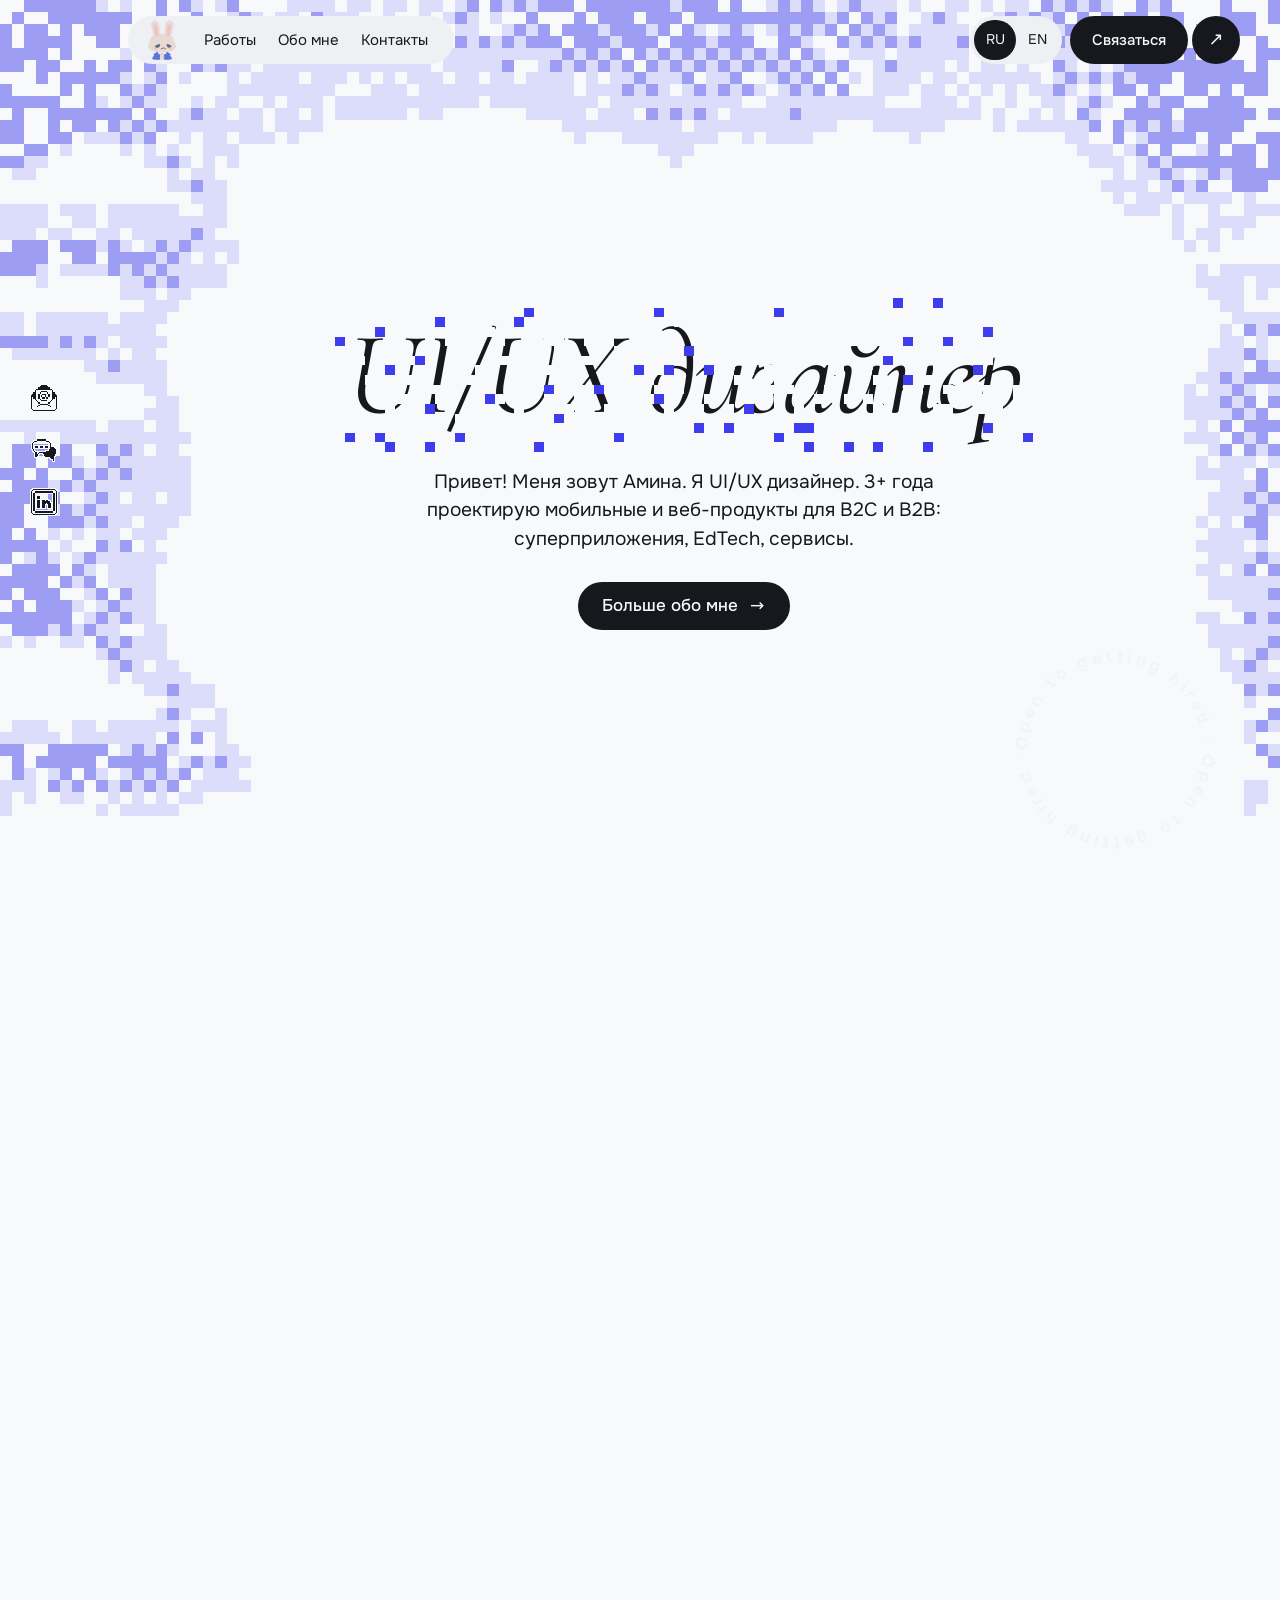
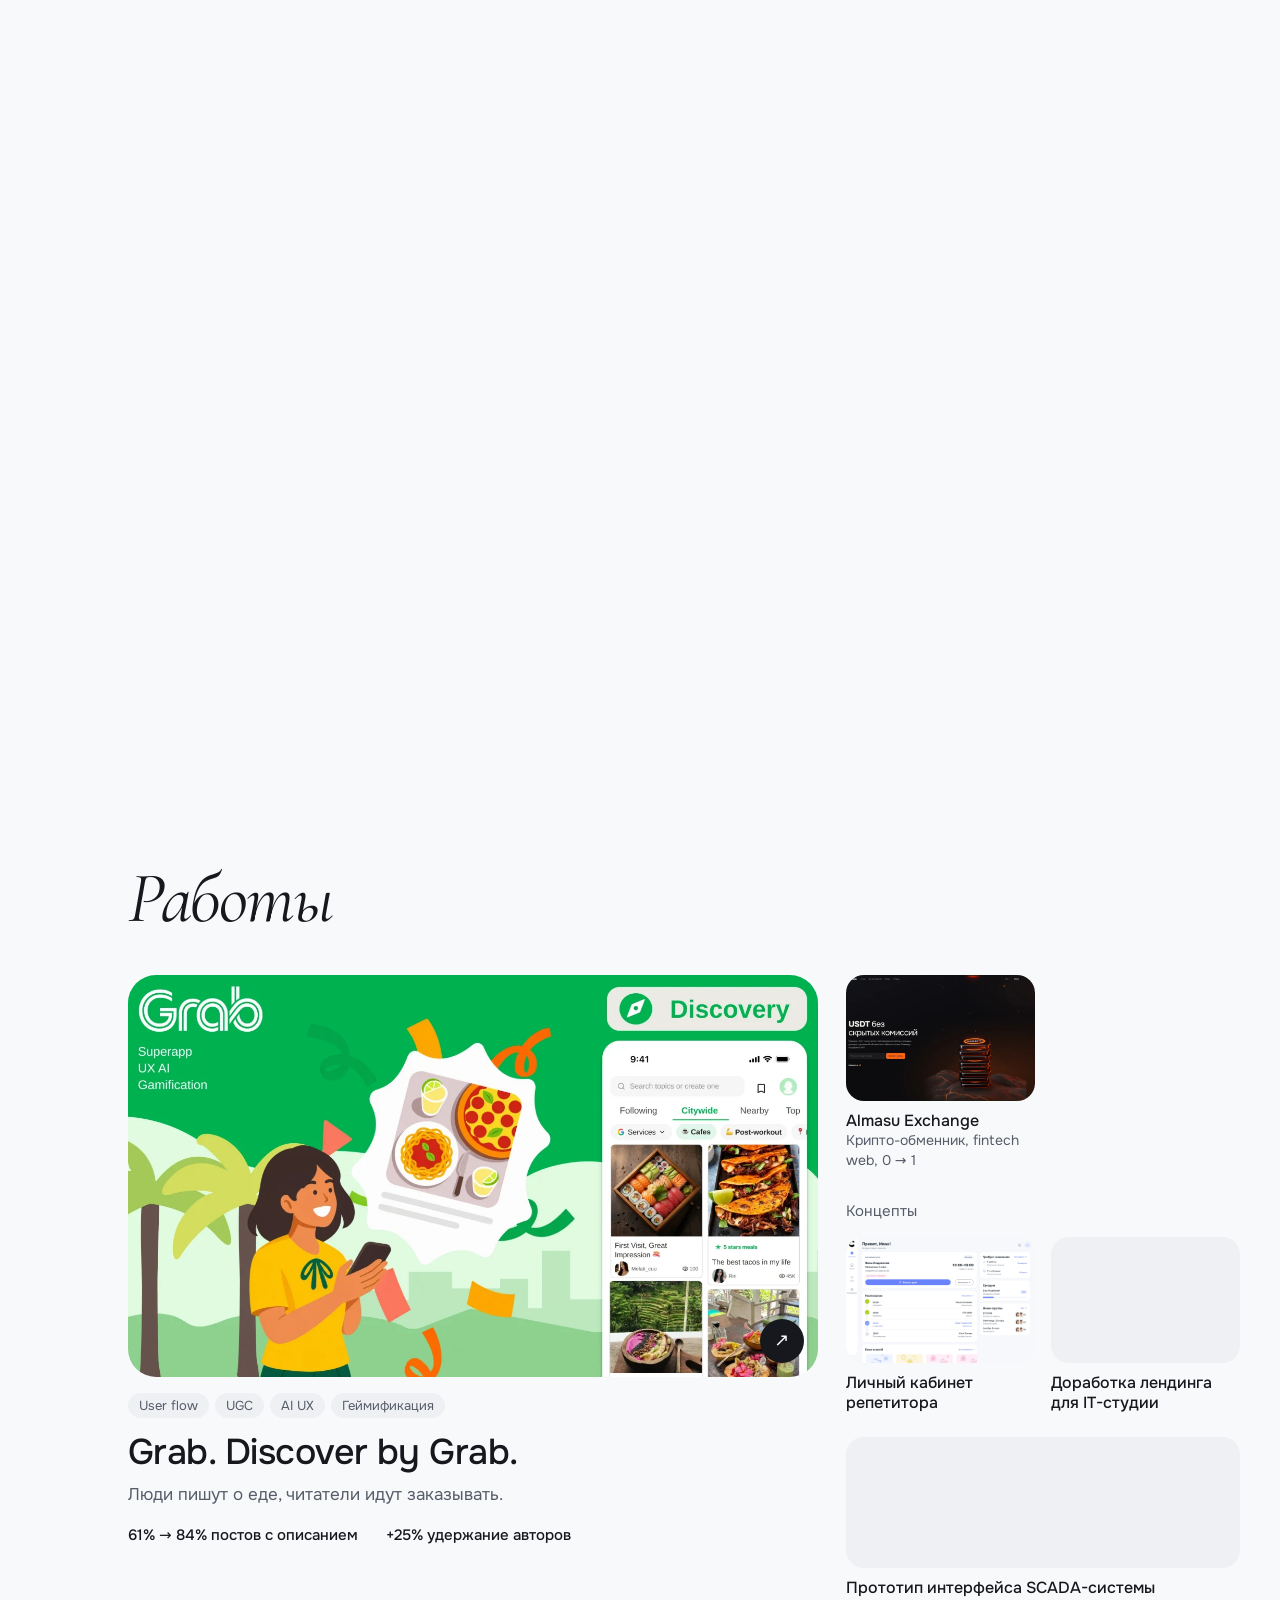
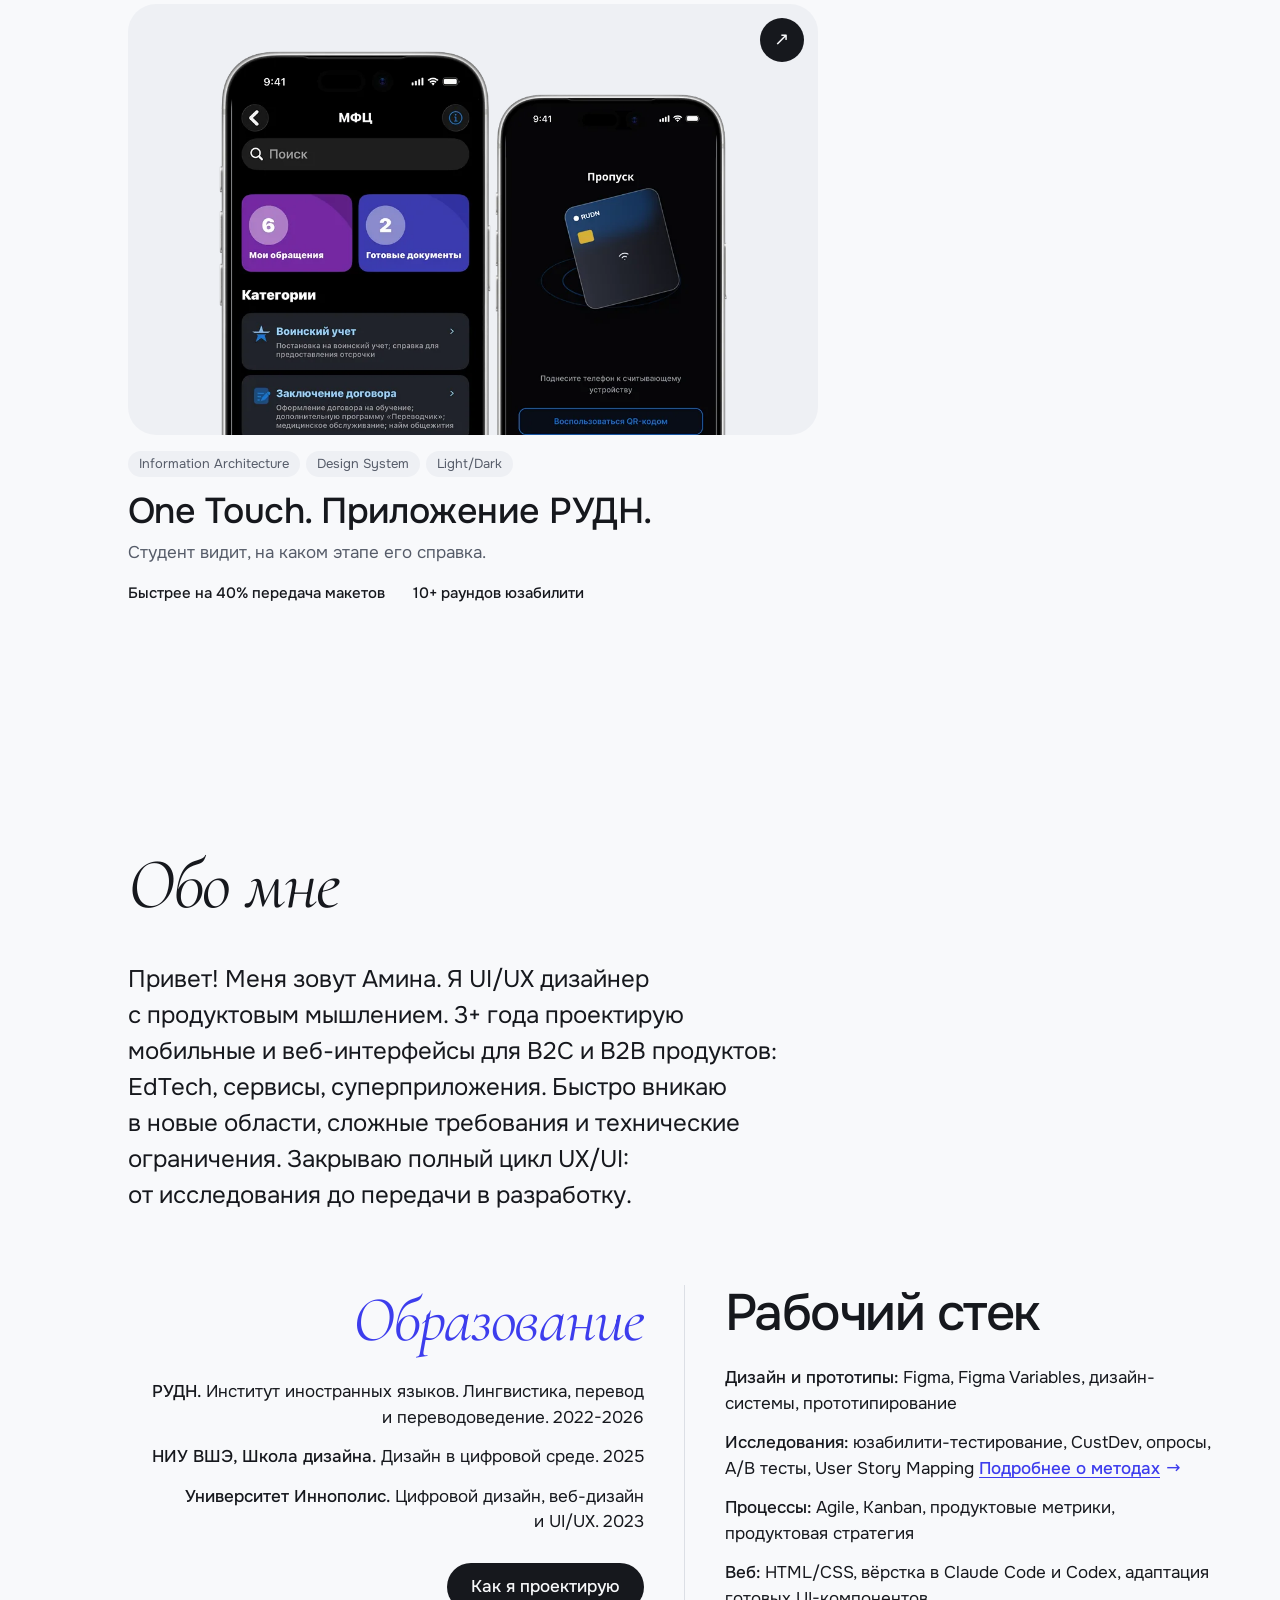
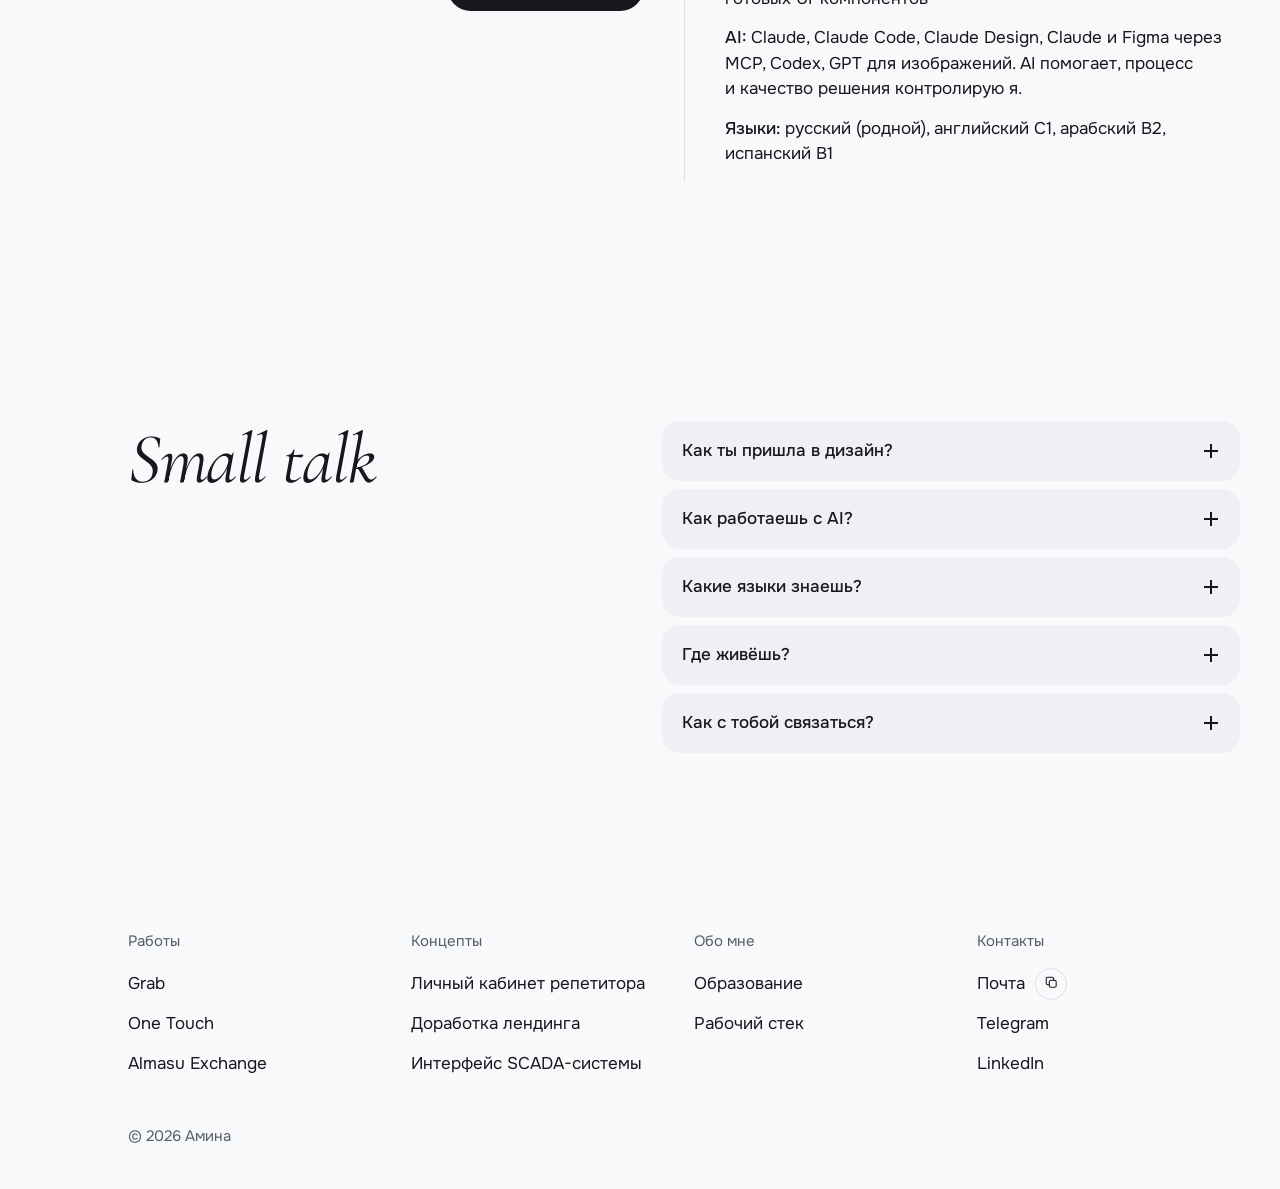
<file: index.html>
<!doctype html>
<html lang="ru">
<head>
<meta charset="utf-8">
<meta name="viewport" content="width=device-width, initial-scale=1">
<title data-i18n="titles.home">Амина. UI/UX дизайнер</title>
<meta name="description" content="UI/UX дизайнер. 3+ года проектирую мобильные и веб-продукты для B2C и B2B: суперприложения, EdTech, сервисы.">
<meta name="theme-color" content="#f8f9fb">
<link rel="icon" type="image/png" sizes="32x32" href="assets/icons/favicon-32.png">
<link rel="apple-touch-icon" href="assets/icons/apple-touch-icon.png">
<link rel="preload" href="assets/fonts/cormorant-cyrillic-wght-italic.woff2" as="font" type="font/woff2" crossorigin>
<link rel="preload" href="assets/fonts/onest-cyrillic-wght-normal.woff2" as="font" type="font/woff2" crossorigin>
<link rel="stylesheet" href="css/main.css">
<script type="module" src="js/main.js"></script>
</head>
<body id="top">
<a class="skip-link" href="#main" data-i18n="ui.skip">Перейти к содержанию</a>
<aside class="quick-links" aria-label="Быстрые ссылки" data-i18n-aria="ui.quickLabel">
  <ul><li><a href="mailto:amzzdd@mail.ru"><svg class="icon-pixel" viewBox="0 0 32 32" shape-rendering="crispEdges" aria-hidden="true"><path d="M30.48 12.19V10.67H28.95V9.14H27.43V6.1H25.91V18.29H27.43V16.76H28.95V15.24H30.48V28.95H32V12.19H30.48Z"/><path d="M30.48 28.95H28.95V30.48H30.48V28.95Z"/><path d="M28.95 30.48H3.05V32H28.95V30.48Z"/><path d="M25.91 18.29H24.38V19.81H25.91V18.29Z"/><path d="M24.38 25.91H22.86V27.43H24.38V25.91Z"/><path d="M24.38 19.81H22.86V21.33H24.38V19.81Z"/><path d="M22.86 24.38H21.33V25.91H22.86V24.38Z"/><path d="M22.86 21.33H21.33V22.86H22.86V21.33Z"/><path d="M22.86 10.67H21.33V15.24H22.86V10.67Z"/><path d="M21.33 9.14H19.81V10.67H21.33V9.14Z"/><path d="M21.33 22.86H10.67V24.38H21.33V22.86Z"/><path d="M21.33 15.24H18.29V16.76H21.33V15.24Z"/><path d="M18.29 10.67H13.72V12.19H16.76V15.24H18.29V10.67Z"/><path d="M16.76 15.24H13.72V16.76H16.76V15.24Z"/><path d="M19.81 7.62H12.19V9.14H19.81V7.62Z"/><path d="M19.81 18.29H12.19V19.81H19.81V18.29Z"/><path d="M13.72 12.19H12.19V15.24H13.72V12.19Z"/><path d="M12.19 16.76H10.67V18.29H12.19V16.76Z"/><path d="M12.19 9.14H10.67V10.67H12.19V9.14Z"/><path d="M10.67 24.38H9.14V25.91H10.67V24.38Z"/><path d="M10.67 21.33H9.14V22.86H10.67V21.33Z"/><path d="M10.67 10.67H9.14V16.76H10.67V10.67Z"/><path d="M9.14 25.91H7.62V27.43H9.14V25.91Z"/><path d="M9.14 19.81H7.62V21.33H9.14V19.81Z"/><path d="M25.91 6.1V4.57H22.86V3.05H21.33V1.52H19.81V0H12.19V1.52H10.67V3.05H9.14V4.57H6.1V6.1H25.91Z"/><path d="M7.62 18.29H6.1V19.81H7.62V18.29Z"/><path d="M3.05 28.95H1.52V30.48H3.05V28.95Z"/><path d="M1.52 15.24H3.05V16.76H4.57V18.29H6.1V6.1H4.57V9.14H3.05V10.67H1.52V12.19H0V28.95H1.52V15.24Z"/></svg><span class="quick-tip" data-i18n="ui.tips.email">Написать на почту</span></a></li><li><a href="https://t.me/yaazzdd" target="_blank" rel="noopener"><svg class="icon-pixel" viewBox="0 0 32 32" shape-rendering="crispEdges" aria-hidden="true"><path d="M22.1 15.24V16.76H19.05V18.29H9.91V19.81H14.48V21.33H16V22.86H17.53V24.38H23.62V25.9H25.15V27.43H26.67V28.95H28.19V22.86H29.72V21.33H31.24V15.24H29.72V13.71H28.19V12.19H25.15V7.62H23.62V15.24H22.1Z"/><path d="M23.62 6.09H22.1V7.62H23.62V6.09Z"/><path d="M20.57 10.67H17.53V13.71H20.57V10.67Z"/><path d="M22.1 4.57H19.05V6.09H22.1V4.57Z"/><path d="M14.48 10.67H11.43V13.71H14.48V10.67Z"/><path d="M9.91 19.81H8.38V21.33H9.91V19.81Z"/><path d="M19.05 3.05H6.86V4.57H19.05V3.05Z"/><path d="M6.86 18.29H5.34V24.38H6.86V22.86H8.38V21.33H6.86V18.29Z"/><path d="M8.38 10.67H5.34V13.71H8.38V10.67Z"/><path d="M6.86 4.57H3.81V6.09H6.86V4.57Z"/><path d="M5.34 16.76H3.81V18.29H5.34V16.76Z"/><path d="M3.81 15.24H2.29V16.76H3.81V15.24Z"/><path d="M3.81 6.09H2.29V7.62H3.81V6.09Z"/><path d="M2.29 7.62H0.76V15.24H2.29V7.62Z"/></svg><span class="quick-tip" data-i18n="ui.tips.telegram">Написать в Telegram</span></a></li><li><a href="https://www.linkedin.com/in/aminauxui" target="_blank" rel="noopener"><svg class="icon-pixel" viewBox="0 0 32 32" shape-rendering="crispEdges" aria-hidden="true"><path d="M32 3.05H30.47V28.95H32V3.05Z"/><path d="M30.47 28.95H28.95V30.48H30.47V28.95Z"/><path d="M30.47 1.52H28.95V3.05H30.47V1.52Z"/><path d="M28.95 4.57H27.42V27.43H28.95V4.57Z"/><path d="M28.95 30.48H3.04V32H28.95V30.48Z"/><path d="M27.42 27.43H4.57V28.95H27.42V27.43Z"/><path d="M22.85 15.24H21.33V13.71H18.28V15.24H16.76V13.71H13.71V22.86H16.76V18.29H18.28V16.76H19.81V18.29H21.33V22.86H24.38V16.76H22.85V15.24Z"/><path d="M10.66 13.71H7.61V22.86H10.66V13.71Z"/><path d="M10.66 9.14H7.61V12.19H10.66V9.14Z"/><path d="M27.42 3.05H4.57V4.57H27.42V3.05Z"/><path d="M28.95 0H3.04V1.52H28.95V0Z"/><path d="M4.57 4.57H3.04V27.43H4.57V4.57Z"/><path d="M3.04 28.95H1.52V30.48H3.04V28.95Z"/><path d="M3.04 1.52H1.52V3.05H3.04V1.52Z"/><path d="M1.52 3.05H0V28.95H1.52V3.05Z"/></svg><span class="quick-tip" data-i18n="ui.tips.linkedin">Открыть LinkedIn</span></a></li></ul>
</aside>
<div class="page">
<header class="site-header">
  <div class="nav-pill">
    <a class="brand" href="index.html"><img src="assets/images/bunny-nav.webp" alt="Портфолио" data-i18n-alt="ui.navBrand" width="111" height="160" decoding="async"></a>
    <nav aria-label="Основная навигация" data-i18n-aria="ui.navLabel">
      <ul><li><a href="#works" data-i18n="ui.nav.works">Работы</a></li><li><a href="#about" data-i18n="ui.nav.about">Обо мне</a></li><li><a href="#contacts" data-i18n="ui.nav.contacts">Контакты</a></li></ul>
    </nav>
  </div>
  
  <div class="header-actions">
    <div class="lang" role="group" aria-label="Язык сайта" data-i18n-aria="ui.langLabel">
      <button type="button" data-lang="ru" aria-pressed="true">RU</button>
      <button type="button" data-lang="en" aria-pressed="false">EN</button>
    </div>
    <a class="header-cta" href="https://t.me/yaazzdd" target="_blank" rel="noopener"><span class="header-cta-label" data-i18n="ui.cta">Связаться</span><span class="header-cta-arrow"><span class="arrow-roll arrow-roll--ne" data-arrow="↗" aria-hidden="true"></span></span></a>
  </div>
</header>
<p class="lang-notice" data-i18n="ui.translationPending" lang="en" hidden>English version: translation pending</p>
<main id="main" tabindex="-1">
<div class="hero-stage">
<div class="hero-pin">
<canvas class="hero-texture" aria-hidden="true"></canvas>
<section class="hero">
  <h1><canvas class="hero-erase" aria-hidden="true"></canvas><span data-i18n="home.hero.titleStart">UI/UX</span><span class="hero-slot" aria-hidden="true"><canvas class="hero-tile" width="16" height="12"></canvas></span> <span data-i18n="home.hero.titleEnd">дизайнер</span></h1>
  <p class="lead" data-i18n="home.hero.subtitle">Привет! Меня зовут Амина. Я UI/UX дизайнер. 3+ года проектирую мобильные и веб-продукты для B2C и B2B: суперприложения, EdTech, сервисы.</p>
  <div class="hero-actions">
    <p><a class="button" href="#about"><span data-i18n="home.hero.link">Больше обо мне</span> <span class="arrow-roll arrow-roll--e" data-arrow="→" aria-hidden="true"></span></a></p>
    <p class="visually-hidden" lang="en" data-i18n="home.hero.badge">Open to getting hired</p>
  </div>
</section>
<div class="hero-ring" aria-hidden="true" hidden>
  <svg viewBox="0 0 200 200">
    <defs><path id="ring-path" d="M100 100m-80 0a80 80 0 1 1 160 0a80 80 0 1 1-160 0"/></defs>
    <text><textPath href="#ring-path" textLength="498" lengthAdjust="spacing">Open to getting hired · Open to getting hired ·</textPath></text>
  </svg>
</div>
</div>
</div>

<section id="works" class="section">
  <h2 data-i18n="home.works.title">Работы</h2>
  <div class="works-layout">
    <div class="works-main">
      <article class="work-card work-card--large"><div class="card-media card-media--cover"><img src="assets/images/grab/cover-discovery.webp" alt="Обложка Grab Discovery: девушка со смартфоном, карточка с едой и экран ленты Discovery" data-i18n-alt="home.works.featured.0.alt" width="1324" height="772" decoding="async" loading="lazy"><span class="card-arrow" aria-hidden="true"><span class="card-arrow-label"><span data-i18n="ui.view">Смотреть</span></span><span class="arrow-roll arrow-roll--ne" data-arrow="↗" aria-hidden="true"></span></span></div><ul class="tags" aria-label="Теги" data-i18n-aria="ui.tagsLabel"><li data-i18n="home.works.featured.0.tags.0">User flow</li><li data-i18n="home.works.featured.0.tags.1">UGC</li><li data-i18n="home.works.featured.0.tags.2">AI UX</li><li data-i18n="home.works.featured.0.tags.3">Геймификация</li></ul><h3><a href="cases/grab.html" data-transition data-i18n="home.works.featured.0.title">Grab. Discover by Grab.</a></h3><p data-i18n="home.works.featured.0.desc">Люди пишут о еде, читатели идут заказывать.</p><ul class="card-stats"><li data-i18n="home.works.featured.0.stats.0">61% → 84% постов с описанием</li><li data-i18n="home.works.featured.0.stats.1">+25% удержание авторов</li></ul></article>
<article class="work-card work-card--large"><div class="card-media"><img src="assets/images/onetouch-card-mfc.webp" alt="Два экрана приложения РУДН: раздел МФЦ и пропуск в тёмной теме" data-i18n-alt="home.works.featured.1.alt" width="834" height="630" decoding="async" loading="lazy"><span class="card-arrow" aria-hidden="true"><span class="card-arrow-label"><span data-i18n="ui.view">Смотреть</span></span><span class="arrow-roll arrow-roll--ne" data-arrow="↗" aria-hidden="true"></span></span></div><ul class="tags" aria-label="Теги" data-i18n-aria="ui.tagsLabel"><li data-i18n="home.works.featured.1.tags.0">Information Architecture</li><li data-i18n="home.works.featured.1.tags.1">Design System</li><li data-i18n="home.works.featured.1.tags.2">Light/Dark</li></ul><h3><a href="cases/onetouch.html" data-transition data-i18n="home.works.featured.1.title">One Touch. Приложение РУДН.</a></h3><p data-i18n="home.works.featured.1.desc">Студент видит, на каком этапе его справка.</p><ul class="card-stats"><li data-i18n="home.works.featured.1.stats.0">Быстрее на 40% передача макетов</li><li data-i18n="home.works.featured.1.stats.1">10+ раундов юзабилити</li></ul></article>
    </div>
    <aside class="works-side" aria-label="Дополнительные работы" data-i18n-aria="ui.moreWorksLabel">
      <article class="work-card"><div class="card-media"><img src="assets/video/almasu/hero.webp" alt="Первый экран сайта Almasu Exchange: USDT без скрытых комиссий" data-i18n-alt="home.works.more.0.alt" width="1600" height="900" decoding="async" loading="lazy"></div><h3><a href="works/almasu.html" data-transition data-i18n="home.works.more.0.title">Almasu Exchange</a></h3><p data-i18n="home.works.more.0.desc">Крипто-обменник, fintech web, 0 → 1</p></article>
      <h3 class="side-title" data-i18n="home.works.conceptsTitle">Концепты</h3>
      <article class="work-card"><div class="card-media"><img src="assets/images/concepts/tutor/v2-desktop-wide.webp" alt="Главная страница личного кабинета репетитора: ближайший урок, расписание и «Требует внимания»" data-i18n-alt="home.works.concepts.0.alt" width="2000" height="1656" decoding="async" loading="lazy"></div><h3><a href="works/concept-tutor.html" data-transition data-i18n="home.works.concepts.0.title">Личный кабинет репетитора</a></h3></article>
<article class="work-card"><div class="card-media"><img src="assets/images/concepts/landing-it-studio.webp" alt="Блок проектов на лендинге IT-студии" data-i18n-alt="home.works.concepts.1.alt" width="1000" height="684" decoding="async" loading="lazy"></div><h3><a href="works/concept-landing.html" data-transition data-i18n="home.works.concepts.1.title">Доработка лендинга для IT-студии</a></h3></article>
<article class="work-card"><div class="card-media"><img src="assets/images/concepts/scada/flow-2-tree.webp" alt="Окно desktop-интерфейса SCADA" data-i18n-alt="home.works.concepts.2.alt" width="1800" height="1012" decoding="async" loading="lazy"></div><h3><a href="works/concept-scada.html" data-transition data-i18n="home.works.concepts.2.title">Прототип интерфейса SCADA-системы</a></h3></article>
    </aside>
  </div>
</section>

<section id="about" class="section">
  <h2 data-i18n="home.about.title">Обо мне</h2>
  <p class="about-intro" data-i18n="home.about.intro">Привет! Меня зовут Амина. Я UI/UX дизайнер с продуктовым мышлением. 3+ года проектирую мобильные и веб-интерфейсы для B2C и B2B продуктов: EdTech, сервисы, суперприложения. Быстро вникаю в новые области, сложные требования и технические ограничения. Закрываю полный цикл UX/UI: от исследования до передачи в разработку.</p>
  <div class="about-columns">
    <div id="education">
      <h3 data-i18n="home.about.educationTitle">Образование</h3>
      <ul><li data-word="Linguistics" data-i18n="home.about.education.0"><strong>РУДН.</strong> Институт иностранных языков. Лингвистика, перевод и переводоведение. 2022-2026</li><li data-word="Digital" data-i18n="home.about.education.1"><strong>НИУ ВШЭ, Школа дизайна.</strong> Дизайн в цифровой среде. 2025</li><li data-word="UI/UX" data-i18n="home.about.education.2"><strong>Университет Иннополис.</strong> Цифровой дизайн, веб-дизайн и UI/UX. 2023</li></ul>
      <button type="button" class="button how-open" data-i18n="home.about.howButton">Как я проектирую</button>
    </div>
    <div id="stack">
      <h3 data-i18n="home.about.stackTitle">Рабочий стек</h3>
      <ul><li data-word="Design" data-i18n="home.about.stack.0"><strong>Дизайн и прототипы:</strong> Figma, Figma Variables, дизайн-системы, прототипирование</li><li data-word="Research"><span data-i18n="home.about.stack.1"><strong>Исследования:</strong> юзабилити-тестирование, CustDev, опросы, A/B тесты, User Story Mapping</span> <button type="button" class="text-link how-open" data-how-target="how-methods"><span data-i18n="home.about.methodsLink">Подробнее о методах</span> <span class="arrow-roll arrow-roll--e" data-arrow="→" aria-hidden="true"></span></button></li><li data-word="Systems" data-i18n="home.about.stack.2"><strong>Процессы:</strong> Agile, Kanban, продуктовые метрики, продуктовая стратегия</li><li data-word="Code" data-i18n="home.about.stack.3"><strong>Веб:</strong> HTML/CSS, вёрстка в Claude Code и Codex, адаптация готовых UI-компонентов</li><li data-word="AI" data-i18n="home.about.stack.4"><strong>AI:</strong> Claude, Claude Code, Claude Design, Claude и Figma через MCP, Codex, GPT для изображений. AI помогает, процесс и качество решения контролирую я.</li><li data-word="Languages" data-i18n="home.about.stack.5"><strong>Языки:</strong> русский (родной), английский C1, арабский B2, испанский B1</li></ul>
    </div>
  </div>
</section>

<section id="small-talk" class="section small-talk">
  <h2 lang="en" data-i18n="home.about.smallTalk.title">Small talk</h2>
  <div class="talk-list">
    <details class="talk-item" name="small-talk">
      <summary data-i18n="home.about.smallTalk.items.0.q">Как ты пришла в дизайн?</summary>
      <p data-i18n="home.about.smallTalk.items.0.a">Я училась на лингвиста и параллельно училась дизайну: курс в Университете Иннополис в 2023 и школа дизайна ВШЭ в 2025. С января 2023 работаю в UI/UX дизайне.</p>
    </details>
    <details class="talk-item" name="small-talk">
      <summary data-i18n="home.about.smallTalk.items.1.q">Как работаешь с AI?</summary>
      <p data-i18n="home.about.smallTalk.items.1.a">Использую Claude, Claude Code, Codex и GPT для логики, прототипов и изображений. Макеты проверяю в Figma вместе с AI-агентами. Решения принимаю сама: AI ускоряет, но не заменяет процесс.</p>
    </details>
    <details class="talk-item" name="small-talk">
      <summary data-i18n="home.about.smallTalk.items.2.q">Какие языки знаешь?</summary>
      <p data-i18n="home.about.smallTalk.items.2.a">Русский родной, английский C1, арабский B2, испанский B1. Это помогает работать с локализацией и с международными командами.</p>
    </details>
    <details class="talk-item" name="small-talk">
      <summary data-i18n="home.about.smallTalk.items.3.q">Где живёшь?</summary>
      <p data-i18n="home.about.smallTalk.items.3.a">Москва. Готова к переезду. Формат работы: гибрид, удалёнка или офис работодателя. Мне всё подходит.</p>
    </details>
    <details class="talk-item" name="small-talk">
      <summary data-i18n="home.about.smallTalk.items.4.q">Как с тобой связаться?</summary>
      <p data-i18n="home.about.smallTalk.items.4.a">Пиши в Telegram или на почту.</p><ul class="contact-rows"><li class="contact-row">
        <span class="contact-label" data-i18n="home.about.smallTalk.items.4.contacts.0.label">Telegram</span>
        <span class="contact-value" data-i18n="home.about.smallTalk.items.4.contacts.0.value">@yaazzdd</span>
        <span class="contact-actions"><button type="button" class="copy-btn" data-copy="@yaazzdd" aria-label="Скопировать" data-i18n-aria="ui.copy" data-copied="Скопировано"><span class="copy-icon"><svg viewBox="0 0 24 24" aria-hidden="true"><rect x="8.5" y="8.5" width="11" height="11" rx="2.5"/><path d="M15.5 8.5V6a2.5 2.5 0 0 0-2.5-2.5H6A2.5 2.5 0 0 0 3.5 6v7A2.5 2.5 0 0 0 6 15.5h2.5"/></svg></span><span class="copy-done"><svg viewBox="0 0 24 24" aria-hidden="true"><path d="m5 12.5 4.5 4.5L19 7.5"/></svg></span></button><a class="button button--accent" href="https://t.me/yaazzdd" target="_blank" rel="noopener"><span data-i18n="ui.write">Написать</span> <span class="arrow-roll arrow-roll--ne" data-arrow="↗" aria-hidden="true"></span></a></span>
      </li><li class="contact-row">
        <span class="contact-label" data-i18n="home.about.smallTalk.items.4.contacts.1.label">Почта</span>
        <span class="contact-value" data-i18n="home.about.smallTalk.items.4.contacts.1.value">amzzdd@mail.ru</span>
        <span class="contact-actions"><button type="button" class="copy-btn" data-copy="amzzdd@mail.ru" aria-label="Скопировать" data-i18n-aria="ui.copy" data-copied="Скопировано"><span class="copy-icon"><svg viewBox="0 0 24 24" aria-hidden="true"><rect x="8.5" y="8.5" width="11" height="11" rx="2.5"/><path d="M15.5 8.5V6a2.5 2.5 0 0 0-2.5-2.5H6A2.5 2.5 0 0 0 3.5 6v7A2.5 2.5 0 0 0 6 15.5h2.5"/></svg></span><span class="copy-done"><svg viewBox="0 0 24 24" aria-hidden="true"><path d="m5 12.5 4.5 4.5L19 7.5"/></svg></span></button><a class="button button--accent" href="mailto:amzzdd@mail.ru"><span data-i18n="ui.write">Написать</span> <span class="arrow-roll arrow-roll--ne" data-arrow="↗" aria-hidden="true"></span></a></span>
      </li></ul>
    </details>
  </div>
</section>

<dialog class="how-dialog" aria-labelledby="how-title">
  <div class="how-body">
    <button type="button" class="how-close" aria-label="Закрыть" data-i18n-aria="ui.close"><span aria-hidden="true">×</span></button>
    <h2 id="how-title" lang="en" data-i18n="home.about.how.title">How I design</h2>
    <p class="eyebrow" data-i18n="home.about.how.eyebrow">Как я работаю</p>
    <h3 class="how-heading" data-i18n="home.about.how.heading">Исследования, гипотезы и итерации</h3>
    <p class="how-lead" data-i18n="home.about.how.lead">Прототип проходит через цикл «фидбек, улучшение, проверка» столько раз, сколько нужно, чтобы решение сработало.</p>
    <p class="how-loop" data-i18n="home.about.how.loop">фидбек → улучшение → проверка</p>
    <ol class="how-steps"><li><span class="how-step-num">01</span><h4 data-i18n="home.about.how.steps.0.title">Цели</h4><p data-i18n="home.about.how.steps.0.text">Уточняю бизнес-цели и собираю сценарии пользователей.</p></li><li><span class="how-step-num">02</span><h4 data-i18n="home.about.how.steps.1.title">Исследование</h4><p data-i18n="home.about.how.steps.1.text">Интервью, аналитика и карта пути пользователя.</p></li><li><span class="how-step-num">03</span><h4 data-i18n="home.about.how.steps.2.title">Прототип</h4><p data-i18n="home.about.how.steps.2.text">Формулирую гипотезы, делаю вайрфреймы и прототипы в Figma.</p></li><li><span class="how-step-num">04</span><h4 data-i18n="home.about.how.steps.3.title">Тест</h4><p data-i18n="home.about.how.steps.3.text">Проверяю решения на пользователях как можно раньше.</p></li><li><span class="how-step-num">05</span><h4 data-i18n="home.about.how.steps.4.title">Метрики</h4><p data-i18n="home.about.how.steps.4.text">После релиза смотрю на данные и ищу, что оптимизировать.</p></li></ol>
    <section id="how-methods" class="how-methods" tabindex="-1" aria-labelledby="how-methods-title">
      <h3 id="how-methods-title" class="how-heading" data-i18n="home.about.how.methods.title">Подбираю метод под вопрос</h3>
      <p class="how-lead" data-i18n="home.about.how.methods.lead">Работаю с качественными и количественными методами, а экспертными быстро нахожу слабые места.</p>
      <div class="method-group">
        <div class="method-head"><h4 data-i18n="home.about.how.methods.groups.0.title">Качественные</h4><p data-i18n="home.about.how.methods.groups.0.hint">почему так происходит</p></div>
        <ul class="method-chips"><li data-i18n="home.about.how.methods.groups.0.items.0">Глубинные интервью</li><li data-i18n="home.about.how.methods.groups.0.items.1">Фокус-группы</li><li data-i18n="home.about.how.methods.groups.0.items.2">Юзабилити-тестирование</li><li data-i18n="home.about.how.methods.groups.0.items.3">Коридорное тестирование</li><li data-i18n="home.about.how.methods.groups.0.items.4">Портреты пользователей</li><li data-i18n="home.about.how.methods.groups.0.items.5">CJM</li><li data-i18n="home.about.how.methods.groups.0.items.6">JTBD</li><li data-i18n="home.about.how.methods.groups.0.items.7">Карточное тестирование</li><li data-i18n="home.about.how.methods.groups.0.items.8">Итерационное тестирование</li></ul>
      </div>
      <div class="method-group">
        <div class="method-head"><h4 data-i18n="home.about.how.methods.groups.1.title">Количественные</h4><p data-i18n="home.about.how.methods.groups.1.hint">сколько и где</p></div>
        <ul class="method-chips"><li data-i18n="home.about.how.methods.groups.1.items.0">A/B-тестирование</li><li data-i18n="home.about.how.methods.groups.1.items.1">Анализ метрик</li><li data-i18n="home.about.how.methods.groups.1.items.2">Тепловые карты</li><li data-i18n="home.about.how.methods.groups.1.items.3">Онлайн-опросы</li><li data-i18n="home.about.how.methods.groups.1.items.4">Анализ веб-трафика</li><li data-i18n="home.about.how.methods.groups.1.items.5">Проверка статистических гипотез</li><li data-i18n="home.about.how.methods.groups.1.items.6">Анализ обращений в поддержку</li></ul>
      </div>
      <div class="method-group">
        <div class="method-head"><h4 data-i18n="home.about.how.methods.groups.2.title">Экспертные</h4><p data-i18n="home.about.how.methods.groups.2.hint">что улучшить</p></div>
        <ul class="method-chips"><li data-i18n="home.about.how.methods.groups.2.items.0">UX-аудит</li><li data-i18n="home.about.how.methods.groups.2.items.1">Бенчмаркинг</li><li data-i18n="home.about.how.methods.groups.2.items.2">Составление и проверка гипотез</li><li data-i18n="home.about.how.methods.groups.2.items.3">Конкурентный анализ</li><li data-i18n="home.about.how.methods.groups.2.items.4">Дизайн-ревью</li><li data-i18n="home.about.how.methods.groups.2.items.5">Discovery</li></ul>
      </div>
    </section>
  </div>
</dialog>
</main>
<footer class="site-footer">
  <nav class="footer-columns" aria-label="Навигация в футере" data-i18n-aria="ui.footerLabel">
    <div>
      <h2 data-i18n="ui.footer.works">Работы</h2>
      <ul><li><a href="cases/grab.html" data-i18n="ui.footer.grab">Grab</a></li><li><a href="cases/onetouch.html" data-i18n="ui.footer.onetouch">One Touch</a></li><li><a href="works/almasu.html" data-i18n="ui.footer.almasu">Almasu Exchange</a></li></ul>
    </div>
    <div>
      <h2 data-i18n="ui.footer.concepts">Концепты</h2>
      <ul><li><a href="works/concept-tutor.html" data-i18n="ui.footer.tutor">Личный кабинет репетитора</a></li><li><a href="works/concept-landing.html" data-i18n="ui.footer.landing">Доработка лендинга</a></li><li><a href="works/concept-scada.html" data-i18n="ui.footer.scada">Интерфейс SCADA-системы</a></li></ul>
    </div>
    <div>
      <h2 data-i18n="ui.footer.about">Обо мне</h2>
      <ul><li><a href="index.html#education" data-i18n="ui.footer.education">Образование</a></li><li><a href="index.html#stack" data-i18n="ui.footer.stack">Рабочий стек</a></li></ul>
    </div>
    <div id="contacts">
      <h2 data-i18n="ui.footer.contacts">Контакты</h2>
      <ul><li><a href="mailto:amzzdd@mail.ru" data-i18n="ui.links.email">Почта</a><button type="button" class="copy-btn" data-copy="amzzdd@mail.ru" aria-label="Скопировать" data-i18n-aria="ui.copy" data-copied="Скопировано"><span class="copy-icon"><svg viewBox="0 0 24 24" aria-hidden="true"><rect x="8.5" y="8.5" width="11" height="11" rx="2.5"/><path d="M15.5 8.5V6a2.5 2.5 0 0 0-2.5-2.5H6A2.5 2.5 0 0 0 3.5 6v7A2.5 2.5 0 0 0 6 15.5h2.5"/></svg></span><span class="copy-done"><svg viewBox="0 0 24 24" aria-hidden="true"><path d="m5 12.5 4.5 4.5L19 7.5"/></svg></span></button></li><li><a href="https://t.me/yaazzdd" target="_blank" rel="noopener" data-i18n="ui.links.telegram">Telegram</a></li><li><a href="https://www.linkedin.com/in/aminauxui" target="_blank" rel="noopener" data-i18n="ui.links.linkedin">LinkedIn</a></li></ul>
    </div>
  </nav>
  <p class="copyright" data-i18n="ui.copyright">© 2026 Амина</p>
</footer>
</div>
<a class="to-top" href="#top" aria-label="Наверх" data-i18n-aria="ui.toTop"><span class="arrow-roll arrow-roll--up" data-arrow="↑" aria-hidden="true"></span></a>
</body>
</html>
</file>
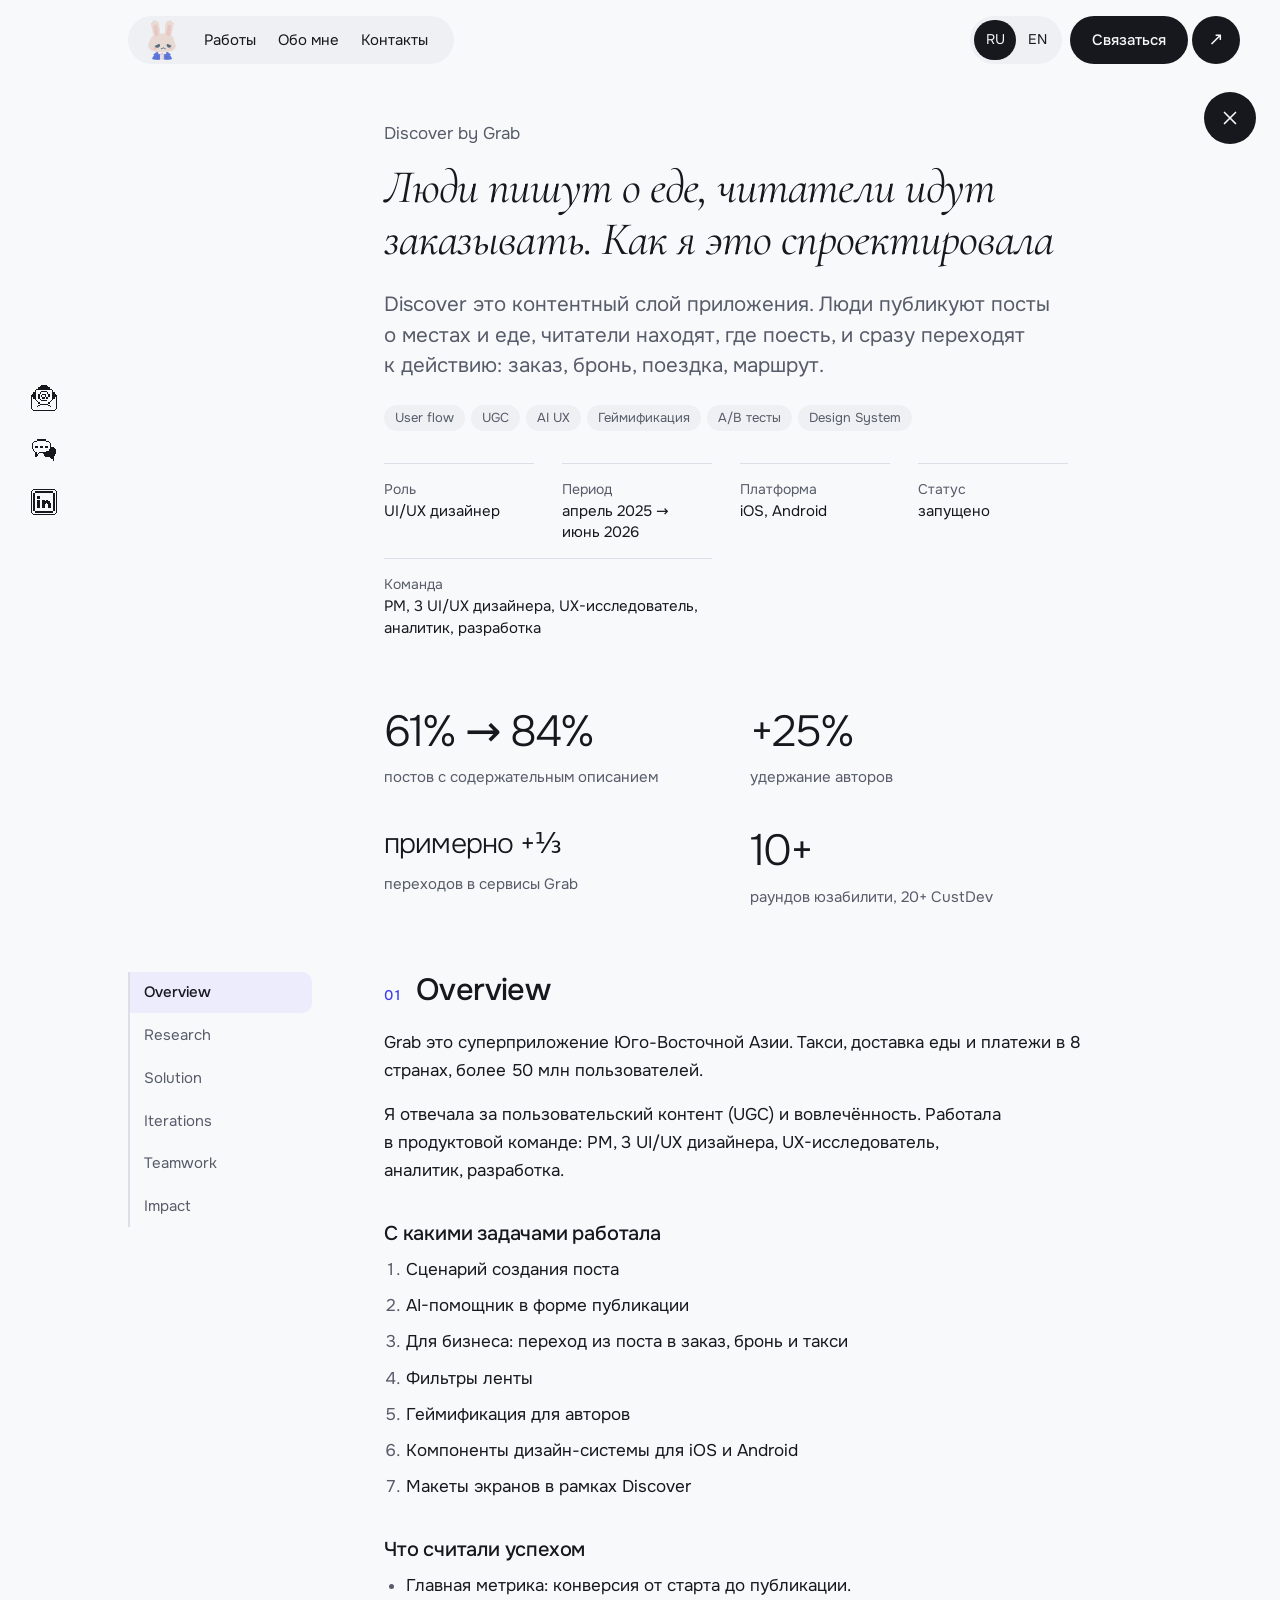
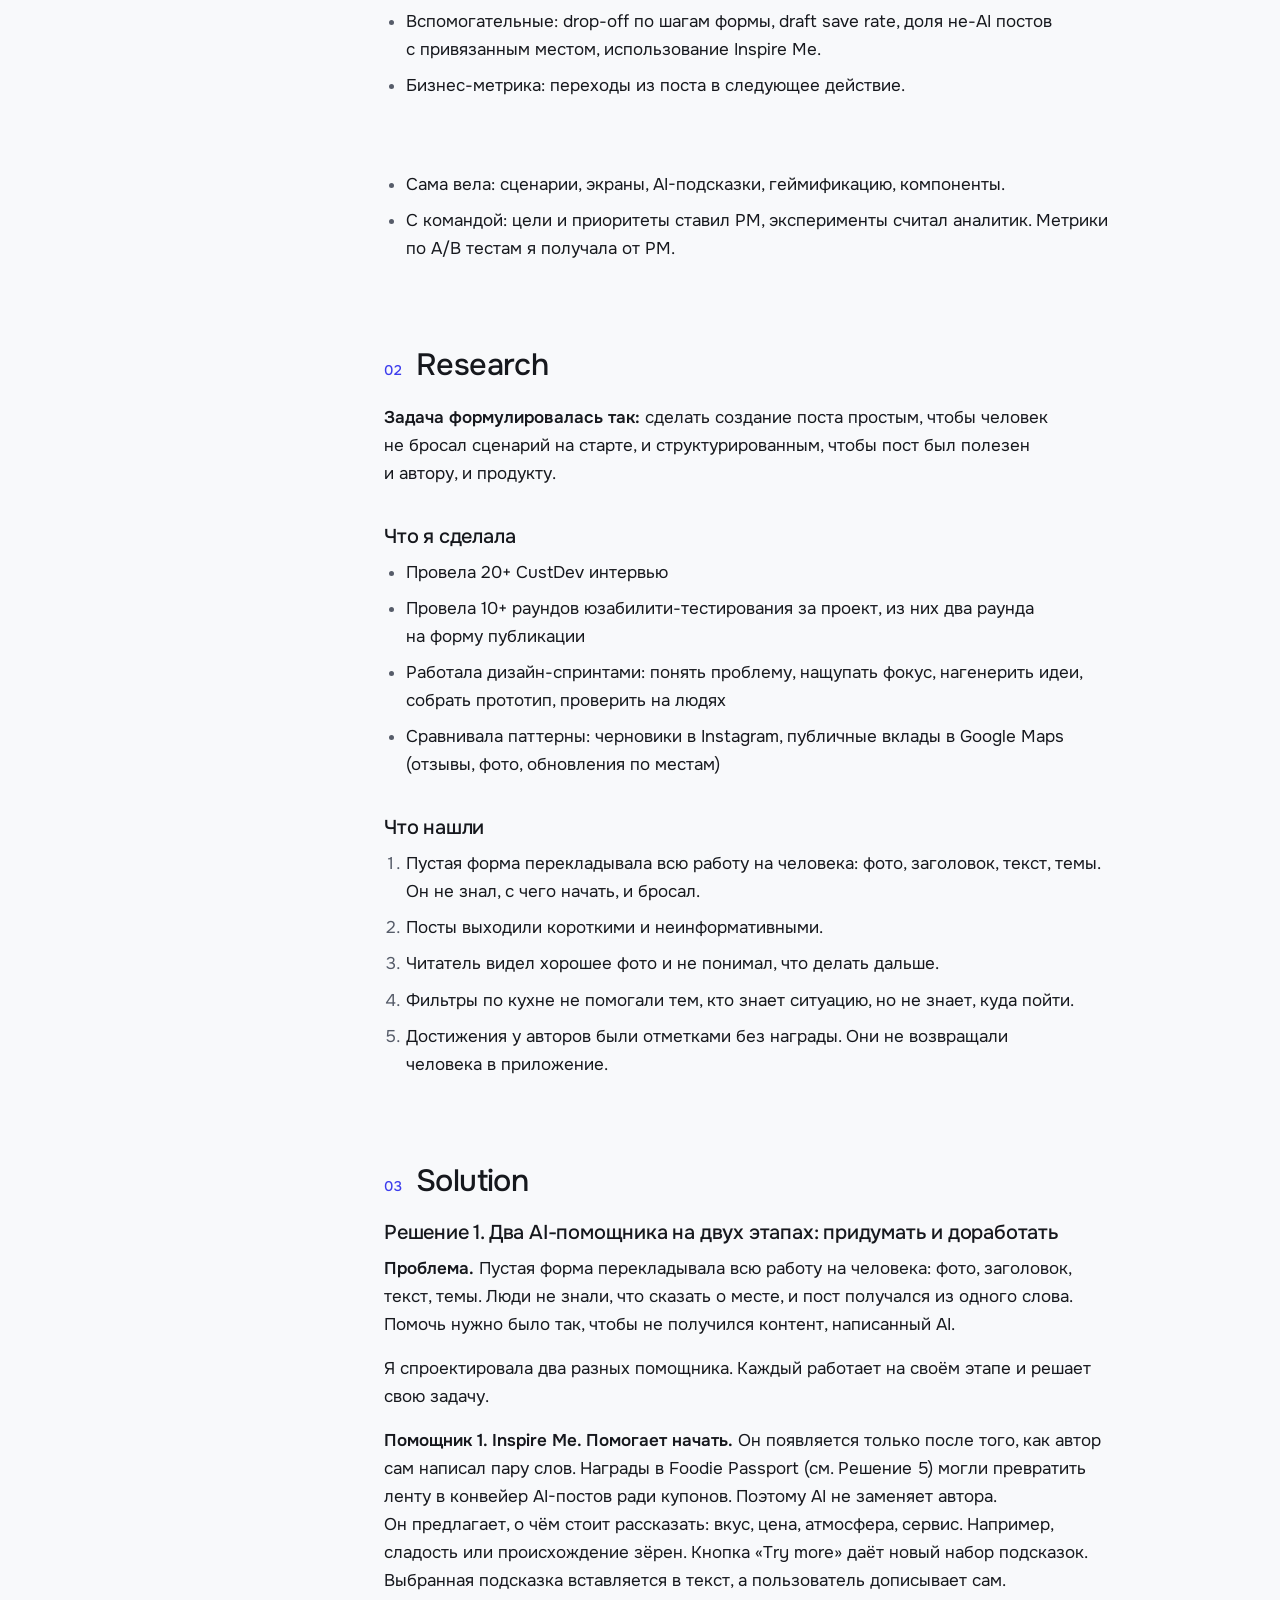
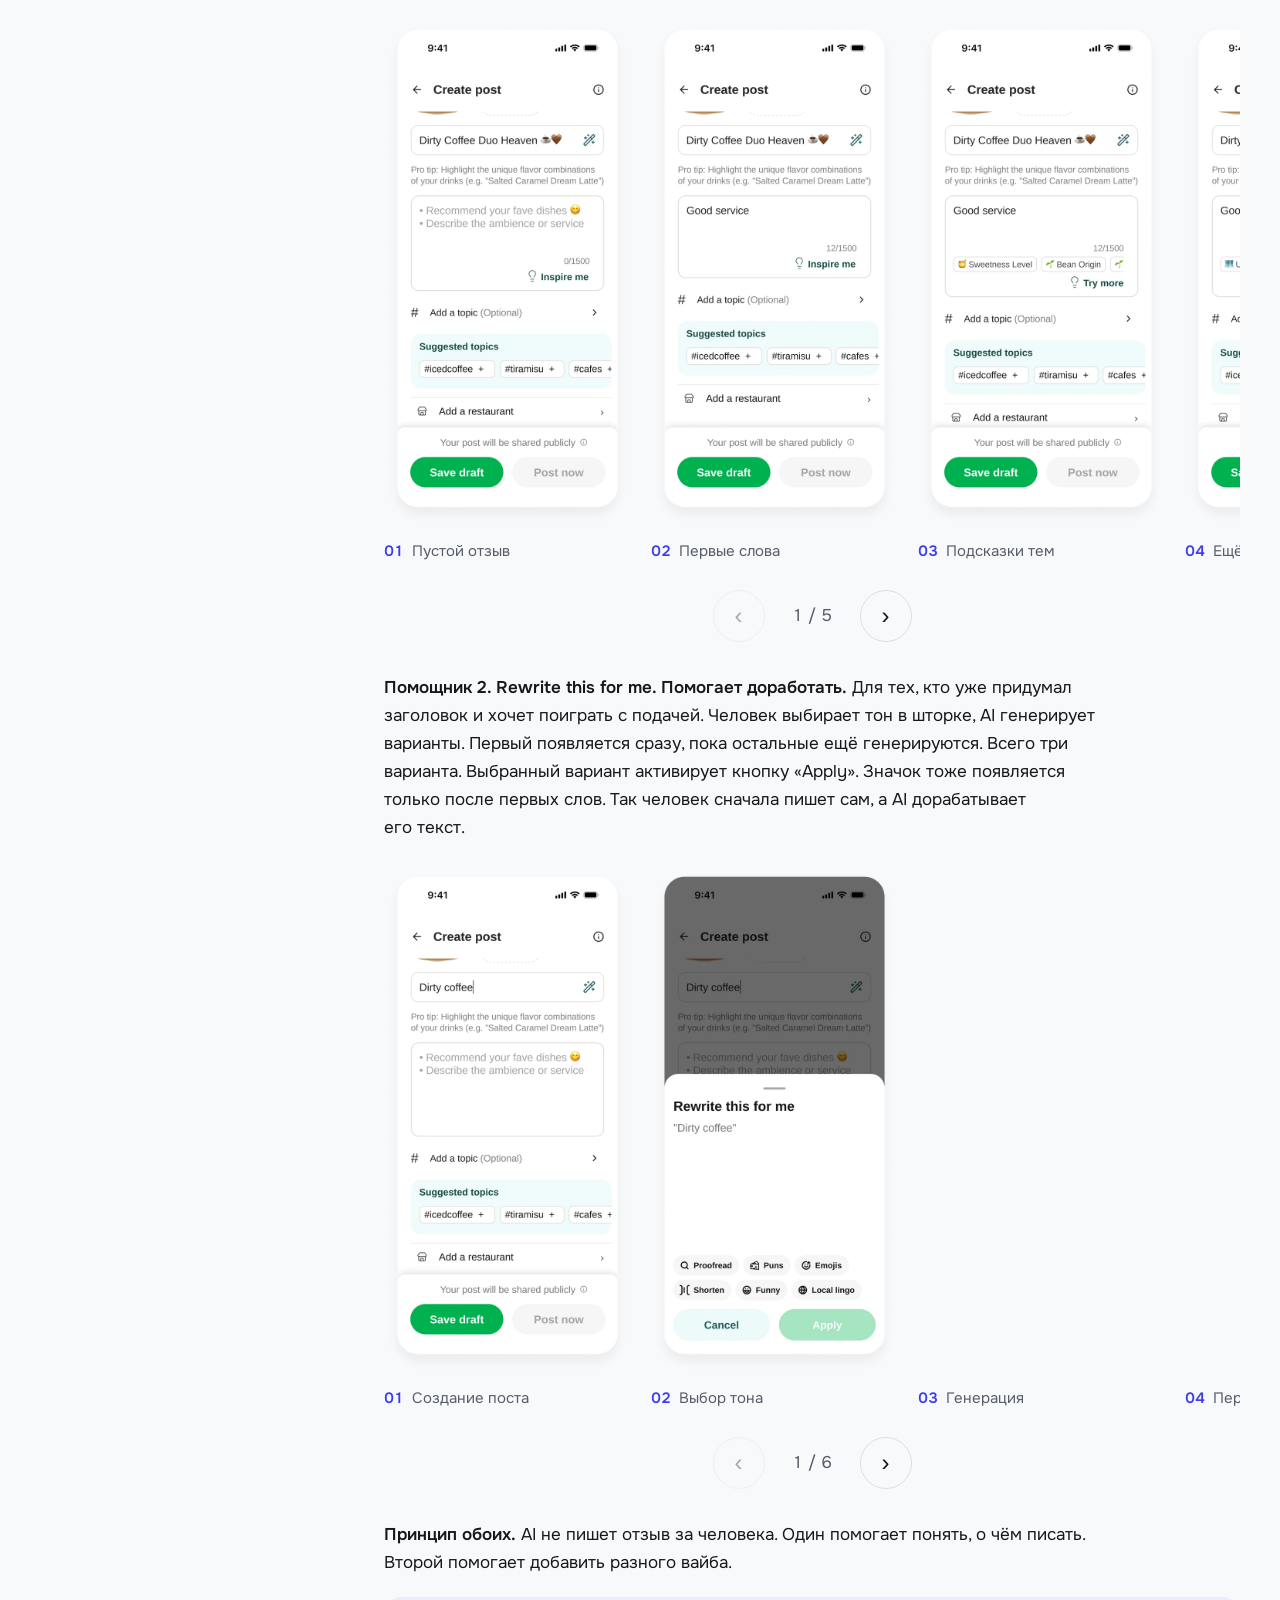
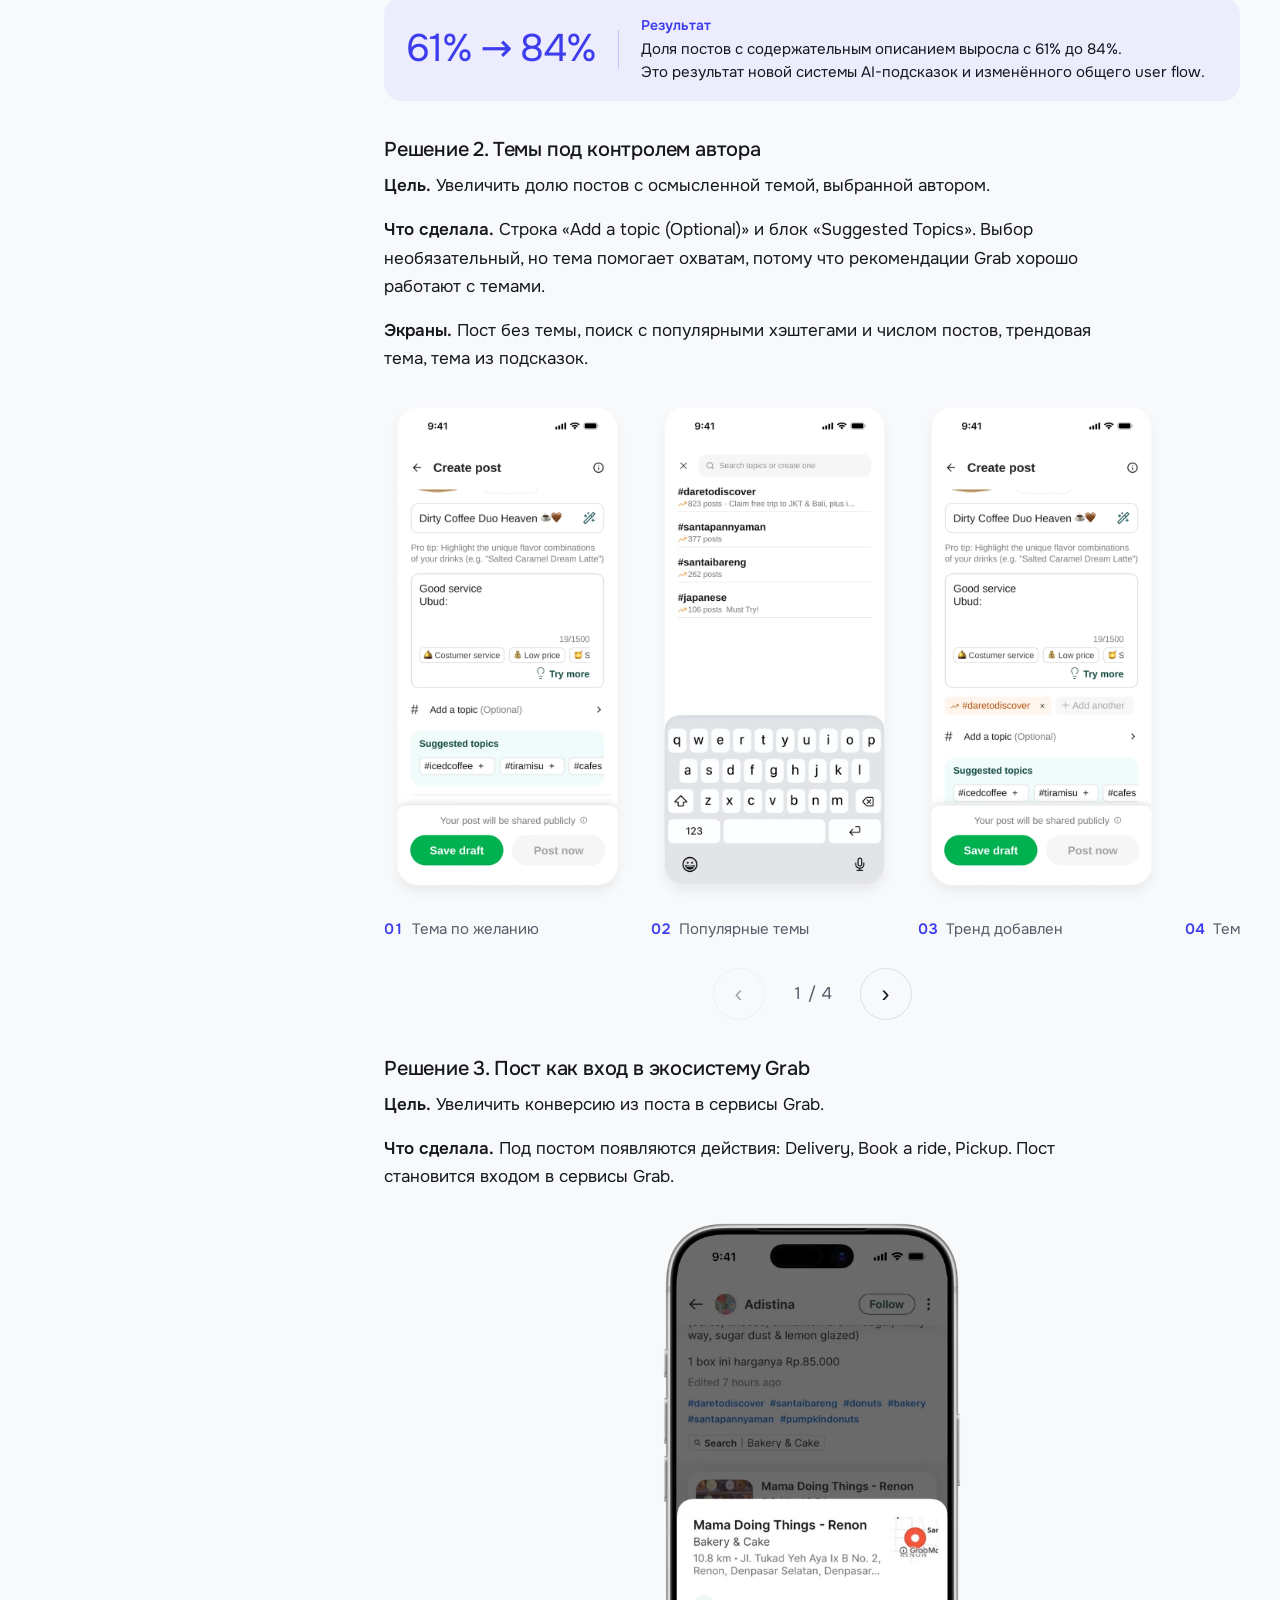
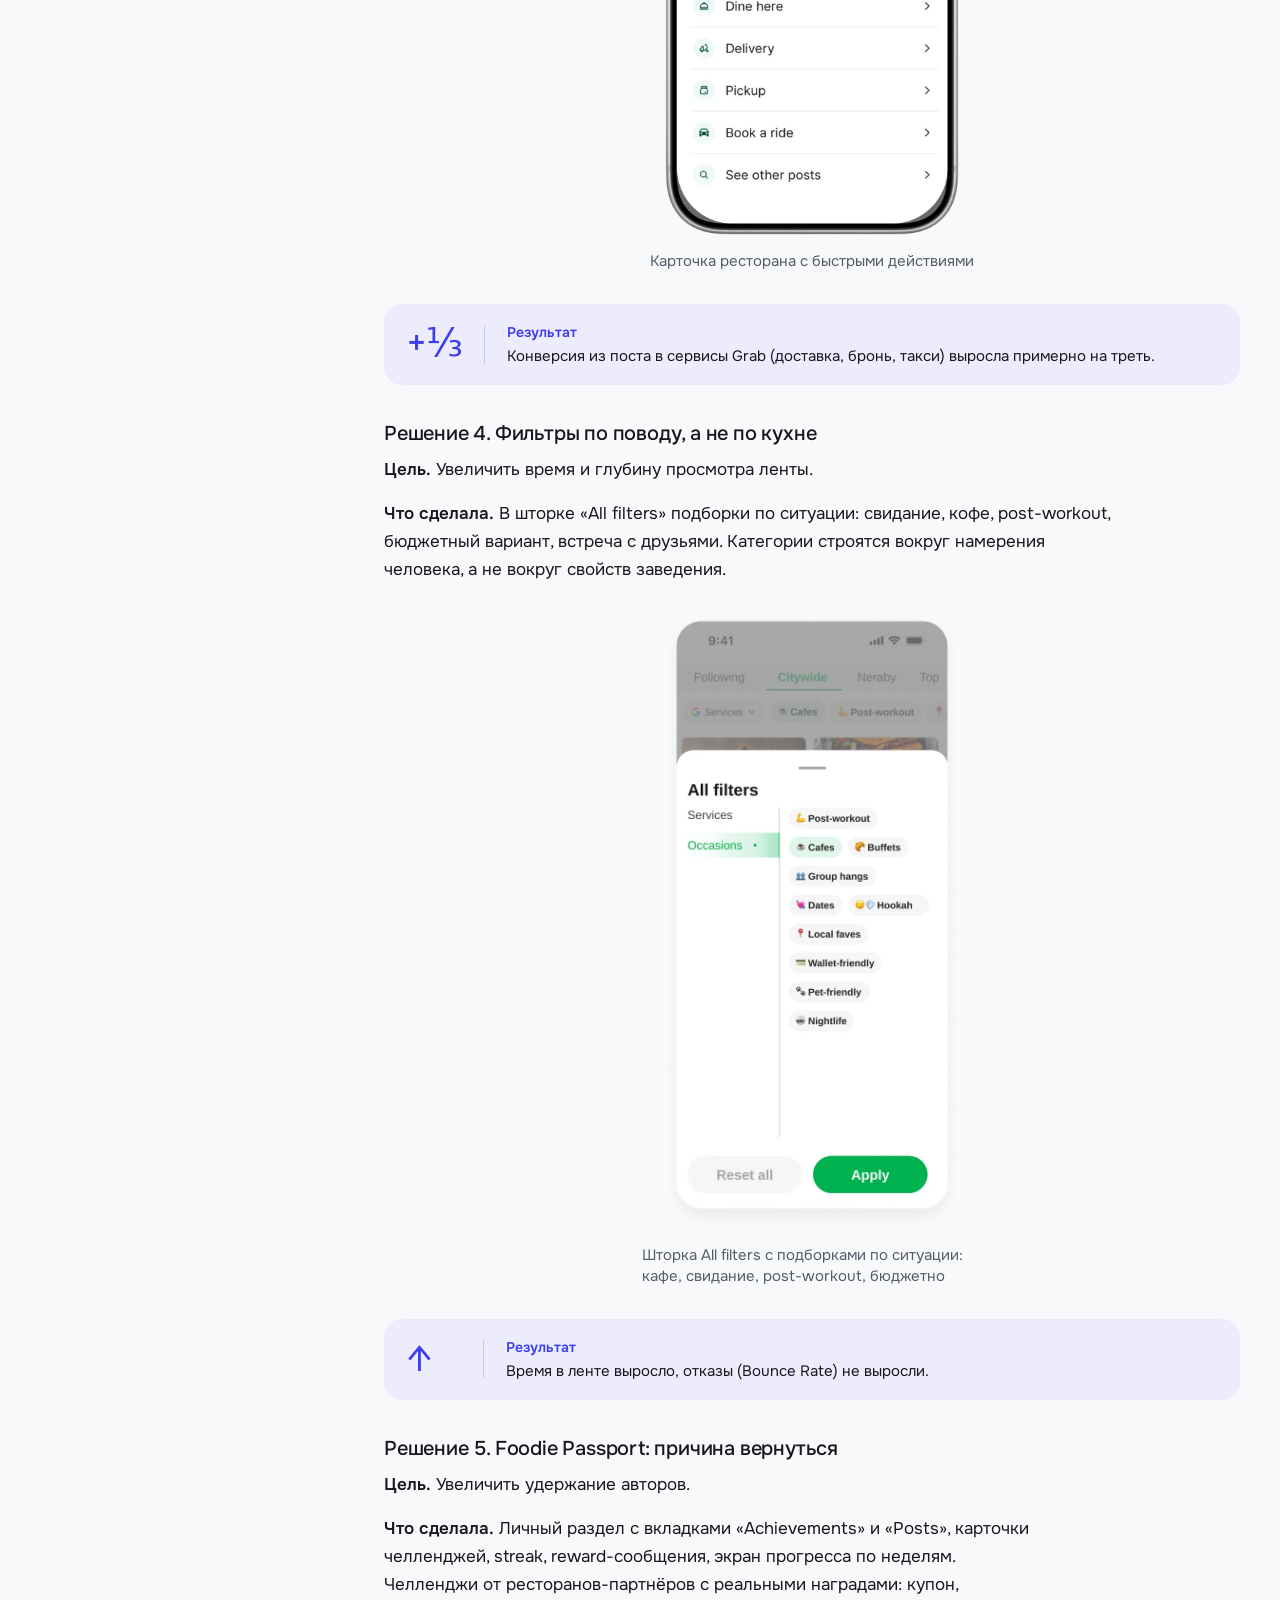
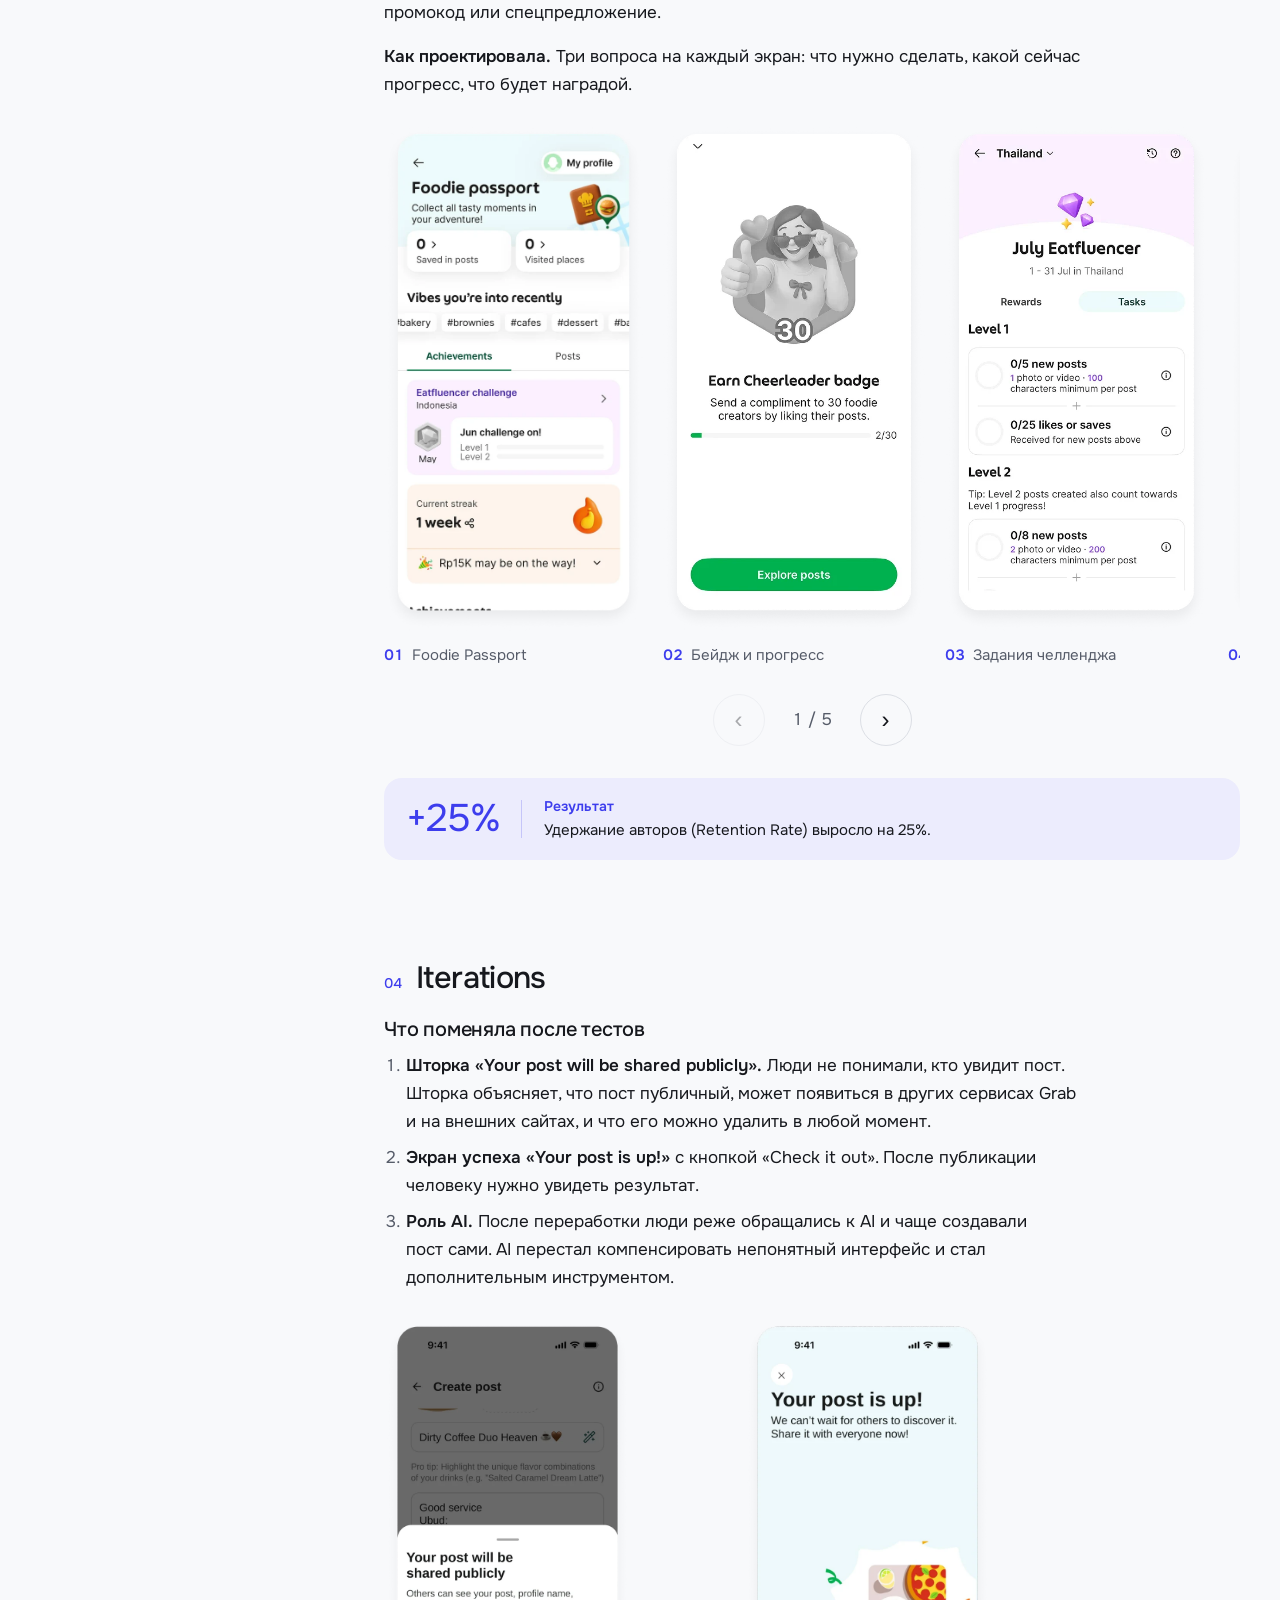
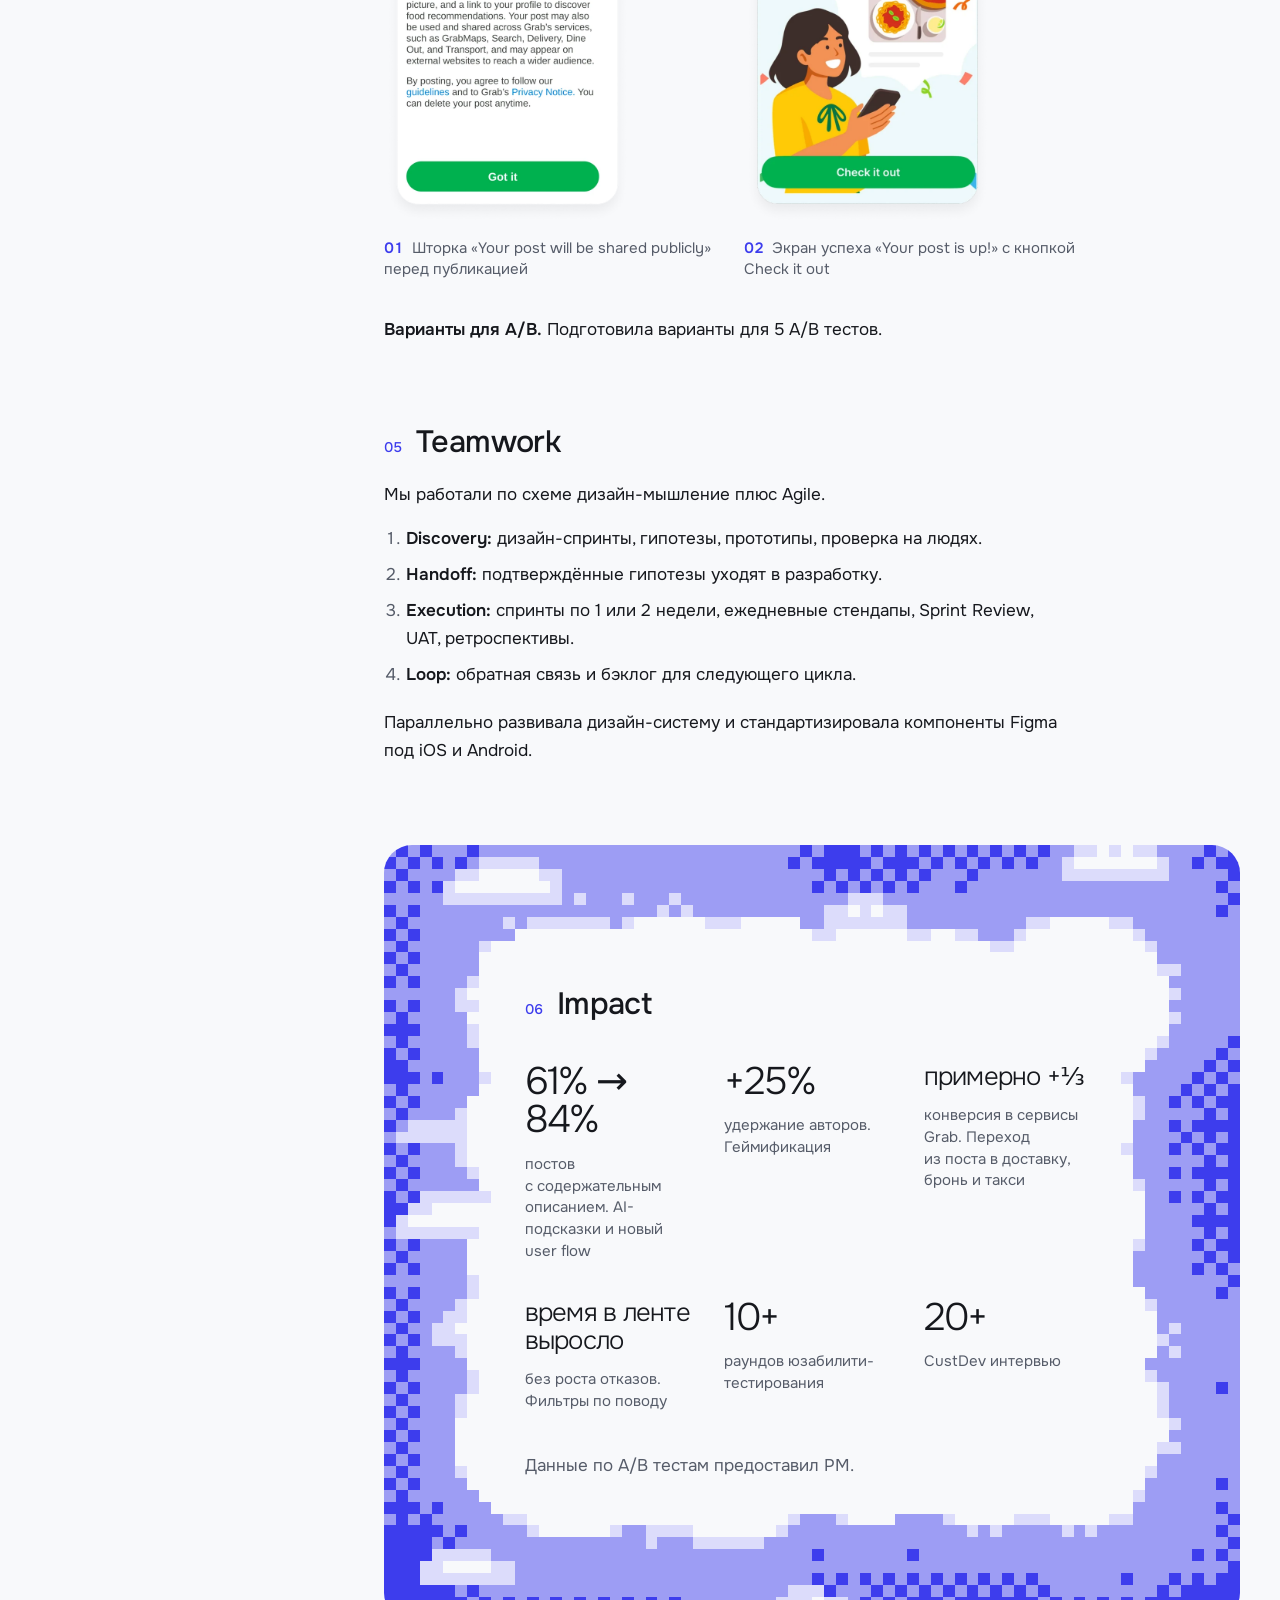
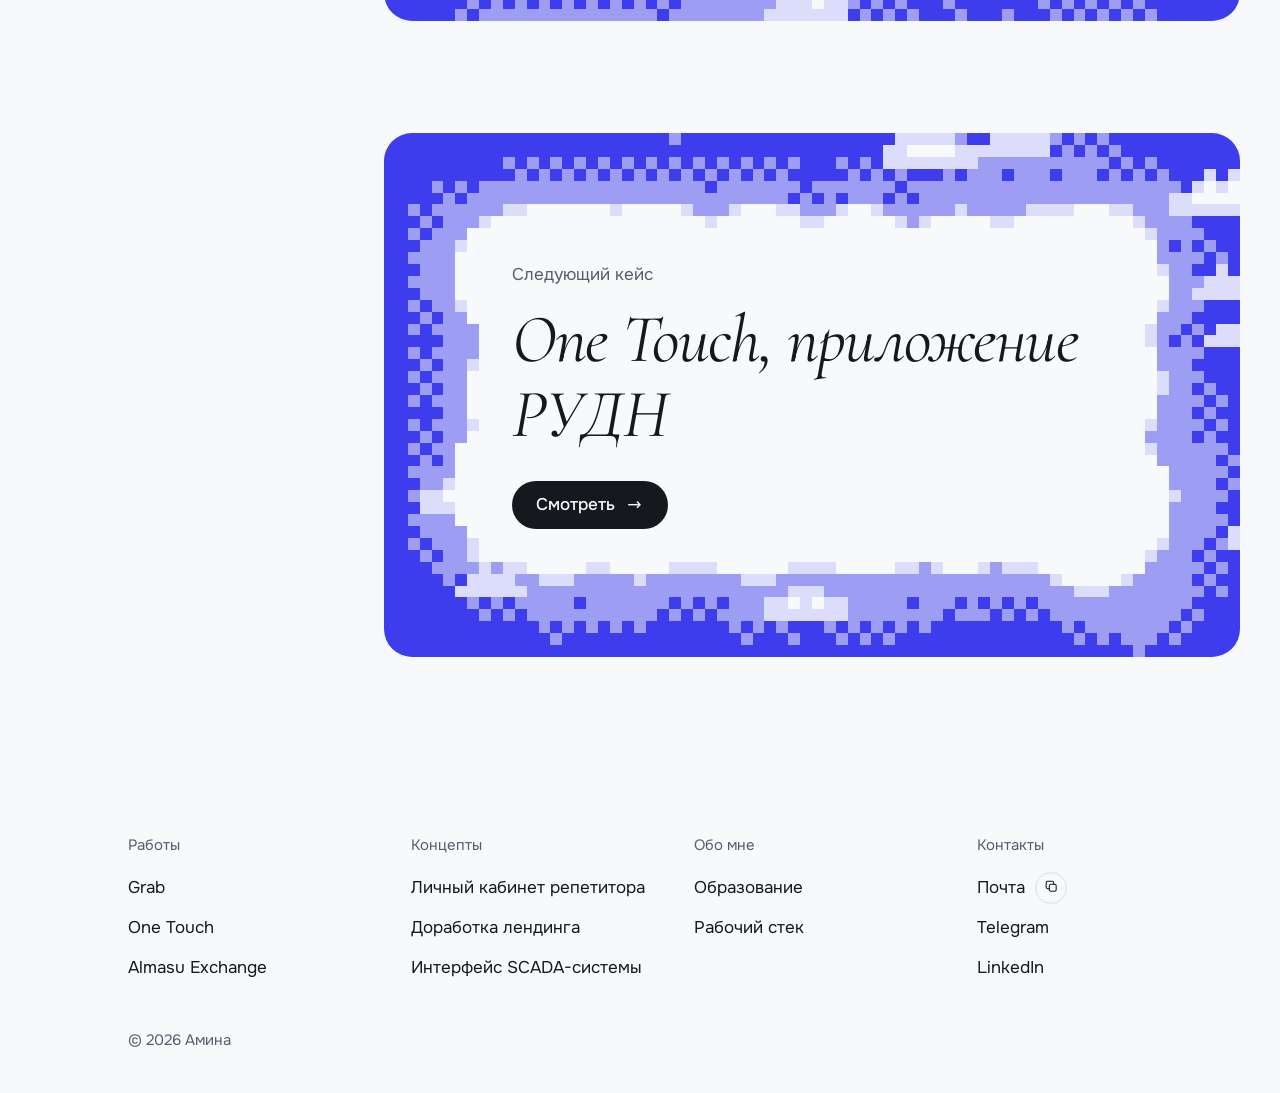
<file: cases/grab.html>
<!doctype html>
<html lang="ru">
<head>
<meta charset="utf-8">
<meta name="viewport" content="width=device-width, initial-scale=1">
<title data-i18n="titles.grab">Discover by Grab. Кейс</title>
<meta name="description" content="Discover это контентный слой приложения. Люди публикуют посты о местах и еде, читатели находят, где поесть, и сразу переходят к действию: заказ, бронь, поездка, маршрут.">
<meta name="theme-color" content="#f8f9fb">
<link rel="icon" type="image/png" sizes="32x32" href="../assets/icons/favicon-32.png">
<link rel="apple-touch-icon" href="../assets/icons/apple-touch-icon.png">
<link rel="preload" href="../assets/fonts/cormorant-cyrillic-wght-italic.woff2" as="font" type="font/woff2" crossorigin>
<link rel="preload" href="../assets/fonts/onest-cyrillic-wght-normal.woff2" as="font" type="font/woff2" crossorigin>
<link rel="stylesheet" href="../css/main.css">
<script type="module" src="../js/main.js"></script>
</head>
<body id="top" class="is-case">
<a class="skip-link" href="#main" data-i18n="ui.skip">Перейти к содержанию</a>
<aside class="quick-links" aria-label="Быстрые ссылки" data-i18n-aria="ui.quickLabel">
  <ul><li><a href="mailto:amzzdd@mail.ru"><svg class="icon-pixel" viewBox="0 0 32 32" shape-rendering="crispEdges" aria-hidden="true"><path d="M30.48 12.19V10.67H28.95V9.14H27.43V6.1H25.91V18.29H27.43V16.76H28.95V15.24H30.48V28.95H32V12.19H30.48Z"/><path d="M30.48 28.95H28.95V30.48H30.48V28.95Z"/><path d="M28.95 30.48H3.05V32H28.95V30.48Z"/><path d="M25.91 18.29H24.38V19.81H25.91V18.29Z"/><path d="M24.38 25.91H22.86V27.43H24.38V25.91Z"/><path d="M24.38 19.81H22.86V21.33H24.38V19.81Z"/><path d="M22.86 24.38H21.33V25.91H22.86V24.38Z"/><path d="M22.86 21.33H21.33V22.86H22.86V21.33Z"/><path d="M22.86 10.67H21.33V15.24H22.86V10.67Z"/><path d="M21.33 9.14H19.81V10.67H21.33V9.14Z"/><path d="M21.33 22.86H10.67V24.38H21.33V22.86Z"/><path d="M21.33 15.24H18.29V16.76H21.33V15.24Z"/><path d="M18.29 10.67H13.72V12.19H16.76V15.24H18.29V10.67Z"/><path d="M16.76 15.24H13.72V16.76H16.76V15.24Z"/><path d="M19.81 7.62H12.19V9.14H19.81V7.62Z"/><path d="M19.81 18.29H12.19V19.81H19.81V18.29Z"/><path d="M13.72 12.19H12.19V15.24H13.72V12.19Z"/><path d="M12.19 16.76H10.67V18.29H12.19V16.76Z"/><path d="M12.19 9.14H10.67V10.67H12.19V9.14Z"/><path d="M10.67 24.38H9.14V25.91H10.67V24.38Z"/><path d="M10.67 21.33H9.14V22.86H10.67V21.33Z"/><path d="M10.67 10.67H9.14V16.76H10.67V10.67Z"/><path d="M9.14 25.91H7.62V27.43H9.14V25.91Z"/><path d="M9.14 19.81H7.62V21.33H9.14V19.81Z"/><path d="M25.91 6.1V4.57H22.86V3.05H21.33V1.52H19.81V0H12.19V1.52H10.67V3.05H9.14V4.57H6.1V6.1H25.91Z"/><path d="M7.62 18.29H6.1V19.81H7.62V18.29Z"/><path d="M3.05 28.95H1.52V30.48H3.05V28.95Z"/><path d="M1.52 15.24H3.05V16.76H4.57V18.29H6.1V6.1H4.57V9.14H3.05V10.67H1.52V12.19H0V28.95H1.52V15.24Z"/></svg><span class="quick-tip" data-i18n="ui.tips.email">Написать на почту</span></a></li><li><a href="https://t.me/yaazzdd" target="_blank" rel="noopener"><svg class="icon-pixel" viewBox="0 0 32 32" shape-rendering="crispEdges" aria-hidden="true"><path d="M22.1 15.24V16.76H19.05V18.29H9.91V19.81H14.48V21.33H16V22.86H17.53V24.38H23.62V25.9H25.15V27.43H26.67V28.95H28.19V22.86H29.72V21.33H31.24V15.24H29.72V13.71H28.19V12.19H25.15V7.62H23.62V15.24H22.1Z"/><path d="M23.62 6.09H22.1V7.62H23.62V6.09Z"/><path d="M20.57 10.67H17.53V13.71H20.57V10.67Z"/><path d="M22.1 4.57H19.05V6.09H22.1V4.57Z"/><path d="M14.48 10.67H11.43V13.71H14.48V10.67Z"/><path d="M9.91 19.81H8.38V21.33H9.91V19.81Z"/><path d="M19.05 3.05H6.86V4.57H19.05V3.05Z"/><path d="M6.86 18.29H5.34V24.38H6.86V22.86H8.38V21.33H6.86V18.29Z"/><path d="M8.38 10.67H5.34V13.71H8.38V10.67Z"/><path d="M6.86 4.57H3.81V6.09H6.86V4.57Z"/><path d="M5.34 16.76H3.81V18.29H5.34V16.76Z"/><path d="M3.81 15.24H2.29V16.76H3.81V15.24Z"/><path d="M3.81 6.09H2.29V7.62H3.81V6.09Z"/><path d="M2.29 7.62H0.76V15.24H2.29V7.62Z"/></svg><span class="quick-tip" data-i18n="ui.tips.telegram">Написать в Telegram</span></a></li><li><a href="https://www.linkedin.com/in/aminauxui" target="_blank" rel="noopener"><svg class="icon-pixel" viewBox="0 0 32 32" shape-rendering="crispEdges" aria-hidden="true"><path d="M32 3.05H30.47V28.95H32V3.05Z"/><path d="M30.47 28.95H28.95V30.48H30.47V28.95Z"/><path d="M30.47 1.52H28.95V3.05H30.47V1.52Z"/><path d="M28.95 4.57H27.42V27.43H28.95V4.57Z"/><path d="M28.95 30.48H3.04V32H28.95V30.48Z"/><path d="M27.42 27.43H4.57V28.95H27.42V27.43Z"/><path d="M22.85 15.24H21.33V13.71H18.28V15.24H16.76V13.71H13.71V22.86H16.76V18.29H18.28V16.76H19.81V18.29H21.33V22.86H24.38V16.76H22.85V15.24Z"/><path d="M10.66 13.71H7.61V22.86H10.66V13.71Z"/><path d="M10.66 9.14H7.61V12.19H10.66V9.14Z"/><path d="M27.42 3.05H4.57V4.57H27.42V3.05Z"/><path d="M28.95 0H3.04V1.52H28.95V0Z"/><path d="M4.57 4.57H3.04V27.43H4.57V4.57Z"/><path d="M3.04 28.95H1.52V30.48H3.04V28.95Z"/><path d="M3.04 1.52H1.52V3.05H3.04V1.52Z"/><path d="M1.52 3.05H0V28.95H1.52V3.05Z"/></svg><span class="quick-tip" data-i18n="ui.tips.linkedin">Открыть LinkedIn</span></a></li></ul>
</aside>
<div class="page">
<header class="site-header">
  <div class="nav-pill">
    <a class="brand" href="../index.html"><img src="../assets/images/bunny-nav.webp" alt="Портфолио" data-i18n-alt="ui.navBrand" width="111" height="160" decoding="async"></a>
    <nav aria-label="Основная навигация" data-i18n-aria="ui.navLabel">
      <ul><li><a href="../index.html#works" data-i18n="ui.nav.works">Работы</a></li><li><a href="../index.html#about" data-i18n="ui.nav.about">Обо мне</a></li><li><a href="#contacts" data-i18n="ui.nav.contacts">Контакты</a></li></ul>
    </nav>
  </div>
  
  <div class="header-actions">
    <div class="lang" role="group" aria-label="Язык сайта" data-i18n-aria="ui.langLabel">
      <button type="button" data-lang="ru" aria-pressed="true">RU</button>
      <button type="button" data-lang="en" aria-pressed="false">EN</button>
    </div>
    <a class="header-cta" href="https://t.me/yaazzdd" target="_blank" rel="noopener"><span class="header-cta-label" data-i18n="ui.cta">Связаться</span><span class="header-cta-arrow"><span class="arrow-roll arrow-roll--ne" data-arrow="↗" aria-hidden="true"></span></span></a>
  </div>
</header>
<p class="lang-notice" data-i18n="ui.translationPending" lang="en" hidden>English version: translation pending</p>
<main id="main" tabindex="-1">
<a class="case-close" href="../index.html#works" data-transition aria-label="Закрыть и вернуться к работам" data-i18n-aria="ui.closeCase"><svg viewBox="0 0 24 24" aria-hidden="true"><path d="M6 6l12 12M18 6 6 18"/></svg></a>
<article class="case">
  <header class="case-header">
    <p class="eyebrow" data-i18n="cases.grab.eyebrow">Discover by Grab</p>
    <h1 data-i18n="cases.grab.title">Люди пишут о еде, читатели идут заказывать. Как я это спроектировала</h1>
    <p class="case-lead" data-i18n="cases.grab.lead">Discover это контентный слой приложения. Люди публикуют посты о местах и еде, читатели находят, где поесть, и сразу переходят к действию: заказ, бронь, поездка, маршрут.</p>
    <ul class="tags" aria-label="Теги" data-i18n-aria="ui.tagsLabel"><li data-i18n="cases.grab.tags.0">User flow</li><li data-i18n="cases.grab.tags.1">UGC</li><li data-i18n="cases.grab.tags.2">AI UX</li><li data-i18n="cases.grab.tags.3">Геймификация</li><li data-i18n="cases.grab.tags.4">A/B тесты</li><li data-i18n="cases.grab.tags.5">Design System</li></ul>
    <dl class="meta" aria-label="Детали проекта" data-i18n-aria="ui.metaLabel"><div><dt data-i18n="cases.grab.meta.0.label">Роль</dt><dd data-i18n="cases.grab.meta.0.value">UI/UX дизайнер</dd></div><div><dt data-i18n="cases.grab.meta.1.label">Период</dt><dd data-i18n="cases.grab.meta.1.value">апрель 2025 → июнь 2026</dd></div><div><dt data-i18n="cases.grab.meta.2.label">Платформа</dt><dd data-i18n="cases.grab.meta.2.value">iOS, Android</dd></div><div class="meta-wide"><dt data-i18n="cases.grab.meta.3.label">Команда</dt><dd data-i18n="cases.grab.meta.3.value">PM, 3 UI/UX дизайнера, UX-исследователь, аналитик, разработка</dd></div><div><dt data-i18n="cases.grab.meta.4.label">Статус</dt><dd data-i18n="cases.grab.meta.4.value">запущено</dd></div></dl>
    <ul class="numbers"><li><span class="number-value" data-i18n="cases.grab.stats.0.value">61% → 84%</span><span class="number-label" data-i18n="cases.grab.stats.0.label">постов с содержательным описанием</span></li><li><span class="number-value" data-i18n="cases.grab.stats.1.value">+25%</span><span class="number-label" data-i18n="cases.grab.stats.1.label">удержание авторов</span></li><li><span class="number-value number-value--text" data-i18n="cases.grab.stats.2.value">примерно +⅓</span><span class="number-label" data-i18n="cases.grab.stats.2.label">переходов в сервисы Grab</span></li><li><span class="number-value" data-i18n="cases.grab.stats.3.value">10+</span><span class="number-label" data-i18n="cases.grab.stats.3.label">раундов юзабилити, 20+ CustDev</span></li></ul>
  </header>
  <div class="case-layout">
    <nav class="case-nav" aria-label="Разделы кейса" data-i18n-aria="ui.caseNavLabel">
      <ul><li><a href="#overview" data-i18n="cases.grab.sections.0.title">Overview</a></li><li><a href="#research" data-i18n="cases.grab.sections.1.title">Research</a></li><li><a href="#solution" data-i18n="cases.grab.sections.2.title">Solution</a></li><li><a href="#iterations" data-i18n="cases.grab.sections.3.title">Iterations</a></li><li><a href="#teamwork" data-i18n="cases.grab.sections.4.title">Teamwork</a></li><li><a href="#impact" data-i18n="cases.grab.sections.5.title">Impact</a></li></ul>
    </nav>
    <div class="case-body">
      <section id="overview" class="case-section">
        <h2><span class="section-num">01</span> <span data-i18n="cases.grab.sections.0.title">Overview</span></h2>
        <p data-i18n="cases.grab.sections.0.blocks.0.text">Grab это суперприложение Юго-Восточной Азии. Такси, доставка еды и платежи в 8 странах, более 50 млн пользователей.</p>
<p data-i18n="cases.grab.sections.0.blocks.1.text">Я отвечала за пользовательский контент (UGC) и вовлечённость. Работала в продуктовой команде: PM, 3 UI/UX дизайнера, UX-исследователь, аналитик, разработка.</p>
<h3 data-i18n="cases.grab.sections.0.blocks.2.text">С какими задачами работала</h3>
<ol><li data-i18n="cases.grab.sections.0.blocks.3.items.0">Сценарий создания поста</li><li data-i18n="cases.grab.sections.0.blocks.3.items.1">AI-помощник в форме публикации</li><li data-i18n="cases.grab.sections.0.blocks.3.items.2">Для бизнеса: переход из поста в заказ, бронь и такси</li><li data-i18n="cases.grab.sections.0.blocks.3.items.3">Фильтры ленты</li><li data-i18n="cases.grab.sections.0.blocks.3.items.4">Геймификация для авторов</li><li data-i18n="cases.grab.sections.0.blocks.3.items.5">Компоненты дизайн-системы для iOS и Android</li><li data-i18n="cases.grab.sections.0.blocks.3.items.6">Макеты экранов в рамках Discover</li></ol>
<h3 data-i18n="cases.grab.sections.0.blocks.4.text">Что считали успехом</h3>
<ul><li data-i18n="cases.grab.sections.0.blocks.5.items.0">Главная метрика: конверсия от старта до публикации.</li><li data-i18n="cases.grab.sections.0.blocks.5.items.1">Вспомогательные: drop-off по шагам формы, draft save rate, доля не-AI постов с привязанным местом, использование Inspire Me.</li><li data-i18n="cases.grab.sections.0.blocks.5.items.2">Бизнес-метрика: переходы из поста в следующее действие.</li></ul>
<h3 data-i18n="cases.grab.sections.0.blocks.6.text">Моя зона</h3>
<ul><li data-i18n="cases.grab.sections.0.blocks.7.items.0">Сама вела: сценарии, экраны, AI-подсказки, геймификацию, компоненты.</li><li data-i18n="cases.grab.sections.0.blocks.7.items.1">С командой: цели и приоритеты ставил PM, эксперименты считал аналитик. Метрики по A/B тестам я получала от PM.</li></ul>
      </section>
<section id="research" class="case-section">
        <h2><span class="section-num">02</span> <span data-i18n="cases.grab.sections.1.title">Research</span></h2>
        <p data-i18n="cases.grab.sections.1.blocks.0.text"><strong>Задача формулировалась так:</strong> сделать создание поста простым, чтобы человек не бросал сценарий на старте, и структурированным, чтобы пост был полезен и автору, и продукту.</p>
<h3 data-i18n="cases.grab.sections.1.blocks.1.text">Что я сделала</h3>
<ul><li data-i18n="cases.grab.sections.1.blocks.2.items.0">Провела 20+ CustDev интервью</li><li data-i18n="cases.grab.sections.1.blocks.2.items.1">Провела 10+ раундов юзабилити-тестирования за проект, из них два раунда на форму публикации</li><li data-i18n="cases.grab.sections.1.blocks.2.items.2">Работала дизайн-спринтами: понять проблему, нащупать фокус, нагенерить идеи, собрать прототип, проверить на людях</li><li data-i18n="cases.grab.sections.1.blocks.2.items.3">Сравнивала паттерны: черновики в Instagram, публичные вклады в Google Maps (отзывы, фото, обновления по местам)</li></ul>
<h3 data-i18n="cases.grab.sections.1.blocks.3.text">Что нашли</h3>
<ol><li data-i18n="cases.grab.sections.1.blocks.4.items.0">Пустая форма перекладывала всю работу на человека: фото, заголовок, текст, темы. Он не знал, с чего начать, и бросал.</li><li data-i18n="cases.grab.sections.1.blocks.4.items.1">Посты выходили короткими и неинформативными.</li><li data-i18n="cases.grab.sections.1.blocks.4.items.2">Читатель видел хорошее фото и не понимал, что делать дальше.</li><li data-i18n="cases.grab.sections.1.blocks.4.items.3">Фильтры по кухне не помогали тем, кто знает ситуацию, но не знает, куда пойти.</li><li data-i18n="cases.grab.sections.1.blocks.4.items.4">Достижения у авторов были отметками без награды. Они не возвращали человека в приложение.</li></ol>
      </section>
<section id="solution" class="case-section">
        <h2><span class="section-num">03</span> <span data-i18n="cases.grab.sections.2.title">Solution</span></h2>
        <h3 data-i18n="cases.grab.sections.2.blocks.0.text">Решение 1. Два AI-помощника на двух этапах: придумать и доработать</h3>
<p data-i18n="cases.grab.sections.2.blocks.1.text"><strong>Проблема.</strong> Пустая форма перекладывала всю работу на человека: фото, заголовок, текст, темы. Люди не знали, что сказать о месте, и пост получался из одного слова. Помочь нужно было так, чтобы не получился контент, написанный AI.</p>
<p data-i18n="cases.grab.sections.2.blocks.2.text">Я спроектировала два разных помощника. Каждый работает на своём этапе и решает свою задачу.</p>
<p data-i18n="cases.grab.sections.2.blocks.3.text"><strong>Помощник 1. Inspire Me. Помогает начать.</strong> Он появляется только после того, как автор сам написал пару слов. Награды в Foodie Passport (см. Решение 5) могли превратить ленту в конвейер AI-постов ради купонов. Поэтому AI не заменяет автора. Он предлагает, о чём стоит рассказать: вкус, цена, атмосфера, сервис. Например, сладость или происхождение зёрен. Кнопка «Try more» даёт новый набор подсказок. Выбранная подсказка вставляется в текст, а пользователь дописывает сам.</p>
<div class="carousel media-panel" data-carousel>
  <div class="carousel-track" tabindex="0" role="region" aria-label="Экраны" data-i18n-aria="ui.screensLabel"><figure class="slide"><button type="button" class="slide-zoom" data-zoom aria-label="Открыть крупно" data-i18n-aria="ui.zoom"><img src="../assets/images/grab/inspire-1.webp" alt="Пустое поле отзыва с кнопкой Inspire me" data-i18n-alt="cases.grab.sections.2.blocks.4.items.0.alt" width="640" height="1306" decoding="async" loading="lazy"><span class="slide-zoom-icon"><svg viewBox="0 0 24 24" aria-hidden="true"><circle cx="11" cy="11" r="6.5"/><path d="m16 16 4.5 4.5M11 8v6M8 11h6"/></svg></span></button><figcaption><span class="slide-num">01</span> <span data-i18n="cases.grab.sections.2.blocks.4.items.0.caption">Пустой отзыв</span></figcaption></figure><figure class="slide"><button type="button" class="slide-zoom" data-zoom aria-label="Открыть крупно" data-i18n-aria="ui.zoom"><img src="../assets/images/grab/inspire-2.webp" alt="Пользователь начал писать отзыв" data-i18n-alt="cases.grab.sections.2.blocks.4.items.1.alt" width="640" height="1306" decoding="async" loading="lazy"><span class="slide-zoom-icon"><svg viewBox="0 0 24 24" aria-hidden="true"><circle cx="11" cy="11" r="6.5"/><path d="m16 16 4.5 4.5M11 8v6M8 11h6"/></svg></span></button><figcaption><span class="slide-num">02</span> <span data-i18n="cases.grab.sections.2.blocks.4.items.1.caption">Первые слова</span></figcaption></figure><figure class="slide"><button type="button" class="slide-zoom" data-zoom aria-label="Открыть крупно" data-i18n-aria="ui.zoom"><img src="../assets/images/grab/inspire-3.webp" alt="Подсказки о чём рассказать: сладость, происхождение зёрен" data-i18n-alt="cases.grab.sections.2.blocks.4.items.2.alt" width="640" height="1306" decoding="async" loading="lazy"><span class="slide-zoom-icon"><svg viewBox="0 0 24 24" aria-hidden="true"><circle cx="11" cy="11" r="6.5"/><path d="m16 16 4.5 4.5M11 8v6M8 11h6"/></svg></span></button><figcaption><span class="slide-num">03</span> <span data-i18n="cases.grab.sections.2.blocks.4.items.2.caption">Подсказки тем</span></figcaption></figure><figure class="slide"><button type="button" class="slide-zoom" data-zoom aria-label="Открыть крупно" data-i18n-aria="ui.zoom"><img src="../assets/images/grab/inspire-4.webp" alt="Новый набор подсказок после Try more" data-i18n-alt="cases.grab.sections.2.blocks.4.items.3.alt" width="640" height="1306" decoding="async" loading="lazy"><span class="slide-zoom-icon"><svg viewBox="0 0 24 24" aria-hidden="true"><circle cx="11" cy="11" r="6.5"/><path d="m16 16 4.5 4.5M11 8v6M8 11h6"/></svg></span></button><figcaption><span class="slide-num">04</span> <span data-i18n="cases.grab.sections.2.blocks.4.items.3.caption">Ещё подсказки</span></figcaption></figure><figure class="slide"><button type="button" class="slide-zoom" data-zoom aria-label="Открыть крупно" data-i18n-aria="ui.zoom"><img src="../assets/images/grab/inspire-5.webp" alt="Выбранная подсказка добавлена в текст, пользователь дописывает сам" data-i18n-alt="cases.grab.sections.2.blocks.4.items.4.alt" width="640" height="1306" decoding="async" loading="lazy"><span class="slide-zoom-icon"><svg viewBox="0 0 24 24" aria-hidden="true"><circle cx="11" cy="11" r="6.5"/><path d="m16 16 4.5 4.5M11 8v6M8 11h6"/></svg></span></button><figcaption><span class="slide-num">05</span> <span data-i18n="cases.grab.sections.2.blocks.4.items.4.caption">Подсказка в тексте</span></figcaption></figure></div>
  <div class="carousel-controls">
    <button type="button" class="carousel-btn" data-dir="-1" aria-label="Предыдущий экран" data-i18n-aria="ui.prev"><span aria-hidden="true">‹</span></button>
    <span class="carousel-counter" aria-live="polite">1 / 5</span>
    <button type="button" class="carousel-btn" data-dir="1" aria-label="Следующий экран" data-i18n-aria="ui.next"><span aria-hidden="true">›</span></button>
  </div>
</div>
<p data-i18n="cases.grab.sections.2.blocks.5.text"><strong>Помощник 2. Rewrite this for me. Помогает доработать.</strong> Для тех, кто уже придумал заголовок и хочет поиграть с подачей. Человек выбирает тон в шторке, AI генерирует варианты. Первый появляется сразу, пока остальные ещё генерируются. Всего три варианта. Выбранный вариант активирует кнопку «Apply». Значок тоже появляется только после первых слов. Так человек сначала пишет сам, а AI дорабатывает его текст.</p>
<div class="carousel media-panel" data-carousel>
  <div class="carousel-track" tabindex="0" role="region" aria-label="Экраны" data-i18n-aria="ui.screensLabel"><figure class="slide"><button type="button" class="slide-zoom" data-zoom aria-label="Открыть крупно" data-i18n-aria="ui.zoom"><img src="../assets/images/grab/rewrite-1.webp" alt="Форма создания поста с кнопкой генерации заголовка" data-i18n-alt="cases.grab.sections.2.blocks.6.items.0.alt" width="640" height="1306" decoding="async" loading="lazy"><span class="slide-zoom-icon"><svg viewBox="0 0 24 24" aria-hidden="true"><circle cx="11" cy="11" r="6.5"/><path d="m16 16 4.5 4.5M11 8v6M8 11h6"/></svg></span></button><figcaption><span class="slide-num">01</span> <span data-i18n="cases.grab.sections.2.blocks.6.items.0.caption">Создание поста</span></figcaption></figure><figure class="slide"><button type="button" class="slide-zoom" data-zoom aria-label="Открыть крупно" data-i18n-aria="ui.zoom"><img src="../assets/images/grab/rewrite-2.webp" alt="Шторка «Rewrite this for me» с вариантами тона" data-i18n-alt="cases.grab.sections.2.blocks.6.items.1.alt" width="640" height="1306" decoding="async" loading="lazy"><span class="slide-zoom-icon"><svg viewBox="0 0 24 24" aria-hidden="true"><circle cx="11" cy="11" r="6.5"/><path d="m16 16 4.5 4.5M11 8v6M8 11h6"/></svg></span></button><figcaption><span class="slide-num">02</span> <span data-i18n="cases.grab.sections.2.blocks.6.items.1.caption">Выбор тона</span></figcaption></figure><figure class="slide"><button type="button" class="slide-zoom" data-zoom aria-label="Открыть крупно" data-i18n-aria="ui.zoom"><img src="../assets/images/grab/rewrite-3.webp" alt="Генерация вариантов заголовка" data-i18n-alt="cases.grab.sections.2.blocks.6.items.2.alt" width="640" height="1306" decoding="async" loading="lazy"><span class="slide-zoom-icon"><svg viewBox="0 0 24 24" aria-hidden="true"><circle cx="11" cy="11" r="6.5"/><path d="m16 16 4.5 4.5M11 8v6M8 11h6"/></svg></span></button><figcaption><span class="slide-num">03</span> <span data-i18n="cases.grab.sections.2.blocks.6.items.2.caption">Генерация</span></figcaption></figure><figure class="slide"><button type="button" class="slide-zoom" data-zoom aria-label="Открыть крупно" data-i18n-aria="ui.zoom"><img src="../assets/images/grab/rewrite-4.webp" alt="Первый вариант появляется, пока генерируются остальные" data-i18n-alt="cases.grab.sections.2.blocks.6.items.3.alt" width="640" height="1306" decoding="async" loading="lazy"><span class="slide-zoom-icon"><svg viewBox="0 0 24 24" aria-hidden="true"><circle cx="11" cy="11" r="6.5"/><path d="m16 16 4.5 4.5M11 8v6M8 11h6"/></svg></span></button><figcaption><span class="slide-num">04</span> <span data-i18n="cases.grab.sections.2.blocks.6.items.3.caption">Первый вариант</span></figcaption></figure><figure class="slide"><button type="button" class="slide-zoom" data-zoom aria-label="Открыть крупно" data-i18n-aria="ui.zoom"><img src="../assets/images/grab/rewrite-5.webp" alt="Три варианта заголовка на выбор" data-i18n-alt="cases.grab.sections.2.blocks.6.items.4.alt" width="640" height="1306" decoding="async" loading="lazy"><span class="slide-zoom-icon"><svg viewBox="0 0 24 24" aria-hidden="true"><circle cx="11" cy="11" r="6.5"/><path d="m16 16 4.5 4.5M11 8v6M8 11h6"/></svg></span></button><figcaption><span class="slide-num">05</span> <span data-i18n="cases.grab.sections.2.blocks.6.items.4.caption">Три варианта</span></figcaption></figure><figure class="slide"><button type="button" class="slide-zoom" data-zoom aria-label="Открыть крупно" data-i18n-aria="ui.zoom"><img src="../assets/images/grab/rewrite-6.webp" alt="Выбранный вариант и активная кнопка Apply" data-i18n-alt="cases.grab.sections.2.blocks.6.items.5.alt" width="640" height="1306" decoding="async" loading="lazy"><span class="slide-zoom-icon"><svg viewBox="0 0 24 24" aria-hidden="true"><circle cx="11" cy="11" r="6.5"/><path d="m16 16 4.5 4.5M11 8v6M8 11h6"/></svg></span></button><figcaption><span class="slide-num">06</span> <span data-i18n="cases.grab.sections.2.blocks.6.items.5.caption">Вариант выбран</span></figcaption></figure></div>
  <div class="carousel-controls">
    <button type="button" class="carousel-btn" data-dir="-1" aria-label="Предыдущий экран" data-i18n-aria="ui.prev"><span aria-hidden="true">‹</span></button>
    <span class="carousel-counter" aria-live="polite">1 / 6</span>
    <button type="button" class="carousel-btn" data-dir="1" aria-label="Следующий экран" data-i18n-aria="ui.next"><span aria-hidden="true">›</span></button>
  </div>
</div>
<p data-i18n="cases.grab.sections.2.blocks.7.text"><strong>Принцип обоих.</strong> AI не пишет отзыв за человека. Один помогает понять, о чём писать. Второй помогает добавить разного вайба.</p>
<aside class="result">
  <p class="result-value" data-i18n="cases.grab.sections.2.blocks.8.value">61% → 84%</p>
  <div class="result-body"><p class="result-label" data-i18n="ui.result">Результат</p><p data-i18n="cases.grab.sections.2.blocks.8.text">Доля постов с содержательным описанием выросла с 61% до 84%. Это результат новой системы AI-подсказок и изменённого общего user flow.</p></div>
</aside>
<h3 data-i18n="cases.grab.sections.2.blocks.9.text">Решение 2. Темы под контролем автора</h3>
<p data-i18n="cases.grab.sections.2.blocks.10.text"><strong>Цель.</strong> Увеличить долю постов с осмысленной темой, выбранной автором.</p>
<p data-i18n="cases.grab.sections.2.blocks.11.text"><strong>Что сделала.</strong> Строка «Add a topic (Optional)» и блок «Suggested Topics». Выбор необязательный, но тема помогает охватам, потому что рекомендации Grab хорошо работают с темами.</p>
<p data-i18n="cases.grab.sections.2.blocks.12.text"><strong>Экраны.</strong> Пост без темы, поиск с популярными хэштегами и числом постов, трендовая тема, тема из подсказок.</p>
<div class="carousel media-panel" data-carousel>
  <div class="carousel-track" tabindex="0" role="region" aria-label="Экраны" data-i18n-aria="ui.screensLabel"><figure class="slide"><button type="button" class="slide-zoom" data-zoom aria-label="Открыть крупно" data-i18n-aria="ui.zoom"><img src="../assets/images/grab/topics-1.webp" alt="Пост без темы: строка Add a topic (Optional) и блок Suggested topics" data-i18n-alt="cases.grab.sections.2.blocks.13.items.0.alt" width="640" height="1306" decoding="async" loading="lazy"><span class="slide-zoom-icon"><svg viewBox="0 0 24 24" aria-hidden="true"><circle cx="11" cy="11" r="6.5"/><path d="m16 16 4.5 4.5M11 8v6M8 11h6"/></svg></span></button><figcaption><span class="slide-num">01</span> <span data-i18n="cases.grab.sections.2.blocks.13.items.0.caption">Тема по желанию</span></figcaption></figure><figure class="slide"><button type="button" class="slide-zoom" data-zoom aria-label="Открыть крупно" data-i18n-aria="ui.zoom"><img src="../assets/images/grab/topics-2.webp" alt="Поиск темы с популярными хэштегами и числом постов" data-i18n-alt="cases.grab.sections.2.blocks.13.items.1.alt" width="640" height="1306" decoding="async" loading="lazy"><span class="slide-zoom-icon"><svg viewBox="0 0 24 24" aria-hidden="true"><circle cx="11" cy="11" r="6.5"/><path d="m16 16 4.5 4.5M11 8v6M8 11h6"/></svg></span></button><figcaption><span class="slide-num">02</span> <span data-i18n="cases.grab.sections.2.blocks.13.items.1.caption">Популярные темы</span></figcaption></figure><figure class="slide"><button type="button" class="slide-zoom" data-zoom aria-label="Открыть крупно" data-i18n-aria="ui.zoom"><img src="../assets/images/grab/topics-3.webp" alt="К посту добавлена трендовая тема #daretodiscover" data-i18n-alt="cases.grab.sections.2.blocks.13.items.2.alt" width="640" height="1306" decoding="async" loading="lazy"><span class="slide-zoom-icon"><svg viewBox="0 0 24 24" aria-hidden="true"><circle cx="11" cy="11" r="6.5"/><path d="m16 16 4.5 4.5M11 8v6M8 11h6"/></svg></span></button><figcaption><span class="slide-num">03</span> <span data-i18n="cases.grab.sections.2.blocks.13.items.2.caption">Тренд добавлен</span></figcaption></figure><figure class="slide"><button type="button" class="slide-zoom" data-zoom aria-label="Открыть крупно" data-i18n-aria="ui.zoom"><img src="../assets/images/grab/topics-4.webp" alt="Вторая тема #icedcoffee добавлена из подсказок" data-i18n-alt="cases.grab.sections.2.blocks.13.items.3.alt" width="640" height="1306" decoding="async" loading="lazy"><span class="slide-zoom-icon"><svg viewBox="0 0 24 24" aria-hidden="true"><circle cx="11" cy="11" r="6.5"/><path d="m16 16 4.5 4.5M11 8v6M8 11h6"/></svg></span></button><figcaption><span class="slide-num">04</span> <span data-i18n="cases.grab.sections.2.blocks.13.items.3.caption">Тема из подсказок</span></figcaption></figure></div>
  <div class="carousel-controls">
    <button type="button" class="carousel-btn" data-dir="-1" aria-label="Предыдущий экран" data-i18n-aria="ui.prev"><span aria-hidden="true">‹</span></button>
    <span class="carousel-counter" aria-live="polite">1 / 4</span>
    <button type="button" class="carousel-btn" data-dir="1" aria-label="Следующий экран" data-i18n-aria="ui.next"><span aria-hidden="true">›</span></button>
  </div>
</div>
<h3 data-i18n="cases.grab.sections.2.blocks.14.text">Решение 3. Пост как вход в экосистему Grab</h3>
<p data-i18n="cases.grab.sections.2.blocks.15.text"><strong>Цель.</strong> Увеличить конверсию из поста в сервисы Grab.</p>
<p data-i18n="cases.grab.sections.2.blocks.16.text"><strong>Что сделала.</strong> Под постом появляются действия: Delivery, Book a ride, Pickup. Пост становится входом в сервисы Grab.</p>
<div class="media media-panel"><figure class="slide"><button type="button" class="slide-zoom" data-zoom aria-label="Открыть крупно" data-i18n-aria="ui.zoom"><img src="../assets/images/grab/insight-restaurant.webp" alt="Карточка ресторана с быстрыми действиями" data-i18n-alt="cases.grab.sections.2.blocks.17.items.0.alt" width="898" height="1840" decoding="async" loading="lazy"><span class="slide-zoom-icon"><svg viewBox="0 0 24 24" aria-hidden="true"><circle cx="11" cy="11" r="6.5"/><path d="m16 16 4.5 4.5M11 8v6M8 11h6"/></svg></span></button><figcaption><span data-i18n="cases.grab.sections.2.blocks.17.items.0.alt">Карточка ресторана с быстрыми действиями</span></figcaption></figure></div>
<aside class="result">
  <p class="result-value" data-i18n="cases.grab.sections.2.blocks.18.value">+⅓</p>
  <div class="result-body"><p class="result-label" data-i18n="ui.result">Результат</p><p data-i18n="cases.grab.sections.2.blocks.18.text">Конверсия из поста в сервисы Grab (доставка, бронь, такси) выросла примерно на треть.</p></div>
</aside>
<h3 data-i18n="cases.grab.sections.2.blocks.19.text">Решение 4. Фильтры по поводу, а не по кухне</h3>
<p data-i18n="cases.grab.sections.2.blocks.20.text"><strong>Цель.</strong> Увеличить время и глубину просмотра ленты.</p>
<p data-i18n="cases.grab.sections.2.blocks.21.text"><strong>Что сделала.</strong> В шторке «All filters» подборки по ситуации: свидание, кофе, post-workout, бюджетный вариант, встреча с друзьями. Категории строятся вокруг намерения человека, а не вокруг свойств заведения.</p>
<div class="media media-panel"><figure class="slide"><button type="button" class="slide-zoom" data-zoom aria-label="Открыть крупно" data-i18n-aria="ui.zoom"><img src="../assets/images/grab/filters-occasions.webp" alt="Шторка All filters с подборками по ситуации: кафе, свидание, post-workout, бюджетно" data-i18n-alt="cases.grab.sections.2.blocks.22.items.0.alt" width="640" height="1306" decoding="async" loading="lazy"><span class="slide-zoom-icon"><svg viewBox="0 0 24 24" aria-hidden="true"><circle cx="11" cy="11" r="6.5"/><path d="m16 16 4.5 4.5M11 8v6M8 11h6"/></svg></span></button><figcaption><span data-i18n="cases.grab.sections.2.blocks.22.items.0.alt">Шторка All filters с подборками по ситуации: кафе, свидание, post-workout, бюджетно</span></figcaption></figure></div>
<aside class="result">
  <p class="result-value" data-i18n="cases.grab.sections.2.blocks.23.value">↑</p>
  <div class="result-body"><p class="result-label" data-i18n="ui.result">Результат</p><p data-i18n="cases.grab.sections.2.blocks.23.text">Время в ленте выросло, отказы (Bounce Rate) не выросли.</p></div>
</aside>
<h3 data-i18n="cases.grab.sections.2.blocks.24.text">Решение 5. Foodie Passport: причина вернуться</h3>
<p data-i18n="cases.grab.sections.2.blocks.25.text"><strong>Цель.</strong> Увеличить удержание авторов.</p>
<p data-i18n="cases.grab.sections.2.blocks.26.text"><strong>Что сделала.</strong> Личный раздел с вкладками «Achievements» и «Posts», карточки челленджей, streak, reward-сообщения, экран прогресса по неделям. Челленджи от ресторанов-партнёров с реальными наградами: купон, промокод или спецпредложение.</p>
<p data-i18n="cases.grab.sections.2.blocks.27.text"><strong>Как проектировала.</strong> Три вопроса на каждый экран: что нужно сделать, какой сейчас прогресс, что будет наградой.</p>
<div class="carousel media-panel" data-carousel>
  <div class="carousel-track" tabindex="0" role="region" aria-label="Экраны" data-i18n-aria="ui.screensLabel"><figure class="slide"><button type="button" class="slide-zoom" data-zoom aria-label="Открыть крупно" data-i18n-aria="ui.zoom"><img src="../assets/images/grab/passport-1.webp" alt="Foodie Passport: профиль с вкладками Achievements и Posts, челлендж Eatfluencer и streak" data-i18n-alt="cases.grab.sections.2.blocks.28.items.0.alt" width="600" height="1169" decoding="async" loading="lazy"><span class="slide-zoom-icon"><svg viewBox="0 0 24 24" aria-hidden="true"><circle cx="11" cy="11" r="6.5"/><path d="m16 16 4.5 4.5M11 8v6M8 11h6"/></svg></span></button><figcaption><span class="slide-num">01</span> <span data-i18n="cases.grab.sections.2.blocks.28.items.0.caption">Foodie Passport</span></figcaption></figure><figure class="slide"><button type="button" class="slide-zoom" data-zoom aria-label="Открыть крупно" data-i18n-aria="ui.zoom"><img src="../assets/images/grab/passport-2.webp" alt="Бейдж Cheerleader: прогресс 2 из 30 и кнопка Explore posts" data-i18n-alt="cases.grab.sections.2.blocks.28.items.1.alt" width="457" height="878" decoding="async" loading="lazy"><span class="slide-zoom-icon"><svg viewBox="0 0 24 24" aria-hidden="true"><circle cx="11" cy="11" r="6.5"/><path d="m16 16 4.5 4.5M11 8v6M8 11h6"/></svg></span></button><figcaption><span class="slide-num">02</span> <span data-i18n="cases.grab.sections.2.blocks.28.items.1.caption">Бейдж и прогресс</span></figcaption></figure><figure class="slide"><button type="button" class="slide-zoom" data-zoom aria-label="Открыть крупно" data-i18n-aria="ui.zoom"><img src="../assets/images/grab/passport-3.webp" alt="Челлендж July Eatfluencer: задания по уровням с прогрессом" data-i18n-alt="cases.grab.sections.2.blocks.28.items.2.alt" width="458" height="878" decoding="async" loading="lazy"><span class="slide-zoom-icon"><svg viewBox="0 0 24 24" aria-hidden="true"><circle cx="11" cy="11" r="6.5"/><path d="m16 16 4.5 4.5M11 8v6M8 11h6"/></svg></span></button><figcaption><span class="slide-num">03</span> <span data-i18n="cases.grab.sections.2.blocks.28.items.2.caption">Задания челленджа</span></figcaption></figure><figure class="slide"><button type="button" class="slide-zoom" data-zoom aria-label="Открыть крупно" data-i18n-aria="ui.zoom"><img src="../assets/images/grab/passport-4.webp" alt="Экран о программе Eatfluencer: награды и как принять участие" data-i18n-alt="cases.grab.sections.2.blocks.28.items.3.alt" width="600" height="1070" decoding="async" loading="lazy"><span class="slide-zoom-icon"><svg viewBox="0 0 24 24" aria-hidden="true"><circle cx="11" cy="11" r="6.5"/><path d="m16 16 4.5 4.5M11 8v6M8 11h6"/></svg></span></button><figcaption><span class="slide-num">04</span> <span data-i18n="cases.grab.sections.2.blocks.28.items.3.caption">Награды</span></figcaption></figure><figure class="slide"><button type="button" class="slide-zoom" data-zoom aria-label="Открыть крупно" data-i18n-aria="ui.zoom"><img src="../assets/images/grab/passport-5.webp" alt="Экран прогресса: 1 неделя подряд и шкала по неделям" data-i18n-alt="cases.grab.sections.2.blocks.28.items.4.alt" width="800" height="1004" decoding="async" loading="lazy"><span class="slide-zoom-icon"><svg viewBox="0 0 24 24" aria-hidden="true"><circle cx="11" cy="11" r="6.5"/><path d="m16 16 4.5 4.5M11 8v6M8 11h6"/></svg></span></button><figcaption><span class="slide-num">05</span> <span data-i18n="cases.grab.sections.2.blocks.28.items.4.caption">Прогресс по неделям</span></figcaption></figure></div>
  <div class="carousel-controls">
    <button type="button" class="carousel-btn" data-dir="-1" aria-label="Предыдущий экран" data-i18n-aria="ui.prev"><span aria-hidden="true">‹</span></button>
    <span class="carousel-counter" aria-live="polite">1 / 5</span>
    <button type="button" class="carousel-btn" data-dir="1" aria-label="Следующий экран" data-i18n-aria="ui.next"><span aria-hidden="true">›</span></button>
  </div>
</div>
<aside class="result">
  <p class="result-value" data-i18n="cases.grab.sections.2.blocks.29.value">+25%</p>
  <div class="result-body"><p class="result-label" data-i18n="ui.result">Результат</p><p data-i18n="cases.grab.sections.2.blocks.29.text">Удержание авторов (Retention Rate) выросло на 25%.</p></div>
</aside>
      </section>
<section id="iterations" class="case-section">
        <h2><span class="section-num">04</span> <span data-i18n="cases.grab.sections.3.title">Iterations</span></h2>
        <h3 data-i18n="cases.grab.sections.3.blocks.0.text">Что поменяла после тестов</h3>
<ol><li data-i18n="cases.grab.sections.3.blocks.1.items.0"><strong>Шторка «Your post will be shared publicly».</strong> Люди не понимали, кто увидит пост. Шторка объясняет, что пост публичный, может появиться в других сервисах Grab и на внешних сайтах, и что его можно удалить в любой момент.</li><li data-i18n="cases.grab.sections.3.blocks.1.items.1"><strong>Экран успеха «Your post is up!»</strong> с кнопкой «Check it out». После публикации человеку нужно увидеть результат.</li><li data-i18n="cases.grab.sections.3.blocks.1.items.2"><strong>Роль AI.</strong> После переработки люди реже обращались к AI и чаще создавали пост сами. AI перестал компенсировать непонятный интерфейс и стал дополнительным инструментом.</li></ol>
<div class="carousel media-panel" data-carousel>
  <div class="carousel-track" tabindex="0" role="region" aria-label="Экраны" data-i18n-aria="ui.screensLabel"><figure class="slide"><button type="button" class="slide-zoom" data-zoom aria-label="Открыть крупно" data-i18n-aria="ui.zoom"><img src="../assets/images/grab/public-notice.webp" alt="Шторка «Your post will be shared publicly» перед публикацией" data-i18n-alt="cases.grab.sections.3.blocks.2.items.0.alt" width="640" height="1306" decoding="async" loading="lazy"><span class="slide-zoom-icon"><svg viewBox="0 0 24 24" aria-hidden="true"><circle cx="11" cy="11" r="6.5"/><path d="m16 16 4.5 4.5M11 8v6M8 11h6"/></svg></span></button><figcaption><span class="slide-num">01</span> <span data-i18n="cases.grab.sections.3.blocks.2.items.0.alt">Шторка «Your post will be shared publicly» перед публикацией</span></figcaption></figure><figure class="slide"><button type="button" class="slide-zoom" data-zoom aria-label="Открыть крупно" data-i18n-aria="ui.zoom"><img src="../assets/images/grab/post-success.webp" alt="Экран успеха «Your post is up!» с кнопкой Check it out" data-i18n-alt="cases.grab.sections.3.blocks.2.items.1.alt" width="640" height="1306" decoding="async" loading="lazy"><span class="slide-zoom-icon"><svg viewBox="0 0 24 24" aria-hidden="true"><circle cx="11" cy="11" r="6.5"/><path d="m16 16 4.5 4.5M11 8v6M8 11h6"/></svg></span></button><figcaption><span class="slide-num">02</span> <span data-i18n="cases.grab.sections.3.blocks.2.items.1.alt">Экран успеха «Your post is up!» с кнопкой Check it out</span></figcaption></figure></div>
  <div class="carousel-controls">
    <button type="button" class="carousel-btn" data-dir="-1" aria-label="Предыдущий экран" data-i18n-aria="ui.prev"><span aria-hidden="true">‹</span></button>
    <span class="carousel-counter" aria-live="polite">1 / 2</span>
    <button type="button" class="carousel-btn" data-dir="1" aria-label="Следующий экран" data-i18n-aria="ui.next"><span aria-hidden="true">›</span></button>
  </div>
</div>
<p data-i18n="cases.grab.sections.3.blocks.3.text"><strong>Варианты для A/B.</strong> Подготовила варианты для 5 A/B тестов.</p>
      </section>
<section id="teamwork" class="case-section">
        <h2><span class="section-num">05</span> <span data-i18n="cases.grab.sections.4.title">Teamwork</span></h2>
        <p data-i18n="cases.grab.sections.4.blocks.0.text">Мы работали по схеме дизайн-мышление плюс Agile.</p>
<ol><li data-i18n="cases.grab.sections.4.blocks.1.items.0"><strong>Discovery:</strong> дизайн-спринты, гипотезы, прототипы, проверка на людях.</li><li data-i18n="cases.grab.sections.4.blocks.1.items.1"><strong>Handoff:</strong> подтверждённые гипотезы уходят в разработку.</li><li data-i18n="cases.grab.sections.4.blocks.1.items.2"><strong>Execution:</strong> спринты по 1 или 2 недели, ежедневные стендапы, Sprint Review, UAT, ретроспективы.</li><li data-i18n="cases.grab.sections.4.blocks.1.items.3"><strong>Loop:</strong> обратная связь и бэклог для следующего цикла.</li></ol>
<p data-i18n="cases.grab.sections.4.blocks.2.text">Параллельно развивала дизайн-систему и стандартизировала компоненты Figma под iOS и Android.</p>
      </section>
<section id="impact" class="case-section case-section--impact" data-cloud-frame>
        <h2><span class="section-num">06</span> <span data-i18n="cases.grab.sections.5.title">Impact</span></h2>
        <ul class="numbers numbers--dark"><li><span class="number-value" data-i18n="cases.grab.sections.5.blocks.0.items.0.value">61% → 84%</span><span class="number-label" data-i18n="cases.grab.sections.5.blocks.0.items.0.label">постов с содержательным описанием. AI-подсказки и новый user flow</span></li><li><span class="number-value" data-i18n="cases.grab.sections.5.blocks.0.items.1.value">+25%</span><span class="number-label" data-i18n="cases.grab.sections.5.blocks.0.items.1.label">удержание авторов. Геймификация</span></li><li><span class="number-value number-value--text" data-i18n="cases.grab.sections.5.blocks.0.items.2.value">примерно +⅓</span><span class="number-label" data-i18n="cases.grab.sections.5.blocks.0.items.2.label">конверсия в сервисы Grab. Переход из поста в доставку, бронь и такси</span></li><li><span class="number-value number-value--text" data-i18n="cases.grab.sections.5.blocks.0.items.3.value">время в ленте выросло</span><span class="number-label" data-i18n="cases.grab.sections.5.blocks.0.items.3.label">без роста отказов. Фильтры по поводу</span></li><li><span class="number-value" data-i18n="cases.grab.sections.5.blocks.0.items.4.value">10+</span><span class="number-label" data-i18n="cases.grab.sections.5.blocks.0.items.4.label">раундов юзабилити-тестирования</span></li><li><span class="number-value" data-i18n="cases.grab.sections.5.blocks.0.items.5.value">20+</span><span class="number-label" data-i18n="cases.grab.sections.5.blocks.0.items.5.label">CustDev интервью</span></li></ul>
<p data-i18n="cases.grab.sections.5.blocks.1.text">Данные по A/B тестам предоставил PM.</p>
      </section>
    </div>
  </div>
  <nav class="next-case" aria-label="Следующий кейс" data-i18n-aria="ui.nextCase" data-cloud-frame>
    <p class="eyebrow" data-i18n="cases.grab.next.label">Следующий кейс</p>
    <p class="next-title" data-i18n="cases.grab.next.title">One Touch, приложение РУДН</p>
    <a class="button" href="../cases/onetouch.html" data-transition><span data-i18n="cases.grab.next.cta">Смотреть</span> <span class="arrow-roll arrow-roll--e" data-arrow="→" aria-hidden="true"></span></a>
  </nav>
</article>
<dialog class="lightbox" aria-label="Открыть крупно" data-i18n-aria="ui.zoom">
  <div class="lightbox-stage"></div>
  <p class="lightbox-caption"></p>
  <button type="button" class="lightbox-close" aria-label="Закрыть" data-i18n-aria="ui.close"><svg viewBox="0 0 24 24" aria-hidden="true"><path d="M6 6l12 12M18 6 6 18"/></svg></button>
  <div class="lightbox-bar">
    <button type="button" class="lightbox-zoom" data-step="-1" aria-label="Уменьшить" data-i18n-aria="ui.zoomOut"><svg viewBox="0 0 24 24" aria-hidden="true"><path d="M6 12h12"/></svg></button>
    <input type="range" class="lightbox-range" min="100" max="300" step="5" value="100" aria-label="Масштаб" data-i18n-aria="ui.zoomLevel">
    <button type="button" class="lightbox-zoom" data-step="1" aria-label="Увеличить" data-i18n-aria="ui.zoomIn"><svg viewBox="0 0 24 24" aria-hidden="true"><path d="M6 12h12M12 6v12"/></svg></button>
    <output class="lightbox-value">100%</output>
  </div>
</dialog>
</main>
<footer class="site-footer">
  <nav class="footer-columns" aria-label="Навигация в футере" data-i18n-aria="ui.footerLabel">
    <div>
      <h2 data-i18n="ui.footer.works">Работы</h2>
      <ul><li><a href="../cases/grab.html" data-i18n="ui.footer.grab">Grab</a></li><li><a href="../cases/onetouch.html" data-i18n="ui.footer.onetouch">One Touch</a></li><li><a href="../works/almasu.html" data-i18n="ui.footer.almasu">Almasu Exchange</a></li></ul>
    </div>
    <div>
      <h2 data-i18n="ui.footer.concepts">Концепты</h2>
      <ul><li><a href="../works/concept-tutor.html" data-i18n="ui.footer.tutor">Личный кабинет репетитора</a></li><li><a href="../works/concept-landing.html" data-i18n="ui.footer.landing">Доработка лендинга</a></li><li><a href="../works/concept-scada.html" data-i18n="ui.footer.scada">Интерфейс SCADA-системы</a></li></ul>
    </div>
    <div>
      <h2 data-i18n="ui.footer.about">Обо мне</h2>
      <ul><li><a href="../index.html#education" data-i18n="ui.footer.education">Образование</a></li><li><a href="../index.html#stack" data-i18n="ui.footer.stack">Рабочий стек</a></li></ul>
    </div>
    <div id="contacts">
      <h2 data-i18n="ui.footer.contacts">Контакты</h2>
      <ul><li><a href="mailto:amzzdd@mail.ru" data-i18n="ui.links.email">Почта</a><button type="button" class="copy-btn" data-copy="amzzdd@mail.ru" aria-label="Скопировать" data-i18n-aria="ui.copy" data-copied="Скопировано"><span class="copy-icon"><svg viewBox="0 0 24 24" aria-hidden="true"><rect x="8.5" y="8.5" width="11" height="11" rx="2.5"/><path d="M15.5 8.5V6a2.5 2.5 0 0 0-2.5-2.5H6A2.5 2.5 0 0 0 3.5 6v7A2.5 2.5 0 0 0 6 15.5h2.5"/></svg></span><span class="copy-done"><svg viewBox="0 0 24 24" aria-hidden="true"><path d="m5 12.5 4.5 4.5L19 7.5"/></svg></span></button></li><li><a href="https://t.me/yaazzdd" target="_blank" rel="noopener" data-i18n="ui.links.telegram">Telegram</a></li><li><a href="https://www.linkedin.com/in/aminauxui" target="_blank" rel="noopener" data-i18n="ui.links.linkedin">LinkedIn</a></li></ul>
    </div>
  </nav>
  <p class="copyright" data-i18n="ui.copyright">© 2026 Амина</p>
</footer>
</div>
<a class="to-top" href="#top" aria-label="Наверх" data-i18n-aria="ui.toTop"><span class="arrow-roll arrow-roll--up" data-arrow="↑" aria-hidden="true"></span></a>
</body>
</html>
</file>
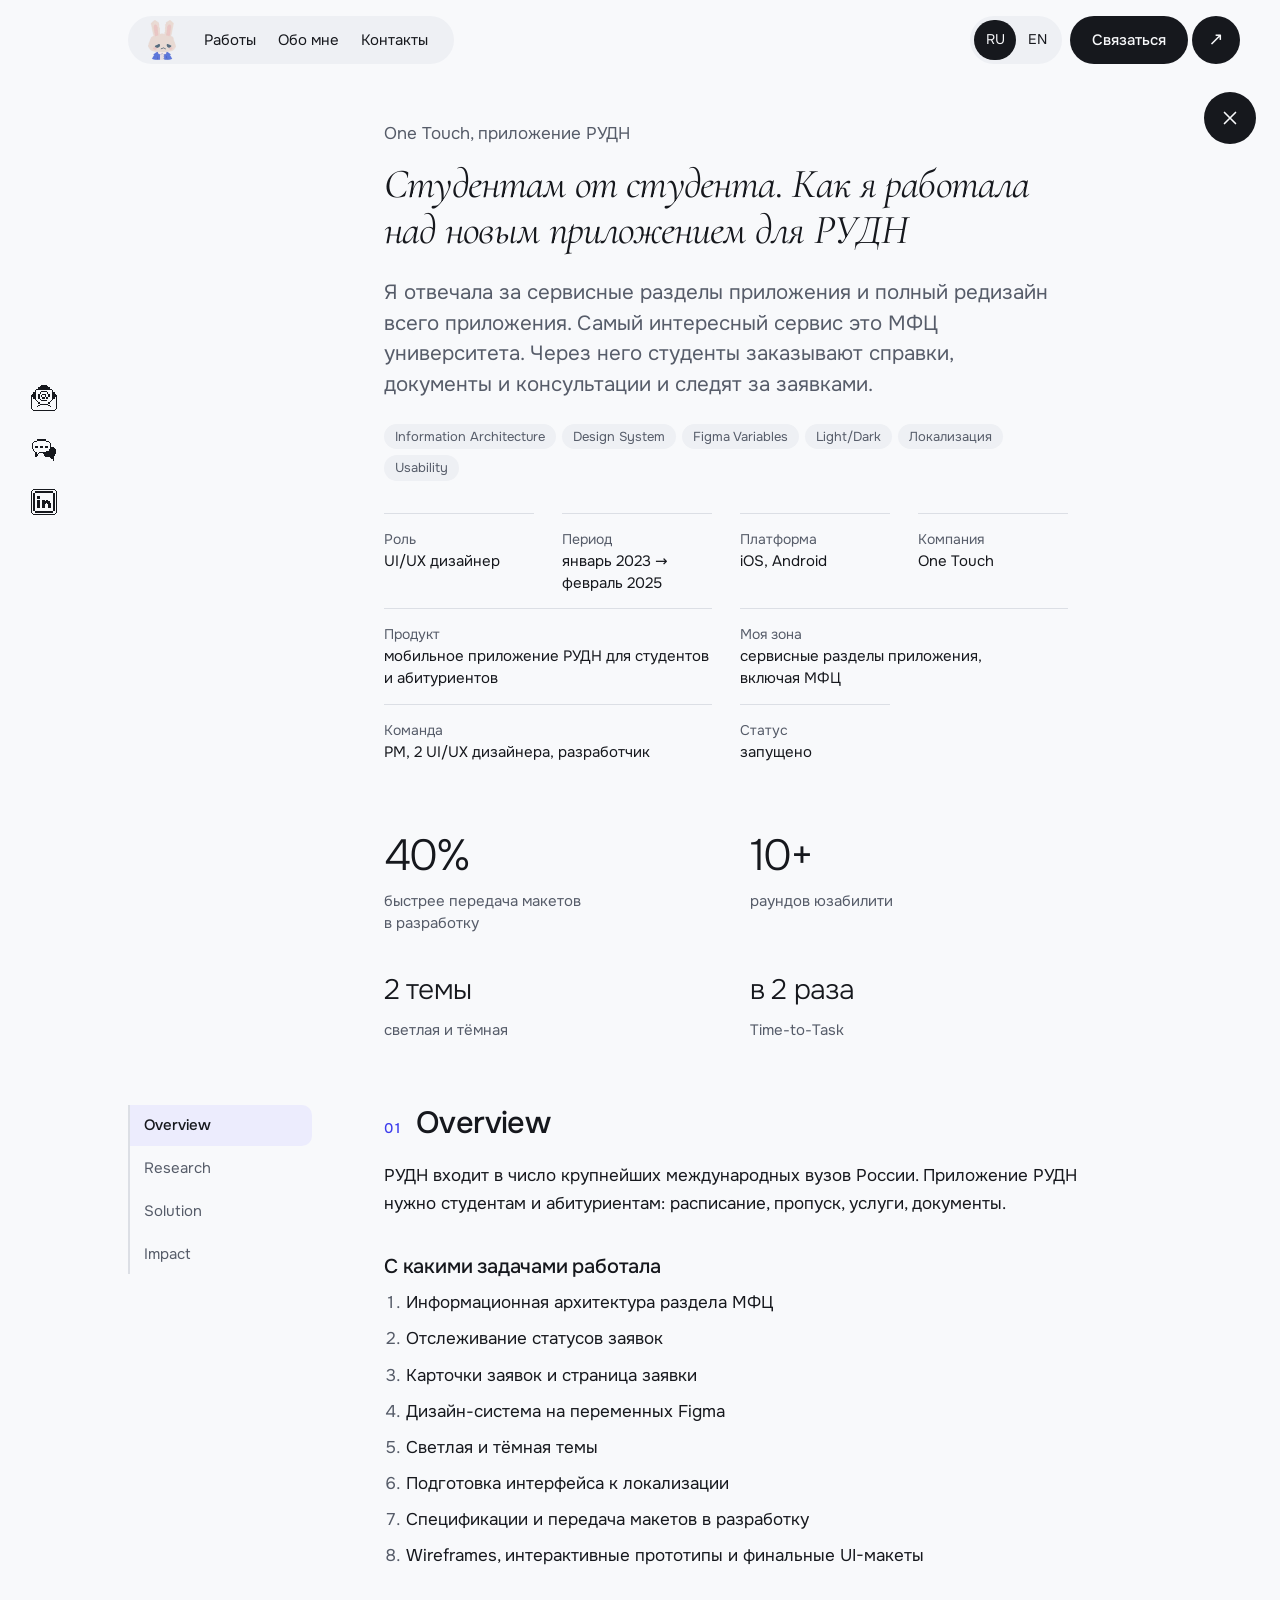
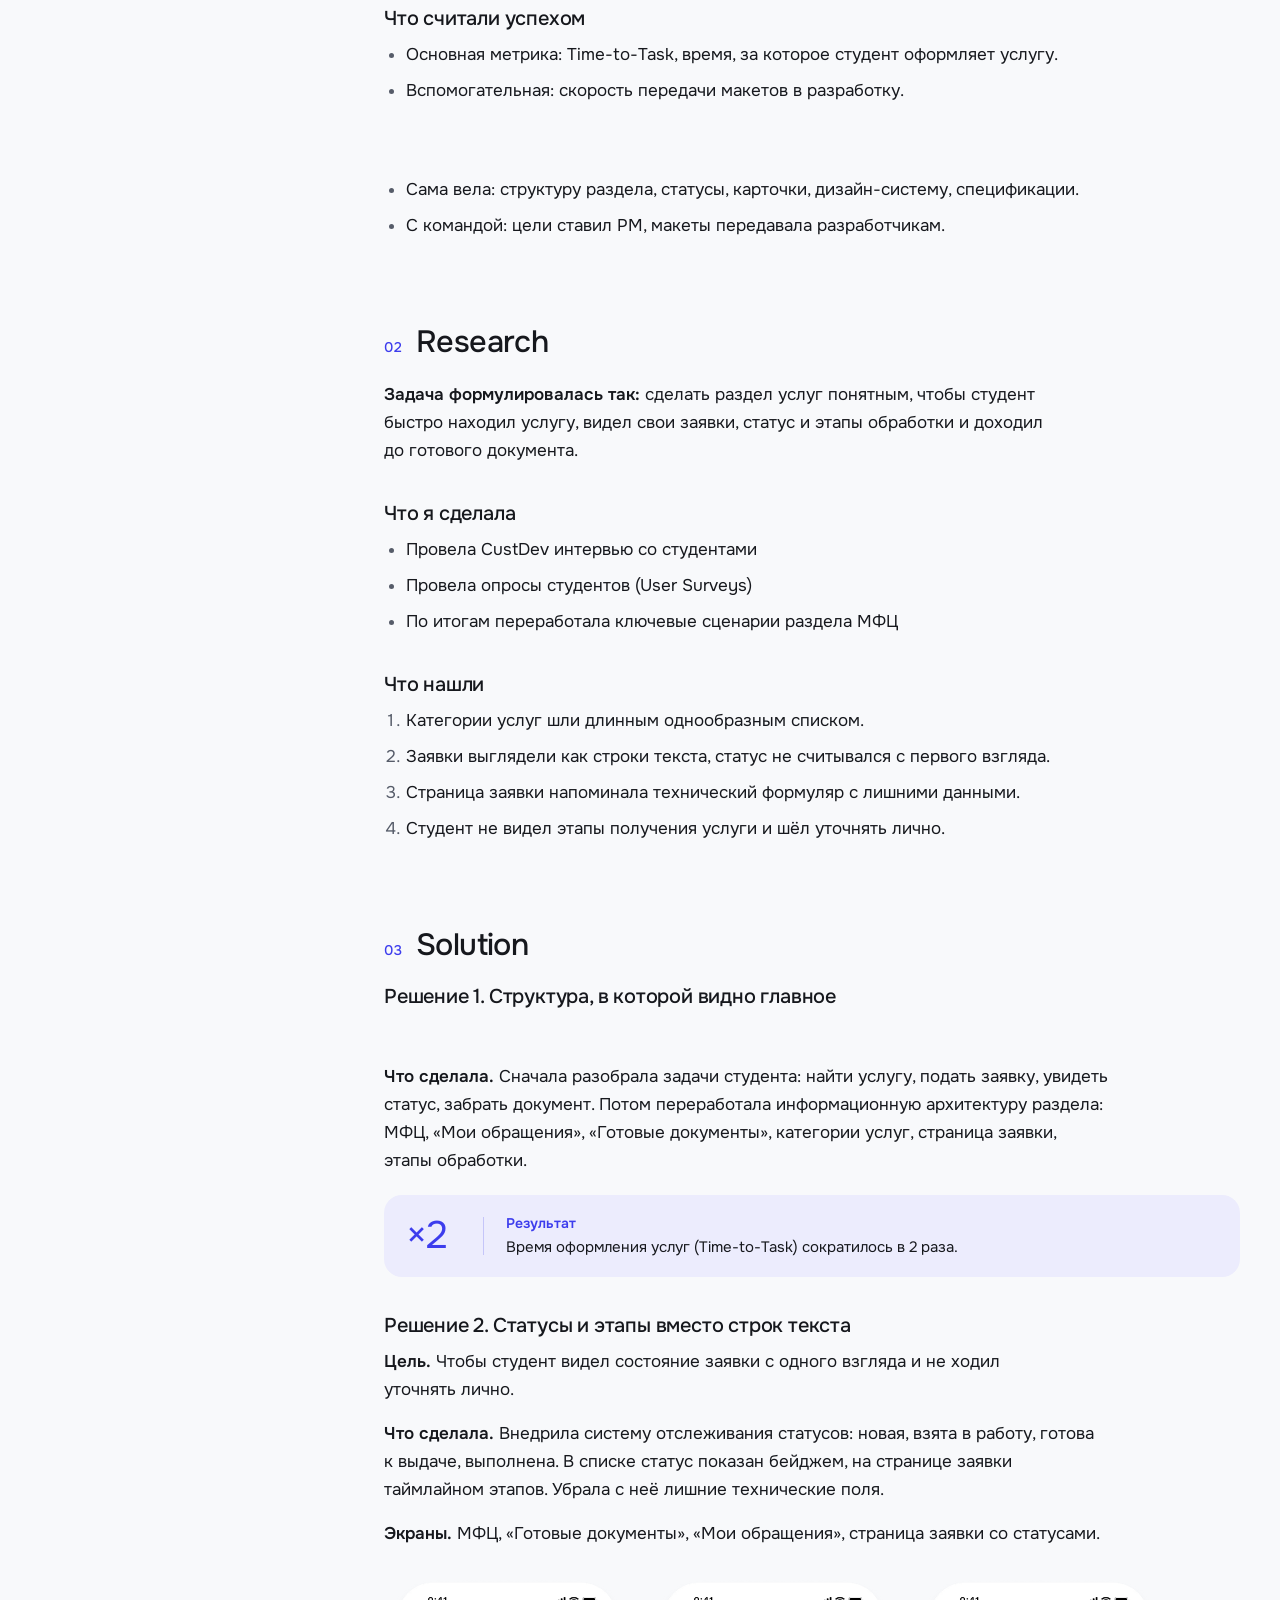
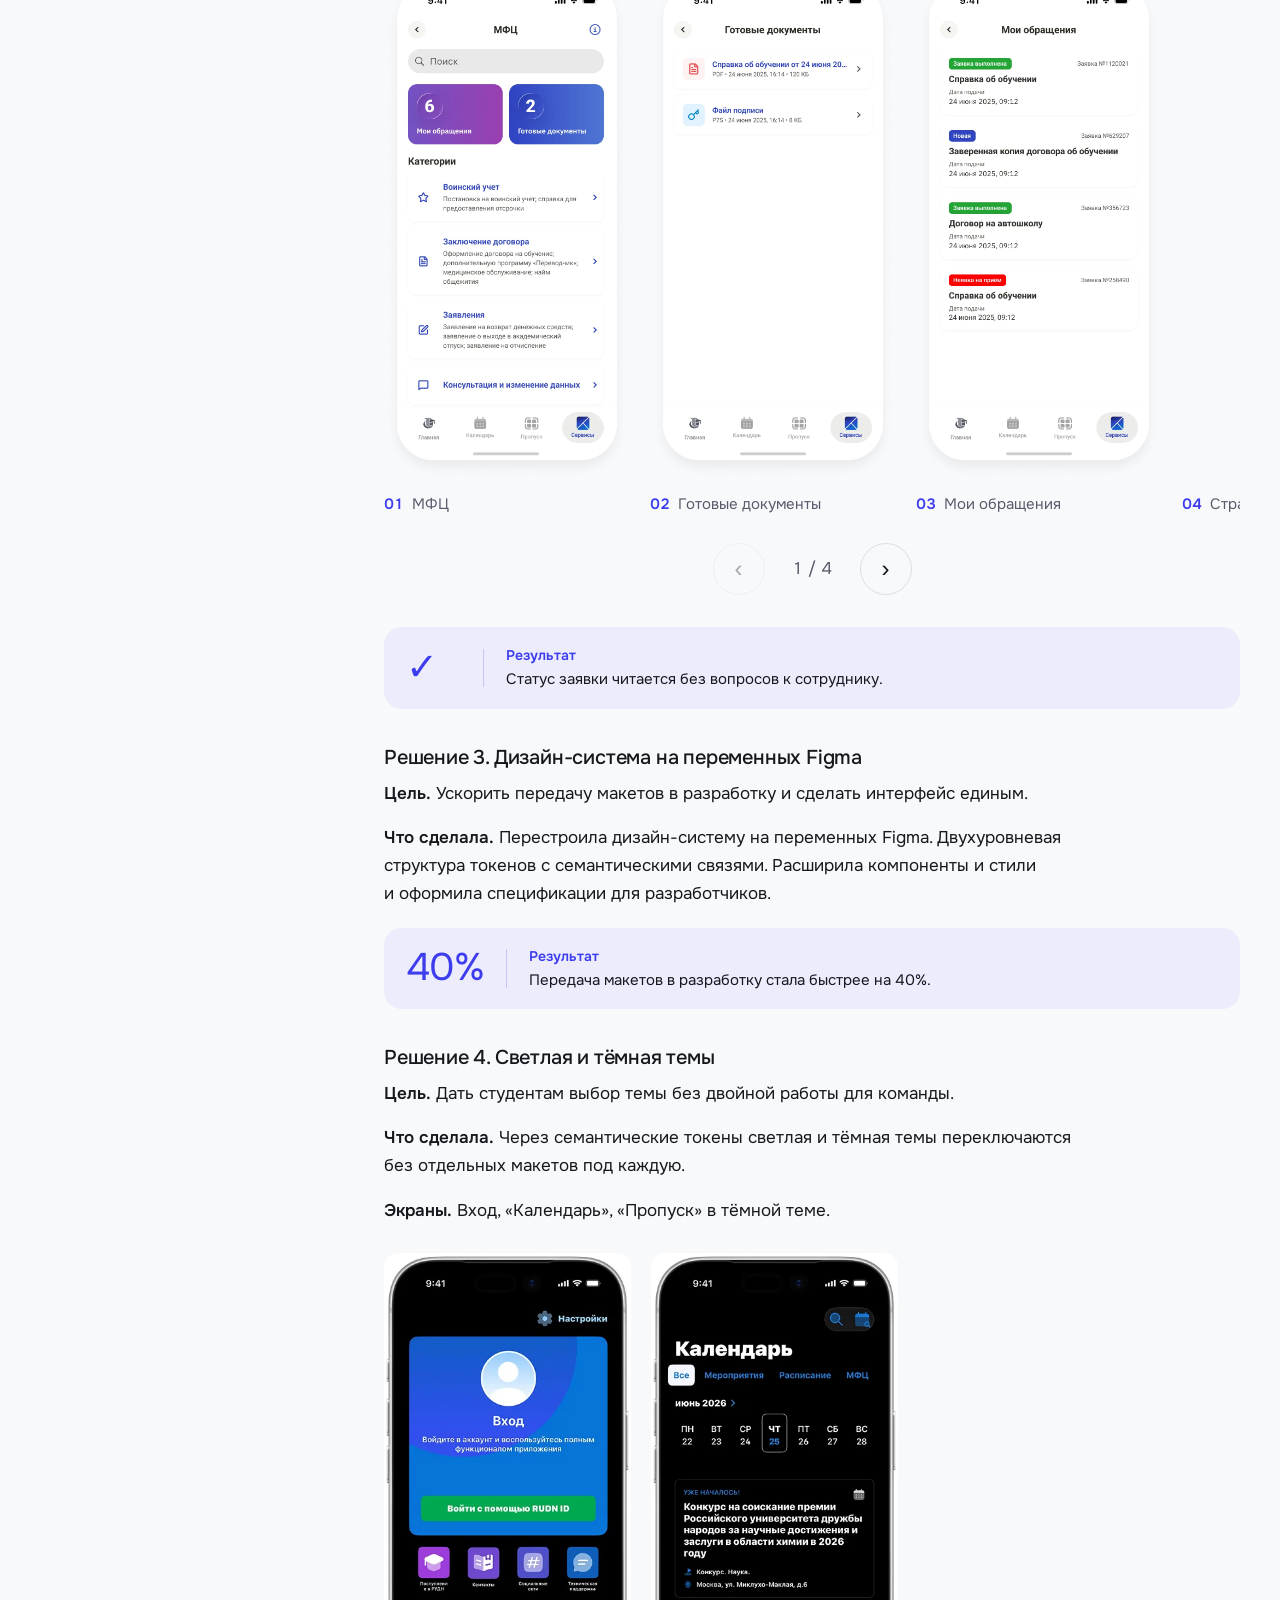
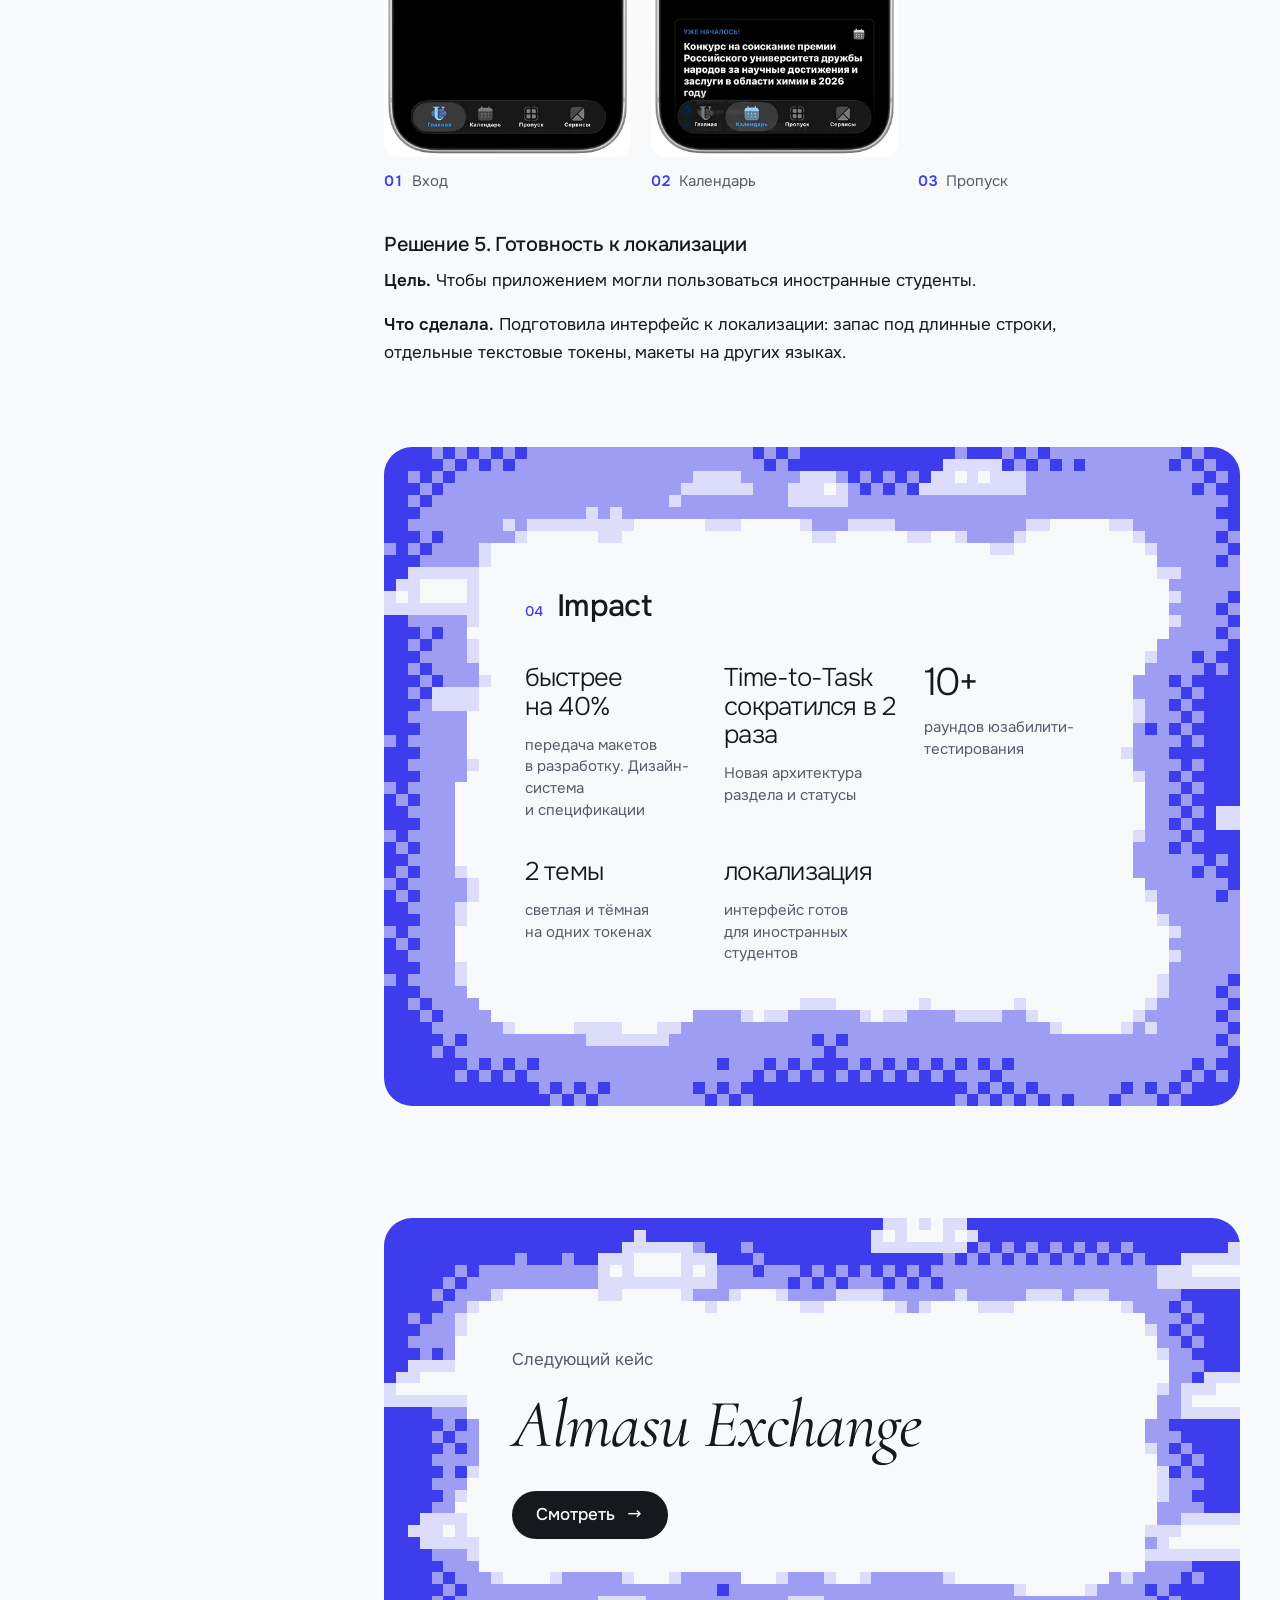
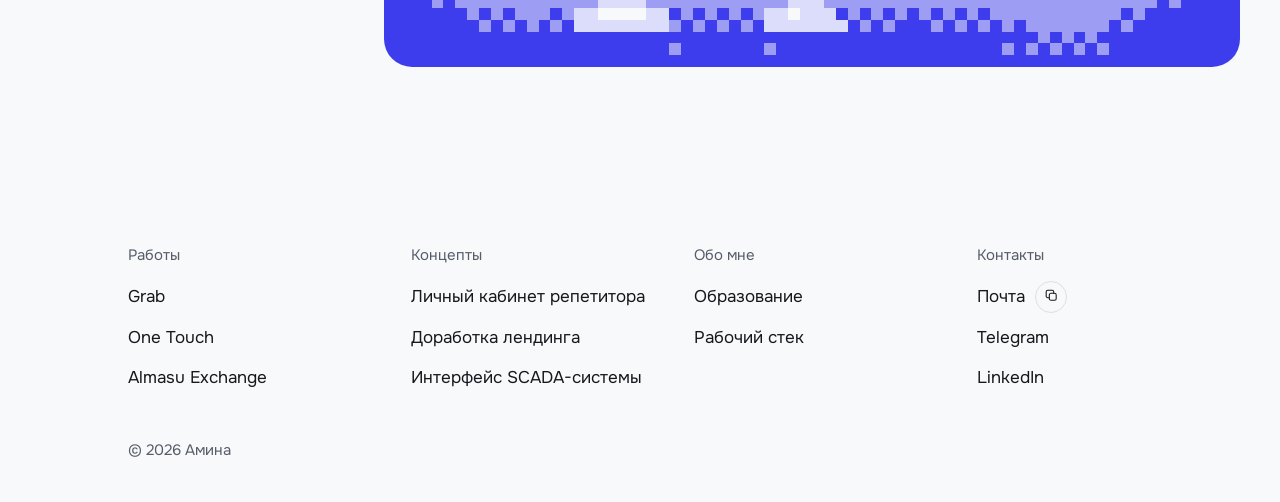
<file: cases/onetouch.html>
<!doctype html>
<html lang="ru">
<head>
<meta charset="utf-8">
<meta name="viewport" content="width=device-width, initial-scale=1">
<title data-i18n="titles.onetouch">One Touch, приложение РУДН. Кейс</title>
<meta name="description" content="Я отвечала за сервисные разделы приложения и полный редизайн всего приложения. Самый интересный сервис это МФЦ университета. Через него студенты заказывают справки, документы и консультации и следят за заявками.">
<meta name="theme-color" content="#f8f9fb">
<link rel="icon" type="image/png" sizes="32x32" href="../assets/icons/favicon-32.png">
<link rel="apple-touch-icon" href="../assets/icons/apple-touch-icon.png">
<link rel="preload" href="../assets/fonts/cormorant-cyrillic-wght-italic.woff2" as="font" type="font/woff2" crossorigin>
<link rel="preload" href="../assets/fonts/onest-cyrillic-wght-normal.woff2" as="font" type="font/woff2" crossorigin>
<link rel="stylesheet" href="../css/main.css">
<script type="module" src="../js/main.js"></script>
</head>
<body id="top" class="is-case">
<a class="skip-link" href="#main" data-i18n="ui.skip">Перейти к содержанию</a>
<aside class="quick-links" aria-label="Быстрые ссылки" data-i18n-aria="ui.quickLabel">
  <ul><li><a href="mailto:amzzdd@mail.ru"><svg class="icon-pixel" viewBox="0 0 32 32" shape-rendering="crispEdges" aria-hidden="true"><path d="M30.48 12.19V10.67H28.95V9.14H27.43V6.1H25.91V18.29H27.43V16.76H28.95V15.24H30.48V28.95H32V12.19H30.48Z"/><path d="M30.48 28.95H28.95V30.48H30.48V28.95Z"/><path d="M28.95 30.48H3.05V32H28.95V30.48Z"/><path d="M25.91 18.29H24.38V19.81H25.91V18.29Z"/><path d="M24.38 25.91H22.86V27.43H24.38V25.91Z"/><path d="M24.38 19.81H22.86V21.33H24.38V19.81Z"/><path d="M22.86 24.38H21.33V25.91H22.86V24.38Z"/><path d="M22.86 21.33H21.33V22.86H22.86V21.33Z"/><path d="M22.86 10.67H21.33V15.24H22.86V10.67Z"/><path d="M21.33 9.14H19.81V10.67H21.33V9.14Z"/><path d="M21.33 22.86H10.67V24.38H21.33V22.86Z"/><path d="M21.33 15.24H18.29V16.76H21.33V15.24Z"/><path d="M18.29 10.67H13.72V12.19H16.76V15.24H18.29V10.67Z"/><path d="M16.76 15.24H13.72V16.76H16.76V15.24Z"/><path d="M19.81 7.62H12.19V9.14H19.81V7.62Z"/><path d="M19.81 18.29H12.19V19.81H19.81V18.29Z"/><path d="M13.72 12.19H12.19V15.24H13.72V12.19Z"/><path d="M12.19 16.76H10.67V18.29H12.19V16.76Z"/><path d="M12.19 9.14H10.67V10.67H12.19V9.14Z"/><path d="M10.67 24.38H9.14V25.91H10.67V24.38Z"/><path d="M10.67 21.33H9.14V22.86H10.67V21.33Z"/><path d="M10.67 10.67H9.14V16.76H10.67V10.67Z"/><path d="M9.14 25.91H7.62V27.43H9.14V25.91Z"/><path d="M9.14 19.81H7.62V21.33H9.14V19.81Z"/><path d="M25.91 6.1V4.57H22.86V3.05H21.33V1.52H19.81V0H12.19V1.52H10.67V3.05H9.14V4.57H6.1V6.1H25.91Z"/><path d="M7.62 18.29H6.1V19.81H7.62V18.29Z"/><path d="M3.05 28.95H1.52V30.48H3.05V28.95Z"/><path d="M1.52 15.24H3.05V16.76H4.57V18.29H6.1V6.1H4.57V9.14H3.05V10.67H1.52V12.19H0V28.95H1.52V15.24Z"/></svg><span class="quick-tip" data-i18n="ui.tips.email">Написать на почту</span></a></li><li><a href="https://t.me/yaazzdd" target="_blank" rel="noopener"><svg class="icon-pixel" viewBox="0 0 32 32" shape-rendering="crispEdges" aria-hidden="true"><path d="M22.1 15.24V16.76H19.05V18.29H9.91V19.81H14.48V21.33H16V22.86H17.53V24.38H23.62V25.9H25.15V27.43H26.67V28.95H28.19V22.86H29.72V21.33H31.24V15.24H29.72V13.71H28.19V12.19H25.15V7.62H23.62V15.24H22.1Z"/><path d="M23.62 6.09H22.1V7.62H23.62V6.09Z"/><path d="M20.57 10.67H17.53V13.71H20.57V10.67Z"/><path d="M22.1 4.57H19.05V6.09H22.1V4.57Z"/><path d="M14.48 10.67H11.43V13.71H14.48V10.67Z"/><path d="M9.91 19.81H8.38V21.33H9.91V19.81Z"/><path d="M19.05 3.05H6.86V4.57H19.05V3.05Z"/><path d="M6.86 18.29H5.34V24.38H6.86V22.86H8.38V21.33H6.86V18.29Z"/><path d="M8.38 10.67H5.34V13.71H8.38V10.67Z"/><path d="M6.86 4.57H3.81V6.09H6.86V4.57Z"/><path d="M5.34 16.76H3.81V18.29H5.34V16.76Z"/><path d="M3.81 15.24H2.29V16.76H3.81V15.24Z"/><path d="M3.81 6.09H2.29V7.62H3.81V6.09Z"/><path d="M2.29 7.62H0.76V15.24H2.29V7.62Z"/></svg><span class="quick-tip" data-i18n="ui.tips.telegram">Написать в Telegram</span></a></li><li><a href="https://www.linkedin.com/in/aminauxui" target="_blank" rel="noopener"><svg class="icon-pixel" viewBox="0 0 32 32" shape-rendering="crispEdges" aria-hidden="true"><path d="M32 3.05H30.47V28.95H32V3.05Z"/><path d="M30.47 28.95H28.95V30.48H30.47V28.95Z"/><path d="M30.47 1.52H28.95V3.05H30.47V1.52Z"/><path d="M28.95 4.57H27.42V27.43H28.95V4.57Z"/><path d="M28.95 30.48H3.04V32H28.95V30.48Z"/><path d="M27.42 27.43H4.57V28.95H27.42V27.43Z"/><path d="M22.85 15.24H21.33V13.71H18.28V15.24H16.76V13.71H13.71V22.86H16.76V18.29H18.28V16.76H19.81V18.29H21.33V22.86H24.38V16.76H22.85V15.24Z"/><path d="M10.66 13.71H7.61V22.86H10.66V13.71Z"/><path d="M10.66 9.14H7.61V12.19H10.66V9.14Z"/><path d="M27.42 3.05H4.57V4.57H27.42V3.05Z"/><path d="M28.95 0H3.04V1.52H28.95V0Z"/><path d="M4.57 4.57H3.04V27.43H4.57V4.57Z"/><path d="M3.04 28.95H1.52V30.48H3.04V28.95Z"/><path d="M3.04 1.52H1.52V3.05H3.04V1.52Z"/><path d="M1.52 3.05H0V28.95H1.52V3.05Z"/></svg><span class="quick-tip" data-i18n="ui.tips.linkedin">Открыть LinkedIn</span></a></li></ul>
</aside>
<div class="page">
<header class="site-header">
  <div class="nav-pill">
    <a class="brand" href="../index.html"><img src="../assets/images/bunny-nav.webp" alt="Портфолио" data-i18n-alt="ui.navBrand" width="111" height="160" decoding="async"></a>
    <nav aria-label="Основная навигация" data-i18n-aria="ui.navLabel">
      <ul><li><a href="../index.html#works" data-i18n="ui.nav.works">Работы</a></li><li><a href="../index.html#about" data-i18n="ui.nav.about">Обо мне</a></li><li><a href="#contacts" data-i18n="ui.nav.contacts">Контакты</a></li></ul>
    </nav>
  </div>
  
  <div class="header-actions">
    <div class="lang" role="group" aria-label="Язык сайта" data-i18n-aria="ui.langLabel">
      <button type="button" data-lang="ru" aria-pressed="true">RU</button>
      <button type="button" data-lang="en" aria-pressed="false">EN</button>
    </div>
    <a class="header-cta" href="https://t.me/yaazzdd" target="_blank" rel="noopener"><span class="header-cta-label" data-i18n="ui.cta">Связаться</span><span class="header-cta-arrow"><span class="arrow-roll arrow-roll--ne" data-arrow="↗" aria-hidden="true"></span></span></a>
  </div>
</header>
<p class="lang-notice" data-i18n="ui.translationPending" lang="en" hidden>English version: translation pending</p>
<main id="main" tabindex="-1">
<a class="case-close" href="../index.html#works" data-transition aria-label="Закрыть и вернуться к работам" data-i18n-aria="ui.closeCase"><svg viewBox="0 0 24 24" aria-hidden="true"><path d="M6 6l12 12M18 6 6 18"/></svg></a>
<article class="case">
  <header class="case-header">
    <p class="eyebrow" data-i18n="cases.onetouch.eyebrow">One Touch, приложение РУДН</p>
    <h1 data-i18n="cases.onetouch.title">Студентам от студента. Как я работала над новым приложением для РУДН</h1>
    <p class="case-lead" data-i18n="cases.onetouch.lead">Я отвечала за сервисные разделы приложения и полный редизайн всего приложения. Самый интересный сервис это МФЦ университета. Через него студенты заказывают справки, документы и консультации и следят за заявками.</p>
    <ul class="tags" aria-label="Теги" data-i18n-aria="ui.tagsLabel"><li data-i18n="cases.onetouch.tags.0">Information Architecture</li><li data-i18n="cases.onetouch.tags.1">Design System</li><li data-i18n="cases.onetouch.tags.2">Figma Variables</li><li data-i18n="cases.onetouch.tags.3">Light/Dark</li><li data-i18n="cases.onetouch.tags.4">Локализация</li><li data-i18n="cases.onetouch.tags.5">Usability</li></ul>
    <dl class="meta" aria-label="Детали проекта" data-i18n-aria="ui.metaLabel"><div><dt data-i18n="cases.onetouch.meta.0.label">Роль</dt><dd data-i18n="cases.onetouch.meta.0.value">UI/UX дизайнер</dd></div><div><dt data-i18n="cases.onetouch.meta.1.label">Период</dt><dd data-i18n="cases.onetouch.meta.1.value">январь 2023 → февраль 2025</dd></div><div><dt data-i18n="cases.onetouch.meta.2.label">Платформа</dt><dd data-i18n="cases.onetouch.meta.2.value">iOS, Android</dd></div><div><dt data-i18n="cases.onetouch.meta.3.label">Компания</dt><dd data-i18n="cases.onetouch.meta.3.value">One Touch</dd></div><div class="meta-wide"><dt data-i18n="cases.onetouch.meta.4.label">Продукт</dt><dd data-i18n="cases.onetouch.meta.4.value">мобильное приложение РУДН для студентов и абитуриентов</dd></div><div class="meta-wide"><dt data-i18n="cases.onetouch.meta.5.label">Моя зона</dt><dd data-i18n="cases.onetouch.meta.5.value">сервисные разделы приложения, включая МФЦ</dd></div><div class="meta-wide"><dt data-i18n="cases.onetouch.meta.6.label">Команда</dt><dd data-i18n="cases.onetouch.meta.6.value">PM, 2 UI/UX дизайнера, разработчик</dd></div><div><dt data-i18n="cases.onetouch.meta.7.label">Статус</dt><dd data-i18n="cases.onetouch.meta.7.value">запущено</dd></div></dl>
    <ul class="numbers"><li><span class="number-value" data-i18n="cases.onetouch.stats.0.value">40%</span><span class="number-label" data-i18n="cases.onetouch.stats.0.label">быстрее передача макетов в разработку</span></li><li><span class="number-value" data-i18n="cases.onetouch.stats.1.value">10+</span><span class="number-label" data-i18n="cases.onetouch.stats.1.label">раундов юзабилити</span></li><li><span class="number-value number-value--text" data-i18n="cases.onetouch.stats.2.value">2 темы</span><span class="number-label" data-i18n="cases.onetouch.stats.2.label">светлая и тёмная</span></li><li><span class="number-value number-value--text" data-i18n="cases.onetouch.stats.3.value">в 2 раза</span><span class="number-label" data-i18n="cases.onetouch.stats.3.label">Time-to-Task</span></li></ul>
  </header>
  <div class="case-layout">
    <nav class="case-nav" aria-label="Разделы кейса" data-i18n-aria="ui.caseNavLabel">
      <ul><li><a href="#overview" data-i18n="cases.onetouch.sections.0.title">Overview</a></li><li><a href="#research" data-i18n="cases.onetouch.sections.1.title">Research</a></li><li><a href="#solution" data-i18n="cases.onetouch.sections.2.title">Solution</a></li><li><a href="#impact" data-i18n="cases.onetouch.sections.3.title">Impact</a></li></ul>
    </nav>
    <div class="case-body">
      <section id="overview" class="case-section">
        <h2><span class="section-num">01</span> <span data-i18n="cases.onetouch.sections.0.title">Overview</span></h2>
        <p data-i18n="cases.onetouch.sections.0.blocks.0.text">РУДН входит в число крупнейших международных вузов России. Приложение РУДН нужно студентам и абитуриентам: расписание, пропуск, услуги, документы.</p>
<h3 data-i18n="cases.onetouch.sections.0.blocks.1.text">С какими задачами работала</h3>
<ol><li data-i18n="cases.onetouch.sections.0.blocks.2.items.0">Информационная архитектура раздела МФЦ</li><li data-i18n="cases.onetouch.sections.0.blocks.2.items.1">Отслеживание статусов заявок</li><li data-i18n="cases.onetouch.sections.0.blocks.2.items.2">Карточки заявок и страница заявки</li><li data-i18n="cases.onetouch.sections.0.blocks.2.items.3">Дизайн-система на переменных Figma</li><li data-i18n="cases.onetouch.sections.0.blocks.2.items.4">Светлая и тёмная темы</li><li data-i18n="cases.onetouch.sections.0.blocks.2.items.5">Подготовка интерфейса к локализации</li><li data-i18n="cases.onetouch.sections.0.blocks.2.items.6">Спецификации и передача макетов в разработку</li><li data-i18n="cases.onetouch.sections.0.blocks.2.items.7">Wireframes, интерактивные прототипы и финальные UI-макеты</li></ol>
<h3 data-i18n="cases.onetouch.sections.0.blocks.3.text">Что считали успехом</h3>
<ul><li data-i18n="cases.onetouch.sections.0.blocks.4.items.0">Основная метрика: Time-to-Task, время, за которое студент оформляет услугу.</li><li data-i18n="cases.onetouch.sections.0.blocks.4.items.1">Вспомогательная: скорость передачи макетов в разработку.</li></ul>
<h3 data-i18n="cases.onetouch.sections.0.blocks.5.text">Моя зона</h3>
<ul><li data-i18n="cases.onetouch.sections.0.blocks.6.items.0">Сама вела: структуру раздела, статусы, карточки, дизайн-систему, спецификации.</li><li data-i18n="cases.onetouch.sections.0.blocks.6.items.1">С командой: цели ставил PM, макеты передавала разработчикам.</li></ul>
      </section>
<section id="research" class="case-section">
        <h2><span class="section-num">02</span> <span data-i18n="cases.onetouch.sections.1.title">Research</span></h2>
        <p data-i18n="cases.onetouch.sections.1.blocks.0.text"><strong>Задача формулировалась так:</strong> сделать раздел услуг понятным, чтобы студент быстро находил услугу, видел свои заявки, статус и этапы обработки и доходил до готового документа.</p>
<h3 data-i18n="cases.onetouch.sections.1.blocks.1.text">Что я сделала</h3>
<ul><li data-i18n="cases.onetouch.sections.1.blocks.2.items.0">Провела CustDev интервью со студентами</li><li data-i18n="cases.onetouch.sections.1.blocks.2.items.1">Провела опросы студентов (User Surveys)</li><li data-i18n="cases.onetouch.sections.1.blocks.2.items.2">По итогам переработала ключевые сценарии раздела МФЦ</li></ul>
<h3 data-i18n="cases.onetouch.sections.1.blocks.3.text">Что нашли</h3>
<ol><li data-i18n="cases.onetouch.sections.1.blocks.4.items.0">Категории услуг шли длинным однообразным списком.</li><li data-i18n="cases.onetouch.sections.1.blocks.4.items.1">Заявки выглядели как строки текста, статус не считывался с первого взгляда.</li><li data-i18n="cases.onetouch.sections.1.blocks.4.items.2">Страница заявки напоминала технический формуляр с лишними данными.</li><li data-i18n="cases.onetouch.sections.1.blocks.4.items.3">Студент не видел этапы получения услуги и шёл уточнять лично.</li></ol>
      </section>
<section id="solution" class="case-section">
        <h2><span class="section-num">03</span> <span data-i18n="cases.onetouch.sections.2.title">Solution</span></h2>
        <h3 data-i18n="cases.onetouch.sections.2.blocks.0.text">Решение 1. Структура, в которой видно главное</h3>
<p data-i18n="cases.onetouch.sections.2.blocks.1.text"><strong>Цель.</strong> Сократить время, за которое студент находит услугу и оформляет заявку.</p>
<p data-i18n="cases.onetouch.sections.2.blocks.2.text"><strong>Что сделала.</strong> Сначала разобрала задачи студента: найти услугу, подать заявку, увидеть статус, забрать документ. Потом переработала информационную архитектуру раздела: МФЦ, «Мои обращения», «Готовые документы», категории услуг, страница заявки, этапы обработки.</p>
<aside class="result">
  <p class="result-value" data-i18n="cases.onetouch.sections.2.blocks.3.value">×2</p>
  <div class="result-body"><p class="result-label" data-i18n="ui.result">Результат</p><p data-i18n="cases.onetouch.sections.2.blocks.3.text">Время оформления услуг (Time-to-Task) сократилось в 2 раза.</p></div>
</aside>
<h3 data-i18n="cases.onetouch.sections.2.blocks.4.text">Решение 2. Статусы и этапы вместо строк текста</h3>
<p data-i18n="cases.onetouch.sections.2.blocks.5.text"><strong>Цель.</strong> Чтобы студент видел состояние заявки с одного взгляда и не ходил уточнять лично.</p>
<p data-i18n="cases.onetouch.sections.2.blocks.6.text"><strong>Что сделала.</strong> Внедрила систему отслеживания статусов: новая, взята в работу, готова к выдаче, выполнена. В списке статус показан бейджем, на странице заявки таймлайном этапов. Убрала с неё лишние технические поля.</p>
<p data-i18n="cases.onetouch.sections.2.blocks.7.text"><strong>Экраны.</strong> МФЦ, «Готовые документы», «Мои обращения», страница заявки со статусами.</p>
<div class="carousel media-panel" data-carousel>
  <div class="carousel-track" tabindex="0" role="region" aria-label="Экраны" data-i18n-aria="ui.screensLabel"><figure class="slide"><button type="button" class="slide-zoom" data-zoom aria-label="Открыть крупно" data-i18n-aria="ui.zoom"><img src="../assets/images/onetouch/process-1-mfc.webp" alt="Экран МФЦ с категориями услуг" data-i18n-alt="cases.onetouch.sections.2.blocks.8.items.0.alt" width="900" height="1844" decoding="async" loading="lazy"><span class="slide-zoom-icon"><svg viewBox="0 0 24 24" aria-hidden="true"><circle cx="11" cy="11" r="6.5"/><path d="m16 16 4.5 4.5M11 8v6M8 11h6"/></svg></span></button><figcaption><span class="slide-num">01</span> <span data-i18n="cases.onetouch.sections.2.blocks.8.items.0.caption">МФЦ</span></figcaption></figure><figure class="slide"><button type="button" class="slide-zoom" data-zoom aria-label="Открыть крупно" data-i18n-aria="ui.zoom"><img src="../assets/images/onetouch/process-2-documents.webp" alt="Экран Готовые документы" data-i18n-alt="cases.onetouch.sections.2.blocks.8.items.1.alt" width="900" height="1844" decoding="async" loading="lazy"><span class="slide-zoom-icon"><svg viewBox="0 0 24 24" aria-hidden="true"><circle cx="11" cy="11" r="6.5"/><path d="m16 16 4.5 4.5M11 8v6M8 11h6"/></svg></span></button><figcaption><span class="slide-num">02</span> <span data-i18n="cases.onetouch.sections.2.blocks.8.items.1.caption">Готовые документы</span></figcaption></figure><figure class="slide"><button type="button" class="slide-zoom" data-zoom aria-label="Открыть крупно" data-i18n-aria="ui.zoom"><img src="../assets/images/onetouch/process-3-requests.webp" alt="Экран Мои обращения со статусами заявок" data-i18n-alt="cases.onetouch.sections.2.blocks.8.items.2.alt" width="900" height="1844" decoding="async" loading="lazy"><span class="slide-zoom-icon"><svg viewBox="0 0 24 24" aria-hidden="true"><circle cx="11" cy="11" r="6.5"/><path d="m16 16 4.5 4.5M11 8v6M8 11h6"/></svg></span></button><figcaption><span class="slide-num">03</span> <span data-i18n="cases.onetouch.sections.2.blocks.8.items.2.caption">Мои обращения</span></figcaption></figure><figure class="slide"><button type="button" class="slide-zoom" data-zoom aria-label="Открыть крупно" data-i18n-aria="ui.zoom"><img src="../assets/images/onetouch/process-4-detail.webp" alt="Страница заявки с таймлайном этапов" data-i18n-alt="cases.onetouch.sections.2.blocks.8.items.3.alt" width="900" height="1844" decoding="async" loading="lazy"><span class="slide-zoom-icon"><svg viewBox="0 0 24 24" aria-hidden="true"><circle cx="11" cy="11" r="6.5"/><path d="m16 16 4.5 4.5M11 8v6M8 11h6"/></svg></span></button><figcaption><span class="slide-num">04</span> <span data-i18n="cases.onetouch.sections.2.blocks.8.items.3.caption">Страница заявки</span></figcaption></figure></div>
  <div class="carousel-controls">
    <button type="button" class="carousel-btn" data-dir="-1" aria-label="Предыдущий экран" data-i18n-aria="ui.prev"><span aria-hidden="true">‹</span></button>
    <span class="carousel-counter" aria-live="polite">1 / 4</span>
    <button type="button" class="carousel-btn" data-dir="1" aria-label="Следующий экран" data-i18n-aria="ui.next"><span aria-hidden="true">›</span></button>
  </div>
</div>
<aside class="result">
  <p class="result-value" data-i18n="cases.onetouch.sections.2.blocks.9.value">✓</p>
  <div class="result-body"><p class="result-label" data-i18n="ui.result">Результат</p><p data-i18n="cases.onetouch.sections.2.blocks.9.text">Статус заявки читается без вопросов к сотруднику.</p></div>
</aside>
<h3 data-i18n="cases.onetouch.sections.2.blocks.10.text">Решение 3. Дизайн-система на переменных Figma</h3>
<p data-i18n="cases.onetouch.sections.2.blocks.11.text"><strong>Цель.</strong> Ускорить передачу макетов в разработку и сделать интерфейс единым.</p>
<p data-i18n="cases.onetouch.sections.2.blocks.12.text"><strong>Что сделала.</strong> Перестроила дизайн-систему на переменных Figma. Двухуровневая структура токенов с семантическими связями. Расширила компоненты и стили и оформила спецификации для разработчиков.</p>
<aside class="result">
  <p class="result-value" data-i18n="cases.onetouch.sections.2.blocks.13.value">40%</p>
  <div class="result-body"><p class="result-label" data-i18n="ui.result">Результат</p><p data-i18n="cases.onetouch.sections.2.blocks.13.text">Передача макетов в разработку стала быстрее на 40%.</p></div>
</aside>
<h3 data-i18n="cases.onetouch.sections.2.blocks.14.text">Решение 4. Светлая и тёмная темы</h3>
<p data-i18n="cases.onetouch.sections.2.blocks.15.text"><strong>Цель.</strong> Дать студентам выбор темы без двойной работы для команды.</p>
<p data-i18n="cases.onetouch.sections.2.blocks.16.text"><strong>Что сделала.</strong> Через семантические токены светлая и тёмная темы переключаются без отдельных макетов под каждую.</p>
<p data-i18n="cases.onetouch.sections.2.blocks.17.text"><strong>Экраны.</strong> Вход, «Календарь», «Пропуск» в тёмной теме.</p>
<div class="carousel media-panel" data-carousel>
  <div class="carousel-track" tabindex="0" role="region" aria-label="Экраны" data-i18n-aria="ui.screensLabel"><figure class="slide"><button type="button" class="slide-zoom" data-zoom aria-label="Открыть крупно" data-i18n-aria="ui.zoom"><img src="../assets/images/onetouch/theme-61-login.webp" alt="Экран входа в тёмной теме" data-i18n-alt="cases.onetouch.sections.2.blocks.18.items.0.alt" width="378" height="772" decoding="async" loading="lazy"><span class="slide-zoom-icon"><svg viewBox="0 0 24 24" aria-hidden="true"><circle cx="11" cy="11" r="6.5"/><path d="m16 16 4.5 4.5M11 8v6M8 11h6"/></svg></span></button><figcaption><span class="slide-num">01</span> <span data-i18n="cases.onetouch.sections.2.blocks.18.items.0.caption">Вход</span></figcaption></figure><figure class="slide"><button type="button" class="slide-zoom" data-zoom aria-label="Открыть крупно" data-i18n-aria="ui.zoom"><img src="../assets/images/onetouch/theme-66-calendar.webp" alt="Экран Календарь в тёмной теме" data-i18n-alt="cases.onetouch.sections.2.blocks.18.items.1.alt" width="378" height="772" decoding="async" loading="lazy"><span class="slide-zoom-icon"><svg viewBox="0 0 24 24" aria-hidden="true"><circle cx="11" cy="11" r="6.5"/><path d="m16 16 4.5 4.5M11 8v6M8 11h6"/></svg></span></button><figcaption><span class="slide-num">02</span> <span data-i18n="cases.onetouch.sections.2.blocks.18.items.1.caption">Календарь</span></figcaption></figure><figure class="slide"><button type="button" class="slide-zoom" data-zoom aria-label="Открыть крупно" data-i18n-aria="ui.zoom"><img src="../assets/images/onetouch/theme-65-pass.webp" alt="Экран Пропуск в тёмной теме" data-i18n-alt="cases.onetouch.sections.2.blocks.18.items.2.alt" width="378" height="772" decoding="async" loading="lazy"><span class="slide-zoom-icon"><svg viewBox="0 0 24 24" aria-hidden="true"><circle cx="11" cy="11" r="6.5"/><path d="m16 16 4.5 4.5M11 8v6M8 11h6"/></svg></span></button><figcaption><span class="slide-num">03</span> <span data-i18n="cases.onetouch.sections.2.blocks.18.items.2.caption">Пропуск</span></figcaption></figure></div>
  <div class="carousel-controls">
    <button type="button" class="carousel-btn" data-dir="-1" aria-label="Предыдущий экран" data-i18n-aria="ui.prev"><span aria-hidden="true">‹</span></button>
    <span class="carousel-counter" aria-live="polite">1 / 3</span>
    <button type="button" class="carousel-btn" data-dir="1" aria-label="Следующий экран" data-i18n-aria="ui.next"><span aria-hidden="true">›</span></button>
  </div>
</div>
<h3 data-i18n="cases.onetouch.sections.2.blocks.19.text">Решение 5. Готовность к локализации</h3>
<p data-i18n="cases.onetouch.sections.2.blocks.20.text"><strong>Цель.</strong> Чтобы приложением могли пользоваться иностранные студенты.</p>
<p data-i18n="cases.onetouch.sections.2.blocks.21.text"><strong>Что сделала.</strong> Подготовила интерфейс к локализации: запас под длинные строки, отдельные текстовые токены, макеты на других языках.</p>
      </section>
<section id="impact" class="case-section case-section--impact" data-cloud-frame>
        <h2><span class="section-num">04</span> <span data-i18n="cases.onetouch.sections.3.title">Impact</span></h2>
        <ul class="numbers numbers--dark"><li><span class="number-value number-value--text" data-i18n="cases.onetouch.sections.3.blocks.0.items.0.value">быстрее на 40%</span><span class="number-label" data-i18n="cases.onetouch.sections.3.blocks.0.items.0.label">передача макетов в разработку. Дизайн-система и спецификации</span></li><li><span class="number-value number-value--text" data-i18n="cases.onetouch.sections.3.blocks.0.items.1.value">Time-to-Task сократился в 2 раза</span><span class="number-label" data-i18n="cases.onetouch.sections.3.blocks.0.items.1.label">Новая архитектура раздела и статусы</span></li><li><span class="number-value" data-i18n="cases.onetouch.sections.3.blocks.0.items.2.value">10+</span><span class="number-label" data-i18n="cases.onetouch.sections.3.blocks.0.items.2.label">раундов юзабилити-тестирования</span></li><li><span class="number-value number-value--text" data-i18n="cases.onetouch.sections.3.blocks.0.items.3.value">2 темы</span><span class="number-label" data-i18n="cases.onetouch.sections.3.blocks.0.items.3.label">светлая и тёмная на одних токенах</span></li><li><span class="number-value number-value--text" data-i18n="cases.onetouch.sections.3.blocks.0.items.4.value">локализация</span><span class="number-label" data-i18n="cases.onetouch.sections.3.blocks.0.items.4.label">интерфейс готов для иностранных студентов</span></li></ul>
      </section>
    </div>
  </div>
  <nav class="next-case" aria-label="Следующий кейс" data-i18n-aria="ui.nextCase" data-cloud-frame>
    <p class="eyebrow" data-i18n="cases.onetouch.next.label">Следующий кейс</p>
    <p class="next-title" data-i18n="cases.onetouch.next.title">Almasu Exchange</p>
    <a class="button" href="../works/almasu.html" data-transition><span data-i18n="cases.onetouch.next.cta">Смотреть</span> <span class="arrow-roll arrow-roll--e" data-arrow="→" aria-hidden="true"></span></a>
  </nav>
</article>
<dialog class="lightbox" aria-label="Открыть крупно" data-i18n-aria="ui.zoom">
  <div class="lightbox-stage"></div>
  <p class="lightbox-caption"></p>
  <button type="button" class="lightbox-close" aria-label="Закрыть" data-i18n-aria="ui.close"><svg viewBox="0 0 24 24" aria-hidden="true"><path d="M6 6l12 12M18 6 6 18"/></svg></button>
  <div class="lightbox-bar">
    <button type="button" class="lightbox-zoom" data-step="-1" aria-label="Уменьшить" data-i18n-aria="ui.zoomOut"><svg viewBox="0 0 24 24" aria-hidden="true"><path d="M6 12h12"/></svg></button>
    <input type="range" class="lightbox-range" min="100" max="300" step="5" value="100" aria-label="Масштаб" data-i18n-aria="ui.zoomLevel">
    <button type="button" class="lightbox-zoom" data-step="1" aria-label="Увеличить" data-i18n-aria="ui.zoomIn"><svg viewBox="0 0 24 24" aria-hidden="true"><path d="M6 12h12M12 6v12"/></svg></button>
    <output class="lightbox-value">100%</output>
  </div>
</dialog>
</main>
<footer class="site-footer">
  <nav class="footer-columns" aria-label="Навигация в футере" data-i18n-aria="ui.footerLabel">
    <div>
      <h2 data-i18n="ui.footer.works">Работы</h2>
      <ul><li><a href="../cases/grab.html" data-i18n="ui.footer.grab">Grab</a></li><li><a href="../cases/onetouch.html" data-i18n="ui.footer.onetouch">One Touch</a></li><li><a href="../works/almasu.html" data-i18n="ui.footer.almasu">Almasu Exchange</a></li></ul>
    </div>
    <div>
      <h2 data-i18n="ui.footer.concepts">Концепты</h2>
      <ul><li><a href="../works/concept-tutor.html" data-i18n="ui.footer.tutor">Личный кабинет репетитора</a></li><li><a href="../works/concept-landing.html" data-i18n="ui.footer.landing">Доработка лендинга</a></li><li><a href="../works/concept-scada.html" data-i18n="ui.footer.scada">Интерфейс SCADA-системы</a></li></ul>
    </div>
    <div>
      <h2 data-i18n="ui.footer.about">Обо мне</h2>
      <ul><li><a href="../index.html#education" data-i18n="ui.footer.education">Образование</a></li><li><a href="../index.html#stack" data-i18n="ui.footer.stack">Рабочий стек</a></li></ul>
    </div>
    <div id="contacts">
      <h2 data-i18n="ui.footer.contacts">Контакты</h2>
      <ul><li><a href="mailto:amzzdd@mail.ru" data-i18n="ui.links.email">Почта</a><button type="button" class="copy-btn" data-copy="amzzdd@mail.ru" aria-label="Скопировать" data-i18n-aria="ui.copy" data-copied="Скопировано"><span class="copy-icon"><svg viewBox="0 0 24 24" aria-hidden="true"><rect x="8.5" y="8.5" width="11" height="11" rx="2.5"/><path d="M15.5 8.5V6a2.5 2.5 0 0 0-2.5-2.5H6A2.5 2.5 0 0 0 3.5 6v7A2.5 2.5 0 0 0 6 15.5h2.5"/></svg></span><span class="copy-done"><svg viewBox="0 0 24 24" aria-hidden="true"><path d="m5 12.5 4.5 4.5L19 7.5"/></svg></span></button></li><li><a href="https://t.me/yaazzdd" target="_blank" rel="noopener" data-i18n="ui.links.telegram">Telegram</a></li><li><a href="https://www.linkedin.com/in/aminauxui" target="_blank" rel="noopener" data-i18n="ui.links.linkedin">LinkedIn</a></li></ul>
    </div>
  </nav>
  <p class="copyright" data-i18n="ui.copyright">© 2026 Амина</p>
</footer>
</div>
<a class="to-top" href="#top" aria-label="Наверх" data-i18n-aria="ui.toTop"><span class="arrow-roll arrow-roll--up" data-arrow="↑" aria-hidden="true"></span></a>
</body>
</html>
</file>
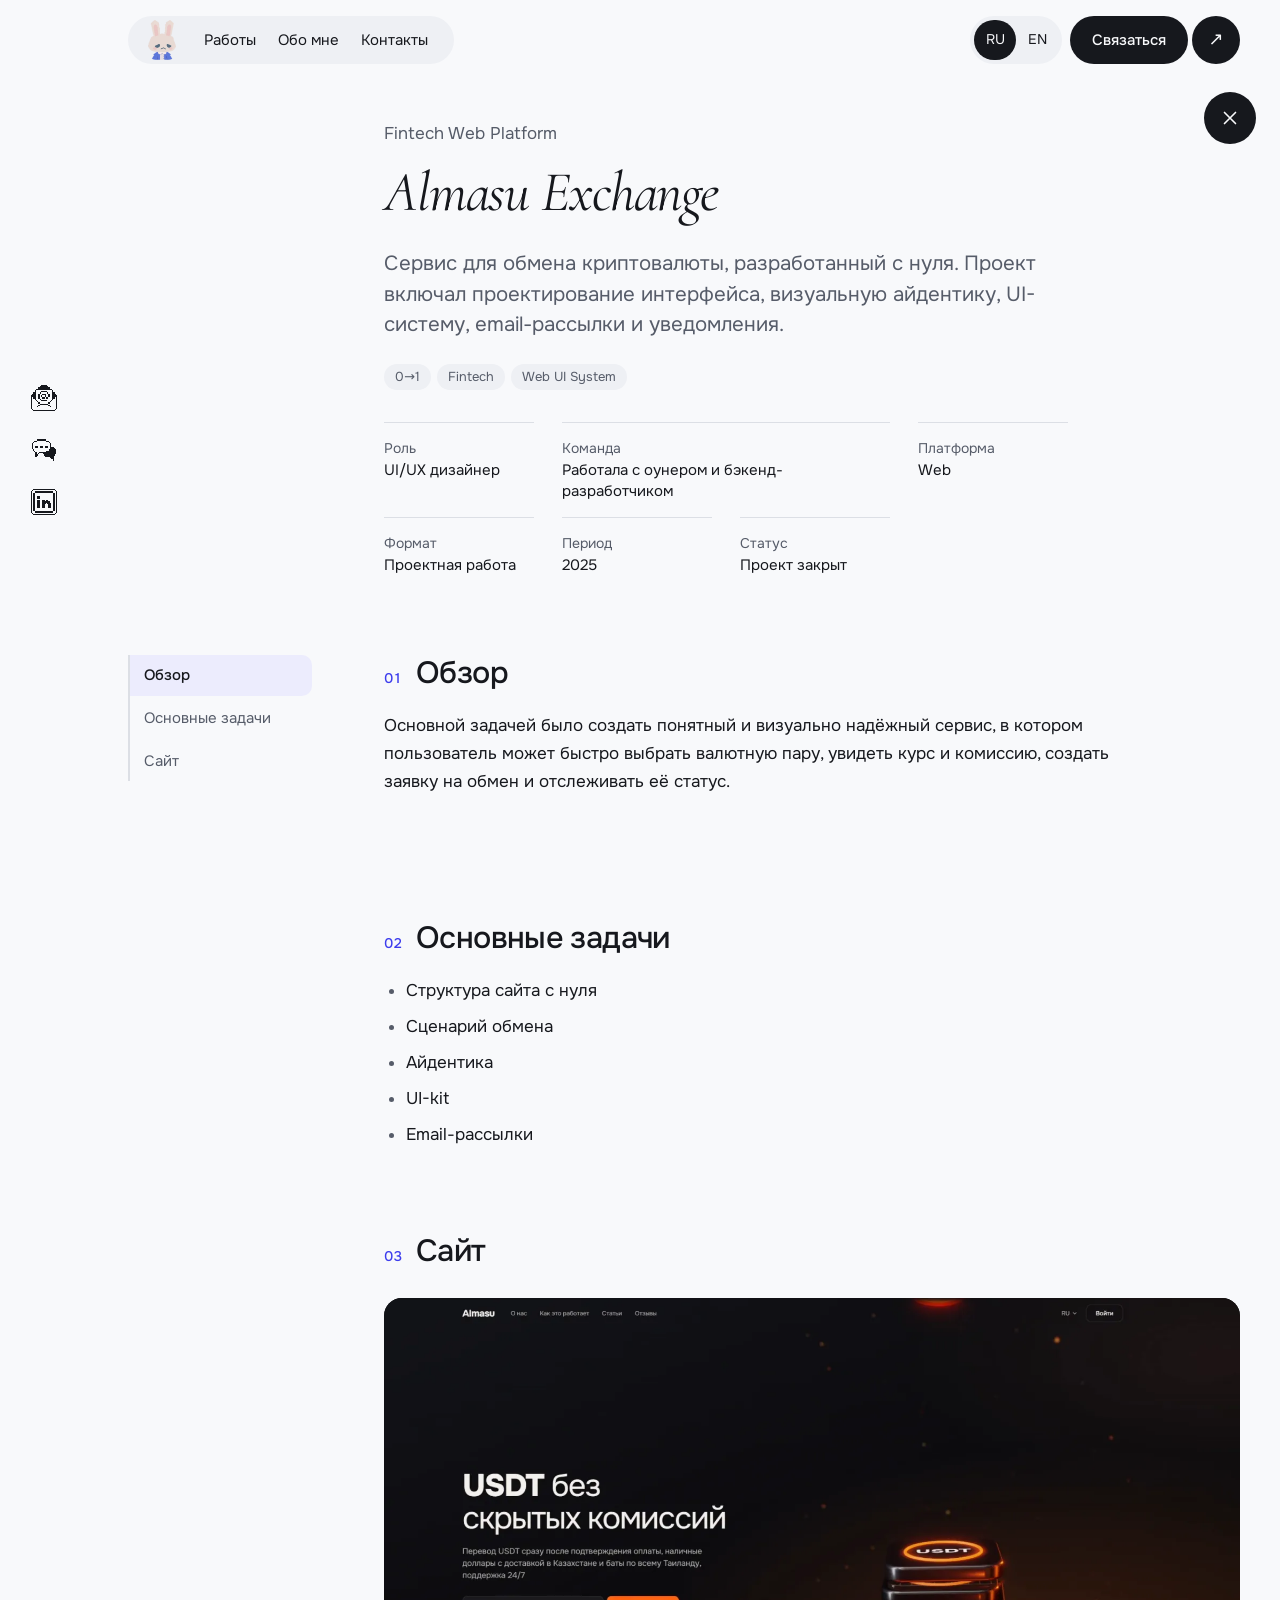
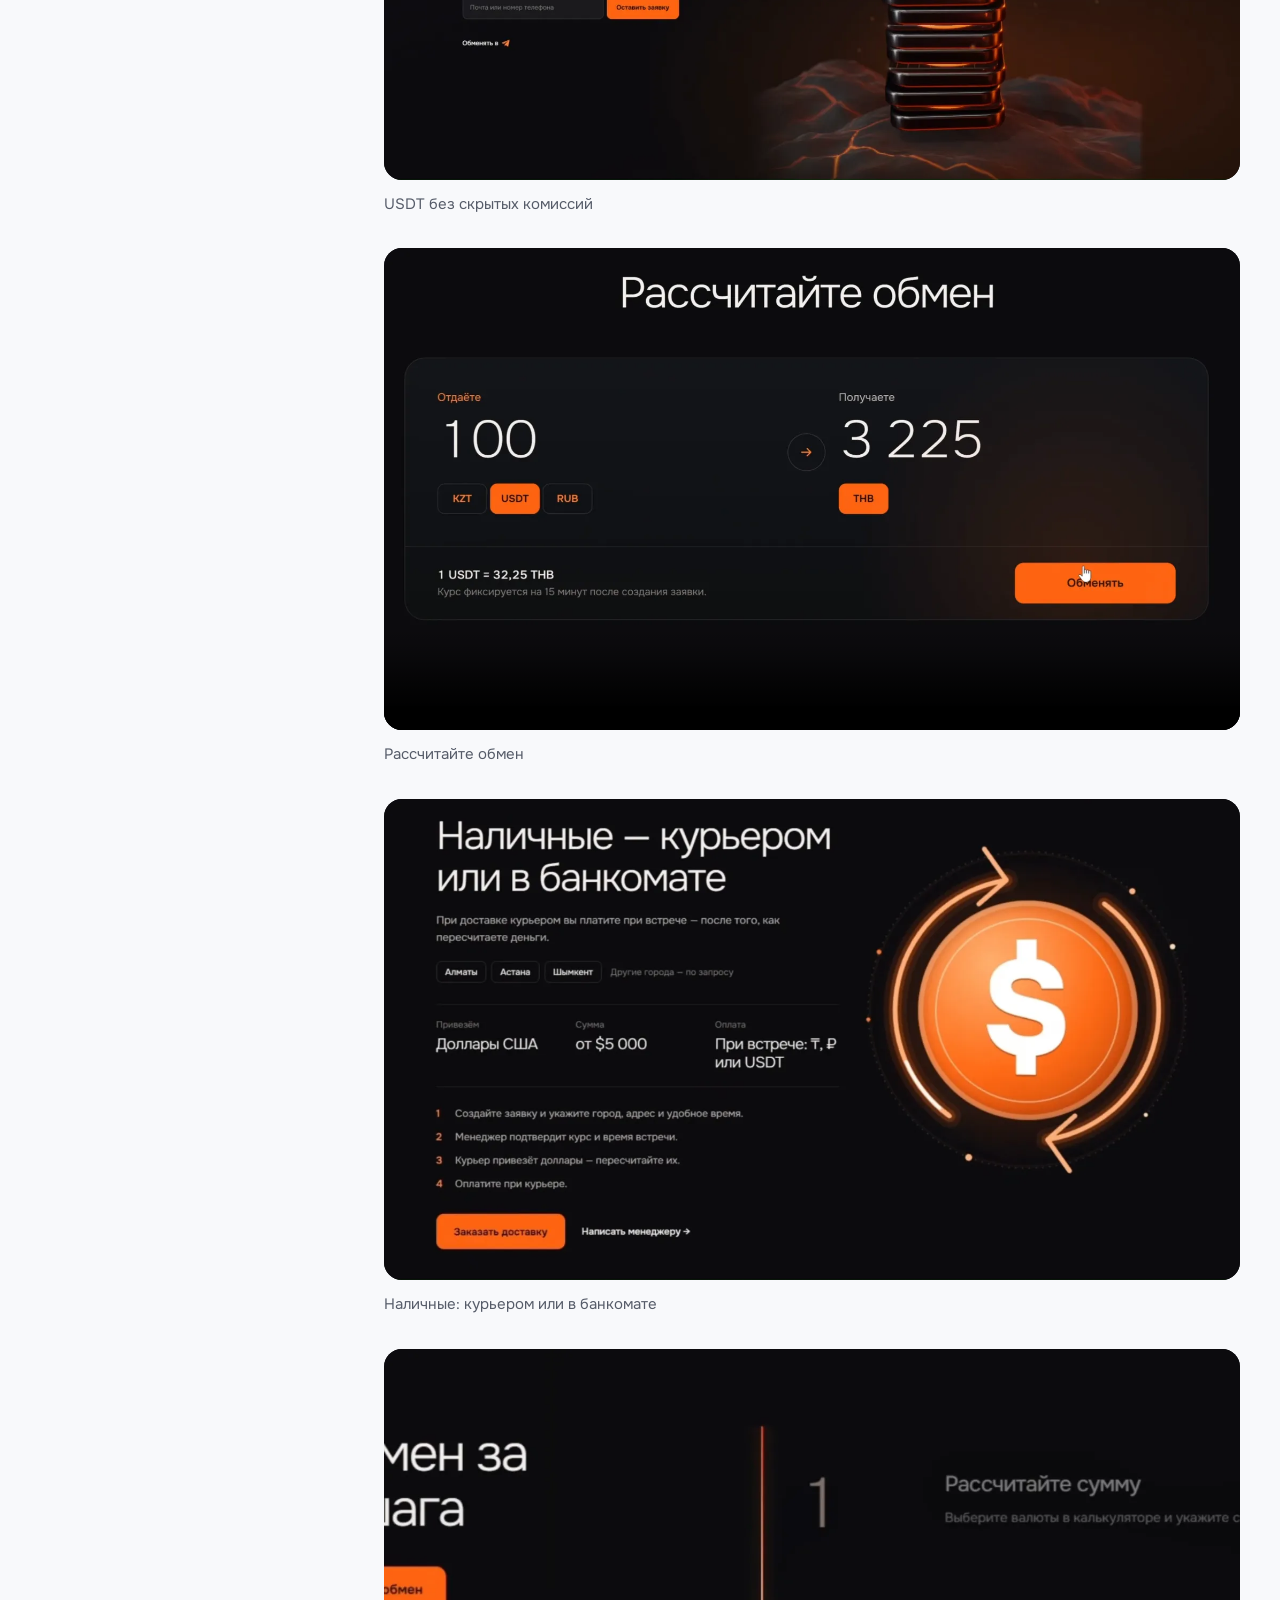
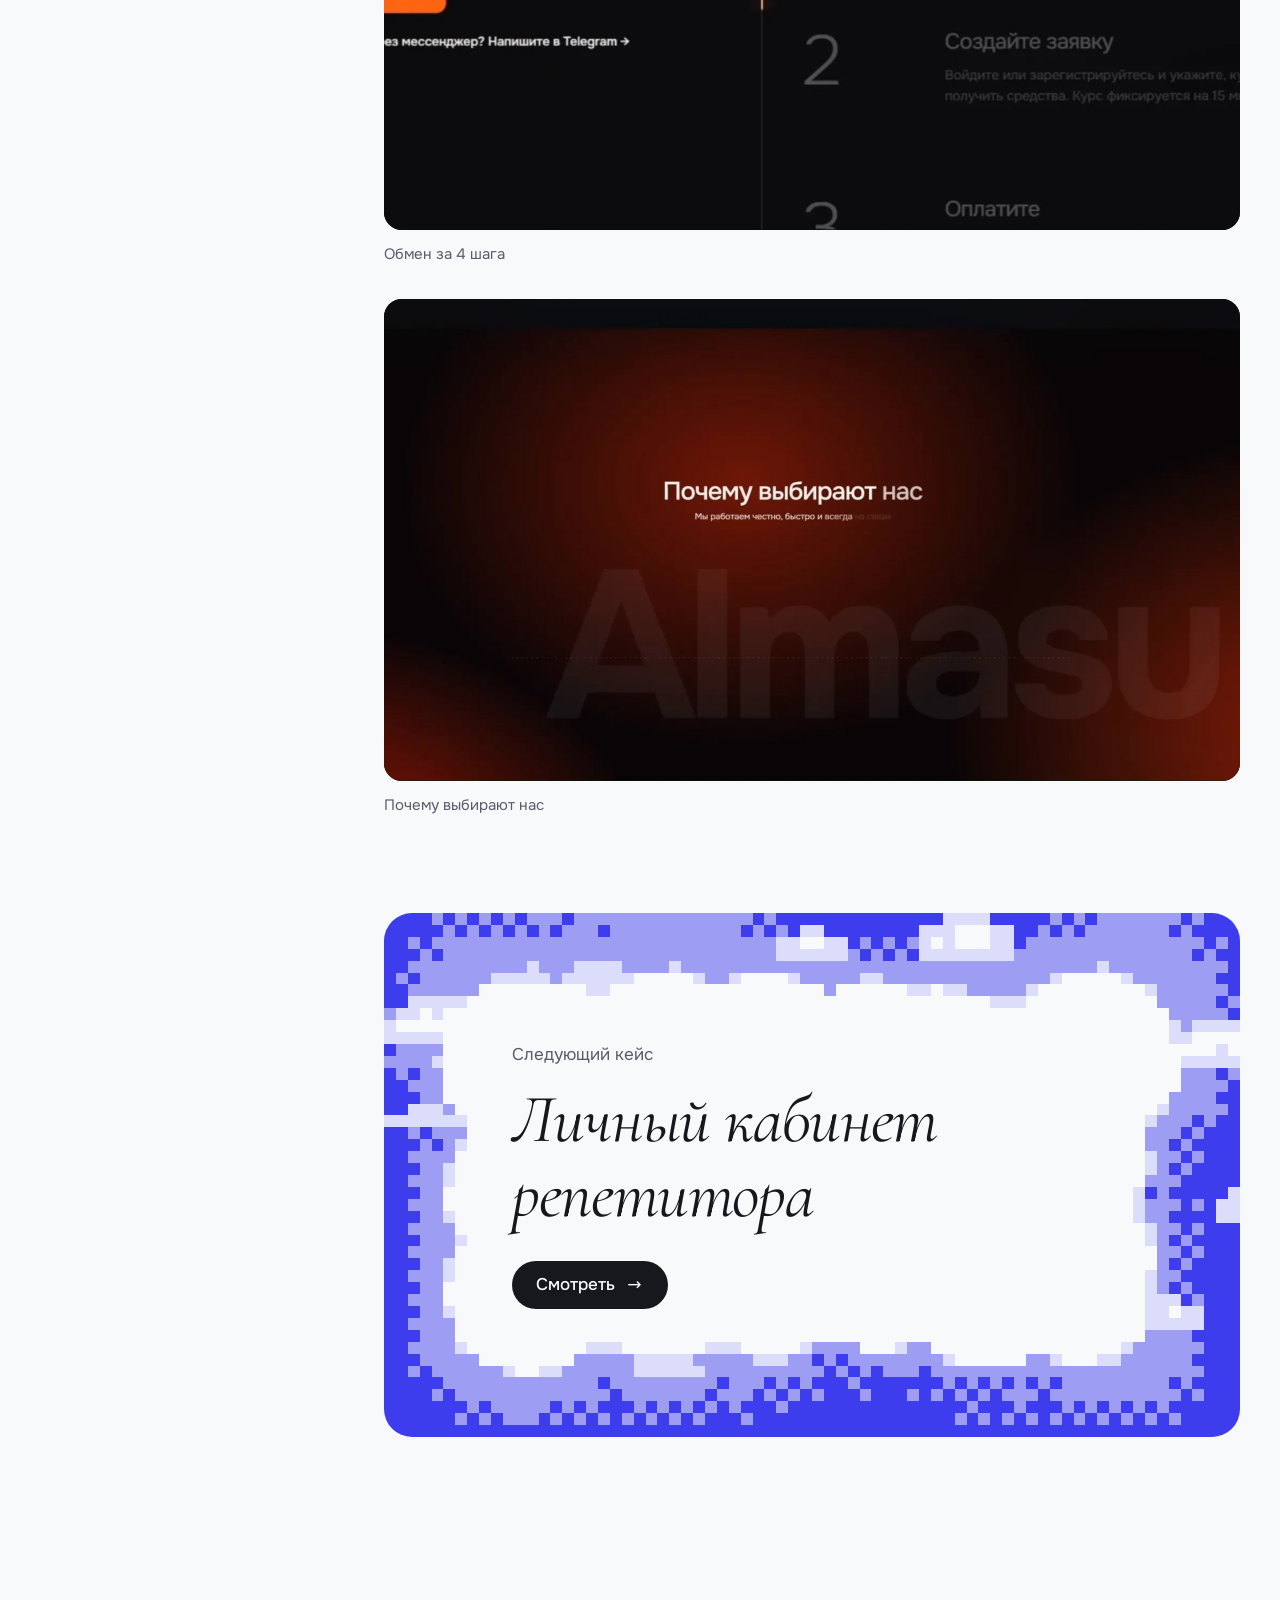
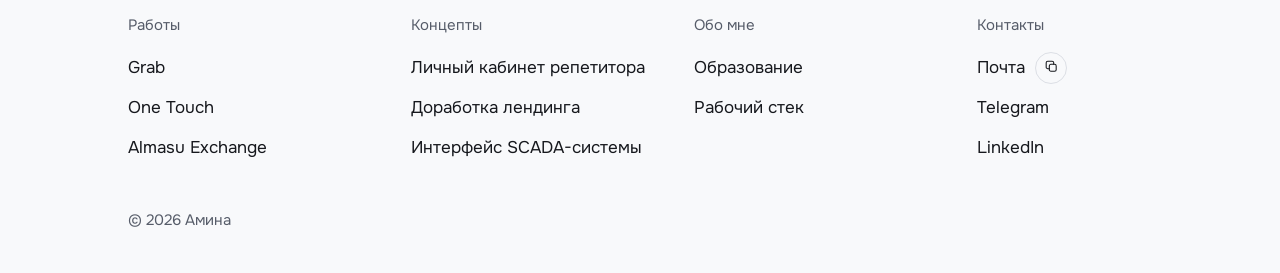
<file: works/almasu.html>
<!doctype html>
<html lang="ru">
<head>
<meta charset="utf-8">
<meta name="viewport" content="width=device-width, initial-scale=1">
<title data-i18n="titles.almasu">Almasu Exchange</title>
<meta name="description" content="Сервис для обмена криптовалюты, разработанный с нуля. Проект включал проектирование интерфейса, визуальную айдентику, UI-систему, email-рассылки и уведомления.">
<meta name="theme-color" content="#f8f9fb">
<link rel="icon" type="image/png" sizes="32x32" href="../assets/icons/favicon-32.png">
<link rel="apple-touch-icon" href="../assets/icons/apple-touch-icon.png">
<link rel="preload" href="../assets/fonts/cormorant-cyrillic-wght-italic.woff2" as="font" type="font/woff2" crossorigin>
<link rel="preload" href="../assets/fonts/onest-cyrillic-wght-normal.woff2" as="font" type="font/woff2" crossorigin>
<link rel="stylesheet" href="../css/main.css">
<script type="module" src="../js/main.js"></script>
</head>
<body id="top" class="is-case">
<a class="skip-link" href="#main" data-i18n="ui.skip">Перейти к содержанию</a>
<aside class="quick-links" aria-label="Быстрые ссылки" data-i18n-aria="ui.quickLabel">
  <ul><li><a href="mailto:amzzdd@mail.ru"><svg class="icon-pixel" viewBox="0 0 32 32" shape-rendering="crispEdges" aria-hidden="true"><path d="M30.48 12.19V10.67H28.95V9.14H27.43V6.1H25.91V18.29H27.43V16.76H28.95V15.24H30.48V28.95H32V12.19H30.48Z"/><path d="M30.48 28.95H28.95V30.48H30.48V28.95Z"/><path d="M28.95 30.48H3.05V32H28.95V30.48Z"/><path d="M25.91 18.29H24.38V19.81H25.91V18.29Z"/><path d="M24.38 25.91H22.86V27.43H24.38V25.91Z"/><path d="M24.38 19.81H22.86V21.33H24.38V19.81Z"/><path d="M22.86 24.38H21.33V25.91H22.86V24.38Z"/><path d="M22.86 21.33H21.33V22.86H22.86V21.33Z"/><path d="M22.86 10.67H21.33V15.24H22.86V10.67Z"/><path d="M21.33 9.14H19.81V10.67H21.33V9.14Z"/><path d="M21.33 22.86H10.67V24.38H21.33V22.86Z"/><path d="M21.33 15.24H18.29V16.76H21.33V15.24Z"/><path d="M18.29 10.67H13.72V12.19H16.76V15.24H18.29V10.67Z"/><path d="M16.76 15.24H13.72V16.76H16.76V15.24Z"/><path d="M19.81 7.62H12.19V9.14H19.81V7.62Z"/><path d="M19.81 18.29H12.19V19.81H19.81V18.29Z"/><path d="M13.72 12.19H12.19V15.24H13.72V12.19Z"/><path d="M12.19 16.76H10.67V18.29H12.19V16.76Z"/><path d="M12.19 9.14H10.67V10.67H12.19V9.14Z"/><path d="M10.67 24.38H9.14V25.91H10.67V24.38Z"/><path d="M10.67 21.33H9.14V22.86H10.67V21.33Z"/><path d="M10.67 10.67H9.14V16.76H10.67V10.67Z"/><path d="M9.14 25.91H7.62V27.43H9.14V25.91Z"/><path d="M9.14 19.81H7.62V21.33H9.14V19.81Z"/><path d="M25.91 6.1V4.57H22.86V3.05H21.33V1.52H19.81V0H12.19V1.52H10.67V3.05H9.14V4.57H6.1V6.1H25.91Z"/><path d="M7.62 18.29H6.1V19.81H7.62V18.29Z"/><path d="M3.05 28.95H1.52V30.48H3.05V28.95Z"/><path d="M1.52 15.24H3.05V16.76H4.57V18.29H6.1V6.1H4.57V9.14H3.05V10.67H1.52V12.19H0V28.95H1.52V15.24Z"/></svg><span class="quick-tip" data-i18n="ui.tips.email">Написать на почту</span></a></li><li><a href="https://t.me/yaazzdd" target="_blank" rel="noopener"><svg class="icon-pixel" viewBox="0 0 32 32" shape-rendering="crispEdges" aria-hidden="true"><path d="M22.1 15.24V16.76H19.05V18.29H9.91V19.81H14.48V21.33H16V22.86H17.53V24.38H23.62V25.9H25.15V27.43H26.67V28.95H28.19V22.86H29.72V21.33H31.24V15.24H29.72V13.71H28.19V12.19H25.15V7.62H23.62V15.24H22.1Z"/><path d="M23.62 6.09H22.1V7.62H23.62V6.09Z"/><path d="M20.57 10.67H17.53V13.71H20.57V10.67Z"/><path d="M22.1 4.57H19.05V6.09H22.1V4.57Z"/><path d="M14.48 10.67H11.43V13.71H14.48V10.67Z"/><path d="M9.91 19.81H8.38V21.33H9.91V19.81Z"/><path d="M19.05 3.05H6.86V4.57H19.05V3.05Z"/><path d="M6.86 18.29H5.34V24.38H6.86V22.86H8.38V21.33H6.86V18.29Z"/><path d="M8.38 10.67H5.34V13.71H8.38V10.67Z"/><path d="M6.86 4.57H3.81V6.09H6.86V4.57Z"/><path d="M5.34 16.76H3.81V18.29H5.34V16.76Z"/><path d="M3.81 15.24H2.29V16.76H3.81V15.24Z"/><path d="M3.81 6.09H2.29V7.62H3.81V6.09Z"/><path d="M2.29 7.62H0.76V15.24H2.29V7.62Z"/></svg><span class="quick-tip" data-i18n="ui.tips.telegram">Написать в Telegram</span></a></li><li><a href="https://www.linkedin.com/in/aminauxui" target="_blank" rel="noopener"><svg class="icon-pixel" viewBox="0 0 32 32" shape-rendering="crispEdges" aria-hidden="true"><path d="M32 3.05H30.47V28.95H32V3.05Z"/><path d="M30.47 28.95H28.95V30.48H30.47V28.95Z"/><path d="M30.47 1.52H28.95V3.05H30.47V1.52Z"/><path d="M28.95 4.57H27.42V27.43H28.95V4.57Z"/><path d="M28.95 30.48H3.04V32H28.95V30.48Z"/><path d="M27.42 27.43H4.57V28.95H27.42V27.43Z"/><path d="M22.85 15.24H21.33V13.71H18.28V15.24H16.76V13.71H13.71V22.86H16.76V18.29H18.28V16.76H19.81V18.29H21.33V22.86H24.38V16.76H22.85V15.24Z"/><path d="M10.66 13.71H7.61V22.86H10.66V13.71Z"/><path d="M10.66 9.14H7.61V12.19H10.66V9.14Z"/><path d="M27.42 3.05H4.57V4.57H27.42V3.05Z"/><path d="M28.95 0H3.04V1.52H28.95V0Z"/><path d="M4.57 4.57H3.04V27.43H4.57V4.57Z"/><path d="M3.04 28.95H1.52V30.48H3.04V28.95Z"/><path d="M3.04 1.52H1.52V3.05H3.04V1.52Z"/><path d="M1.52 3.05H0V28.95H1.52V3.05Z"/></svg><span class="quick-tip" data-i18n="ui.tips.linkedin">Открыть LinkedIn</span></a></li></ul>
</aside>
<div class="page">
<header class="site-header">
  <div class="nav-pill">
    <a class="brand" href="../index.html"><img src="../assets/images/bunny-nav.webp" alt="Портфолио" data-i18n-alt="ui.navBrand" width="111" height="160" decoding="async"></a>
    <nav aria-label="Основная навигация" data-i18n-aria="ui.navLabel">
      <ul><li><a href="../index.html#works" data-i18n="ui.nav.works">Работы</a></li><li><a href="../index.html#about" data-i18n="ui.nav.about">Обо мне</a></li><li><a href="#contacts" data-i18n="ui.nav.contacts">Контакты</a></li></ul>
    </nav>
  </div>
  
  <div class="header-actions">
    <div class="lang" role="group" aria-label="Язык сайта" data-i18n-aria="ui.langLabel">
      <button type="button" data-lang="ru" aria-pressed="true">RU</button>
      <button type="button" data-lang="en" aria-pressed="false">EN</button>
    </div>
    <a class="header-cta" href="https://t.me/yaazzdd" target="_blank" rel="noopener"><span class="header-cta-label" data-i18n="ui.cta">Связаться</span><span class="header-cta-arrow"><span class="arrow-roll arrow-roll--ne" data-arrow="↗" aria-hidden="true"></span></span></a>
  </div>
</header>
<p class="lang-notice" data-i18n="ui.translationPending" lang="en" hidden>English version: translation pending</p>
<main id="main" tabindex="-1">
<a class="case-close" href="../index.html#works" data-transition aria-label="Закрыть и вернуться к работам" data-i18n-aria="ui.closeCase"><svg viewBox="0 0 24 24" aria-hidden="true"><path d="M6 6l12 12M18 6 6 18"/></svg></a>
<article class="case">
  <header class="case-header">
    <p class="eyebrow" data-i18n="cases.almasu.eyebrow">Fintech Web Platform</p>
    <h1 data-i18n="cases.almasu.title">Almasu Exchange</h1>
    <p class="case-lead" data-i18n="cases.almasu.lead">Сервис для обмена криптовалюты, разработанный с нуля. Проект включал проектирование интерфейса, визуальную айдентику, UI-систему, email-рассылки и уведомления.</p>
    <ul class="tags" aria-label="Теги" data-i18n-aria="ui.tagsLabel"><li data-i18n="cases.almasu.tags.0">0→1</li><li data-i18n="cases.almasu.tags.1">Fintech</li><li data-i18n="cases.almasu.tags.2">Web UI System</li></ul>
    <dl class="meta" aria-label="Детали проекта" data-i18n-aria="ui.metaLabel"><div><dt data-i18n="cases.almasu.meta.0.label">Роль</dt><dd data-i18n="cases.almasu.meta.0.value">UI/UX дизайнер</dd></div><div class="meta-wide"><dt data-i18n="cases.almasu.meta.1.label">Команда</dt><dd data-i18n="cases.almasu.meta.1.value">Работала с оунером и бэкенд-разработчиком</dd></div><div><dt data-i18n="cases.almasu.meta.2.label">Платформа</dt><dd data-i18n="cases.almasu.meta.2.value">Web</dd></div><div><dt data-i18n="cases.almasu.meta.3.label">Формат</dt><dd data-i18n="cases.almasu.meta.3.value">Проектная работа</dd></div><div><dt data-i18n="cases.almasu.meta.4.label">Период</dt><dd data-i18n="cases.almasu.meta.4.value">2025</dd></div><div><dt data-i18n="cases.almasu.meta.5.label">Статус</dt><dd data-i18n="cases.almasu.meta.5.value">Проект закрыт</dd></div></dl>
    
  </header>
  <div class="case-layout">
    <nav class="case-nav" aria-label="Разделы кейса" data-i18n-aria="ui.caseNavLabel">
      <ul><li><a href="#overview" data-i18n="cases.almasu.sections.0.title">Обзор</a></li><li><a href="#tasks" data-i18n="cases.almasu.sections.1.title">Основные задачи</a></li><li><a href="#site" data-i18n="cases.almasu.sections.2.title">Сайт</a></li></ul>
    </nav>
    <div class="case-body">
      <section id="overview" class="case-section">
        <h2><span class="section-num">01</span> <span data-i18n="cases.almasu.sections.0.title">Обзор</span></h2>
        <p data-i18n="cases.almasu.sections.0.blocks.0.text">Основной задачей было создать понятный и визуально надёжный сервис, в котором пользователь может быстро выбрать валютную пару, увидеть курс и комиссию, создать заявку на обмен и отслеживать её статус.</p>
<p data-i18n="cases.almasu.sections.0.blocks.1.text">Работа велась с нуля.</p>
      </section>
<section id="tasks" class="case-section">
        <h2><span class="section-num">02</span> <span data-i18n="cases.almasu.sections.1.title">Основные задачи</span></h2>
        <ul><li data-i18n="cases.almasu.sections.1.blocks.0.items.0">Структура сайта с нуля</li><li data-i18n="cases.almasu.sections.1.blocks.0.items.1">Сценарий обмена</li><li data-i18n="cases.almasu.sections.1.blocks.0.items.2">Айдентика</li><li data-i18n="cases.almasu.sections.1.blocks.0.items.3">UI-kit</li><li data-i18n="cases.almasu.sections.1.blocks.0.items.4">Email-рассылки</li></ul>
      </section>
<section id="site" class="case-section">
        <h2><span class="section-num">03</span> <span data-i18n="cases.almasu.sections.2.title">Сайт</span></h2>
        <figure class="media-video">
  <video src="../assets/video/almasu/hero.mp4" poster="../assets/video/almasu/hero.webp" width="1920" height="1080" muted loop playsinline preload="none" data-autoplay aria-label="USDT без скрытых комиссий" data-i18n-aria="cases.almasu.sections.2.blocks.0.label"></video>
  <figcaption data-i18n="cases.almasu.sections.2.blocks.0.label">USDT без скрытых комиссий</figcaption>
</figure>
<figure class="media-video">
  <video src="../assets/video/almasu/exchange.mp4" poster="../assets/video/almasu/exchange.webp" width="1920" height="1080" controls preload="none" aria-label="Рассчитайте обмен" data-i18n-aria="cases.almasu.sections.2.blocks.1.label"></video>
  <figcaption data-i18n="cases.almasu.sections.2.blocks.1.label">Рассчитайте обмен</figcaption>
</figure>
<figure class="media-video">
  <video src="../assets/video/almasu/cash.mp4" poster="../assets/video/almasu/cash.webp" width="1920" height="1080" muted loop playsinline preload="none" data-autoplay aria-label="Наличные: курьером или в банкомате" data-i18n-aria="cases.almasu.sections.2.blocks.2.label"></video>
  <figcaption data-i18n="cases.almasu.sections.2.blocks.2.label">Наличные: курьером или в банкомате</figcaption>
</figure>
<figure class="media-video">
  <video src="../assets/video/almasu/steps.mp4" poster="../assets/video/almasu/steps.webp" width="1920" height="1080" muted loop playsinline preload="none" data-autoplay aria-label="Обмен за 4 шага" data-i18n-aria="cases.almasu.sections.2.blocks.3.label"></video>
  <figcaption data-i18n="cases.almasu.sections.2.blocks.3.label">Обмен за 4 шага</figcaption>
</figure>
<figure class="media-video">
  <video src="../assets/video/almasu/why.mp4" poster="../assets/video/almasu/why.webp" width="1920" height="1080" muted loop playsinline preload="none" data-autoplay aria-label="Почему выбирают нас" data-i18n-aria="cases.almasu.sections.2.blocks.4.label"></video>
  <figcaption data-i18n="cases.almasu.sections.2.blocks.4.label">Почему выбирают нас</figcaption>
</figure>
      </section>
    </div>
  </div>
  <nav class="next-case" aria-label="Следующий кейс" data-i18n-aria="ui.nextCase" data-cloud-frame>
    <p class="eyebrow" data-i18n="cases.almasu.next.label">Следующий кейс</p>
    <p class="next-title" data-i18n="cases.almasu.next.title">Личный кабинет репетитора</p>
    <a class="button" href="../works/concept-tutor.html" data-transition><span data-i18n="cases.almasu.next.cta">Смотреть</span> <span class="arrow-roll arrow-roll--e" data-arrow="→" aria-hidden="true"></span></a>
  </nav>
</article>
<dialog class="lightbox" aria-label="Открыть крупно" data-i18n-aria="ui.zoom">
  <div class="lightbox-stage"></div>
  <p class="lightbox-caption"></p>
  <button type="button" class="lightbox-close" aria-label="Закрыть" data-i18n-aria="ui.close"><svg viewBox="0 0 24 24" aria-hidden="true"><path d="M6 6l12 12M18 6 6 18"/></svg></button>
  <div class="lightbox-bar">
    <button type="button" class="lightbox-zoom" data-step="-1" aria-label="Уменьшить" data-i18n-aria="ui.zoomOut"><svg viewBox="0 0 24 24" aria-hidden="true"><path d="M6 12h12"/></svg></button>
    <input type="range" class="lightbox-range" min="100" max="300" step="5" value="100" aria-label="Масштаб" data-i18n-aria="ui.zoomLevel">
    <button type="button" class="lightbox-zoom" data-step="1" aria-label="Увеличить" data-i18n-aria="ui.zoomIn"><svg viewBox="0 0 24 24" aria-hidden="true"><path d="M6 12h12M12 6v12"/></svg></button>
    <output class="lightbox-value">100%</output>
  </div>
</dialog>
</main>
<footer class="site-footer">
  <nav class="footer-columns" aria-label="Навигация в футере" data-i18n-aria="ui.footerLabel">
    <div>
      <h2 data-i18n="ui.footer.works">Работы</h2>
      <ul><li><a href="../cases/grab.html" data-i18n="ui.footer.grab">Grab</a></li><li><a href="../cases/onetouch.html" data-i18n="ui.footer.onetouch">One Touch</a></li><li><a href="../works/almasu.html" data-i18n="ui.footer.almasu">Almasu Exchange</a></li></ul>
    </div>
    <div>
      <h2 data-i18n="ui.footer.concepts">Концепты</h2>
      <ul><li><a href="../works/concept-tutor.html" data-i18n="ui.footer.tutor">Личный кабинет репетитора</a></li><li><a href="../works/concept-landing.html" data-i18n="ui.footer.landing">Доработка лендинга</a></li><li><a href="../works/concept-scada.html" data-i18n="ui.footer.scada">Интерфейс SCADA-системы</a></li></ul>
    </div>
    <div>
      <h2 data-i18n="ui.footer.about">Обо мне</h2>
      <ul><li><a href="../index.html#education" data-i18n="ui.footer.education">Образование</a></li><li><a href="../index.html#stack" data-i18n="ui.footer.stack">Рабочий стек</a></li></ul>
    </div>
    <div id="contacts">
      <h2 data-i18n="ui.footer.contacts">Контакты</h2>
      <ul><li><a href="mailto:amzzdd@mail.ru" data-i18n="ui.links.email">Почта</a><button type="button" class="copy-btn" data-copy="amzzdd@mail.ru" aria-label="Скопировать" data-i18n-aria="ui.copy" data-copied="Скопировано"><span class="copy-icon"><svg viewBox="0 0 24 24" aria-hidden="true"><rect x="8.5" y="8.5" width="11" height="11" rx="2.5"/><path d="M15.5 8.5V6a2.5 2.5 0 0 0-2.5-2.5H6A2.5 2.5 0 0 0 3.5 6v7A2.5 2.5 0 0 0 6 15.5h2.5"/></svg></span><span class="copy-done"><svg viewBox="0 0 24 24" aria-hidden="true"><path d="m5 12.5 4.5 4.5L19 7.5"/></svg></span></button></li><li><a href="https://t.me/yaazzdd" target="_blank" rel="noopener" data-i18n="ui.links.telegram">Telegram</a></li><li><a href="https://www.linkedin.com/in/aminauxui" target="_blank" rel="noopener" data-i18n="ui.links.linkedin">LinkedIn</a></li></ul>
    </div>
  </nav>
  <p class="copyright" data-i18n="ui.copyright">© 2026 Амина</p>
</footer>
</div>
<a class="to-top" href="#top" aria-label="Наверх" data-i18n-aria="ui.toTop"><span class="arrow-roll arrow-roll--up" data-arrow="↑" aria-hidden="true"></span></a>
</body>
</html>
</file>
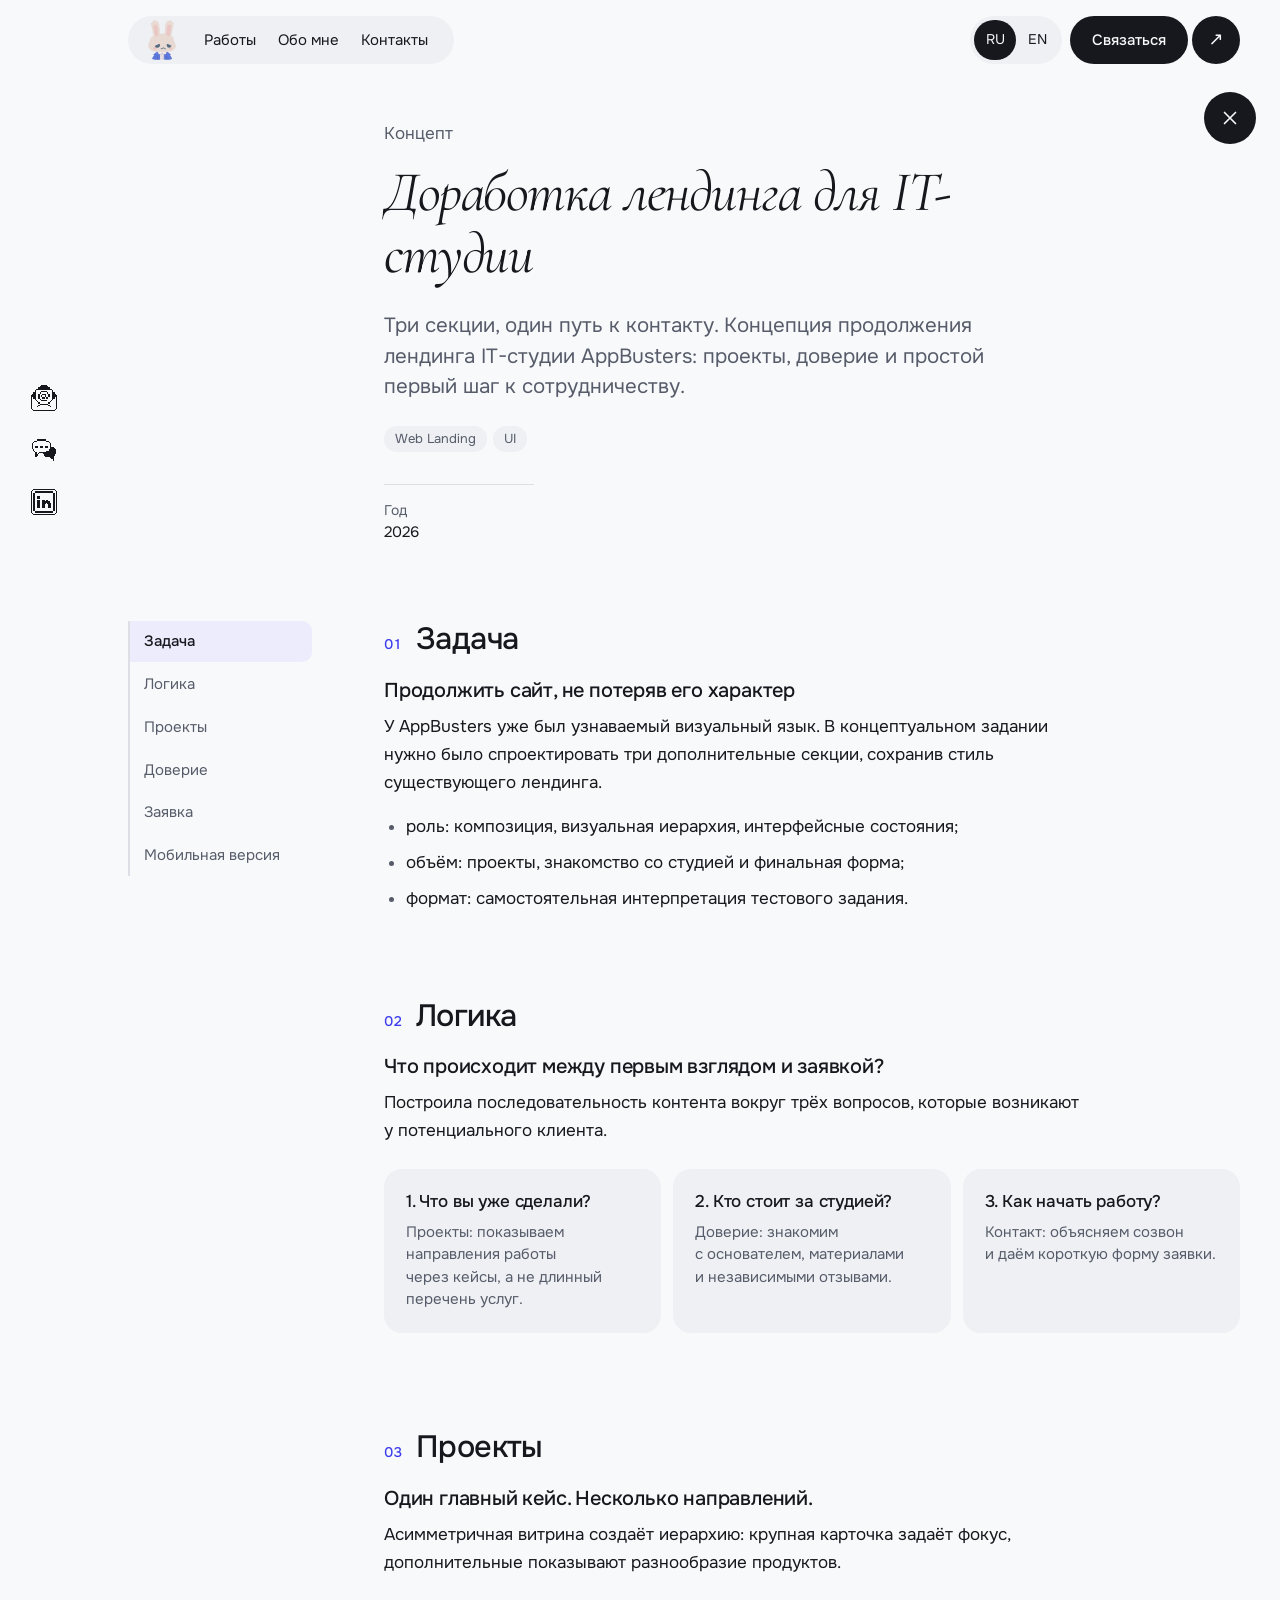
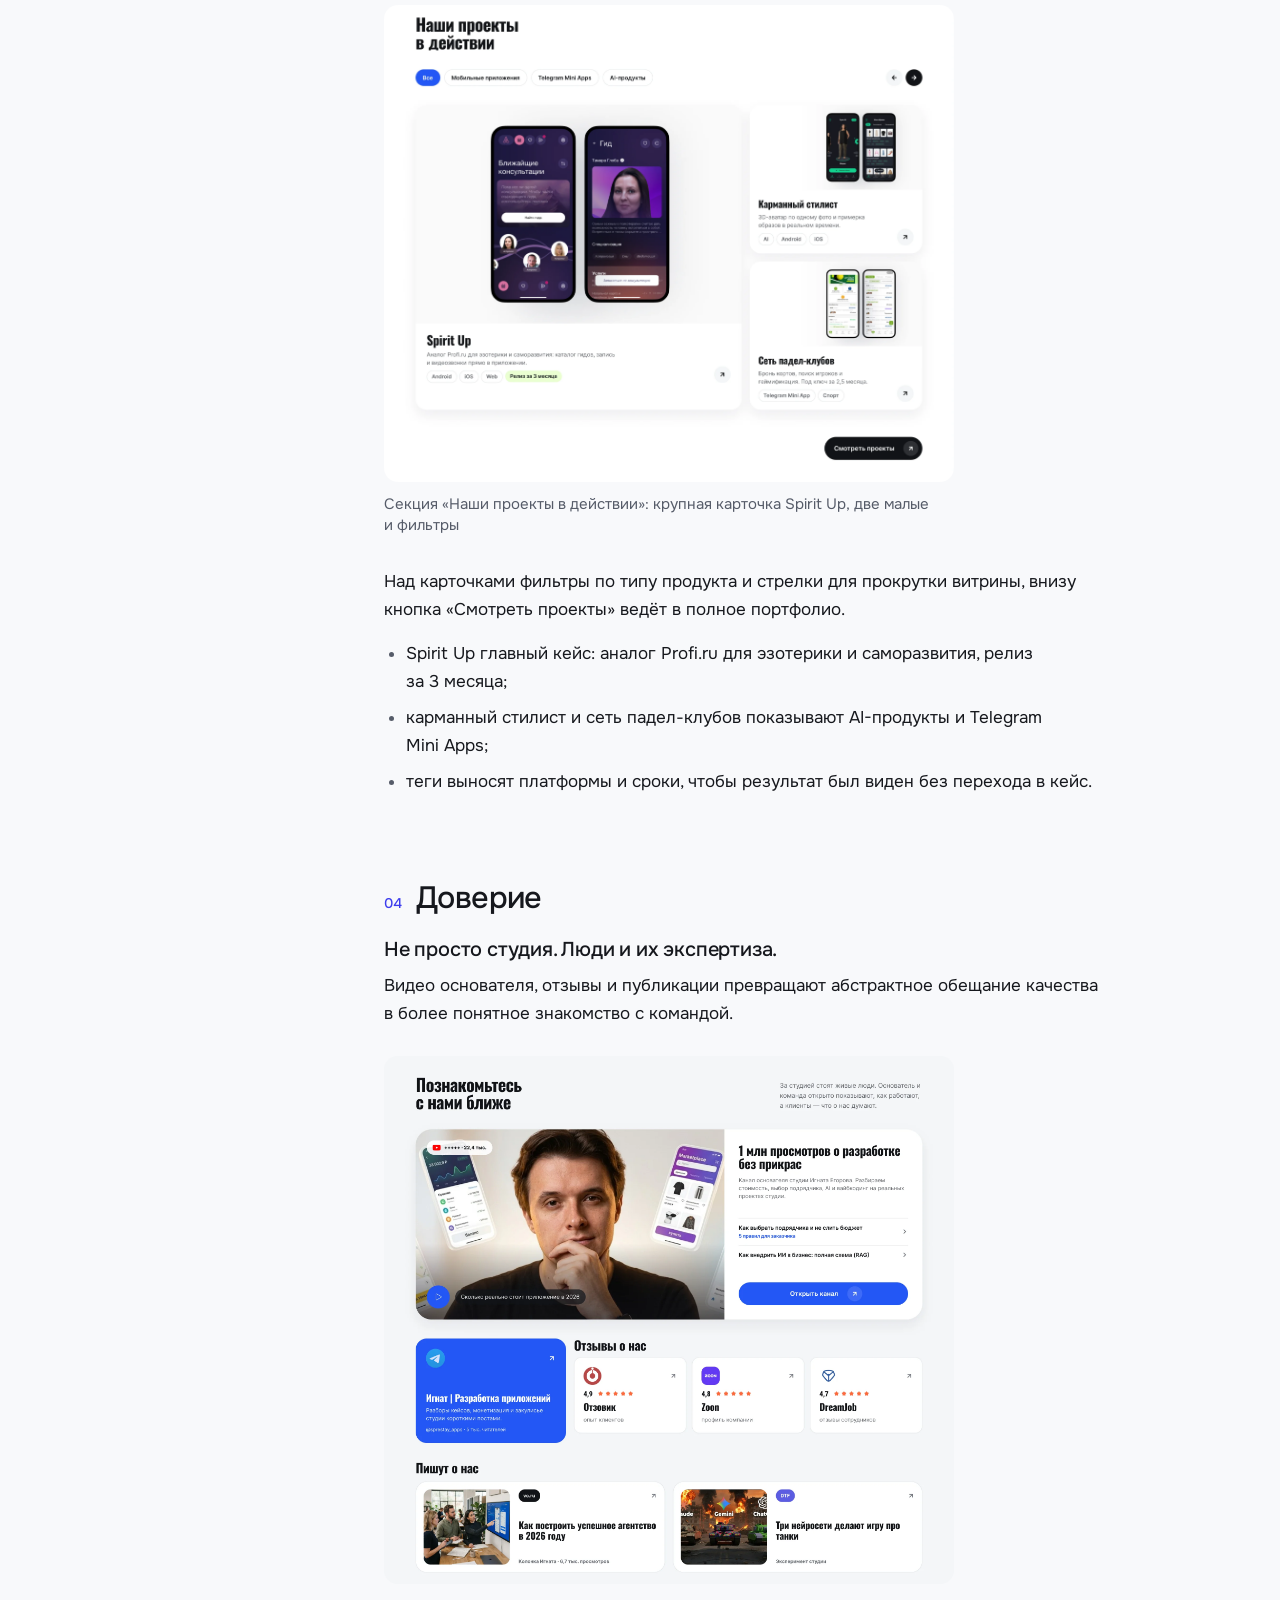
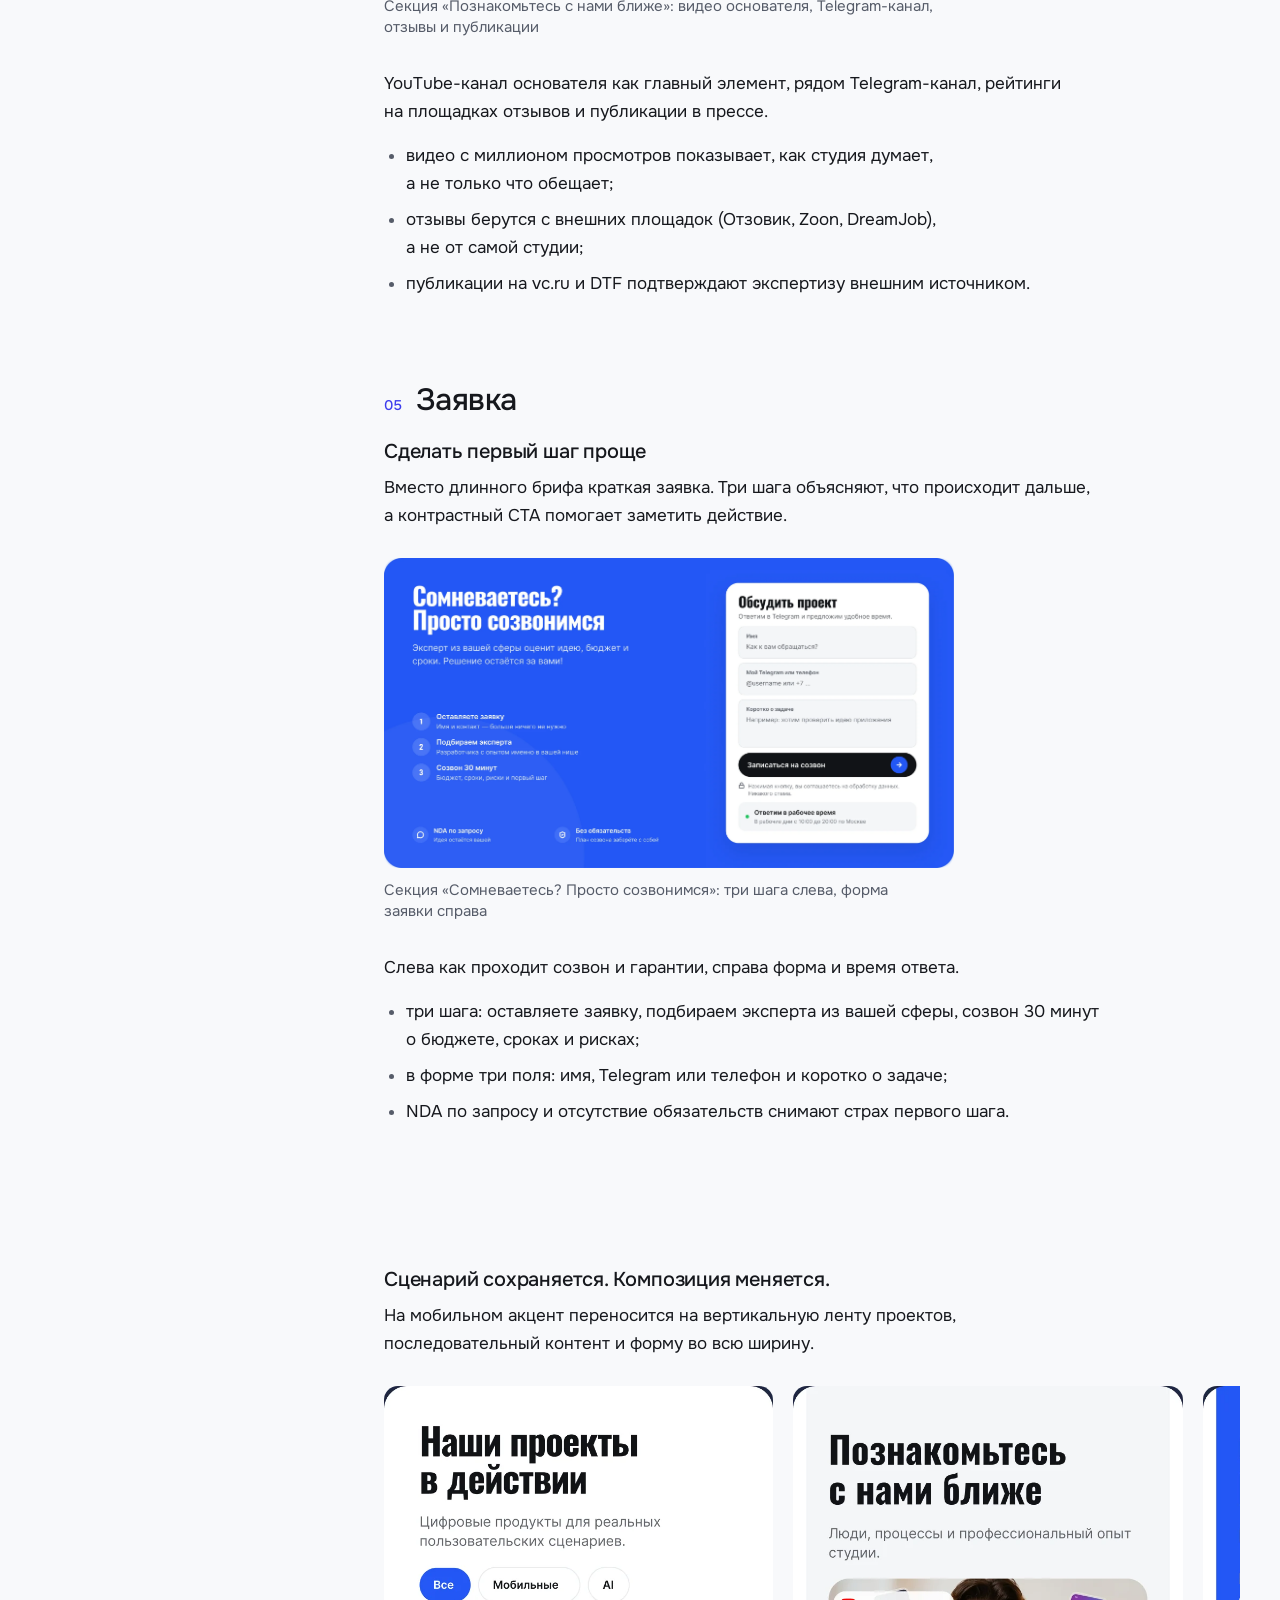
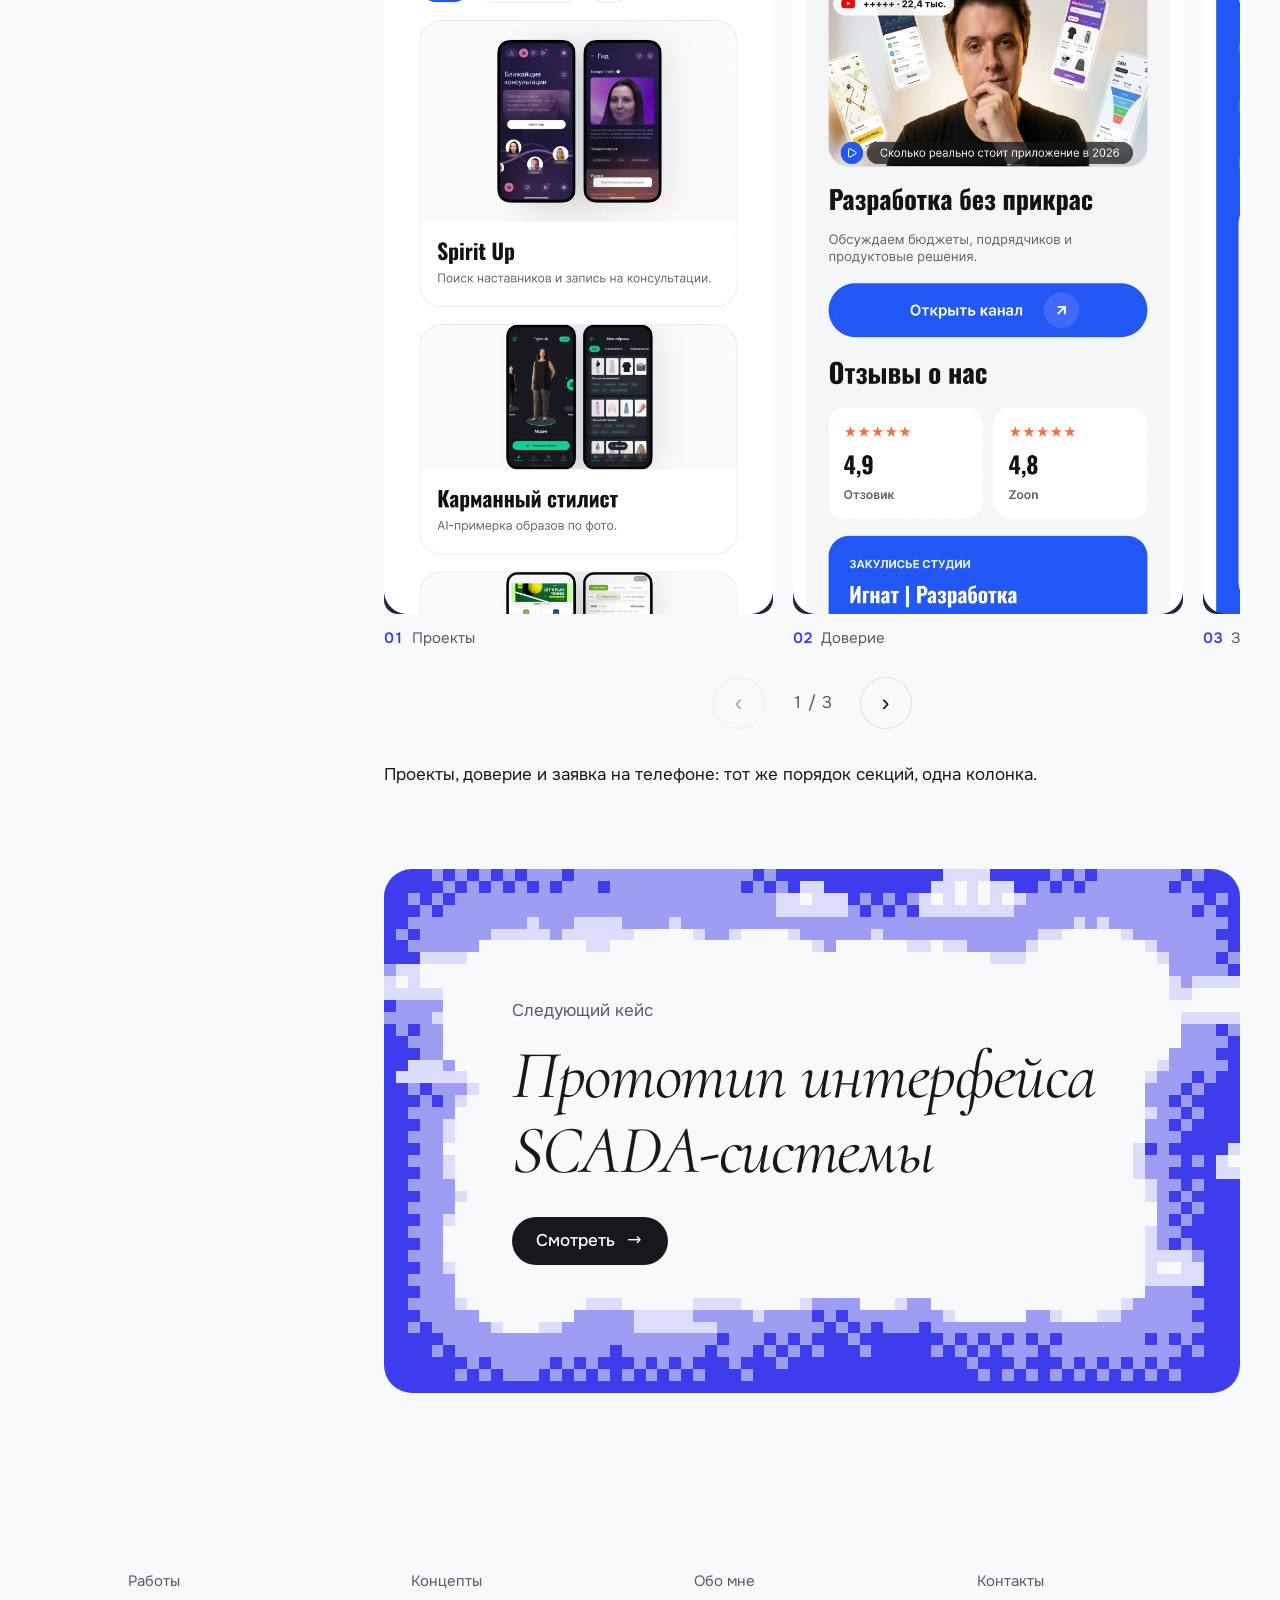
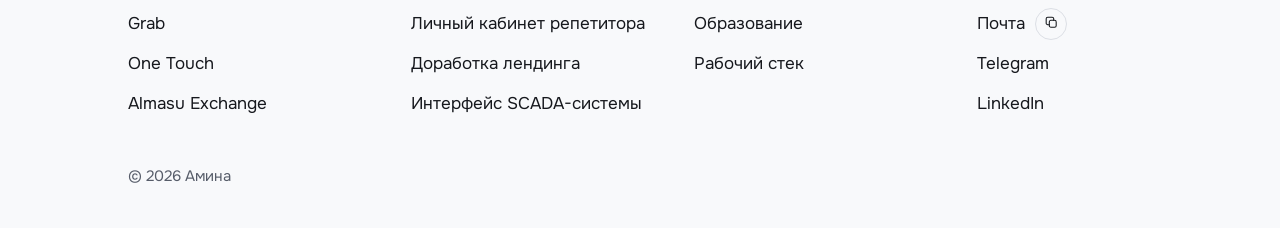
<file: works/concept-landing.html>
<!doctype html>
<html lang="ru">
<head>
<meta charset="utf-8">
<meta name="viewport" content="width=device-width, initial-scale=1">
<title data-i18n="titles.landing">Концепт. Доработка лендинга для IT-студии</title>
<meta name="description" content="Три секции, один путь к контакту. Концепция продолжения лендинга IT-студии AppBusters: проекты, доверие и простой первый шаг к сотрудничеству.">
<meta name="theme-color" content="#f8f9fb">
<link rel="icon" type="image/png" sizes="32x32" href="../assets/icons/favicon-32.png">
<link rel="apple-touch-icon" href="../assets/icons/apple-touch-icon.png">
<link rel="preload" href="../assets/fonts/cormorant-cyrillic-wght-italic.woff2" as="font" type="font/woff2" crossorigin>
<link rel="preload" href="../assets/fonts/onest-cyrillic-wght-normal.woff2" as="font" type="font/woff2" crossorigin>
<link rel="stylesheet" href="../css/main.css">
<script type="module" src="../js/main.js"></script>
</head>
<body id="top" class="is-case">
<a class="skip-link" href="#main" data-i18n="ui.skip">Перейти к содержанию</a>
<aside class="quick-links" aria-label="Быстрые ссылки" data-i18n-aria="ui.quickLabel">
  <ul><li><a href="mailto:amzzdd@mail.ru"><svg class="icon-pixel" viewBox="0 0 32 32" shape-rendering="crispEdges" aria-hidden="true"><path d="M30.48 12.19V10.67H28.95V9.14H27.43V6.1H25.91V18.29H27.43V16.76H28.95V15.24H30.48V28.95H32V12.19H30.48Z"/><path d="M30.48 28.95H28.95V30.48H30.48V28.95Z"/><path d="M28.95 30.48H3.05V32H28.95V30.48Z"/><path d="M25.91 18.29H24.38V19.81H25.91V18.29Z"/><path d="M24.38 25.91H22.86V27.43H24.38V25.91Z"/><path d="M24.38 19.81H22.86V21.33H24.38V19.81Z"/><path d="M22.86 24.38H21.33V25.91H22.86V24.38Z"/><path d="M22.86 21.33H21.33V22.86H22.86V21.33Z"/><path d="M22.86 10.67H21.33V15.24H22.86V10.67Z"/><path d="M21.33 9.14H19.81V10.67H21.33V9.14Z"/><path d="M21.33 22.86H10.67V24.38H21.33V22.86Z"/><path d="M21.33 15.24H18.29V16.76H21.33V15.24Z"/><path d="M18.29 10.67H13.72V12.19H16.76V15.24H18.29V10.67Z"/><path d="M16.76 15.24H13.72V16.76H16.76V15.24Z"/><path d="M19.81 7.62H12.19V9.14H19.81V7.62Z"/><path d="M19.81 18.29H12.19V19.81H19.81V18.29Z"/><path d="M13.72 12.19H12.19V15.24H13.72V12.19Z"/><path d="M12.19 16.76H10.67V18.29H12.19V16.76Z"/><path d="M12.19 9.14H10.67V10.67H12.19V9.14Z"/><path d="M10.67 24.38H9.14V25.91H10.67V24.38Z"/><path d="M10.67 21.33H9.14V22.86H10.67V21.33Z"/><path d="M10.67 10.67H9.14V16.76H10.67V10.67Z"/><path d="M9.14 25.91H7.62V27.43H9.14V25.91Z"/><path d="M9.14 19.81H7.62V21.33H9.14V19.81Z"/><path d="M25.91 6.1V4.57H22.86V3.05H21.33V1.52H19.81V0H12.19V1.52H10.67V3.05H9.14V4.57H6.1V6.1H25.91Z"/><path d="M7.62 18.29H6.1V19.81H7.62V18.29Z"/><path d="M3.05 28.95H1.52V30.48H3.05V28.95Z"/><path d="M1.52 15.24H3.05V16.76H4.57V18.29H6.1V6.1H4.57V9.14H3.05V10.67H1.52V12.19H0V28.95H1.52V15.24Z"/></svg><span class="quick-tip" data-i18n="ui.tips.email">Написать на почту</span></a></li><li><a href="https://t.me/yaazzdd" target="_blank" rel="noopener"><svg class="icon-pixel" viewBox="0 0 32 32" shape-rendering="crispEdges" aria-hidden="true"><path d="M22.1 15.24V16.76H19.05V18.29H9.91V19.81H14.48V21.33H16V22.86H17.53V24.38H23.62V25.9H25.15V27.43H26.67V28.95H28.19V22.86H29.72V21.33H31.24V15.24H29.72V13.71H28.19V12.19H25.15V7.62H23.62V15.24H22.1Z"/><path d="M23.62 6.09H22.1V7.62H23.62V6.09Z"/><path d="M20.57 10.67H17.53V13.71H20.57V10.67Z"/><path d="M22.1 4.57H19.05V6.09H22.1V4.57Z"/><path d="M14.48 10.67H11.43V13.71H14.48V10.67Z"/><path d="M9.91 19.81H8.38V21.33H9.91V19.81Z"/><path d="M19.05 3.05H6.86V4.57H19.05V3.05Z"/><path d="M6.86 18.29H5.34V24.38H6.86V22.86H8.38V21.33H6.86V18.29Z"/><path d="M8.38 10.67H5.34V13.71H8.38V10.67Z"/><path d="M6.86 4.57H3.81V6.09H6.86V4.57Z"/><path d="M5.34 16.76H3.81V18.29H5.34V16.76Z"/><path d="M3.81 15.24H2.29V16.76H3.81V15.24Z"/><path d="M3.81 6.09H2.29V7.62H3.81V6.09Z"/><path d="M2.29 7.62H0.76V15.24H2.29V7.62Z"/></svg><span class="quick-tip" data-i18n="ui.tips.telegram">Написать в Telegram</span></a></li><li><a href="https://www.linkedin.com/in/aminauxui" target="_blank" rel="noopener"><svg class="icon-pixel" viewBox="0 0 32 32" shape-rendering="crispEdges" aria-hidden="true"><path d="M32 3.05H30.47V28.95H32V3.05Z"/><path d="M30.47 28.95H28.95V30.48H30.47V28.95Z"/><path d="M30.47 1.52H28.95V3.05H30.47V1.52Z"/><path d="M28.95 4.57H27.42V27.43H28.95V4.57Z"/><path d="M28.95 30.48H3.04V32H28.95V30.48Z"/><path d="M27.42 27.43H4.57V28.95H27.42V27.43Z"/><path d="M22.85 15.24H21.33V13.71H18.28V15.24H16.76V13.71H13.71V22.86H16.76V18.29H18.28V16.76H19.81V18.29H21.33V22.86H24.38V16.76H22.85V15.24Z"/><path d="M10.66 13.71H7.61V22.86H10.66V13.71Z"/><path d="M10.66 9.14H7.61V12.19H10.66V9.14Z"/><path d="M27.42 3.05H4.57V4.57H27.42V3.05Z"/><path d="M28.95 0H3.04V1.52H28.95V0Z"/><path d="M4.57 4.57H3.04V27.43H4.57V4.57Z"/><path d="M3.04 28.95H1.52V30.48H3.04V28.95Z"/><path d="M3.04 1.52H1.52V3.05H3.04V1.52Z"/><path d="M1.52 3.05H0V28.95H1.52V3.05Z"/></svg><span class="quick-tip" data-i18n="ui.tips.linkedin">Открыть LinkedIn</span></a></li></ul>
</aside>
<div class="page">
<header class="site-header">
  <div class="nav-pill">
    <a class="brand" href="../index.html"><img src="../assets/images/bunny-nav.webp" alt="Портфолио" data-i18n-alt="ui.navBrand" width="111" height="160" decoding="async"></a>
    <nav aria-label="Основная навигация" data-i18n-aria="ui.navLabel">
      <ul><li><a href="../index.html#works" data-i18n="ui.nav.works">Работы</a></li><li><a href="../index.html#about" data-i18n="ui.nav.about">Обо мне</a></li><li><a href="#contacts" data-i18n="ui.nav.contacts">Контакты</a></li></ul>
    </nav>
  </div>
  
  <div class="header-actions">
    <div class="lang" role="group" aria-label="Язык сайта" data-i18n-aria="ui.langLabel">
      <button type="button" data-lang="ru" aria-pressed="true">RU</button>
      <button type="button" data-lang="en" aria-pressed="false">EN</button>
    </div>
    <a class="header-cta" href="https://t.me/yaazzdd" target="_blank" rel="noopener"><span class="header-cta-label" data-i18n="ui.cta">Связаться</span><span class="header-cta-arrow"><span class="arrow-roll arrow-roll--ne" data-arrow="↗" aria-hidden="true"></span></span></a>
  </div>
</header>
<p class="lang-notice" data-i18n="ui.translationPending" lang="en" hidden>English version: translation pending</p>
<main id="main" tabindex="-1">
<a class="case-close" href="../index.html#works" data-transition aria-label="Закрыть и вернуться к работам" data-i18n-aria="ui.closeCase"><svg viewBox="0 0 24 24" aria-hidden="true"><path d="M6 6l12 12M18 6 6 18"/></svg></a>
<article class="case">
  <header class="case-header">
    <p class="eyebrow" data-i18n="cases.landing.eyebrow">Концепт</p>
    <h1 data-i18n="cases.landing.title">Доработка лендинга для IT-студии</h1>
    <p class="case-lead" data-i18n="cases.landing.lead">Три секции, один путь к контакту. Концепция продолжения лендинга IT-студии AppBusters: проекты, доверие и простой первый шаг к сотрудничеству.</p>
    <ul class="tags" aria-label="Теги" data-i18n-aria="ui.tagsLabel"><li data-i18n="cases.landing.tags.0">Web Landing</li><li data-i18n="cases.landing.tags.1">UI</li></ul>
    <dl class="meta" aria-label="Детали проекта" data-i18n-aria="ui.metaLabel"><div><dt data-i18n="cases.landing.meta.0.label">Год</dt><dd data-i18n="cases.landing.meta.0.value">2026</dd></div></dl>
    
  </header>
  <div class="case-layout">
    <nav class="case-nav" aria-label="Разделы кейса" data-i18n-aria="ui.caseNavLabel">
      <ul><li><a href="#task" data-i18n="cases.landing.sections.0.title">Задача</a></li><li><a href="#logic" data-i18n="cases.landing.sections.1.title">Логика</a></li><li><a href="#projects" data-i18n="cases.landing.sections.2.title">Проекты</a></li><li><a href="#trust" data-i18n="cases.landing.sections.3.title">Доверие</a></li><li><a href="#request" data-i18n="cases.landing.sections.4.title">Заявка</a></li><li><a href="#mobile" data-i18n="cases.landing.sections.5.title">Мобильная версия</a></li></ul>
    </nav>
    <div class="case-body">
      <section id="task" class="case-section">
        <h2><span class="section-num">01</span> <span data-i18n="cases.landing.sections.0.title">Задача</span></h2>
        <h3 data-i18n="cases.landing.sections.0.blocks.0.text">Продолжить сайт, не потеряв его характер</h3>
<p data-i18n="cases.landing.sections.0.blocks.1.text">У AppBusters уже был узнаваемый визуальный язык. В концептуальном задании нужно было спроектировать три дополнительные секции, сохранив стиль существующего лендинга.</p>
<ul><li data-i18n="cases.landing.sections.0.blocks.2.items.0">роль: композиция, визуальная иерархия, интерфейсные состояния;</li><li data-i18n="cases.landing.sections.0.blocks.2.items.1">объём: проекты, знакомство со студией и финальная форма;</li><li data-i18n="cases.landing.sections.0.blocks.2.items.2">формат: самостоятельная интерпретация тестового задания.</li></ul>
      </section>
<section id="logic" class="case-section">
        <h2><span class="section-num">02</span> <span data-i18n="cases.landing.sections.1.title">Логика</span></h2>
        <h3 data-i18n="cases.landing.sections.1.blocks.0.text">Что происходит между первым взглядом и заявкой?</h3>
<p data-i18n="cases.landing.sections.1.blocks.1.text">Построила последовательность контента вокруг трёх вопросов, которые возникают у потенциального клиента.</p>
<ul class="cards"><li class="card"><h3 data-i18n="cases.landing.sections.1.blocks.2.items.0.title">1. Что вы уже сделали?</h3><p data-i18n="cases.landing.sections.1.blocks.2.items.0.text">Проекты: показываем направления работы через кейсы, а не длинный перечень услуг.</p></li><li class="card"><h3 data-i18n="cases.landing.sections.1.blocks.2.items.1.title">2. Кто стоит за студией?</h3><p data-i18n="cases.landing.sections.1.blocks.2.items.1.text">Доверие: знакомим с основателем, материалами и независимыми отзывами.</p></li><li class="card"><h3 data-i18n="cases.landing.sections.1.blocks.2.items.2.title">3. Как начать работу?</h3><p data-i18n="cases.landing.sections.1.blocks.2.items.2.text">Контакт: объясняем созвон и даём короткую форму заявки.</p></li></ul>
      </section>
<section id="projects" class="case-section">
        <h2><span class="section-num">03</span> <span data-i18n="cases.landing.sections.2.title">Проекты</span></h2>
        <h3 data-i18n="cases.landing.sections.2.blocks.0.text">Один главный кейс. Несколько направлений.</h3>
<p data-i18n="cases.landing.sections.2.blocks.1.text">Асимметричная витрина создаёт иерархию: крупная карточка задаёт фокус, дополнительные показывают разнообразие продуктов.</p>
<div class="media media-panel media--m"><figure class="slide slide--wide"><button type="button" class="slide-zoom" data-zoom aria-label="Открыть крупно" data-i18n-aria="ui.zoom"><img src="../assets/images/concepts/landing/v2-projects.webp" alt="Секция «Наши проекты в действии»: крупная карточка Spirit Up, две малые и фильтры" data-i18n-alt="cases.landing.sections.2.blocks.2.items.0.alt" width="2391" height="2000" decoding="async" loading="lazy"><span class="slide-zoom-icon"><svg viewBox="0 0 24 24" aria-hidden="true"><circle cx="11" cy="11" r="6.5"/><path d="m16 16 4.5 4.5M11 8v6M8 11h6"/></svg></span></button><figcaption><span data-i18n="cases.landing.sections.2.blocks.2.items.0.alt">Секция «Наши проекты в действии»: крупная карточка Spirit Up, две малые и фильтры</span></figcaption></figure></div>
<p data-i18n="cases.landing.sections.2.blocks.3.text">Над карточками фильтры по типу продукта и стрелки для прокрутки витрины, внизу кнопка «Смотреть проекты» ведёт в полное портфолио.</p>
<ul><li data-i18n="cases.landing.sections.2.blocks.4.items.0">Spirit Up главный кейс: аналог Profi.ru для эзотерики и саморазвития, релиз за 3 месяца;</li><li data-i18n="cases.landing.sections.2.blocks.4.items.1">карманный стилист и сеть падел-клубов показывают AI-продукты и Telegram Mini Apps;</li><li data-i18n="cases.landing.sections.2.blocks.4.items.2">теги выносят платформы и сроки, чтобы результат был виден без перехода в кейс.</li></ul>
      </section>
<section id="trust" class="case-section">
        <h2><span class="section-num">04</span> <span data-i18n="cases.landing.sections.3.title">Доверие</span></h2>
        <h3 data-i18n="cases.landing.sections.3.blocks.0.text">Не просто студия. Люди и их экспертиза.</h3>
<p data-i18n="cases.landing.sections.3.blocks.1.text">Видео основателя, отзывы и публикации превращают абстрактное обещание качества в более понятное знакомство с командой.</p>
<div class="media media-panel media--m"><figure class="slide slide--wide"><button type="button" class="slide-zoom" data-zoom aria-label="Открыть крупно" data-i18n-aria="ui.zoom"><img src="../assets/images/concepts/landing/v2-trust.webp" alt="Секция «Познакомьтесь с нами ближе»: видео основателя, Telegram-канал, отзывы и публикации" data-i18n-alt="cases.landing.sections.3.blocks.2.items.0.alt" width="2160" height="2000" decoding="async" loading="lazy"><span class="slide-zoom-icon"><svg viewBox="0 0 24 24" aria-hidden="true"><circle cx="11" cy="11" r="6.5"/><path d="m16 16 4.5 4.5M11 8v6M8 11h6"/></svg></span></button><figcaption><span data-i18n="cases.landing.sections.3.blocks.2.items.0.alt">Секция «Познакомьтесь с нами ближе»: видео основателя, Telegram-канал, отзывы и публикации</span></figcaption></figure></div>
<p data-i18n="cases.landing.sections.3.blocks.3.text">YouTube-канал основателя как главный элемент, рядом Telegram-канал, рейтинги на площадках отзывов и публикации в прессе.</p>
<ul><li data-i18n="cases.landing.sections.3.blocks.4.items.0">видео с миллионом просмотров показывает, как студия думает, а не только что обещает;</li><li data-i18n="cases.landing.sections.3.blocks.4.items.1">отзывы берутся с внешних площадок (Отзовик, Zoon, DreamJob), а не от самой студии;</li><li data-i18n="cases.landing.sections.3.blocks.4.items.2">публикации на vc.ru и DTF подтверждают экспертизу внешним источником.</li></ul>
      </section>
<section id="request" class="case-section">
        <h2><span class="section-num">05</span> <span data-i18n="cases.landing.sections.4.title">Заявка</span></h2>
        <h3 data-i18n="cases.landing.sections.4.blocks.0.text">Сделать первый шаг проще</h3>
<p data-i18n="cases.landing.sections.4.blocks.1.text">Вместо длинного брифа краткая заявка. Три шага объясняют, что происходит дальше, а контрастный CTA помогает заметить действие.</p>
<div class="media media-panel media--m"><figure class="slide slide--wide"><button type="button" class="slide-zoom" data-zoom aria-label="Открыть крупно" data-i18n-aria="ui.zoom"><img src="../assets/images/concepts/landing/v2-request.webp" alt="Секция «Сомневаетесь? Просто созвонимся»: три шага слева, форма заявки справа" data-i18n-alt="cases.landing.sections.4.blocks.2.items.0.alt" width="2351" height="1278" decoding="async" loading="lazy"><span class="slide-zoom-icon"><svg viewBox="0 0 24 24" aria-hidden="true"><circle cx="11" cy="11" r="6.5"/><path d="m16 16 4.5 4.5M11 8v6M8 11h6"/></svg></span></button><figcaption><span data-i18n="cases.landing.sections.4.blocks.2.items.0.alt">Секция «Сомневаетесь? Просто созвонимся»: три шага слева, форма заявки справа</span></figcaption></figure></div>
<p data-i18n="cases.landing.sections.4.blocks.3.text">Слева как проходит созвон и гарантии, справа форма и время ответа.</p>
<ul><li data-i18n="cases.landing.sections.4.blocks.4.items.0">три шага: оставляете заявку, подбираем эксперта из вашей сферы, созвон 30 минут о бюджете, сроках и рисках;</li><li data-i18n="cases.landing.sections.4.blocks.4.items.1">в форме три поля: имя, Telegram или телефон и коротко о задаче;</li><li data-i18n="cases.landing.sections.4.blocks.4.items.2">NDA по запросу и отсутствие обязательств снимают страх первого шага.</li></ul>
      </section>
<section id="mobile" class="case-section">
        <h2><span class="section-num">06</span> <span data-i18n="cases.landing.sections.5.title">Мобильная версия</span></h2>
        <h3 data-i18n="cases.landing.sections.5.blocks.0.text">Сценарий сохраняется. Композиция меняется.</h3>
<p data-i18n="cases.landing.sections.5.blocks.1.text">На мобильном акцент переносится на вертикальную ленту проектов, последовательный контент и форму во всю ширину.</p>
<div class="carousel media-panel carousel--tall" data-carousel>
  <div class="carousel-track" tabindex="0" role="region" aria-label="Экраны" data-i18n-aria="ui.screensLabel"><figure class="slide"><button type="button" class="slide-zoom" data-zoom aria-label="Открыть крупно" data-i18n-aria="ui.zoom"><img src="../assets/images/concepts/landing/v2-mobile-projects.webp" alt="Мобильная версия секции проектов" data-i18n-alt="cases.landing.sections.5.blocks.2.items.0.alt" width="728" height="1548" decoding="async" loading="lazy"><span class="slide-zoom-icon"><svg viewBox="0 0 24 24" aria-hidden="true"><circle cx="11" cy="11" r="6.5"/><path d="m16 16 4.5 4.5M11 8v6M8 11h6"/></svg></span></button><figcaption><span class="slide-num">01</span> <span data-i18n="cases.landing.sections.5.blocks.2.items.0.caption">Проекты</span></figcaption></figure><figure class="slide"><button type="button" class="slide-zoom" data-zoom aria-label="Открыть крупно" data-i18n-aria="ui.zoom"><img src="../assets/images/concepts/landing/v2-mobile-trust.webp" alt="Мобильная версия секции доверия" data-i18n-alt="cases.landing.sections.5.blocks.2.items.1.alt" width="728" height="1548" decoding="async" loading="lazy"><span class="slide-zoom-icon"><svg viewBox="0 0 24 24" aria-hidden="true"><circle cx="11" cy="11" r="6.5"/><path d="m16 16 4.5 4.5M11 8v6M8 11h6"/></svg></span></button><figcaption><span class="slide-num">02</span> <span data-i18n="cases.landing.sections.5.blocks.2.items.1.caption">Доверие</span></figcaption></figure><figure class="slide"><button type="button" class="slide-zoom" data-zoom aria-label="Открыть крупно" data-i18n-aria="ui.zoom"><img src="../assets/images/concepts/landing/v2-mobile-request.webp" alt="Мобильная версия секции заявки" data-i18n-alt="cases.landing.sections.5.blocks.2.items.2.alt" width="728" height="1548" decoding="async" loading="lazy"><span class="slide-zoom-icon"><svg viewBox="0 0 24 24" aria-hidden="true"><circle cx="11" cy="11" r="6.5"/><path d="m16 16 4.5 4.5M11 8v6M8 11h6"/></svg></span></button><figcaption><span class="slide-num">03</span> <span data-i18n="cases.landing.sections.5.blocks.2.items.2.caption">Заявка</span></figcaption></figure></div>
  <div class="carousel-controls">
    <button type="button" class="carousel-btn" data-dir="-1" aria-label="Предыдущий экран" data-i18n-aria="ui.prev"><span aria-hidden="true">‹</span></button>
    <span class="carousel-counter" aria-live="polite">1 / 3</span>
    <button type="button" class="carousel-btn" data-dir="1" aria-label="Следующий экран" data-i18n-aria="ui.next"><span aria-hidden="true">›</span></button>
  </div>
</div>
<p data-i18n="cases.landing.sections.5.blocks.3.text">Проекты, доверие и заявка на телефоне: тот же порядок секций, одна колонка.</p>
      </section>
    </div>
  </div>
  <nav class="next-case" aria-label="Следующий кейс" data-i18n-aria="ui.nextCase" data-cloud-frame>
    <p class="eyebrow" data-i18n="cases.landing.next.label">Следующий кейс</p>
    <p class="next-title" data-i18n="cases.landing.next.title">Прототип интерфейса SCADA-системы</p>
    <a class="button" href="../works/concept-scada.html" data-transition><span data-i18n="cases.landing.next.cta">Смотреть</span> <span class="arrow-roll arrow-roll--e" data-arrow="→" aria-hidden="true"></span></a>
  </nav>
</article>
<dialog class="lightbox" aria-label="Открыть крупно" data-i18n-aria="ui.zoom">
  <div class="lightbox-stage"></div>
  <p class="lightbox-caption"></p>
  <button type="button" class="lightbox-close" aria-label="Закрыть" data-i18n-aria="ui.close"><svg viewBox="0 0 24 24" aria-hidden="true"><path d="M6 6l12 12M18 6 6 18"/></svg></button>
  <div class="lightbox-bar">
    <button type="button" class="lightbox-zoom" data-step="-1" aria-label="Уменьшить" data-i18n-aria="ui.zoomOut"><svg viewBox="0 0 24 24" aria-hidden="true"><path d="M6 12h12"/></svg></button>
    <input type="range" class="lightbox-range" min="100" max="300" step="5" value="100" aria-label="Масштаб" data-i18n-aria="ui.zoomLevel">
    <button type="button" class="lightbox-zoom" data-step="1" aria-label="Увеличить" data-i18n-aria="ui.zoomIn"><svg viewBox="0 0 24 24" aria-hidden="true"><path d="M6 12h12M12 6v12"/></svg></button>
    <output class="lightbox-value">100%</output>
  </div>
</dialog>
</main>
<footer class="site-footer">
  <nav class="footer-columns" aria-label="Навигация в футере" data-i18n-aria="ui.footerLabel">
    <div>
      <h2 data-i18n="ui.footer.works">Работы</h2>
      <ul><li><a href="../cases/grab.html" data-i18n="ui.footer.grab">Grab</a></li><li><a href="../cases/onetouch.html" data-i18n="ui.footer.onetouch">One Touch</a></li><li><a href="../works/almasu.html" data-i18n="ui.footer.almasu">Almasu Exchange</a></li></ul>
    </div>
    <div>
      <h2 data-i18n="ui.footer.concepts">Концепты</h2>
      <ul><li><a href="../works/concept-tutor.html" data-i18n="ui.footer.tutor">Личный кабинет репетитора</a></li><li><a href="../works/concept-landing.html" data-i18n="ui.footer.landing">Доработка лендинга</a></li><li><a href="../works/concept-scada.html" data-i18n="ui.footer.scada">Интерфейс SCADA-системы</a></li></ul>
    </div>
    <div>
      <h2 data-i18n="ui.footer.about">Обо мне</h2>
      <ul><li><a href="../index.html#education" data-i18n="ui.footer.education">Образование</a></li><li><a href="../index.html#stack" data-i18n="ui.footer.stack">Рабочий стек</a></li></ul>
    </div>
    <div id="contacts">
      <h2 data-i18n="ui.footer.contacts">Контакты</h2>
      <ul><li><a href="mailto:amzzdd@mail.ru" data-i18n="ui.links.email">Почта</a><button type="button" class="copy-btn" data-copy="amzzdd@mail.ru" aria-label="Скопировать" data-i18n-aria="ui.copy" data-copied="Скопировано"><span class="copy-icon"><svg viewBox="0 0 24 24" aria-hidden="true"><rect x="8.5" y="8.5" width="11" height="11" rx="2.5"/><path d="M15.5 8.5V6a2.5 2.5 0 0 0-2.5-2.5H6A2.5 2.5 0 0 0 3.5 6v7A2.5 2.5 0 0 0 6 15.5h2.5"/></svg></span><span class="copy-done"><svg viewBox="0 0 24 24" aria-hidden="true"><path d="m5 12.5 4.5 4.5L19 7.5"/></svg></span></button></li><li><a href="https://t.me/yaazzdd" target="_blank" rel="noopener" data-i18n="ui.links.telegram">Telegram</a></li><li><a href="https://www.linkedin.com/in/aminauxui" target="_blank" rel="noopener" data-i18n="ui.links.linkedin">LinkedIn</a></li></ul>
    </div>
  </nav>
  <p class="copyright" data-i18n="ui.copyright">© 2026 Амина</p>
</footer>
</div>
<a class="to-top" href="#top" aria-label="Наверх" data-i18n-aria="ui.toTop"><span class="arrow-roll arrow-roll--up" data-arrow="↑" aria-hidden="true"></span></a>
</body>
</html>
</file>
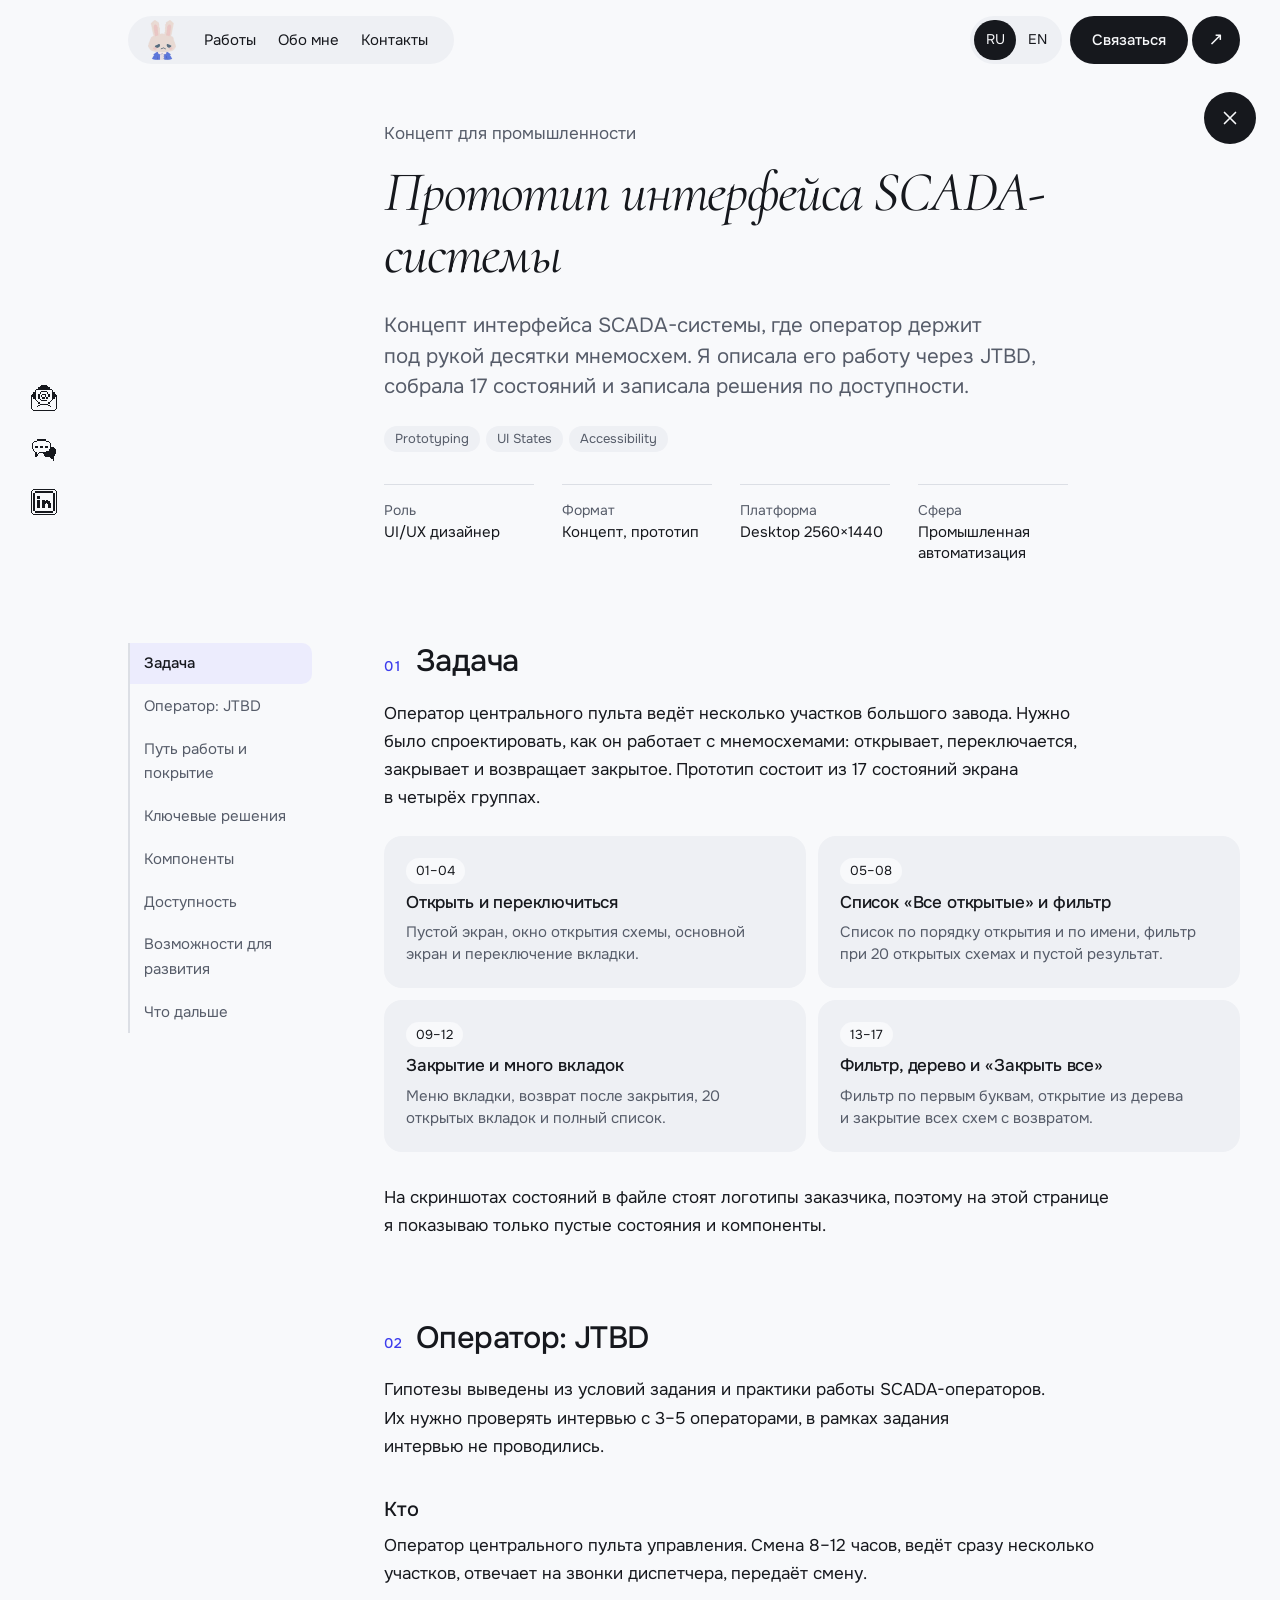
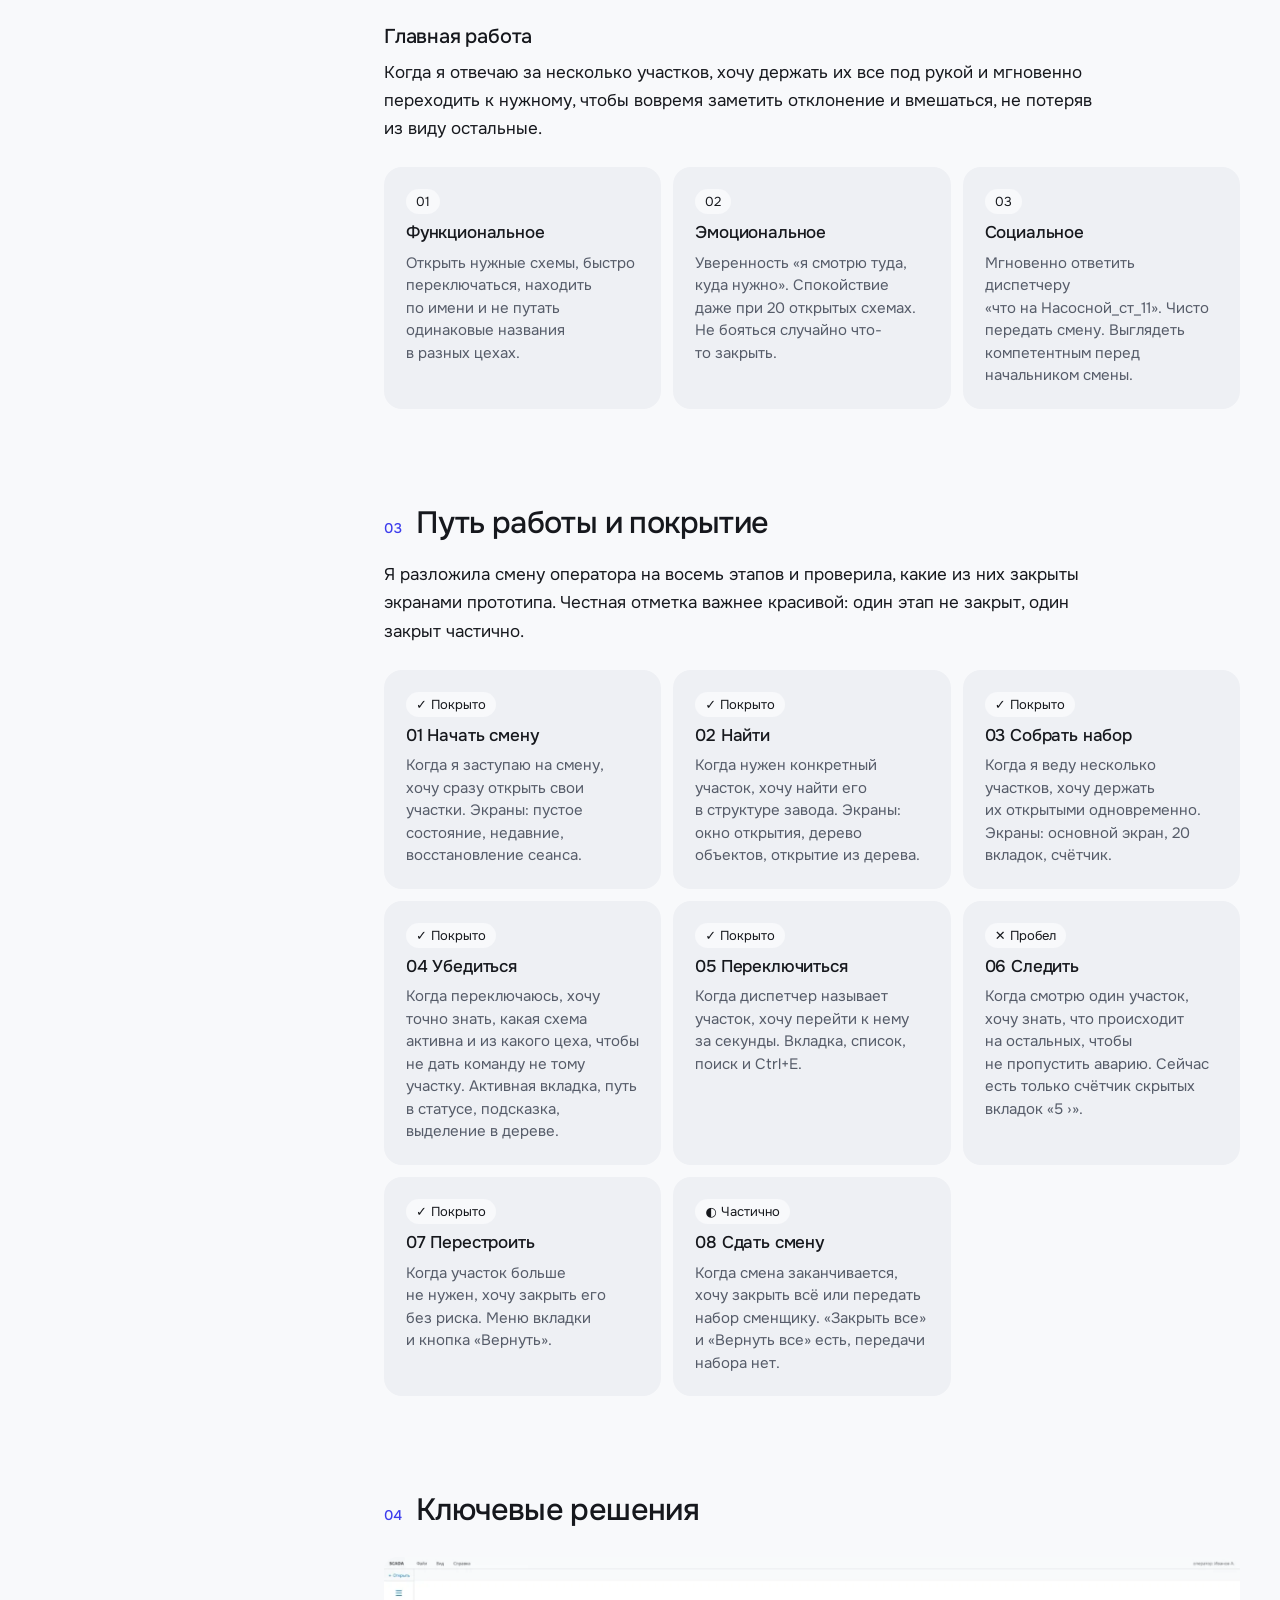
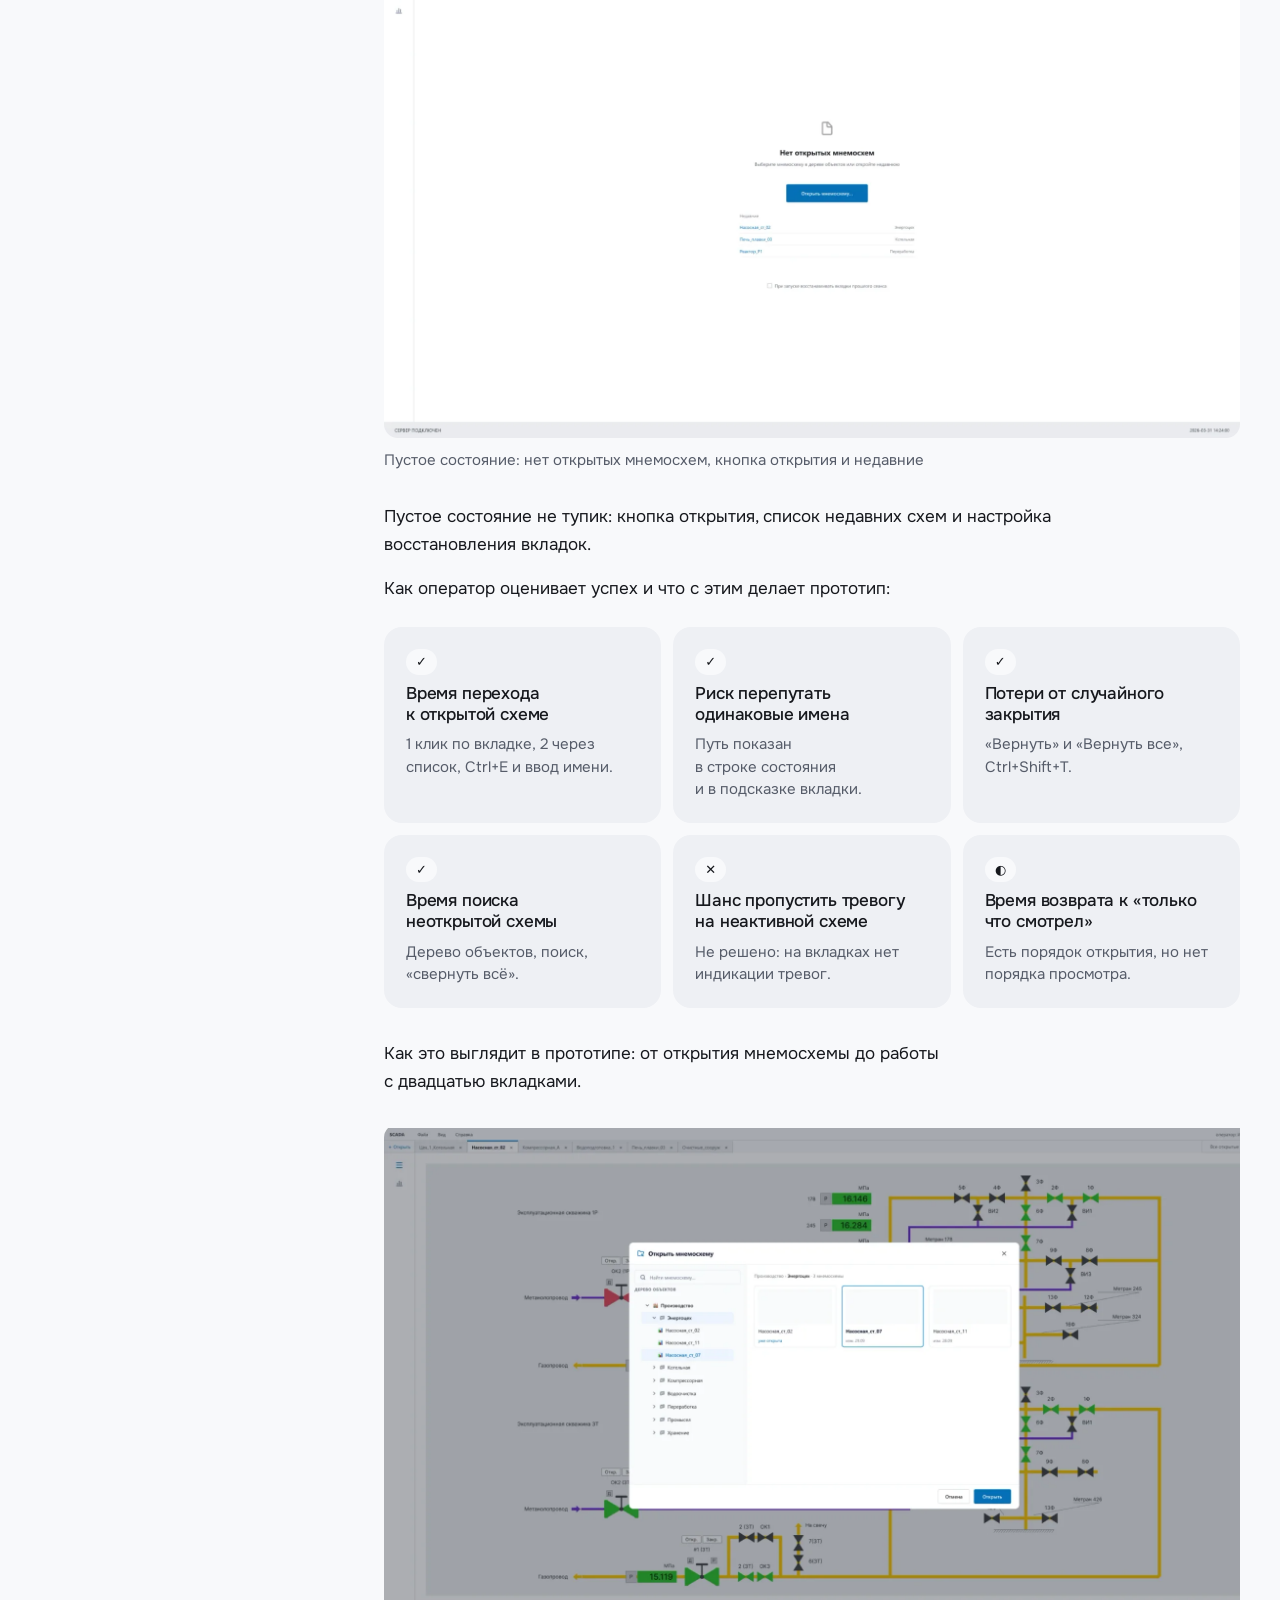
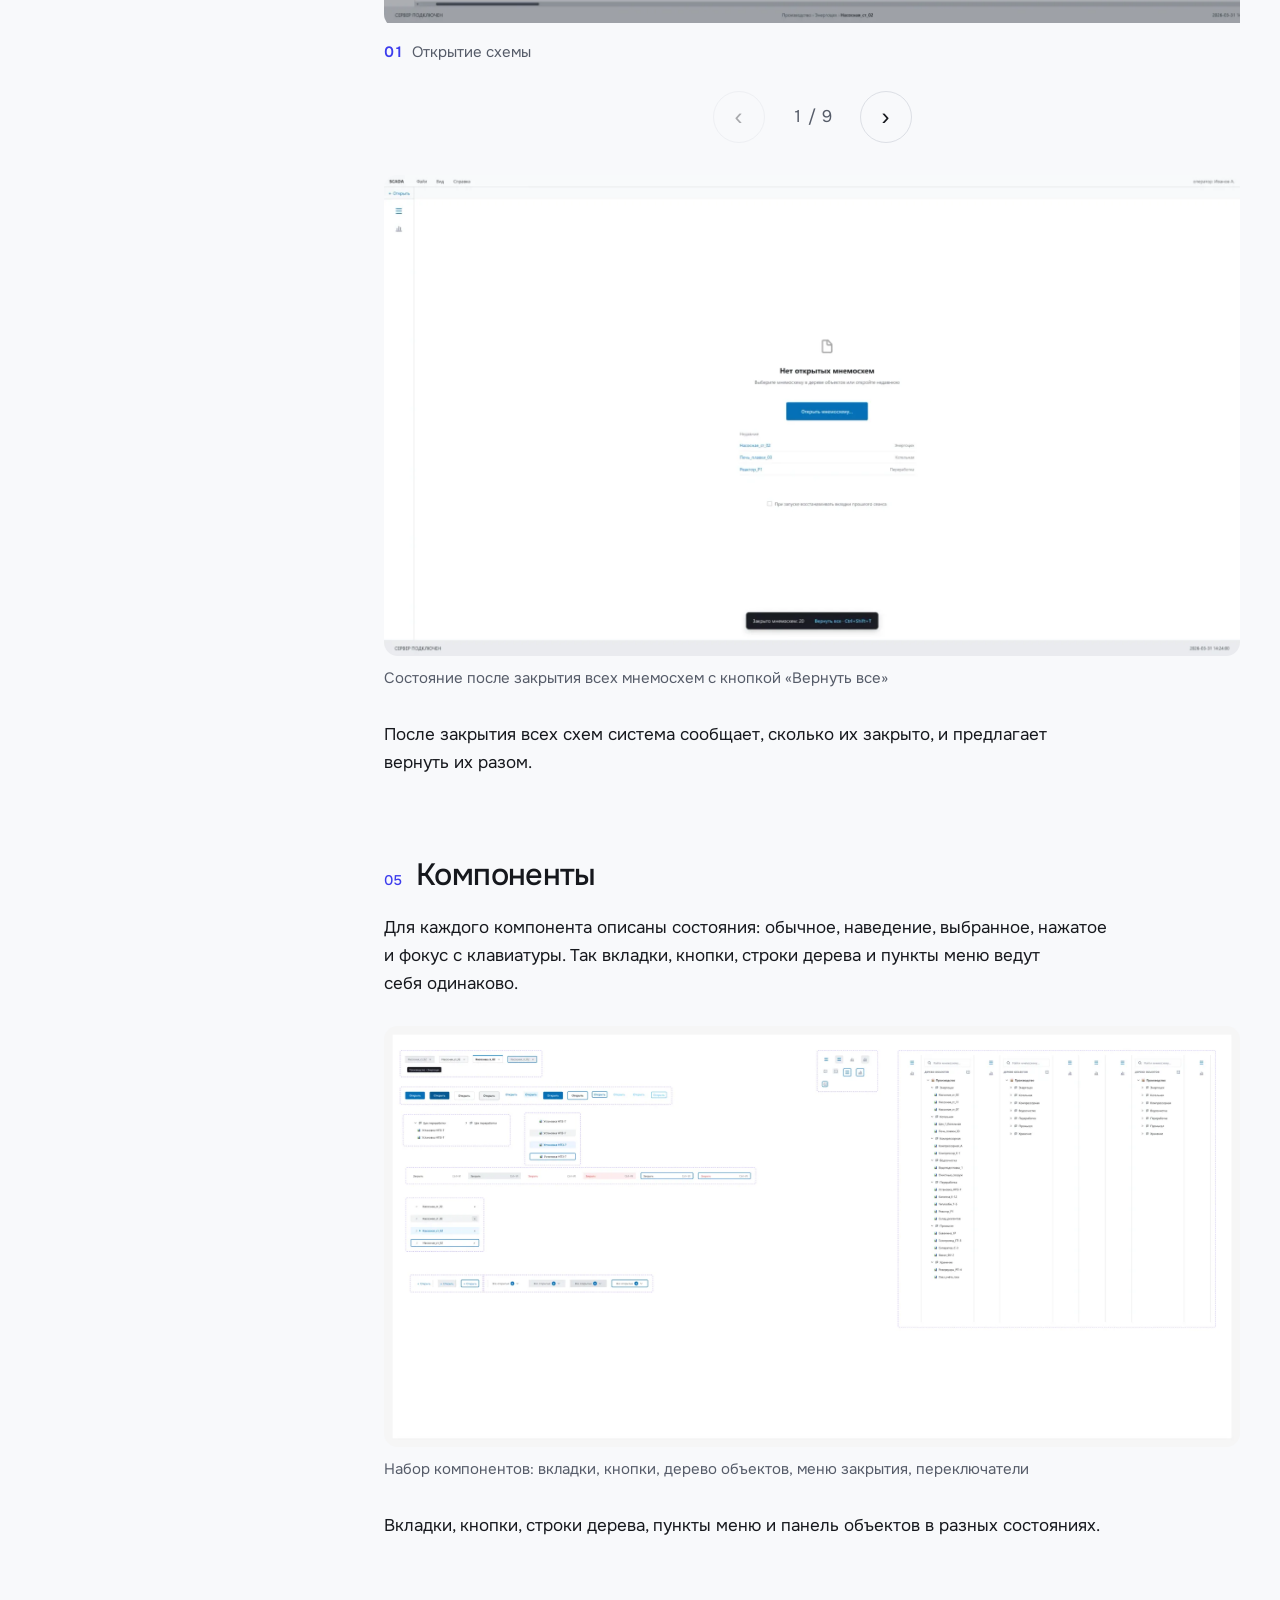
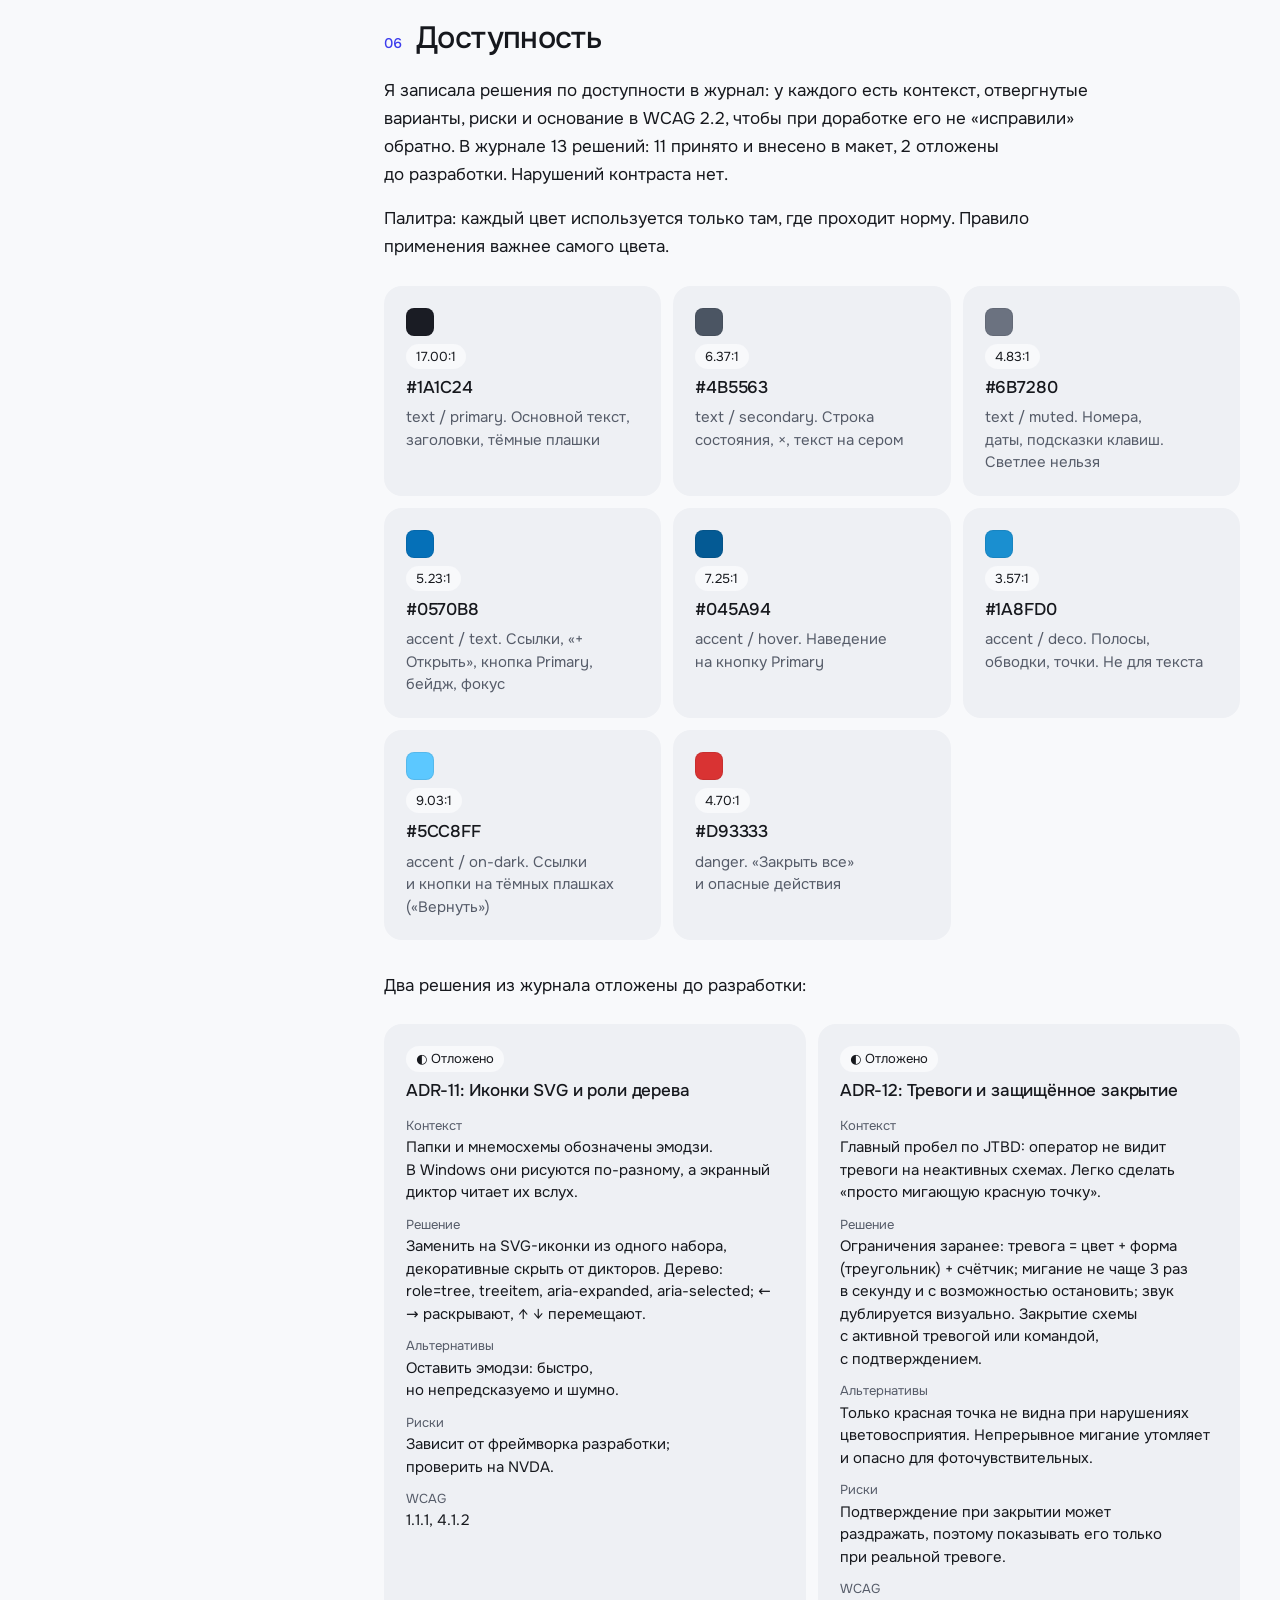
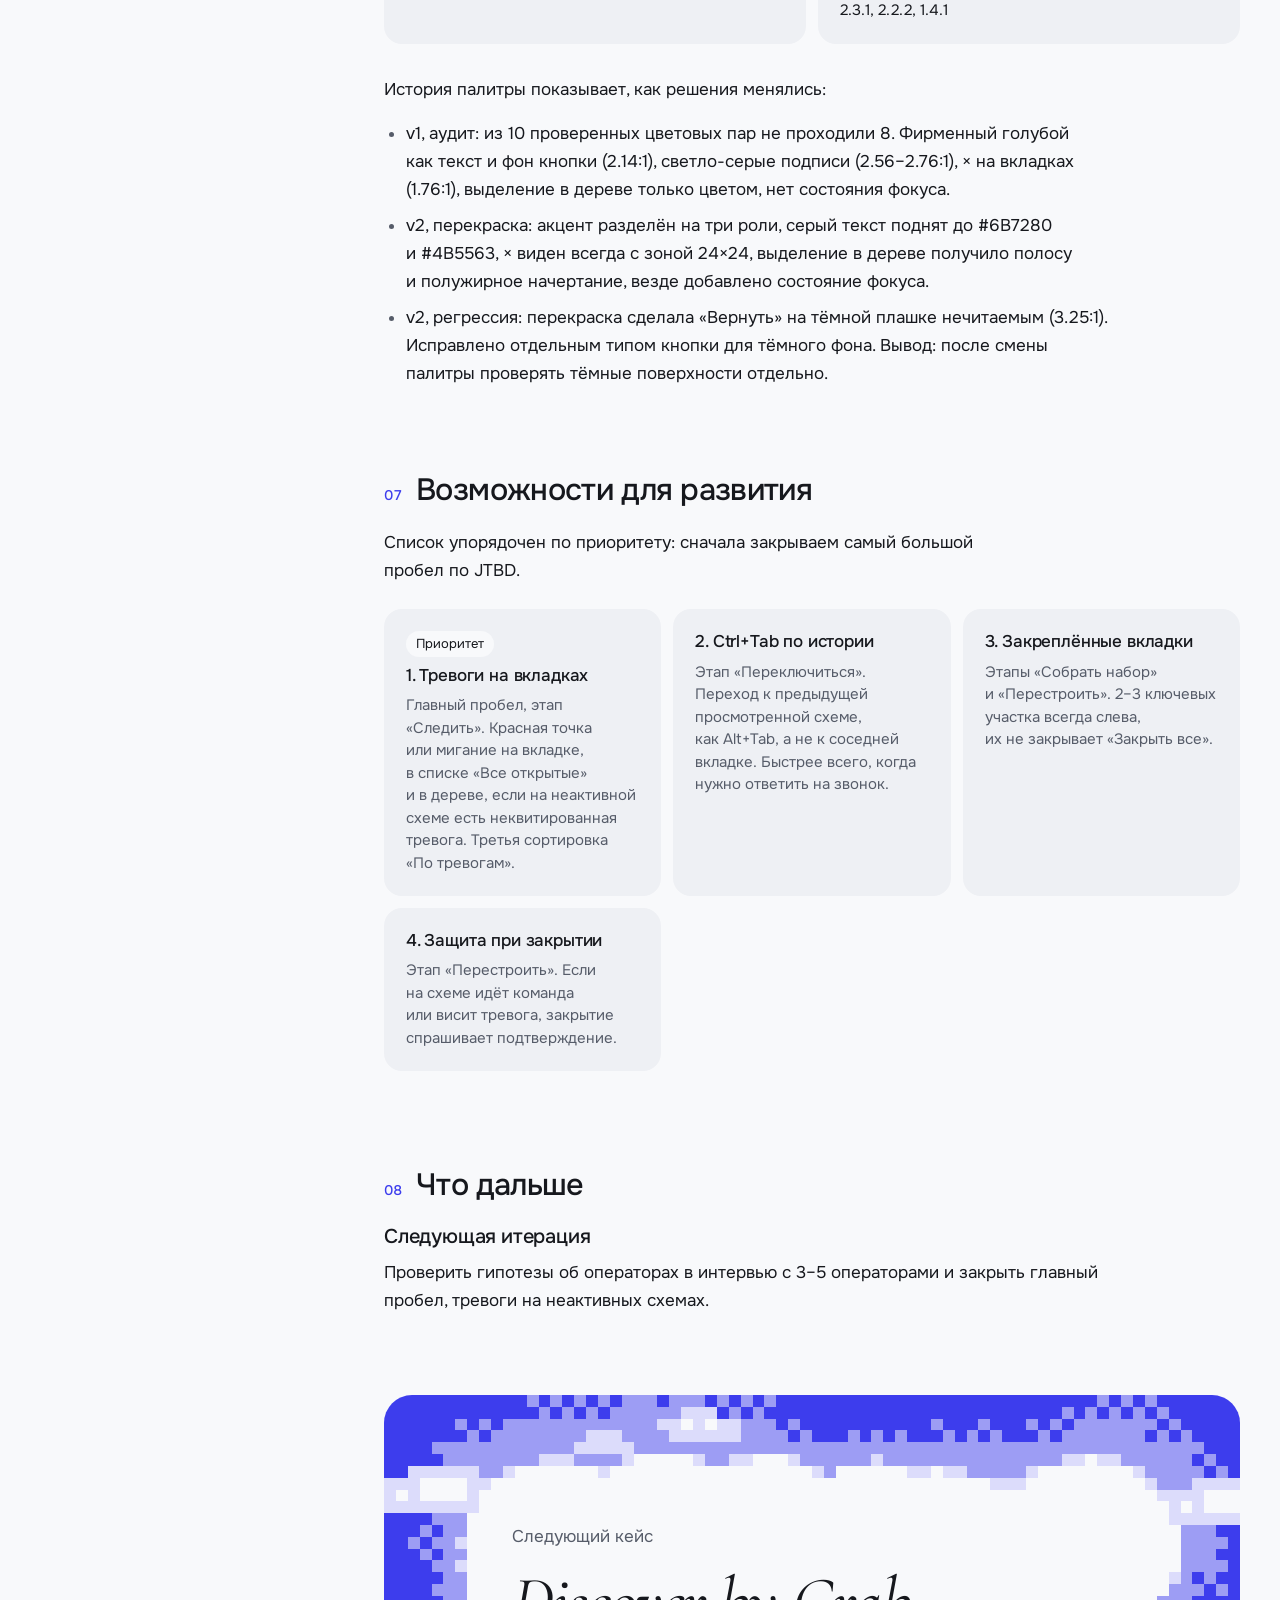
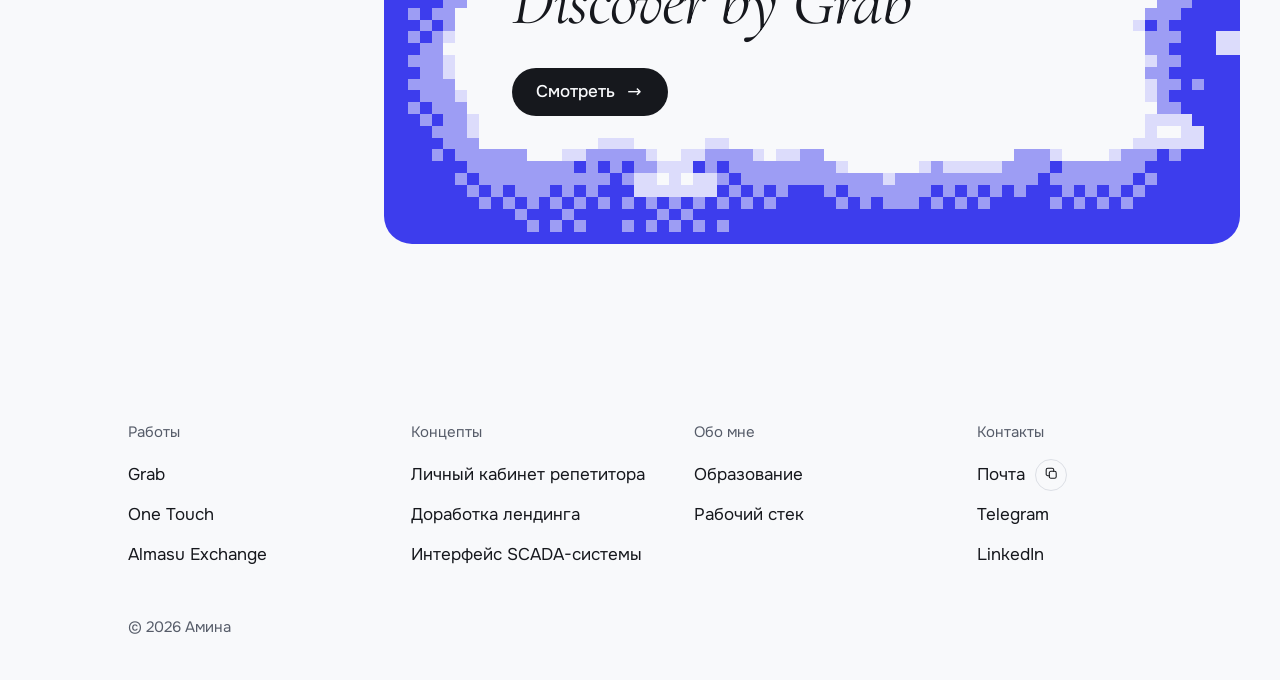
<file: works/concept-scada.html>
<!doctype html>
<html lang="ru">
<head>
<meta charset="utf-8">
<meta name="viewport" content="width=device-width, initial-scale=1">
<title data-i18n="titles.scada">Концепт. Прототип интерфейса SCADA-системы</title>
<meta name="description" content="Концепт интерфейса SCADA-системы, где оператор держит под рукой десятки мнемосхем. Я описала его работу через JTBD, собрала 17 состояний и записала решения по доступности.">
<meta name="theme-color" content="#f8f9fb">
<link rel="icon" type="image/png" sizes="32x32" href="../assets/icons/favicon-32.png">
<link rel="apple-touch-icon" href="../assets/icons/apple-touch-icon.png">
<link rel="preload" href="../assets/fonts/cormorant-cyrillic-wght-italic.woff2" as="font" type="font/woff2" crossorigin>
<link rel="preload" href="../assets/fonts/onest-cyrillic-wght-normal.woff2" as="font" type="font/woff2" crossorigin>
<link rel="stylesheet" href="../css/main.css">
<script type="module" src="../js/main.js"></script>
</head>
<body id="top" class="is-case">
<a class="skip-link" href="#main" data-i18n="ui.skip">Перейти к содержанию</a>
<aside class="quick-links" aria-label="Быстрые ссылки" data-i18n-aria="ui.quickLabel">
  <ul><li><a href="mailto:amzzdd@mail.ru"><svg class="icon-pixel" viewBox="0 0 32 32" shape-rendering="crispEdges" aria-hidden="true"><path d="M30.48 12.19V10.67H28.95V9.14H27.43V6.1H25.91V18.29H27.43V16.76H28.95V15.24H30.48V28.95H32V12.19H30.48Z"/><path d="M30.48 28.95H28.95V30.48H30.48V28.95Z"/><path d="M28.95 30.48H3.05V32H28.95V30.48Z"/><path d="M25.91 18.29H24.38V19.81H25.91V18.29Z"/><path d="M24.38 25.91H22.86V27.43H24.38V25.91Z"/><path d="M24.38 19.81H22.86V21.33H24.38V19.81Z"/><path d="M22.86 24.38H21.33V25.91H22.86V24.38Z"/><path d="M22.86 21.33H21.33V22.86H22.86V21.33Z"/><path d="M22.86 10.67H21.33V15.24H22.86V10.67Z"/><path d="M21.33 9.14H19.81V10.67H21.33V9.14Z"/><path d="M21.33 22.86H10.67V24.38H21.33V22.86Z"/><path d="M21.33 15.24H18.29V16.76H21.33V15.24Z"/><path d="M18.29 10.67H13.72V12.19H16.76V15.24H18.29V10.67Z"/><path d="M16.76 15.24H13.72V16.76H16.76V15.24Z"/><path d="M19.81 7.62H12.19V9.14H19.81V7.62Z"/><path d="M19.81 18.29H12.19V19.81H19.81V18.29Z"/><path d="M13.72 12.19H12.19V15.24H13.72V12.19Z"/><path d="M12.19 16.76H10.67V18.29H12.19V16.76Z"/><path d="M12.19 9.14H10.67V10.67H12.19V9.14Z"/><path d="M10.67 24.38H9.14V25.91H10.67V24.38Z"/><path d="M10.67 21.33H9.14V22.86H10.67V21.33Z"/><path d="M10.67 10.67H9.14V16.76H10.67V10.67Z"/><path d="M9.14 25.91H7.62V27.43H9.14V25.91Z"/><path d="M9.14 19.81H7.62V21.33H9.14V19.81Z"/><path d="M25.91 6.1V4.57H22.86V3.05H21.33V1.52H19.81V0H12.19V1.52H10.67V3.05H9.14V4.57H6.1V6.1H25.91Z"/><path d="M7.62 18.29H6.1V19.81H7.62V18.29Z"/><path d="M3.05 28.95H1.52V30.48H3.05V28.95Z"/><path d="M1.52 15.24H3.05V16.76H4.57V18.29H6.1V6.1H4.57V9.14H3.05V10.67H1.52V12.19H0V28.95H1.52V15.24Z"/></svg><span class="quick-tip" data-i18n="ui.tips.email">Написать на почту</span></a></li><li><a href="https://t.me/yaazzdd" target="_blank" rel="noopener"><svg class="icon-pixel" viewBox="0 0 32 32" shape-rendering="crispEdges" aria-hidden="true"><path d="M22.1 15.24V16.76H19.05V18.29H9.91V19.81H14.48V21.33H16V22.86H17.53V24.38H23.62V25.9H25.15V27.43H26.67V28.95H28.19V22.86H29.72V21.33H31.24V15.24H29.72V13.71H28.19V12.19H25.15V7.62H23.62V15.24H22.1Z"/><path d="M23.62 6.09H22.1V7.62H23.62V6.09Z"/><path d="M20.57 10.67H17.53V13.71H20.57V10.67Z"/><path d="M22.1 4.57H19.05V6.09H22.1V4.57Z"/><path d="M14.48 10.67H11.43V13.71H14.48V10.67Z"/><path d="M9.91 19.81H8.38V21.33H9.91V19.81Z"/><path d="M19.05 3.05H6.86V4.57H19.05V3.05Z"/><path d="M6.86 18.29H5.34V24.38H6.86V22.86H8.38V21.33H6.86V18.29Z"/><path d="M8.38 10.67H5.34V13.71H8.38V10.67Z"/><path d="M6.86 4.57H3.81V6.09H6.86V4.57Z"/><path d="M5.34 16.76H3.81V18.29H5.34V16.76Z"/><path d="M3.81 15.24H2.29V16.76H3.81V15.24Z"/><path d="M3.81 6.09H2.29V7.62H3.81V6.09Z"/><path d="M2.29 7.62H0.76V15.24H2.29V7.62Z"/></svg><span class="quick-tip" data-i18n="ui.tips.telegram">Написать в Telegram</span></a></li><li><a href="https://www.linkedin.com/in/aminauxui" target="_blank" rel="noopener"><svg class="icon-pixel" viewBox="0 0 32 32" shape-rendering="crispEdges" aria-hidden="true"><path d="M32 3.05H30.47V28.95H32V3.05Z"/><path d="M30.47 28.95H28.95V30.48H30.47V28.95Z"/><path d="M30.47 1.52H28.95V3.05H30.47V1.52Z"/><path d="M28.95 4.57H27.42V27.43H28.95V4.57Z"/><path d="M28.95 30.48H3.04V32H28.95V30.48Z"/><path d="M27.42 27.43H4.57V28.95H27.42V27.43Z"/><path d="M22.85 15.24H21.33V13.71H18.28V15.24H16.76V13.71H13.71V22.86H16.76V18.29H18.28V16.76H19.81V18.29H21.33V22.86H24.38V16.76H22.85V15.24Z"/><path d="M10.66 13.71H7.61V22.86H10.66V13.71Z"/><path d="M10.66 9.14H7.61V12.19H10.66V9.14Z"/><path d="M27.42 3.05H4.57V4.57H27.42V3.05Z"/><path d="M28.95 0H3.04V1.52H28.95V0Z"/><path d="M4.57 4.57H3.04V27.43H4.57V4.57Z"/><path d="M3.04 28.95H1.52V30.48H3.04V28.95Z"/><path d="M3.04 1.52H1.52V3.05H3.04V1.52Z"/><path d="M1.52 3.05H0V28.95H1.52V3.05Z"/></svg><span class="quick-tip" data-i18n="ui.tips.linkedin">Открыть LinkedIn</span></a></li></ul>
</aside>
<div class="page">
<header class="site-header">
  <div class="nav-pill">
    <a class="brand" href="../index.html"><img src="../assets/images/bunny-nav.webp" alt="Портфолио" data-i18n-alt="ui.navBrand" width="111" height="160" decoding="async"></a>
    <nav aria-label="Основная навигация" data-i18n-aria="ui.navLabel">
      <ul><li><a href="../index.html#works" data-i18n="ui.nav.works">Работы</a></li><li><a href="../index.html#about" data-i18n="ui.nav.about">Обо мне</a></li><li><a href="#contacts" data-i18n="ui.nav.contacts">Контакты</a></li></ul>
    </nav>
  </div>
  
  <div class="header-actions">
    <div class="lang" role="group" aria-label="Язык сайта" data-i18n-aria="ui.langLabel">
      <button type="button" data-lang="ru" aria-pressed="true">RU</button>
      <button type="button" data-lang="en" aria-pressed="false">EN</button>
    </div>
    <a class="header-cta" href="https://t.me/yaazzdd" target="_blank" rel="noopener"><span class="header-cta-label" data-i18n="ui.cta">Связаться</span><span class="header-cta-arrow"><span class="arrow-roll arrow-roll--ne" data-arrow="↗" aria-hidden="true"></span></span></a>
  </div>
</header>
<p class="lang-notice" data-i18n="ui.translationPending" lang="en" hidden>English version: translation pending</p>
<main id="main" tabindex="-1">
<a class="case-close" href="../index.html#works" data-transition aria-label="Закрыть и вернуться к работам" data-i18n-aria="ui.closeCase"><svg viewBox="0 0 24 24" aria-hidden="true"><path d="M6 6l12 12M18 6 6 18"/></svg></a>
<article class="case">
  <header class="case-header">
    <p class="eyebrow" data-i18n="cases.scada.eyebrow">Концепт для промышленности</p>
    <h1 data-i18n="cases.scada.title">Прототип интерфейса SCADA-системы</h1>
    <p class="case-lead" data-i18n="cases.scada.lead">Концепт интерфейса SCADA-системы, где оператор держит под рукой десятки мнемосхем. Я описала его работу через JTBD, собрала 17 состояний и записала решения по доступности.</p>
    <ul class="tags" aria-label="Теги" data-i18n-aria="ui.tagsLabel"><li data-i18n="cases.scada.tags.0">Prototyping</li><li data-i18n="cases.scada.tags.1">UI States</li><li data-i18n="cases.scada.tags.2">Accessibility</li></ul>
    <dl class="meta" aria-label="Детали проекта" data-i18n-aria="ui.metaLabel"><div><dt data-i18n="cases.scada.meta.0.label">Роль</dt><dd data-i18n="cases.scada.meta.0.value">UI/UX дизайнер</dd></div><div><dt data-i18n="cases.scada.meta.1.label">Формат</dt><dd data-i18n="cases.scada.meta.1.value">Концепт, прототип</dd></div><div><dt data-i18n="cases.scada.meta.2.label">Платформа</dt><dd data-i18n="cases.scada.meta.2.value">Desktop 2560×1440</dd></div><div><dt data-i18n="cases.scada.meta.3.label">Сфера</dt><dd data-i18n="cases.scada.meta.3.value">Промышленная автоматизация</dd></div></dl>
    
  </header>
  <div class="case-layout">
    <nav class="case-nav" aria-label="Разделы кейса" data-i18n-aria="ui.caseNavLabel">
      <ul><li><a href="#task" data-i18n="cases.scada.sections.0.title">Задача</a></li><li><a href="#operator" data-i18n="cases.scada.sections.1.title">Оператор: JTBD</a></li><li><a href="#coverage" data-i18n="cases.scada.sections.2.title">Путь работы и покрытие</a></li><li><a href="#decisions" data-i18n="cases.scada.sections.3.title">Ключевые решения</a></li><li><a href="#components" data-i18n="cases.scada.sections.4.title">Компоненты</a></li><li><a href="#accessibility" data-i18n="cases.scada.sections.5.title">Доступность</a></li><li><a href="#growth" data-i18n="cases.scada.sections.6.title">Возможности для развития</a></li><li><a href="#next-steps" data-i18n="cases.scada.sections.7.title">Что дальше</a></li></ul>
    </nav>
    <div class="case-body">
      <section id="task" class="case-section">
        <h2><span class="section-num">01</span> <span data-i18n="cases.scada.sections.0.title">Задача</span></h2>
        <p data-i18n="cases.scada.sections.0.blocks.0.text">Оператор центрального пульта ведёт несколько участков большого завода. Нужно было спроектировать, как он работает с мнемосхемами: открывает, переключается, закрывает и возвращает закрытое. Прототип состоит из 17 состояний экрана в четырёх группах.</p>
<ul class="cards cards--grid-2"><li class="card"><span class="card-badge" data-i18n="cases.scada.sections.0.blocks.1.items.0.badge">01–04</span><h3 data-i18n="cases.scada.sections.0.blocks.1.items.0.title">Открыть и переключиться</h3><p data-i18n="cases.scada.sections.0.blocks.1.items.0.text">Пустой экран, окно открытия схемы, основной экран и переключение вкладки.</p></li><li class="card"><span class="card-badge" data-i18n="cases.scada.sections.0.blocks.1.items.1.badge">05–08</span><h3 data-i18n="cases.scada.sections.0.blocks.1.items.1.title">Список «Все открытые» и фильтр</h3><p data-i18n="cases.scada.sections.0.blocks.1.items.1.text">Список по порядку открытия и по имени, фильтр при 20 открытых схемах и пустой результат.</p></li><li class="card"><span class="card-badge" data-i18n="cases.scada.sections.0.blocks.1.items.2.badge">09–12</span><h3 data-i18n="cases.scada.sections.0.blocks.1.items.2.title">Закрытие и много вкладок</h3><p data-i18n="cases.scada.sections.0.blocks.1.items.2.text">Меню вкладки, возврат после закрытия, 20 открытых вкладок и полный список.</p></li><li class="card"><span class="card-badge" data-i18n="cases.scada.sections.0.blocks.1.items.3.badge">13–17</span><h3 data-i18n="cases.scada.sections.0.blocks.1.items.3.title">Фильтр, дерево и «Закрыть все»</h3><p data-i18n="cases.scada.sections.0.blocks.1.items.3.text">Фильтр по первым буквам, открытие из дерева и закрытие всех схем с возвратом.</p></li></ul>
<p data-i18n="cases.scada.sections.0.blocks.2.text">На скриншотах состояний в файле стоят логотипы заказчика, поэтому на этой странице я показываю только пустые состояния и компоненты.</p>
      </section>
<section id="operator" class="case-section">
        <h2><span class="section-num">02</span> <span data-i18n="cases.scada.sections.1.title">Оператор: JTBD</span></h2>
        <p data-i18n="cases.scada.sections.1.blocks.0.text">Гипотезы выведены из условий задания и практики работы SCADA-операторов. Их нужно проверять интервью с 3–5 операторами, в рамках задания интервью не проводились.</p>
<h3 data-i18n="cases.scada.sections.1.blocks.1.text">Кто</h3>
<p data-i18n="cases.scada.sections.1.blocks.2.text">Оператор центрального пульта управления. Смена 8–12 часов, ведёт сразу несколько участков, отвечает на звонки диспетчера, передаёт смену.</p>
<h3 data-i18n="cases.scada.sections.1.blocks.3.text">Главная работа</h3>
<p data-i18n="cases.scada.sections.1.blocks.4.text">Когда я отвечаю за несколько участков, хочу держать их все под рукой и мгновенно переходить к нужному, чтобы вовремя заметить отклонение и вмешаться, не потеряв из виду остальные.</p>
<ul class="cards"><li class="card"><span class="card-badge" data-i18n="cases.scada.sections.1.blocks.5.items.0.badge">01</span><h3 data-i18n="cases.scada.sections.1.blocks.5.items.0.title">Функциональное</h3><p data-i18n="cases.scada.sections.1.blocks.5.items.0.text">Открыть нужные схемы, быстро переключаться, находить по имени и не путать одинаковые названия в разных цехах.</p></li><li class="card"><span class="card-badge" data-i18n="cases.scada.sections.1.blocks.5.items.1.badge">02</span><h3 data-i18n="cases.scada.sections.1.blocks.5.items.1.title">Эмоциональное</h3><p data-i18n="cases.scada.sections.1.blocks.5.items.1.text">Уверенность «я смотрю туда, куда нужно». Спокойствие даже при 20 открытых схемах. Не бояться случайно что-то закрыть.</p></li><li class="card"><span class="card-badge" data-i18n="cases.scada.sections.1.blocks.5.items.2.badge">03</span><h3 data-i18n="cases.scada.sections.1.blocks.5.items.2.title">Социальное</h3><p data-i18n="cases.scada.sections.1.blocks.5.items.2.text">Мгновенно ответить диспетчеру «что на Насосной_ст_11». Чисто передать смену. Выглядеть компетентным перед начальником смены.</p></li></ul>
      </section>
<section id="coverage" class="case-section">
        <h2><span class="section-num">03</span> <span data-i18n="cases.scada.sections.2.title">Путь работы и покрытие</span></h2>
        <p data-i18n="cases.scada.sections.2.blocks.0.text">Я разложила смену оператора на восемь этапов и проверила, какие из них закрыты экранами прототипа. Честная отметка важнее красивой: один этап не закрыт, один закрыт частично.</p>
<ul class="cards"><li class="card"><span class="card-badge" data-i18n="cases.scada.sections.2.blocks.1.items.0.badge">✓ Покрыто</span><h3 data-i18n="cases.scada.sections.2.blocks.1.items.0.title">01 Начать смену</h3><p data-i18n="cases.scada.sections.2.blocks.1.items.0.text">Когда я заступаю на смену, хочу сразу открыть свои участки. Экраны: пустое состояние, недавние, восстановление сеанса.</p></li><li class="card"><span class="card-badge" data-i18n="cases.scada.sections.2.blocks.1.items.1.badge">✓ Покрыто</span><h3 data-i18n="cases.scada.sections.2.blocks.1.items.1.title">02 Найти</h3><p data-i18n="cases.scada.sections.2.blocks.1.items.1.text">Когда нужен конкретный участок, хочу найти его в структуре завода. Экраны: окно открытия, дерево объектов, открытие из дерева.</p></li><li class="card"><span class="card-badge" data-i18n="cases.scada.sections.2.blocks.1.items.2.badge">✓ Покрыто</span><h3 data-i18n="cases.scada.sections.2.blocks.1.items.2.title">03 Собрать набор</h3><p data-i18n="cases.scada.sections.2.blocks.1.items.2.text">Когда я веду несколько участков, хочу держать их открытыми одновременно. Экраны: основной экран, 20 вкладок, счётчик.</p></li><li class="card"><span class="card-badge" data-i18n="cases.scada.sections.2.blocks.1.items.3.badge">✓ Покрыто</span><h3 data-i18n="cases.scada.sections.2.blocks.1.items.3.title">04 Убедиться</h3><p data-i18n="cases.scada.sections.2.blocks.1.items.3.text">Когда переключаюсь, хочу точно знать, какая схема активна и из какого цеха, чтобы не дать команду не тому участку. Активная вкладка, путь в статусе, подсказка, выделение в дереве.</p></li><li class="card"><span class="card-badge" data-i18n="cases.scada.sections.2.blocks.1.items.4.badge">✓ Покрыто</span><h3 data-i18n="cases.scada.sections.2.blocks.1.items.4.title">05 Переключиться</h3><p data-i18n="cases.scada.sections.2.blocks.1.items.4.text">Когда диспетчер называет участок, хочу перейти к нему за секунды. Вкладка, список, поиск и Ctrl+E.</p></li><li class="card"><span class="card-badge" data-i18n="cases.scada.sections.2.blocks.1.items.5.badge">✕ Пробел</span><h3 data-i18n="cases.scada.sections.2.blocks.1.items.5.title">06 Следить</h3><p data-i18n="cases.scada.sections.2.blocks.1.items.5.text">Когда смотрю один участок, хочу знать, что происходит на остальных, чтобы не пропустить аварию. Сейчас есть только счётчик скрытых вкладок «5 ›».</p></li><li class="card"><span class="card-badge" data-i18n="cases.scada.sections.2.blocks.1.items.6.badge">✓ Покрыто</span><h3 data-i18n="cases.scada.sections.2.blocks.1.items.6.title">07 Перестроить</h3><p data-i18n="cases.scada.sections.2.blocks.1.items.6.text">Когда участок больше не нужен, хочу закрыть его без риска. Меню вкладки и кнопка «Вернуть».</p></li><li class="card"><span class="card-badge" data-i18n="cases.scada.sections.2.blocks.1.items.7.badge">◐ Частично</span><h3 data-i18n="cases.scada.sections.2.blocks.1.items.7.title">08 Сдать смену</h3><p data-i18n="cases.scada.sections.2.blocks.1.items.7.text">Когда смена заканчивается, хочу закрыть всё или передать набор сменщику. «Закрыть все» и «Вернуть все» есть, передачи набора нет.</p></li></ul>
      </section>
<section id="decisions" class="case-section">
        <h2><span class="section-num">04</span> <span data-i18n="cases.scada.sections.3.title">Ключевые решения</span></h2>
        <div class="media media-panel"><figure class="slide slide--wide"><button type="button" class="slide-zoom" data-zoom aria-label="Открыть крупно" data-i18n-aria="ui.zoom"><img src="../assets/images/concepts/scada/empty-state.webp" alt="Пустое состояние: нет открытых мнемосхем, кнопка открытия и недавние" data-i18n-alt="cases.scada.sections.3.blocks.0.items.0.alt" width="1800" height="1012" decoding="async" loading="lazy"><span class="slide-zoom-icon"><svg viewBox="0 0 24 24" aria-hidden="true"><circle cx="11" cy="11" r="6.5"/><path d="m16 16 4.5 4.5M11 8v6M8 11h6"/></svg></span></button><figcaption><span data-i18n="cases.scada.sections.3.blocks.0.items.0.alt">Пустое состояние: нет открытых мнемосхем, кнопка открытия и недавние</span></figcaption></figure></div>
<p data-i18n="cases.scada.sections.3.blocks.1.text">Пустое состояние не тупик: кнопка открытия, список недавних схем и настройка восстановления вкладок.</p>
<p data-i18n="cases.scada.sections.3.blocks.2.text">Как оператор оценивает успех и что с этим делает прототип:</p>
<ul class="cards"><li class="card"><span class="card-badge" data-i18n="cases.scada.sections.3.blocks.3.items.0.badge">✓</span><h3 data-i18n="cases.scada.sections.3.blocks.3.items.0.title">Время перехода к открытой схеме</h3><p data-i18n="cases.scada.sections.3.blocks.3.items.0.text">1 клик по вкладке, 2 через список, Ctrl+E и ввод имени.</p></li><li class="card"><span class="card-badge" data-i18n="cases.scada.sections.3.blocks.3.items.1.badge">✓</span><h3 data-i18n="cases.scada.sections.3.blocks.3.items.1.title">Риск перепутать одинаковые имена</h3><p data-i18n="cases.scada.sections.3.blocks.3.items.1.text">Путь показан в строке состояния и в подсказке вкладки.</p></li><li class="card"><span class="card-badge" data-i18n="cases.scada.sections.3.blocks.3.items.2.badge">✓</span><h3 data-i18n="cases.scada.sections.3.blocks.3.items.2.title">Потери от случайного закрытия</h3><p data-i18n="cases.scada.sections.3.blocks.3.items.2.text">«Вернуть» и «Вернуть все», Ctrl+Shift+T.</p></li><li class="card"><span class="card-badge" data-i18n="cases.scada.sections.3.blocks.3.items.3.badge">✓</span><h3 data-i18n="cases.scada.sections.3.blocks.3.items.3.title">Время поиска неоткрытой схемы</h3><p data-i18n="cases.scada.sections.3.blocks.3.items.3.text">Дерево объектов, поиск, «свернуть всё».</p></li><li class="card"><span class="card-badge" data-i18n="cases.scada.sections.3.blocks.3.items.4.badge">✕</span><h3 data-i18n="cases.scada.sections.3.blocks.3.items.4.title">Шанс пропустить тревогу на неактивной схеме</h3><p data-i18n="cases.scada.sections.3.blocks.3.items.4.text">Не решено: на вкладках нет индикации тревог.</p></li><li class="card"><span class="card-badge" data-i18n="cases.scada.sections.3.blocks.3.items.5.badge">◐</span><h3 data-i18n="cases.scada.sections.3.blocks.3.items.5.title">Время возврата к «только что смотрел»</h3><p data-i18n="cases.scada.sections.3.blocks.3.items.5.text">Есть порядок открытия, но нет порядка просмотра.</p></li></ul>
<p data-i18n="cases.scada.sections.3.blocks.4.text">Как это выглядит в прототипе: от открытия мнемосхемы до работы с двадцатью вкладками.</p>
<div class="carousel media-panel" data-carousel>
  <div class="carousel-track" tabindex="0" role="region" aria-label="Экраны" data-i18n-aria="ui.screensLabel"><figure class="slide slide--wide"><button type="button" class="slide-zoom" data-zoom aria-label="Открыть крупно" data-i18n-aria="ui.zoom"><img src="../assets/images/concepts/scada/flow-1-open-dialog.webp" alt="Окно «Открыть мнемосхему»: дерево объектов слева, карточки схем цеха справа, уже открытая схема отмечена" data-i18n-alt="cases.scada.sections.3.blocks.5.items.0.alt" width="1800" height="1012" decoding="async" loading="lazy"><span class="slide-zoom-icon"><svg viewBox="0 0 24 24" aria-hidden="true"><circle cx="11" cy="11" r="6.5"/><path d="m16 16 4.5 4.5M11 8v6M8 11h6"/></svg></span></button><figcaption><span class="slide-num">01</span> <span data-i18n="cases.scada.sections.3.blocks.5.items.0.caption">Открытие схемы</span></figcaption></figure><figure class="slide slide--wide"><button type="button" class="slide-zoom" data-zoom aria-label="Открыть крупно" data-i18n-aria="ui.zoom"><img src="../assets/images/concepts/scada/flow-2-tree.webp" alt="Боковая панель с деревом объектов и поиском, открытая схема подсвечена" data-i18n-alt="cases.scada.sections.3.blocks.5.items.1.alt" width="1800" height="1012" decoding="async" loading="lazy"><span class="slide-zoom-icon"><svg viewBox="0 0 24 24" aria-hidden="true"><circle cx="11" cy="11" r="6.5"/><path d="m16 16 4.5 4.5M11 8v6M8 11h6"/></svg></span></button><figcaption><span class="slide-num">02</span> <span data-i18n="cases.scada.sections.3.blocks.5.items.1.caption">Дерево объектов</span></figcaption></figure><figure class="slide slide--wide"><button type="button" class="slide-zoom" data-zoom aria-label="Открыть крупно" data-i18n-aria="ui.zoom"><img src="../assets/images/concepts/scada/flow-3-list-order.webp" alt="Список открытых мнемосхем в порядке открытия" data-i18n-alt="cases.scada.sections.3.blocks.5.items.2.alt" width="1800" height="1009" decoding="async" loading="lazy"><span class="slide-zoom-icon"><svg viewBox="0 0 24 24" aria-hidden="true"><circle cx="11" cy="11" r="6.5"/><path d="m16 16 4.5 4.5M11 8v6M8 11h6"/></svg></span></button><figcaption><span class="slide-num">03</span> <span data-i18n="cases.scada.sections.3.blocks.5.items.2.caption">Открытые по порядку</span></figcaption></figure><figure class="slide slide--wide"><button type="button" class="slide-zoom" data-zoom aria-label="Открыть крупно" data-i18n-aria="ui.zoom"><img src="../assets/images/concepts/scada/flow-4-list-name.webp" alt="Тот же список, отсортированный по имени" data-i18n-alt="cases.scada.sections.3.blocks.5.items.3.alt" width="1800" height="1009" decoding="async" loading="lazy"><span class="slide-zoom-icon"><svg viewBox="0 0 24 24" aria-hidden="true"><circle cx="11" cy="11" r="6.5"/><path d="m16 16 4.5 4.5M11 8v6M8 11h6"/></svg></span></button><figcaption><span class="slide-num">04</span> <span data-i18n="cases.scada.sections.3.blocks.5.items.3.caption">Открытые по имени</span></figcaption></figure><figure class="slide slide--wide"><button type="button" class="slide-zoom" data-zoom aria-label="Открыть крупно" data-i18n-aria="ui.zoom"><img src="../assets/images/concepts/scada/flow-5-twenty-tabs.webp" alt="Двадцать открытых вкладок: лишние скрыты за счётчиком, полный список в панели" data-i18n-alt="cases.scada.sections.3.blocks.5.items.4.alt" width="1800" height="1009" decoding="async" loading="lazy"><span class="slide-zoom-icon"><svg viewBox="0 0 24 24" aria-hidden="true"><circle cx="11" cy="11" r="6.5"/><path d="m16 16 4.5 4.5M11 8v6M8 11h6"/></svg></span></button><figcaption><span class="slide-num">05</span> <span data-i18n="cases.scada.sections.3.blocks.5.items.4.caption">Двадцать вкладок</span></figcaption></figure><figure class="slide slide--wide"><button type="button" class="slide-zoom" data-zoom aria-label="Открыть крупно" data-i18n-aria="ui.zoom"><img src="../assets/images/concepts/scada/flow-6-filter.webp" alt="Фильтр «Нас» находит 3 схемы из 20, совпадение выделено" data-i18n-alt="cases.scada.sections.3.blocks.5.items.5.alt" width="1800" height="1009" decoding="async" loading="lazy"><span class="slide-zoom-icon"><svg viewBox="0 0 24 24" aria-hidden="true"><circle cx="11" cy="11" r="6.5"/><path d="m16 16 4.5 4.5M11 8v6M8 11h6"/></svg></span></button><figcaption><span class="slide-num">06</span> <span data-i18n="cases.scada.sections.3.blocks.5.items.5.caption">Фильтр по имени</span></figcaption></figure><figure class="slide slide--wide"><button type="button" class="slide-zoom" data-zoom aria-label="Открыть крупно" data-i18n-aria="ui.zoom"><img src="../assets/images/concepts/scada/flow-7-filter-middle.webp" alt="Фильтр находит совпадение и в середине имени" data-i18n-alt="cases.scada.sections.3.blocks.5.items.6.alt" width="1800" height="1009" decoding="async" loading="lazy"><span class="slide-zoom-icon"><svg viewBox="0 0 24 24" aria-hidden="true"><circle cx="11" cy="11" r="6.5"/><path d="m16 16 4.5 4.5M11 8v6M8 11h6"/></svg></span></button><figcaption><span class="slide-num">07</span> <span data-i18n="cases.scada.sections.3.blocks.5.items.6.caption">Совпадение в любой части</span></figcaption></figure><figure class="slide slide--wide"><button type="button" class="slide-zoom" data-zoom aria-label="Открыть крупно" data-i18n-aria="ui.zoom"><img src="../assets/images/concepts/scada/flow-8-not-found.webp" alt="Ничего не найдено среди открытых, кнопка «Открыть из папки»" data-i18n-alt="cases.scada.sections.3.blocks.5.items.7.alt" width="1800" height="1009" decoding="async" loading="lazy"><span class="slide-zoom-icon"><svg viewBox="0 0 24 24" aria-hidden="true"><circle cx="11" cy="11" r="6.5"/><path d="m16 16 4.5 4.5M11 8v6M8 11h6"/></svg></span></button><figcaption><span class="slide-num">08</span> <span data-i18n="cases.scada.sections.3.blocks.5.items.7.caption">Ничего не найдено</span></figcaption></figure><figure class="slide slide--wide"><button type="button" class="slide-zoom" data-zoom aria-label="Открыть крупно" data-i18n-aria="ui.zoom"><img src="../assets/images/concepts/scada/flow-9-tab-menu.webp" alt="Контекстное меню вкладки: закрыть, закрыть остальные, закрыть справа, закрыть все, показать в дереве" data-i18n-alt="cases.scada.sections.3.blocks.5.items.8.alt" width="1800" height="1012" decoding="async" loading="lazy"><span class="slide-zoom-icon"><svg viewBox="0 0 24 24" aria-hidden="true"><circle cx="11" cy="11" r="6.5"/><path d="m16 16 4.5 4.5M11 8v6M8 11h6"/></svg></span></button><figcaption><span class="slide-num">09</span> <span data-i18n="cases.scada.sections.3.blocks.5.items.8.caption">Меню вкладки</span></figcaption></figure></div>
  <div class="carousel-controls">
    <button type="button" class="carousel-btn" data-dir="-1" aria-label="Предыдущий экран" data-i18n-aria="ui.prev"><span aria-hidden="true">‹</span></button>
    <span class="carousel-counter" aria-live="polite">1 / 9</span>
    <button type="button" class="carousel-btn" data-dir="1" aria-label="Следующий экран" data-i18n-aria="ui.next"><span aria-hidden="true">›</span></button>
  </div>
</div>
<div class="media media-panel"><figure class="slide slide--wide"><button type="button" class="slide-zoom" data-zoom aria-label="Открыть крупно" data-i18n-aria="ui.zoom"><img src="../assets/images/concepts/scada/all-closed.webp" alt="Состояние после закрытия всех мнемосхем с кнопкой «Вернуть все»" data-i18n-alt="cases.scada.sections.3.blocks.6.items.0.alt" width="1800" height="1012" decoding="async" loading="lazy"><span class="slide-zoom-icon"><svg viewBox="0 0 24 24" aria-hidden="true"><circle cx="11" cy="11" r="6.5"/><path d="m16 16 4.5 4.5M11 8v6M8 11h6"/></svg></span></button><figcaption><span data-i18n="cases.scada.sections.3.blocks.6.items.0.alt">Состояние после закрытия всех мнемосхем с кнопкой «Вернуть все»</span></figcaption></figure></div>
<p data-i18n="cases.scada.sections.3.blocks.7.text">После закрытия всех схем система сообщает, сколько их закрыто, и предлагает вернуть их разом.</p>
      </section>
<section id="components" class="case-section">
        <h2><span class="section-num">05</span> <span data-i18n="cases.scada.sections.4.title">Компоненты</span></h2>
        <p data-i18n="cases.scada.sections.4.blocks.0.text">Для каждого компонента описаны состояния: обычное, наведение, выбранное, нажатое и фокус с клавиатуры. Так вкладки, кнопки, строки дерева и пункты меню ведут себя одинаково.</p>
<div class="media media-panel"><figure class="slide slide--wide"><button type="button" class="slide-zoom" data-zoom aria-label="Открыть крупно" data-i18n-aria="ui.zoom"><img src="../assets/images/concepts/scada/components.webp" alt="Набор компонентов: вкладки, кнопки, дерево объектов, меню закрытия, переключатели" data-i18n-alt="cases.scada.sections.4.blocks.1.items.0.alt" width="2000" height="984" decoding="async" loading="lazy"><span class="slide-zoom-icon"><svg viewBox="0 0 24 24" aria-hidden="true"><circle cx="11" cy="11" r="6.5"/><path d="m16 16 4.5 4.5M11 8v6M8 11h6"/></svg></span></button><figcaption><span data-i18n="cases.scada.sections.4.blocks.1.items.0.alt">Набор компонентов: вкладки, кнопки, дерево объектов, меню закрытия, переключатели</span></figcaption></figure></div>
<p data-i18n="cases.scada.sections.4.blocks.2.text">Вкладки, кнопки, строки дерева, пункты меню и панель объектов в разных состояниях.</p>
      </section>
<section id="accessibility" class="case-section">
        <h2><span class="section-num">06</span> <span data-i18n="cases.scada.sections.5.title">Доступность</span></h2>
        <p data-i18n="cases.scada.sections.5.blocks.0.text">Я записала решения по доступности в журнал: у каждого есть контекст, отвергнутые варианты, риски и основание в WCAG 2.2, чтобы при доработке его не «исправили» обратно. В журнале 13 решений: 11 принято и внесено в макет, 2 отложены до разработки. Нарушений контраста нет.</p>
<p data-i18n="cases.scada.sections.5.blocks.1.text">Палитра: каждый цвет используется только там, где проходит норму. Правило применения важнее самого цвета.</p>
<ul class="cards"><li class="card"><span class="card-swatch" style="background:#1A1C24" aria-hidden="true"></span><span class="card-badge" data-i18n="cases.scada.sections.5.blocks.2.items.0.badge">17.00:1</span><h3 data-i18n="cases.scada.sections.5.blocks.2.items.0.title">#1A1C24</h3><p data-i18n="cases.scada.sections.5.blocks.2.items.0.text">text / primary. Основной текст, заголовки, тёмные плашки</p></li><li class="card"><span class="card-swatch" style="background:#4B5563" aria-hidden="true"></span><span class="card-badge" data-i18n="cases.scada.sections.5.blocks.2.items.1.badge">6.37:1</span><h3 data-i18n="cases.scada.sections.5.blocks.2.items.1.title">#4B5563</h3><p data-i18n="cases.scada.sections.5.blocks.2.items.1.text">text / secondary. Строка состояния, ×, текст на сером</p></li><li class="card"><span class="card-swatch" style="background:#6B7280" aria-hidden="true"></span><span class="card-badge" data-i18n="cases.scada.sections.5.blocks.2.items.2.badge">4.83:1</span><h3 data-i18n="cases.scada.sections.5.blocks.2.items.2.title">#6B7280</h3><p data-i18n="cases.scada.sections.5.blocks.2.items.2.text">text / muted. Номера, даты, подсказки клавиш. Светлее нельзя</p></li><li class="card"><span class="card-swatch" style="background:#0570B8" aria-hidden="true"></span><span class="card-badge" data-i18n="cases.scada.sections.5.blocks.2.items.3.badge">5.23:1</span><h3 data-i18n="cases.scada.sections.5.blocks.2.items.3.title">#0570B8</h3><p data-i18n="cases.scada.sections.5.blocks.2.items.3.text">accent / text. Ссылки, «+ Открыть», кнопка Primary, бейдж, фокус</p></li><li class="card"><span class="card-swatch" style="background:#045A94" aria-hidden="true"></span><span class="card-badge" data-i18n="cases.scada.sections.5.blocks.2.items.4.badge">7.25:1</span><h3 data-i18n="cases.scada.sections.5.blocks.2.items.4.title">#045A94</h3><p data-i18n="cases.scada.sections.5.blocks.2.items.4.text">accent / hover. Наведение на кнопку Primary</p></li><li class="card"><span class="card-swatch" style="background:#1A8FD0" aria-hidden="true"></span><span class="card-badge" data-i18n="cases.scada.sections.5.blocks.2.items.5.badge">3.57:1</span><h3 data-i18n="cases.scada.sections.5.blocks.2.items.5.title">#1A8FD0</h3><p data-i18n="cases.scada.sections.5.blocks.2.items.5.text">accent / deco. Полосы, обводки, точки. Не для текста</p></li><li class="card"><span class="card-swatch" style="background:#5CC8FF" aria-hidden="true"></span><span class="card-badge" data-i18n="cases.scada.sections.5.blocks.2.items.6.badge">9.03:1</span><h3 data-i18n="cases.scada.sections.5.blocks.2.items.6.title">#5CC8FF</h3><p data-i18n="cases.scada.sections.5.blocks.2.items.6.text">accent / on-dark. Ссылки и кнопки на тёмных плашках («Вернуть»)</p></li><li class="card"><span class="card-swatch" style="background:#D93333" aria-hidden="true"></span><span class="card-badge" data-i18n="cases.scada.sections.5.blocks.2.items.7.badge">4.70:1</span><h3 data-i18n="cases.scada.sections.5.blocks.2.items.7.title">#D93333</h3><p data-i18n="cases.scada.sections.5.blocks.2.items.7.text">danger. «Закрыть все» и опасные действия</p></li></ul>
<p data-i18n="cases.scada.sections.5.blocks.3.text">Два решения из журнала отложены до разработки:</p>
<ul class="cards"><li class="card"><span class="card-badge" data-i18n="cases.scada.sections.5.blocks.4.items.0.badge">◐ Отложено</span><h3 data-i18n="cases.scada.sections.5.blocks.4.items.0.title">ADR-11: Иконки SVG и роли дерева</h3><dl class="card-rows"><div><dt data-i18n="cases.scada.sections.5.blocks.4.items.0.rows.0.0">Контекст</dt><dd data-i18n="cases.scada.sections.5.blocks.4.items.0.rows.0.1">Папки и мнемосхемы обозначены эмодзи. В Windows они рисуются по-разному, а экранный диктор читает их вслух.</dd></div><div><dt data-i18n="cases.scada.sections.5.blocks.4.items.0.rows.1.0">Решение</dt><dd data-i18n="cases.scada.sections.5.blocks.4.items.0.rows.1.1">Заменить на SVG-иконки из одного набора, декоративные скрыть от дикторов. Дерево: role=tree, treeitem, aria-expanded, aria-selected; ← → раскрывают, ↑ ↓ перемещают.</dd></div><div><dt data-i18n="cases.scada.sections.5.blocks.4.items.0.rows.2.0">Альтернативы</dt><dd data-i18n="cases.scada.sections.5.blocks.4.items.0.rows.2.1">Оставить эмодзи: быстро, но непредсказуемо и шумно.</dd></div><div><dt data-i18n="cases.scada.sections.5.blocks.4.items.0.rows.3.0">Риски</dt><dd data-i18n="cases.scada.sections.5.blocks.4.items.0.rows.3.1">Зависит от фреймворка разработки; проверить на NVDA.</dd></div><div><dt data-i18n="cases.scada.sections.5.blocks.4.items.0.rows.4.0">WCAG</dt><dd data-i18n="cases.scada.sections.5.blocks.4.items.0.rows.4.1">1.1.1, 4.1.2</dd></div></dl></li><li class="card"><span class="card-badge" data-i18n="cases.scada.sections.5.blocks.4.items.1.badge">◐ Отложено</span><h3 data-i18n="cases.scada.sections.5.blocks.4.items.1.title">ADR-12: Тревоги и защищённое закрытие</h3><dl class="card-rows"><div><dt data-i18n="cases.scada.sections.5.blocks.4.items.1.rows.0.0">Контекст</dt><dd data-i18n="cases.scada.sections.5.blocks.4.items.1.rows.0.1">Главный пробел по JTBD: оператор не видит тревоги на неактивных схемах. Легко сделать «просто мигающую красную точку».</dd></div><div><dt data-i18n="cases.scada.sections.5.blocks.4.items.1.rows.1.0">Решение</dt><dd data-i18n="cases.scada.sections.5.blocks.4.items.1.rows.1.1">Ограничения заранее: тревога = цвет + форма (треугольник) + счётчик; мигание не чаще 3 раз в секунду и с возможностью остановить; звук дублируется визуально. Закрытие схемы с активной тревогой или командой, с подтверждением.</dd></div><div><dt data-i18n="cases.scada.sections.5.blocks.4.items.1.rows.2.0">Альтернативы</dt><dd data-i18n="cases.scada.sections.5.blocks.4.items.1.rows.2.1">Только красная точка не видна при нарушениях цветовосприятия. Непрерывное мигание утомляет и опасно для фоточувствительных.</dd></div><div><dt data-i18n="cases.scada.sections.5.blocks.4.items.1.rows.3.0">Риски</dt><dd data-i18n="cases.scada.sections.5.blocks.4.items.1.rows.3.1">Подтверждение при закрытии может раздражать, поэтому показывать его только при реальной тревоге.</dd></div><div><dt data-i18n="cases.scada.sections.5.blocks.4.items.1.rows.4.0">WCAG</dt><dd data-i18n="cases.scada.sections.5.blocks.4.items.1.rows.4.1">2.3.1, 2.2.2, 1.4.1</dd></div></dl></li></ul>
<p data-i18n="cases.scada.sections.5.blocks.5.text">История палитры показывает, как решения менялись:</p>
<ul><li data-i18n="cases.scada.sections.5.blocks.6.items.0">v1, аудит: из 10 проверенных цветовых пар не проходили 8. Фирменный голубой как текст и фон кнопки (2.14:1), светло-серые подписи (2.56–2.76:1), × на вкладках (1.76:1), выделение в дереве только цветом, нет состояния фокуса.</li><li data-i18n="cases.scada.sections.5.blocks.6.items.1">v2, перекраска: акцент разделён на три роли, серый текст поднят до #6B7280 и #4B5563, × виден всегда с зоной 24×24, выделение в дереве получило полосу и полужирное начертание, везде добавлено состояние фокуса.</li><li data-i18n="cases.scada.sections.5.blocks.6.items.2">v2, регрессия: перекраска сделала «Вернуть» на тёмной плашке нечитаемым (3.25:1). Исправлено отдельным типом кнопки для тёмного фона. Вывод: после смены палитры проверять тёмные поверхности отдельно.</li></ul>
      </section>
<section id="growth" class="case-section">
        <h2><span class="section-num">07</span> <span data-i18n="cases.scada.sections.6.title">Возможности для развития</span></h2>
        <p data-i18n="cases.scada.sections.6.blocks.0.text">Список упорядочен по приоритету: сначала закрываем самый большой пробел по JTBD.</p>
<ul class="cards"><li class="card"><span class="card-badge" data-i18n="cases.scada.sections.6.blocks.1.items.0.badge">Приоритет</span><h3 data-i18n="cases.scada.sections.6.blocks.1.items.0.title">1. Тревоги на вкладках</h3><p data-i18n="cases.scada.sections.6.blocks.1.items.0.text">Главный пробел, этап «Следить». Красная точка или мигание на вкладке, в списке «Все открытые» и в дереве, если на неактивной схеме есть неквитированная тревога. Третья сортировка «По тревогам».</p></li><li class="card"><h3 data-i18n="cases.scada.sections.6.blocks.1.items.1.title">2. Ctrl+Tab по истории</h3><p data-i18n="cases.scada.sections.6.blocks.1.items.1.text">Этап «Переключиться». Переход к предыдущей просмотренной схеме, как Alt+Tab, а не к соседней вкладке. Быстрее всего, когда нужно ответить на звонок.</p></li><li class="card"><h3 data-i18n="cases.scada.sections.6.blocks.1.items.2.title">3. Закреплённые вкладки</h3><p data-i18n="cases.scada.sections.6.blocks.1.items.2.text">Этапы «Собрать набор» и «Перестроить». 2–3 ключевых участка всегда слева, их не закрывает «Закрыть все».</p></li><li class="card"><h3 data-i18n="cases.scada.sections.6.blocks.1.items.3.title">4. Защита при закрытии</h3><p data-i18n="cases.scada.sections.6.blocks.1.items.3.text">Этап «Перестроить». Если на схеме идёт команда или висит тревога, закрытие спрашивает подтверждение.</p></li></ul>
      </section>
<section id="next-steps" class="case-section">
        <h2><span class="section-num">08</span> <span data-i18n="cases.scada.sections.7.title">Что дальше</span></h2>
        <h3 data-i18n="cases.scada.sections.7.blocks.0.text">Следующая итерация</h3>
<p data-i18n="cases.scada.sections.7.blocks.1.text">Проверить гипотезы об операторах в интервью с 3–5 операторами и закрыть главный пробел, тревоги на неактивных схемах.</p>
      </section>
    </div>
  </div>
  <nav class="next-case" aria-label="Следующий кейс" data-i18n-aria="ui.nextCase" data-cloud-frame>
    <p class="eyebrow" data-i18n="cases.scada.next.label">Следующий кейс</p>
    <p class="next-title" data-i18n="cases.scada.next.title">Discover by Grab</p>
    <a class="button" href="../cases/grab.html" data-transition><span data-i18n="cases.scada.next.cta">Смотреть</span> <span class="arrow-roll arrow-roll--e" data-arrow="→" aria-hidden="true"></span></a>
  </nav>
</article>
<dialog class="lightbox" aria-label="Открыть крупно" data-i18n-aria="ui.zoom">
  <div class="lightbox-stage"></div>
  <p class="lightbox-caption"></p>
  <button type="button" class="lightbox-close" aria-label="Закрыть" data-i18n-aria="ui.close"><svg viewBox="0 0 24 24" aria-hidden="true"><path d="M6 6l12 12M18 6 6 18"/></svg></button>
  <div class="lightbox-bar">
    <button type="button" class="lightbox-zoom" data-step="-1" aria-label="Уменьшить" data-i18n-aria="ui.zoomOut"><svg viewBox="0 0 24 24" aria-hidden="true"><path d="M6 12h12"/></svg></button>
    <input type="range" class="lightbox-range" min="100" max="300" step="5" value="100" aria-label="Масштаб" data-i18n-aria="ui.zoomLevel">
    <button type="button" class="lightbox-zoom" data-step="1" aria-label="Увеличить" data-i18n-aria="ui.zoomIn"><svg viewBox="0 0 24 24" aria-hidden="true"><path d="M6 12h12M12 6v12"/></svg></button>
    <output class="lightbox-value">100%</output>
  </div>
</dialog>
</main>
<footer class="site-footer">
  <nav class="footer-columns" aria-label="Навигация в футере" data-i18n-aria="ui.footerLabel">
    <div>
      <h2 data-i18n="ui.footer.works">Работы</h2>
      <ul><li><a href="../cases/grab.html" data-i18n="ui.footer.grab">Grab</a></li><li><a href="../cases/onetouch.html" data-i18n="ui.footer.onetouch">One Touch</a></li><li><a href="../works/almasu.html" data-i18n="ui.footer.almasu">Almasu Exchange</a></li></ul>
    </div>
    <div>
      <h2 data-i18n="ui.footer.concepts">Концепты</h2>
      <ul><li><a href="../works/concept-tutor.html" data-i18n="ui.footer.tutor">Личный кабинет репетитора</a></li><li><a href="../works/concept-landing.html" data-i18n="ui.footer.landing">Доработка лендинга</a></li><li><a href="../works/concept-scada.html" data-i18n="ui.footer.scada">Интерфейс SCADA-системы</a></li></ul>
    </div>
    <div>
      <h2 data-i18n="ui.footer.about">Обо мне</h2>
      <ul><li><a href="../index.html#education" data-i18n="ui.footer.education">Образование</a></li><li><a href="../index.html#stack" data-i18n="ui.footer.stack">Рабочий стек</a></li></ul>
    </div>
    <div id="contacts">
      <h2 data-i18n="ui.footer.contacts">Контакты</h2>
      <ul><li><a href="mailto:amzzdd@mail.ru" data-i18n="ui.links.email">Почта</a><button type="button" class="copy-btn" data-copy="amzzdd@mail.ru" aria-label="Скопировать" data-i18n-aria="ui.copy" data-copied="Скопировано"><span class="copy-icon"><svg viewBox="0 0 24 24" aria-hidden="true"><rect x="8.5" y="8.5" width="11" height="11" rx="2.5"/><path d="M15.5 8.5V6a2.5 2.5 0 0 0-2.5-2.5H6A2.5 2.5 0 0 0 3.5 6v7A2.5 2.5 0 0 0 6 15.5h2.5"/></svg></span><span class="copy-done"><svg viewBox="0 0 24 24" aria-hidden="true"><path d="m5 12.5 4.5 4.5L19 7.5"/></svg></span></button></li><li><a href="https://t.me/yaazzdd" target="_blank" rel="noopener" data-i18n="ui.links.telegram">Telegram</a></li><li><a href="https://www.linkedin.com/in/aminauxui" target="_blank" rel="noopener" data-i18n="ui.links.linkedin">LinkedIn</a></li></ul>
    </div>
  </nav>
  <p class="copyright" data-i18n="ui.copyright">© 2026 Амина</p>
</footer>
</div>
<a class="to-top" href="#top" aria-label="Наверх" data-i18n-aria="ui.toTop"><span class="arrow-roll arrow-roll--up" data-arrow="↑" aria-hidden="true"></span></a>
</body>
</html>
</file>
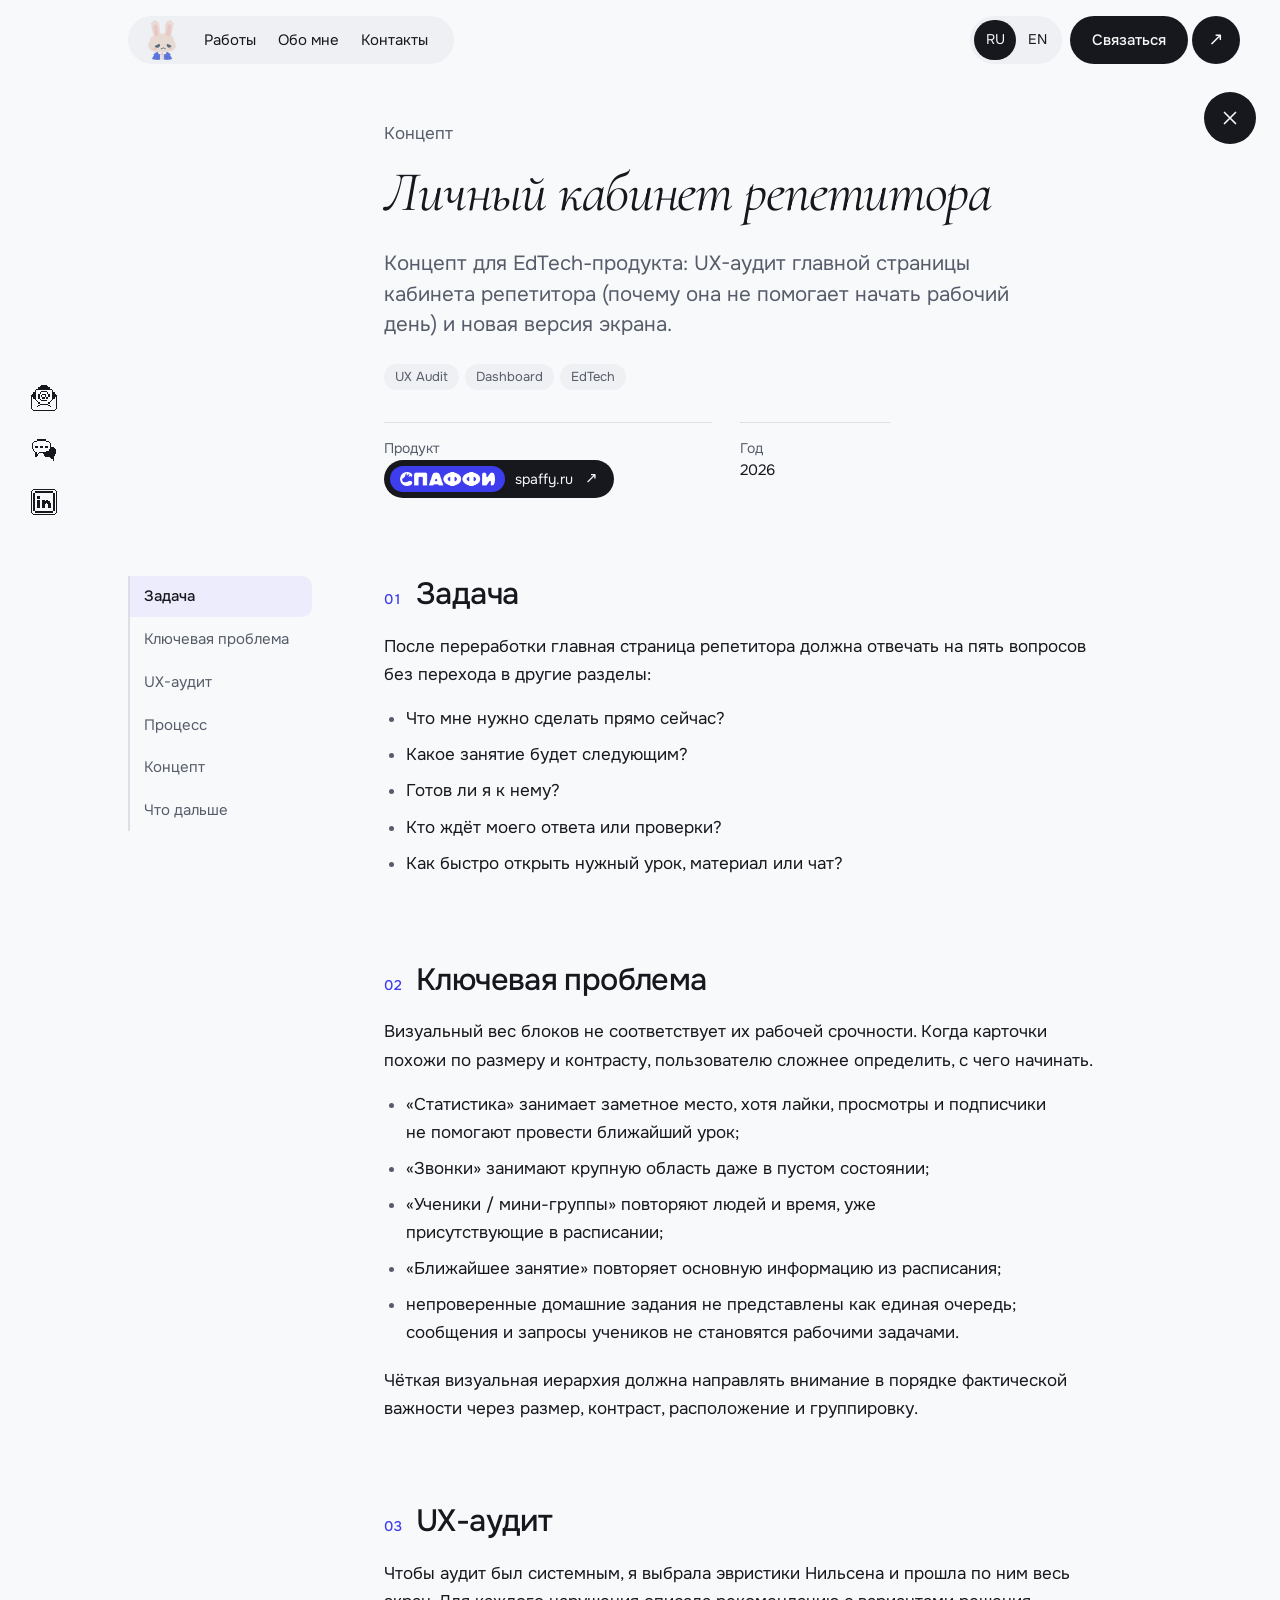
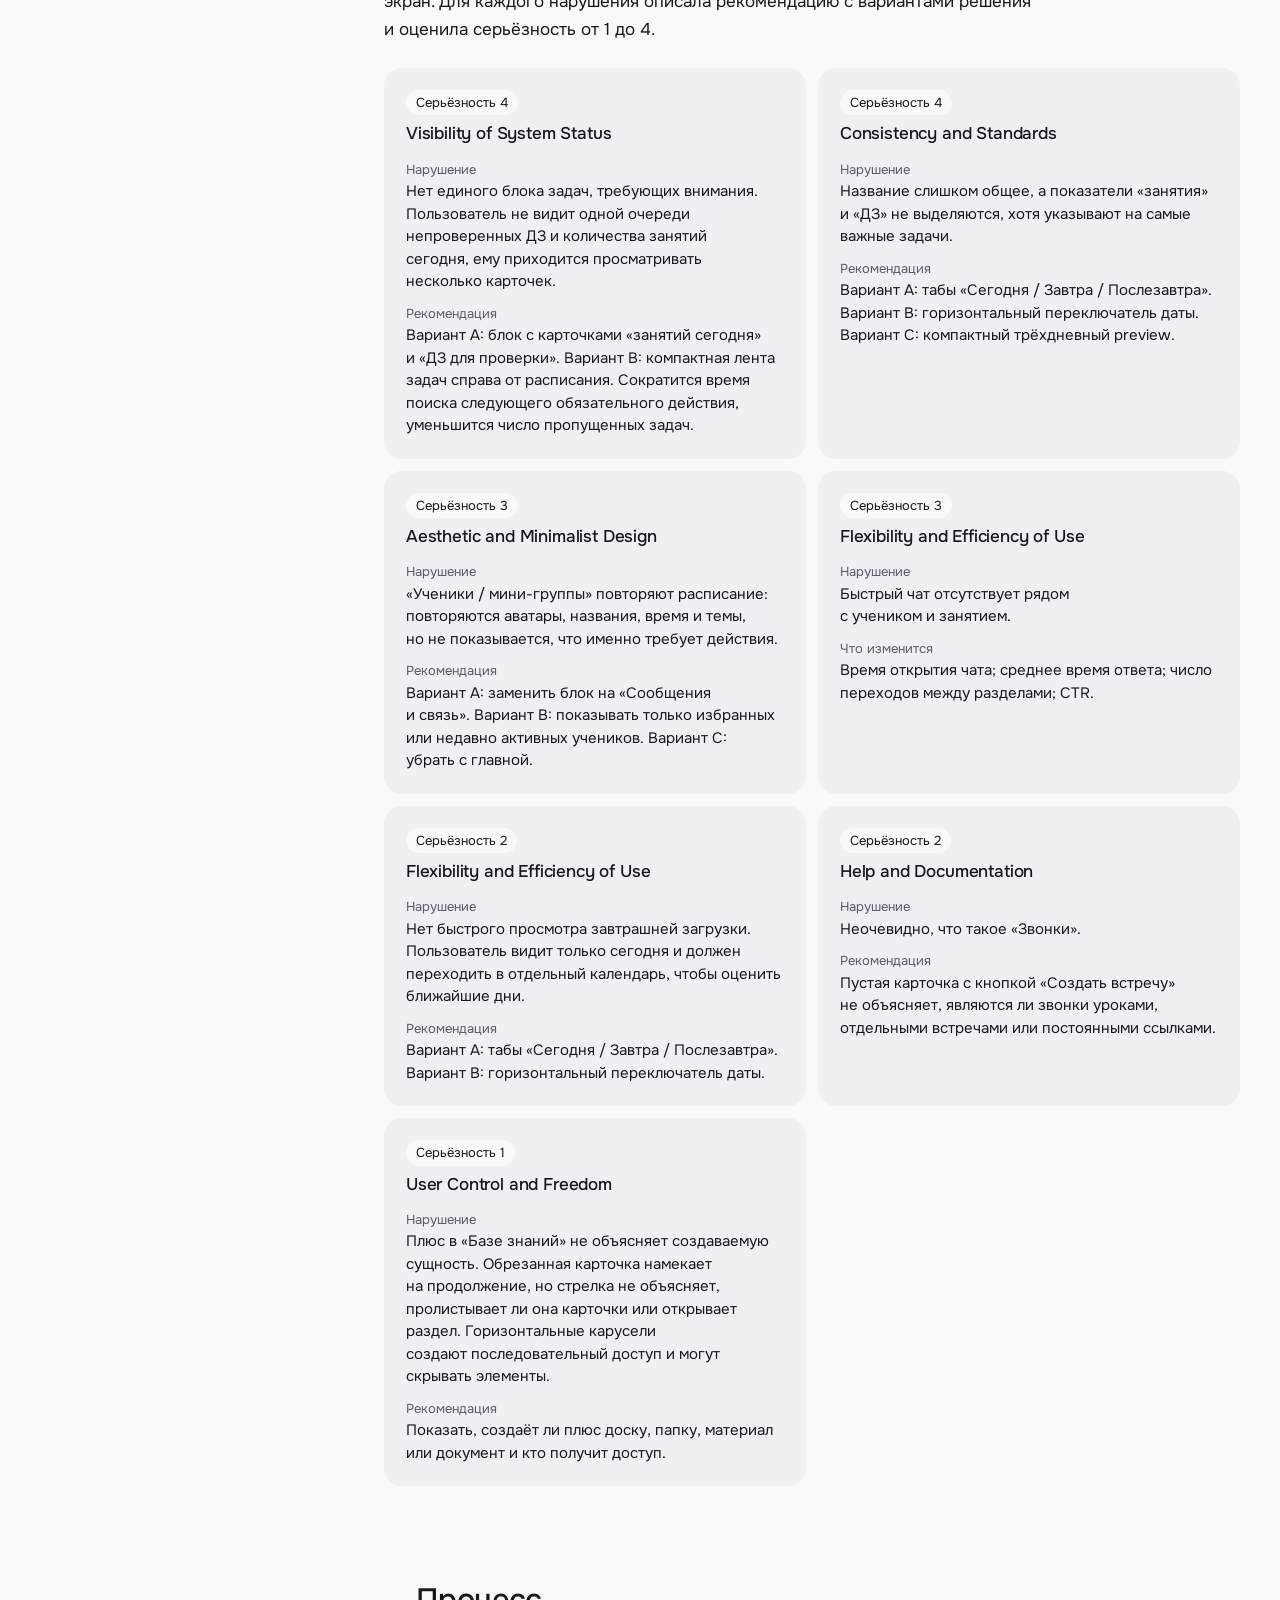
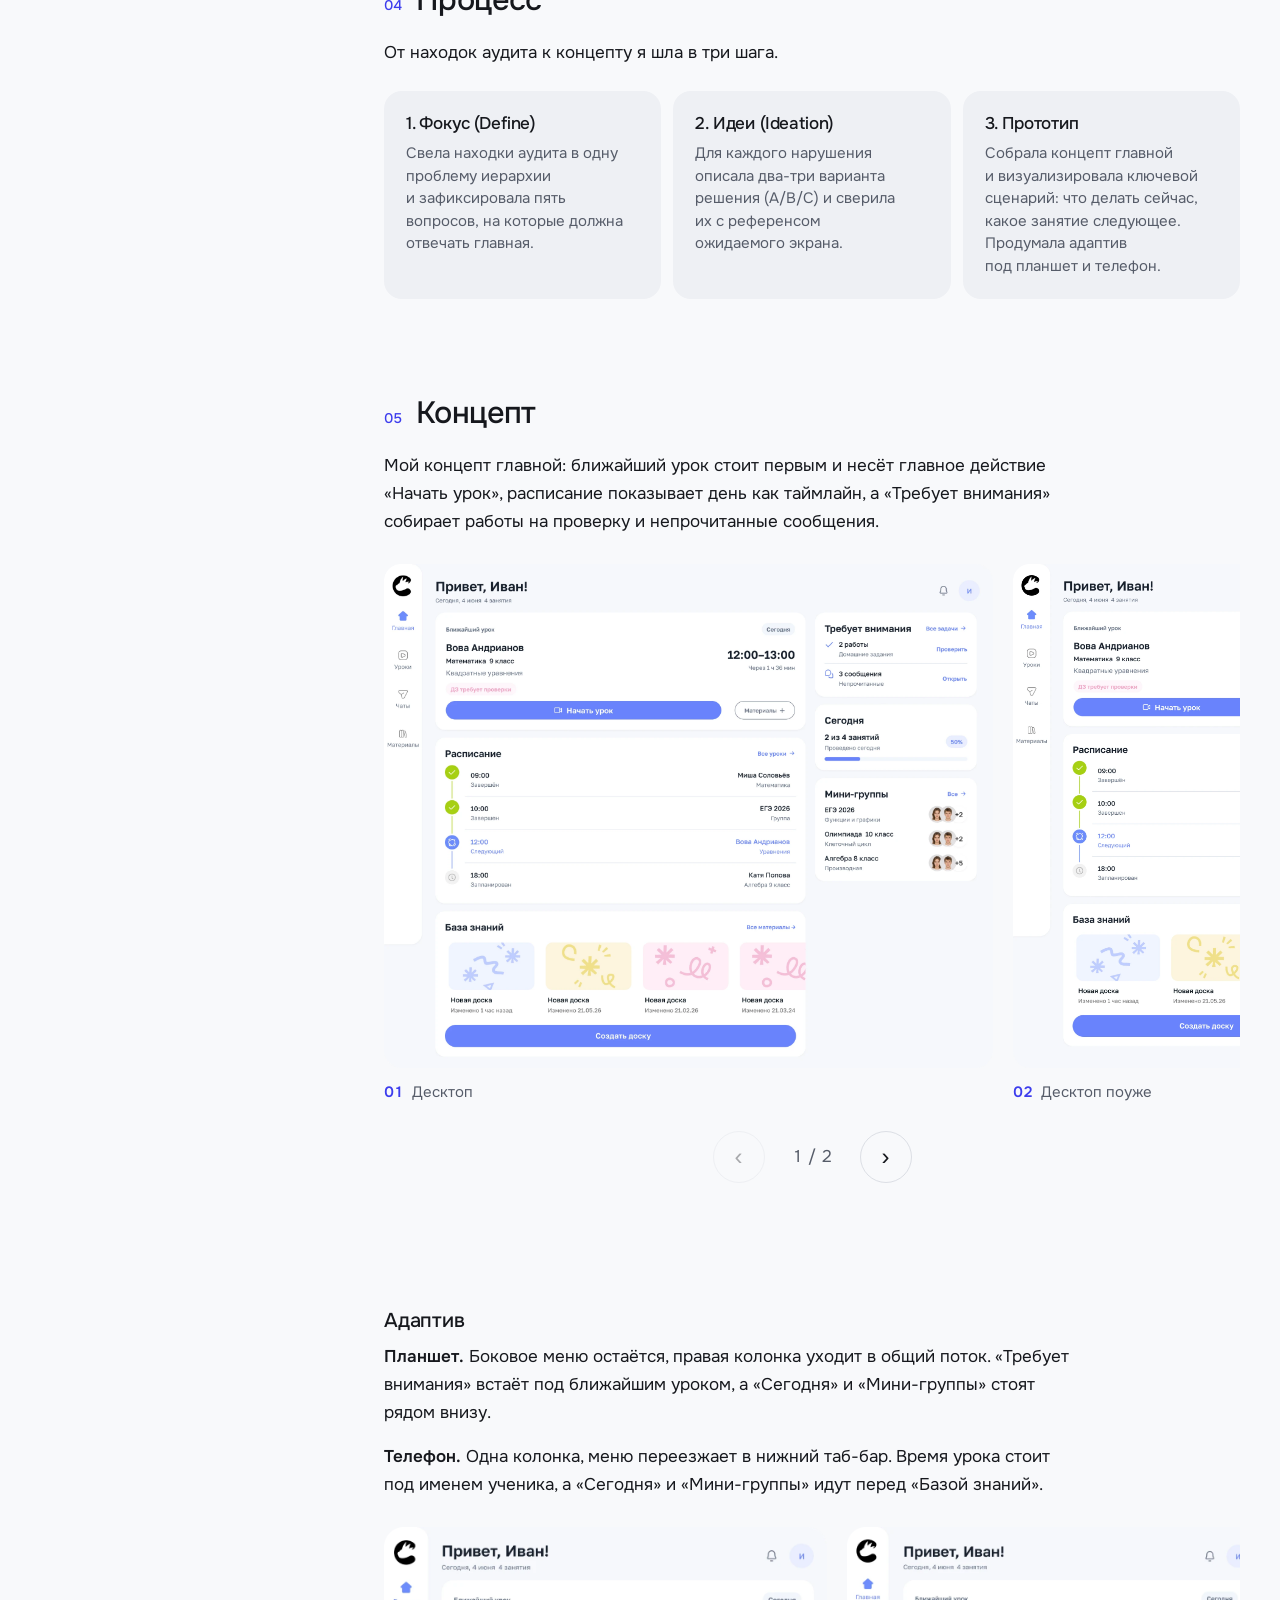
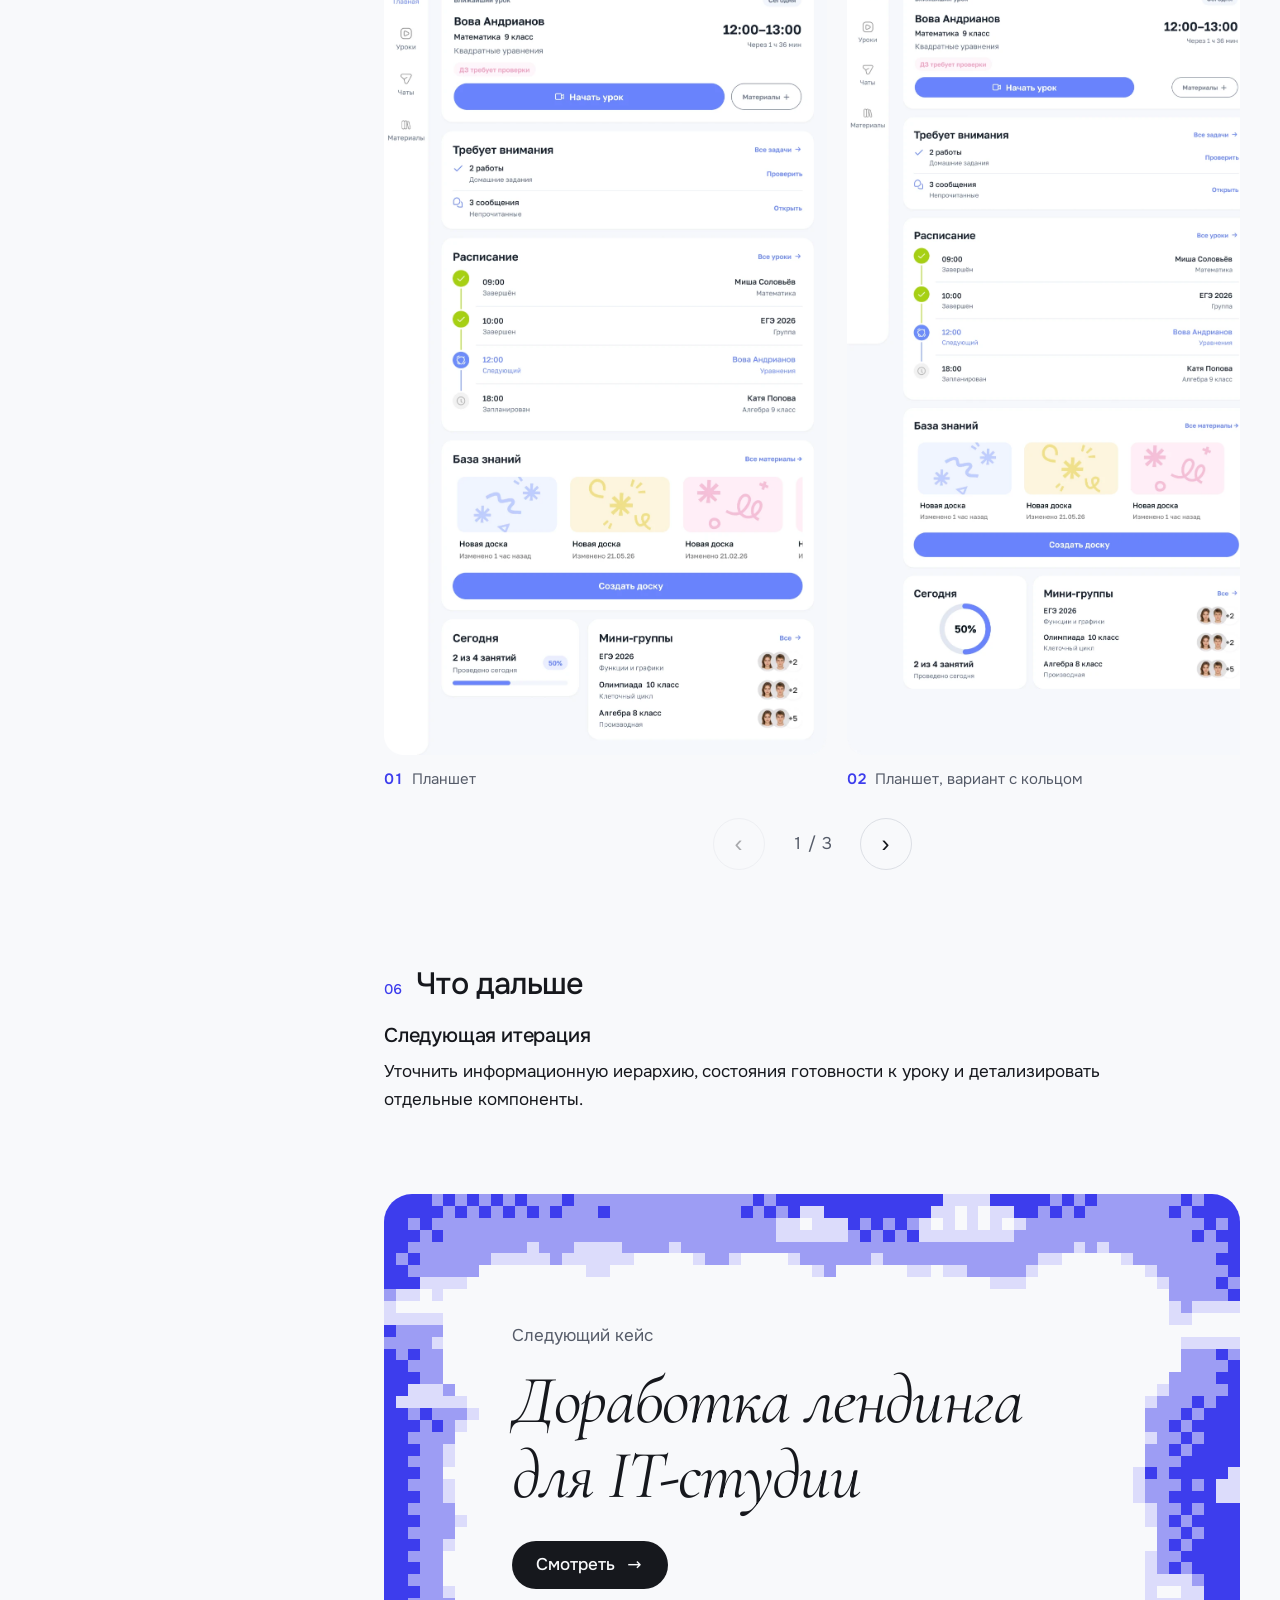
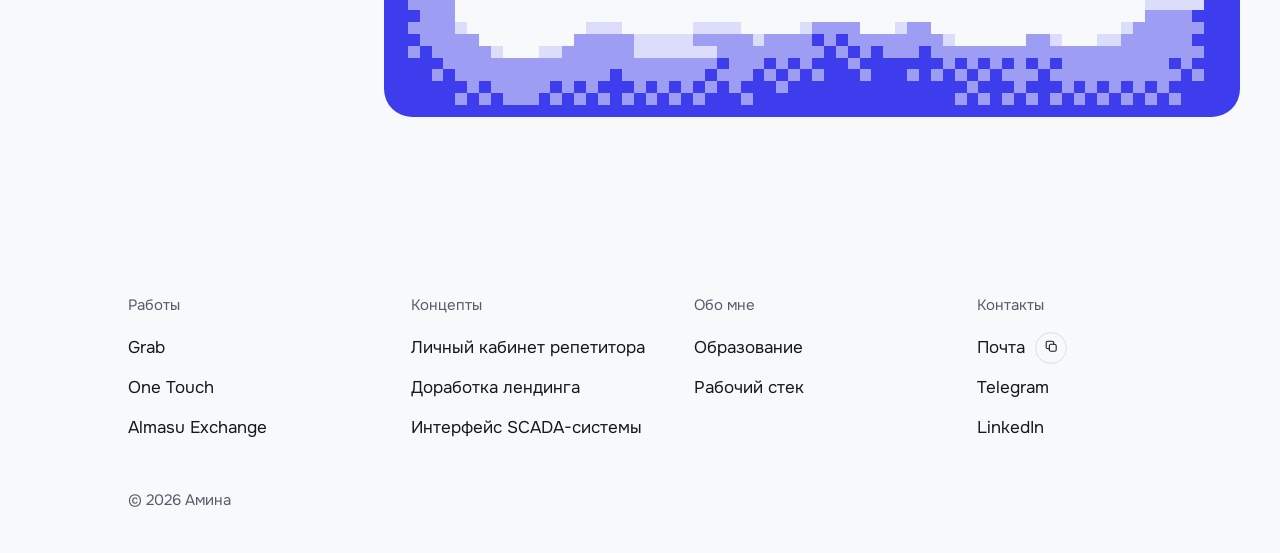
<file: works/concept-tutor.html>
<!doctype html>
<html lang="ru">
<head>
<meta charset="utf-8">
<meta name="viewport" content="width=device-width, initial-scale=1">
<title data-i18n="titles.tutor">Концепт. Личный кабинет репетитора</title>
<meta name="description" content="Концепт для EdTech-продукта: UX-аудит главной страницы кабинета репетитора (почему она не помогает начать рабочий день) и новая версия экрана.">
<meta name="theme-color" content="#f8f9fb">
<link rel="icon" type="image/png" sizes="32x32" href="../assets/icons/favicon-32.png">
<link rel="apple-touch-icon" href="../assets/icons/apple-touch-icon.png">
<link rel="preload" href="../assets/fonts/cormorant-cyrillic-wght-italic.woff2" as="font" type="font/woff2" crossorigin>
<link rel="preload" href="../assets/fonts/onest-cyrillic-wght-normal.woff2" as="font" type="font/woff2" crossorigin>
<link rel="stylesheet" href="../css/main.css">
<script type="module" src="../js/main.js"></script>
</head>
<body id="top" class="is-case">
<a class="skip-link" href="#main" data-i18n="ui.skip">Перейти к содержанию</a>
<aside class="quick-links" aria-label="Быстрые ссылки" data-i18n-aria="ui.quickLabel">
  <ul><li><a href="mailto:amzzdd@mail.ru"><svg class="icon-pixel" viewBox="0 0 32 32" shape-rendering="crispEdges" aria-hidden="true"><path d="M30.48 12.19V10.67H28.95V9.14H27.43V6.1H25.91V18.29H27.43V16.76H28.95V15.24H30.48V28.95H32V12.19H30.48Z"/><path d="M30.48 28.95H28.95V30.48H30.48V28.95Z"/><path d="M28.95 30.48H3.05V32H28.95V30.48Z"/><path d="M25.91 18.29H24.38V19.81H25.91V18.29Z"/><path d="M24.38 25.91H22.86V27.43H24.38V25.91Z"/><path d="M24.38 19.81H22.86V21.33H24.38V19.81Z"/><path d="M22.86 24.38H21.33V25.91H22.86V24.38Z"/><path d="M22.86 21.33H21.33V22.86H22.86V21.33Z"/><path d="M22.86 10.67H21.33V15.24H22.86V10.67Z"/><path d="M21.33 9.14H19.81V10.67H21.33V9.14Z"/><path d="M21.33 22.86H10.67V24.38H21.33V22.86Z"/><path d="M21.33 15.24H18.29V16.76H21.33V15.24Z"/><path d="M18.29 10.67H13.72V12.19H16.76V15.24H18.29V10.67Z"/><path d="M16.76 15.24H13.72V16.76H16.76V15.24Z"/><path d="M19.81 7.62H12.19V9.14H19.81V7.62Z"/><path d="M19.81 18.29H12.19V19.81H19.81V18.29Z"/><path d="M13.72 12.19H12.19V15.24H13.72V12.19Z"/><path d="M12.19 16.76H10.67V18.29H12.19V16.76Z"/><path d="M12.19 9.14H10.67V10.67H12.19V9.14Z"/><path d="M10.67 24.38H9.14V25.91H10.67V24.38Z"/><path d="M10.67 21.33H9.14V22.86H10.67V21.33Z"/><path d="M10.67 10.67H9.14V16.76H10.67V10.67Z"/><path d="M9.14 25.91H7.62V27.43H9.14V25.91Z"/><path d="M9.14 19.81H7.62V21.33H9.14V19.81Z"/><path d="M25.91 6.1V4.57H22.86V3.05H21.33V1.52H19.81V0H12.19V1.52H10.67V3.05H9.14V4.57H6.1V6.1H25.91Z"/><path d="M7.62 18.29H6.1V19.81H7.62V18.29Z"/><path d="M3.05 28.95H1.52V30.48H3.05V28.95Z"/><path d="M1.52 15.24H3.05V16.76H4.57V18.29H6.1V6.1H4.57V9.14H3.05V10.67H1.52V12.19H0V28.95H1.52V15.24Z"/></svg><span class="quick-tip" data-i18n="ui.tips.email">Написать на почту</span></a></li><li><a href="https://t.me/yaazzdd" target="_blank" rel="noopener"><svg class="icon-pixel" viewBox="0 0 32 32" shape-rendering="crispEdges" aria-hidden="true"><path d="M22.1 15.24V16.76H19.05V18.29H9.91V19.81H14.48V21.33H16V22.86H17.53V24.38H23.62V25.9H25.15V27.43H26.67V28.95H28.19V22.86H29.72V21.33H31.24V15.24H29.72V13.71H28.19V12.19H25.15V7.62H23.62V15.24H22.1Z"/><path d="M23.62 6.09H22.1V7.62H23.62V6.09Z"/><path d="M20.57 10.67H17.53V13.71H20.57V10.67Z"/><path d="M22.1 4.57H19.05V6.09H22.1V4.57Z"/><path d="M14.48 10.67H11.43V13.71H14.48V10.67Z"/><path d="M9.91 19.81H8.38V21.33H9.91V19.81Z"/><path d="M19.05 3.05H6.86V4.57H19.05V3.05Z"/><path d="M6.86 18.29H5.34V24.38H6.86V22.86H8.38V21.33H6.86V18.29Z"/><path d="M8.38 10.67H5.34V13.71H8.38V10.67Z"/><path d="M6.86 4.57H3.81V6.09H6.86V4.57Z"/><path d="M5.34 16.76H3.81V18.29H5.34V16.76Z"/><path d="M3.81 15.24H2.29V16.76H3.81V15.24Z"/><path d="M3.81 6.09H2.29V7.62H3.81V6.09Z"/><path d="M2.29 7.62H0.76V15.24H2.29V7.62Z"/></svg><span class="quick-tip" data-i18n="ui.tips.telegram">Написать в Telegram</span></a></li><li><a href="https://www.linkedin.com/in/aminauxui" target="_blank" rel="noopener"><svg class="icon-pixel" viewBox="0 0 32 32" shape-rendering="crispEdges" aria-hidden="true"><path d="M32 3.05H30.47V28.95H32V3.05Z"/><path d="M30.47 28.95H28.95V30.48H30.47V28.95Z"/><path d="M30.47 1.52H28.95V3.05H30.47V1.52Z"/><path d="M28.95 4.57H27.42V27.43H28.95V4.57Z"/><path d="M28.95 30.48H3.04V32H28.95V30.48Z"/><path d="M27.42 27.43H4.57V28.95H27.42V27.43Z"/><path d="M22.85 15.24H21.33V13.71H18.28V15.24H16.76V13.71H13.71V22.86H16.76V18.29H18.28V16.76H19.81V18.29H21.33V22.86H24.38V16.76H22.85V15.24Z"/><path d="M10.66 13.71H7.61V22.86H10.66V13.71Z"/><path d="M10.66 9.14H7.61V12.19H10.66V9.14Z"/><path d="M27.42 3.05H4.57V4.57H27.42V3.05Z"/><path d="M28.95 0H3.04V1.52H28.95V0Z"/><path d="M4.57 4.57H3.04V27.43H4.57V4.57Z"/><path d="M3.04 28.95H1.52V30.48H3.04V28.95Z"/><path d="M3.04 1.52H1.52V3.05H3.04V1.52Z"/><path d="M1.52 3.05H0V28.95H1.52V3.05Z"/></svg><span class="quick-tip" data-i18n="ui.tips.linkedin">Открыть LinkedIn</span></a></li></ul>
</aside>
<div class="page">
<header class="site-header">
  <div class="nav-pill">
    <a class="brand" href="../index.html"><img src="../assets/images/bunny-nav.webp" alt="Портфолио" data-i18n-alt="ui.navBrand" width="111" height="160" decoding="async"></a>
    <nav aria-label="Основная навигация" data-i18n-aria="ui.navLabel">
      <ul><li><a href="../index.html#works" data-i18n="ui.nav.works">Работы</a></li><li><a href="../index.html#about" data-i18n="ui.nav.about">Обо мне</a></li><li><a href="#contacts" data-i18n="ui.nav.contacts">Контакты</a></li></ul>
    </nav>
  </div>
  
  <div class="header-actions">
    <div class="lang" role="group" aria-label="Язык сайта" data-i18n-aria="ui.langLabel">
      <button type="button" data-lang="ru" aria-pressed="true">RU</button>
      <button type="button" data-lang="en" aria-pressed="false">EN</button>
    </div>
    <a class="header-cta" href="https://t.me/yaazzdd" target="_blank" rel="noopener"><span class="header-cta-label" data-i18n="ui.cta">Связаться</span><span class="header-cta-arrow"><span class="arrow-roll arrow-roll--ne" data-arrow="↗" aria-hidden="true"></span></span></a>
  </div>
</header>
<p class="lang-notice" data-i18n="ui.translationPending" lang="en" hidden>English version: translation pending</p>
<main id="main" tabindex="-1">
<a class="case-close" href="../index.html#works" data-transition aria-label="Закрыть и вернуться к работам" data-i18n-aria="ui.closeCase"><svg viewBox="0 0 24 24" aria-hidden="true"><path d="M6 6l12 12M18 6 6 18"/></svg></a>
<article class="case">
  <header class="case-header">
    <p class="eyebrow" data-i18n="cases.tutor.eyebrow">Концепт</p>
    <h1 data-i18n="cases.tutor.title">Личный кабинет репетитора</h1>
    <p class="case-lead" data-i18n="cases.tutor.lead">Концепт для EdTech-продукта: UX-аудит главной страницы кабинета репетитора (почему она не помогает начать рабочий день) и новая версия экрана.</p>
    <ul class="tags" aria-label="Теги" data-i18n-aria="ui.tagsLabel"><li data-i18n="cases.tutor.tags.0">UX Audit</li><li data-i18n="cases.tutor.tags.1">Dashboard</li><li data-i18n="cases.tutor.tags.2">EdTech</li></ul>
    <dl class="meta" aria-label="Детали проекта" data-i18n-aria="ui.metaLabel"><div class="meta-product meta-wide"><dt data-i18n="cases.tutor.meta.0.label">Продукт</dt><dd><a class="meta-link" href="https://spaffy.ru/" target="_blank" rel="noopener"><img src="../assets/images/concepts/tutor/spaffy-logo.webp" alt="" width="640" height="94" decoding="async"><span data-i18n="cases.tutor.meta.0.value">spaffy.ru</span> <span class="arrow-roll arrow-roll--ne" data-arrow="↗" aria-hidden="true"></span></a></dd></div><div><dt data-i18n="cases.tutor.meta.1.label">Год</dt><dd data-i18n="cases.tutor.meta.1.value">2026</dd></div></dl>
    
  </header>
  <div class="case-layout">
    <nav class="case-nav" aria-label="Разделы кейса" data-i18n-aria="ui.caseNavLabel">
      <ul><li><a href="#task" data-i18n="cases.tutor.sections.0.title">Задача</a></li><li><a href="#problem" data-i18n="cases.tutor.sections.1.title">Ключевая проблема</a></li><li><a href="#audit" data-i18n="cases.tutor.sections.2.title">UX-аудит</a></li><li><a href="#process" data-i18n="cases.tutor.sections.3.title">Процесс</a></li><li><a href="#concept" data-i18n="cases.tutor.sections.4.title">Концепт</a></li><li><a href="#next-steps" data-i18n="cases.tutor.sections.5.title">Что дальше</a></li></ul>
    </nav>
    <div class="case-body">
      <section id="task" class="case-section">
        <h2><span class="section-num">01</span> <span data-i18n="cases.tutor.sections.0.title">Задача</span></h2>
        <p data-i18n="cases.tutor.sections.0.blocks.0.text">После переработки главная страница репетитора должна отвечать на пять вопросов без перехода в другие разделы:</p>
<ul><li data-i18n="cases.tutor.sections.0.blocks.1.items.0">Что мне нужно сделать прямо сейчас?</li><li data-i18n="cases.tutor.sections.0.blocks.1.items.1">Какое занятие будет следующим?</li><li data-i18n="cases.tutor.sections.0.blocks.1.items.2">Готов ли я к нему?</li><li data-i18n="cases.tutor.sections.0.blocks.1.items.3">Кто ждёт моего ответа или проверки?</li><li data-i18n="cases.tutor.sections.0.blocks.1.items.4">Как быстро открыть нужный урок, материал или чат?</li></ul>
      </section>
<section id="problem" class="case-section">
        <h2><span class="section-num">02</span> <span data-i18n="cases.tutor.sections.1.title">Ключевая проблема</span></h2>
        <p data-i18n="cases.tutor.sections.1.blocks.0.text">Визуальный вес блоков не соответствует их рабочей срочности. Когда карточки похожи по размеру и контрасту, пользователю сложнее определить, с чего начинать.</p>
<ul><li data-i18n="cases.tutor.sections.1.blocks.1.items.0">«Статистика» занимает заметное место, хотя лайки, просмотры и подписчики не помогают провести ближайший урок;</li><li data-i18n="cases.tutor.sections.1.blocks.1.items.1">«Звонки» занимают крупную область даже в пустом состоянии;</li><li data-i18n="cases.tutor.sections.1.blocks.1.items.2">«Ученики / мини-группы» повторяют людей и время, уже присутствующие в расписании;</li><li data-i18n="cases.tutor.sections.1.blocks.1.items.3">«Ближайшее занятие» повторяет основную информацию из расписания;</li><li data-i18n="cases.tutor.sections.1.blocks.1.items.4">непроверенные домашние задания не представлены как единая очередь; сообщения и запросы учеников не становятся рабочими задачами.</li></ul>
<p data-i18n="cases.tutor.sections.1.blocks.2.text">Чёткая визуальная иерархия должна направлять внимание в порядке фактической важности через размер, контраст, расположение и группировку.</p>
      </section>
<section id="audit" class="case-section">
        <h2><span class="section-num">03</span> <span data-i18n="cases.tutor.sections.2.title">UX-аудит</span></h2>
        <p data-i18n="cases.tutor.sections.2.blocks.0.text">Чтобы аудит был системным, я выбрала эвристики Нильсена и прошла по ним весь экран. Для каждого нарушения описала рекомендацию с вариантами решения и оценила серьёзность от 1 до 4.</p>
<ul class="cards"><li class="card"><span class="card-badge" data-i18n="cases.tutor.sections.2.blocks.1.items.0.badge">Серьёзность 4</span><h3 data-i18n="cases.tutor.sections.2.blocks.1.items.0.title">Visibility of System Status</h3><dl class="card-rows"><div><dt data-i18n="cases.tutor.sections.2.blocks.1.items.0.rows.0.0">Нарушение</dt><dd data-i18n="cases.tutor.sections.2.blocks.1.items.0.rows.0.1">Нет единого блока задач, требующих внимания. Пользователь не видит одной очереди непроверенных ДЗ и количества занятий сегодня, ему приходится просматривать несколько карточек.</dd></div><div><dt data-i18n="cases.tutor.sections.2.blocks.1.items.0.rows.1.0">Рекомендация</dt><dd data-i18n="cases.tutor.sections.2.blocks.1.items.0.rows.1.1">Вариант A: блок с карточками «занятий сегодня» и «ДЗ для проверки». Вариант B: компактная лента задач справа от расписания. Сократится время поиска следующего обязательного действия, уменьшится число пропущенных задач.</dd></div></dl></li><li class="card"><span class="card-badge" data-i18n="cases.tutor.sections.2.blocks.1.items.1.badge">Серьёзность 4</span><h3 data-i18n="cases.tutor.sections.2.blocks.1.items.1.title">Consistency and Standards</h3><dl class="card-rows"><div><dt data-i18n="cases.tutor.sections.2.blocks.1.items.1.rows.0.0">Нарушение</dt><dd data-i18n="cases.tutor.sections.2.blocks.1.items.1.rows.0.1">Название слишком общее, а показатели «занятия» и «ДЗ» не выделяются, хотя указывают на самые важные задачи.</dd></div><div><dt data-i18n="cases.tutor.sections.2.blocks.1.items.1.rows.1.0">Рекомендация</dt><dd data-i18n="cases.tutor.sections.2.blocks.1.items.1.rows.1.1">Вариант A: табы «Сегодня / Завтра / Послезавтра». Вариант B: горизонтальный переключатель даты. Вариант C: компактный трёхдневный preview.</dd></div></dl></li><li class="card"><span class="card-badge" data-i18n="cases.tutor.sections.2.blocks.1.items.2.badge">Серьёзность 3</span><h3 data-i18n="cases.tutor.sections.2.blocks.1.items.2.title">Aesthetic and Minimalist Design</h3><dl class="card-rows"><div><dt data-i18n="cases.tutor.sections.2.blocks.1.items.2.rows.0.0">Нарушение</dt><dd data-i18n="cases.tutor.sections.2.blocks.1.items.2.rows.0.1">«Ученики / мини-группы» повторяют расписание: повторяются аватары, названия, время и темы, но не показывается, что именно требует действия.</dd></div><div><dt data-i18n="cases.tutor.sections.2.blocks.1.items.2.rows.1.0">Рекомендация</dt><dd data-i18n="cases.tutor.sections.2.blocks.1.items.2.rows.1.1">Вариант A: заменить блок на «Сообщения и связь». Вариант B: показывать только избранных или недавно активных учеников. Вариант C: убрать с главной.</dd></div></dl></li><li class="card"><span class="card-badge" data-i18n="cases.tutor.sections.2.blocks.1.items.3.badge">Серьёзность 3</span><h3 data-i18n="cases.tutor.sections.2.blocks.1.items.3.title">Flexibility and Efficiency of Use</h3><dl class="card-rows"><div><dt data-i18n="cases.tutor.sections.2.blocks.1.items.3.rows.0.0">Нарушение</dt><dd data-i18n="cases.tutor.sections.2.blocks.1.items.3.rows.0.1">Быстрый чат отсутствует рядом с учеником и занятием.</dd></div><div><dt data-i18n="cases.tutor.sections.2.blocks.1.items.3.rows.1.0">Что изменится</dt><dd data-i18n="cases.tutor.sections.2.blocks.1.items.3.rows.1.1">Время открытия чата; среднее время ответа; число переходов между разделами; CTR.</dd></div></dl></li><li class="card"><span class="card-badge" data-i18n="cases.tutor.sections.2.blocks.1.items.4.badge">Серьёзность 2</span><h3 data-i18n="cases.tutor.sections.2.blocks.1.items.4.title">Flexibility and Efficiency of Use</h3><dl class="card-rows"><div><dt data-i18n="cases.tutor.sections.2.blocks.1.items.4.rows.0.0">Нарушение</dt><dd data-i18n="cases.tutor.sections.2.blocks.1.items.4.rows.0.1">Нет быстрого просмотра завтрашней загрузки. Пользователь видит только сегодня и должен переходить в отдельный календарь, чтобы оценить ближайшие дни.</dd></div><div><dt data-i18n="cases.tutor.sections.2.blocks.1.items.4.rows.1.0">Рекомендация</dt><dd data-i18n="cases.tutor.sections.2.blocks.1.items.4.rows.1.1">Вариант A: табы «Сегодня / Завтра / Послезавтра». Вариант B: горизонтальный переключатель даты.</dd></div></dl></li><li class="card"><span class="card-badge" data-i18n="cases.tutor.sections.2.blocks.1.items.5.badge">Серьёзность 2</span><h3 data-i18n="cases.tutor.sections.2.blocks.1.items.5.title">Help and Documentation</h3><dl class="card-rows"><div><dt data-i18n="cases.tutor.sections.2.blocks.1.items.5.rows.0.0">Нарушение</dt><dd data-i18n="cases.tutor.sections.2.blocks.1.items.5.rows.0.1">Неочевидно, что такое «Звонки».</dd></div><div><dt data-i18n="cases.tutor.sections.2.blocks.1.items.5.rows.1.0">Рекомендация</dt><dd data-i18n="cases.tutor.sections.2.blocks.1.items.5.rows.1.1">Пустая карточка с кнопкой «Создать встречу» не объясняет, являются ли звонки уроками, отдельными встречами или постоянными ссылками.</dd></div></dl></li><li class="card"><span class="card-badge" data-i18n="cases.tutor.sections.2.blocks.1.items.6.badge">Серьёзность 1</span><h3 data-i18n="cases.tutor.sections.2.blocks.1.items.6.title">User Control and Freedom</h3><dl class="card-rows"><div><dt data-i18n="cases.tutor.sections.2.blocks.1.items.6.rows.0.0">Нарушение</dt><dd data-i18n="cases.tutor.sections.2.blocks.1.items.6.rows.0.1">Плюс в «Базе знаний» не объясняет создаваемую сущность. Обрезанная карточка намекает на продолжение, но стрелка не объясняет, пролистывает ли она карточки или открывает раздел. Горизонтальные карусели создают последовательный доступ и могут скрывать элементы.</dd></div><div><dt data-i18n="cases.tutor.sections.2.blocks.1.items.6.rows.1.0">Рекомендация</dt><dd data-i18n="cases.tutor.sections.2.blocks.1.items.6.rows.1.1">Показать, создаёт ли плюс доску, папку, материал или документ и кто получит доступ.</dd></div></dl></li></ul>
      </section>
<section id="process" class="case-section">
        <h2><span class="section-num">04</span> <span data-i18n="cases.tutor.sections.3.title">Процесс</span></h2>
        <p data-i18n="cases.tutor.sections.3.blocks.0.text">От находок аудита к концепту я шла в три шага.</p>
<ul class="cards"><li class="card"><h3 data-i18n="cases.tutor.sections.3.blocks.1.items.0.title">1. Фокус (Define)</h3><p data-i18n="cases.tutor.sections.3.blocks.1.items.0.text">Свела находки аудита в одну проблему иерархии и зафиксировала пять вопросов, на которые должна отвечать главная.</p></li><li class="card"><h3 data-i18n="cases.tutor.sections.3.blocks.1.items.1.title">2. Идеи (Ideation)</h3><p data-i18n="cases.tutor.sections.3.blocks.1.items.1.text">Для каждого нарушения описала два-три варианта решения (A/B/C) и сверила их с референсом ожидаемого экрана.</p></li><li class="card"><h3 data-i18n="cases.tutor.sections.3.blocks.1.items.2.title">3. Прототип</h3><p data-i18n="cases.tutor.sections.3.blocks.1.items.2.text">Собрала концепт главной и визуализировала ключевой сценарий: что делать сейчас, какое занятие следующее. Продумала адаптив под планшет и телефон.</p></li></ul>
      </section>
<section id="concept" class="case-section">
        <h2><span class="section-num">05</span> <span data-i18n="cases.tutor.sections.4.title">Концепт</span></h2>
        <p data-i18n="cases.tutor.sections.4.blocks.0.text">Мой концепт главной: ближайший урок стоит первым и несёт главное действие «Начать урок», расписание показывает день как таймлайн, а «Требует внимания» собирает работы на проверку и непрочитанные сообщения.</p>
<div class="carousel media-panel" data-carousel>
  <div class="carousel-track" tabindex="0" role="region" aria-label="Экраны" data-i18n-aria="ui.screensLabel"><figure class="slide slide--wide"><button type="button" class="slide-zoom" data-zoom aria-label="Открыть крупно" data-i18n-aria="ui.zoom"><img src="../assets/images/concepts/tutor/v2-desktop-wide.webp" alt="Главная на широком десктопе: ближайший урок, расписание и база знаний слева, «Требует внимания», «Сегодня» и мини-группы справа" data-i18n-alt="cases.tutor.sections.4.blocks.1.items.0.alt" width="2000" height="1656" decoding="async" loading="lazy"><span class="slide-zoom-icon"><svg viewBox="0 0 24 24" aria-hidden="true"><circle cx="11" cy="11" r="6.5"/><path d="m16 16 4.5 4.5M11 8v6M8 11h6"/></svg></span></button><figcaption><span class="slide-num">01</span> <span data-i18n="cases.tutor.sections.4.blocks.1.items.0.caption">Десктоп</span></figcaption></figure><figure class="slide slide--wide"><button type="button" class="slide-zoom" data-zoom aria-label="Открыть крупно" data-i18n-aria="ui.zoom"><img src="../assets/images/concepts/tutor/v2-desktop.webp" alt="Главная на десктопе поуже: та же раскладка в две колонки" data-i18n-alt="cases.tutor.sections.4.blocks.1.items.1.alt" width="2000" height="1969" decoding="async" loading="lazy"><span class="slide-zoom-icon"><svg viewBox="0 0 24 24" aria-hidden="true"><circle cx="11" cy="11" r="6.5"/><path d="m16 16 4.5 4.5M11 8v6M8 11h6"/></svg></span></button><figcaption><span class="slide-num">02</span> <span data-i18n="cases.tutor.sections.4.blocks.1.items.1.caption">Десктоп поуже</span></figcaption></figure></div>
  <div class="carousel-controls">
    <button type="button" class="carousel-btn" data-dir="-1" aria-label="Предыдущий экран" data-i18n-aria="ui.prev"><span aria-hidden="true">‹</span></button>
    <span class="carousel-counter" aria-live="polite">1 / 2</span>
    <button type="button" class="carousel-btn" data-dir="1" aria-label="Следующий экран" data-i18n-aria="ui.next"><span aria-hidden="true">›</span></button>
  </div>
</div>
<p data-i18n="cases.tutor.sections.4.blocks.2.text">Справа «Сегодня» с прогрессом дня и мини-группы. Внизу «База знаний» с досками и кнопка «Создать доску».</p>
<h3 data-i18n="cases.tutor.sections.4.blocks.3.text">Адаптив</h3>
<p data-i18n="cases.tutor.sections.4.blocks.4.text"><strong>Планшет.</strong> Боковое меню остаётся, правая колонка уходит в общий поток. «Требует внимания» встаёт под ближайшим уроком, а «Сегодня» и «Мини-группы» стоят рядом внизу.</p>
<p data-i18n="cases.tutor.sections.4.blocks.5.text"><strong>Телефон.</strong> Одна колонка, меню переезжает в нижний таб-бар. Время урока стоит под именем ученика, а «Сегодня» и «Мини-группы» идут перед «Базой знаний».</p>
<div class="carousel media-panel carousel--tall" data-carousel>
  <div class="carousel-track" tabindex="0" role="region" aria-label="Экраны" data-i18n-aria="ui.screensLabel"><figure class="slide"><button type="button" class="slide-zoom" data-zoom aria-label="Открыть крупно" data-i18n-aria="ui.zoom"><img src="../assets/images/concepts/tutor/v2-tablet.webp" alt="Главная на планшете: одна колонка с боковым меню, «Сегодня» и мини-группы рядом внизу" data-i18n-alt="cases.tutor.sections.4.blocks.6.items.0.alt" width="1071" height="2000" decoding="async" loading="lazy"><span class="slide-zoom-icon"><svg viewBox="0 0 24 24" aria-hidden="true"><circle cx="11" cy="11" r="6.5"/><path d="m16 16 4.5 4.5M11 8v6M8 11h6"/></svg></span></button><figcaption><span class="slide-num">01</span> <span data-i18n="cases.tutor.sections.4.blocks.6.items.0.caption">Планшет</span></figcaption></figure><figure class="slide"><button type="button" class="slide-zoom" data-zoom aria-label="Открыть крупно" data-i18n-aria="ui.zoom"><img src="../assets/images/concepts/tutor/v2-tablet-ring.webp" alt="Вариант для планшета: «Сегодня» с круговым прогрессом рядом с мини-группами" data-i18n-alt="cases.tutor.sections.4.blocks.6.items.1.alt" width="1007" height="2000" decoding="async" loading="lazy"><span class="slide-zoom-icon"><svg viewBox="0 0 24 24" aria-hidden="true"><circle cx="11" cy="11" r="6.5"/><path d="m16 16 4.5 4.5M11 8v6M8 11h6"/></svg></span></button><figcaption><span class="slide-num">02</span> <span data-i18n="cases.tutor.sections.4.blocks.6.items.1.caption">Планшет, вариант с кольцом</span></figcaption></figure><figure class="slide"><button type="button" class="slide-zoom" data-zoom aria-label="Открыть крупно" data-i18n-aria="ui.zoom"><img src="../assets/images/concepts/tutor/v2-mobile.webp" alt="Главная на телефоне: одна колонка и нижний таб-бар" data-i18n-alt="cases.tutor.sections.4.blocks.6.items.2.alt" width="466" height="2000" decoding="async" loading="lazy"><span class="slide-zoom-icon"><svg viewBox="0 0 24 24" aria-hidden="true"><circle cx="11" cy="11" r="6.5"/><path d="m16 16 4.5 4.5M11 8v6M8 11h6"/></svg></span></button><figcaption><span class="slide-num">03</span> <span data-i18n="cases.tutor.sections.4.blocks.6.items.2.caption">Телефон</span></figcaption></figure></div>
  <div class="carousel-controls">
    <button type="button" class="carousel-btn" data-dir="-1" aria-label="Предыдущий экран" data-i18n-aria="ui.prev"><span aria-hidden="true">‹</span></button>
    <span class="carousel-counter" aria-live="polite">1 / 3</span>
    <button type="button" class="carousel-btn" data-dir="1" aria-label="Следующий экран" data-i18n-aria="ui.next"><span aria-hidden="true">›</span></button>
  </div>
</div>
      </section>
<section id="next-steps" class="case-section">
        <h2><span class="section-num">06</span> <span data-i18n="cases.tutor.sections.5.title">Что дальше</span></h2>
        <h3 data-i18n="cases.tutor.sections.5.blocks.0.text">Следующая итерация</h3>
<p data-i18n="cases.tutor.sections.5.blocks.1.text">Уточнить информационную иерархию, состояния готовности к уроку и детализировать отдельные компоненты.</p>
      </section>
    </div>
  </div>
  <nav class="next-case" aria-label="Следующий кейс" data-i18n-aria="ui.nextCase" data-cloud-frame>
    <p class="eyebrow" data-i18n="cases.tutor.next.label">Следующий кейс</p>
    <p class="next-title" data-i18n="cases.tutor.next.title">Доработка лендинга для IT-студии</p>
    <a class="button" href="../works/concept-landing.html" data-transition><span data-i18n="cases.tutor.next.cta">Смотреть</span> <span class="arrow-roll arrow-roll--e" data-arrow="→" aria-hidden="true"></span></a>
  </nav>
</article>
<dialog class="lightbox" aria-label="Открыть крупно" data-i18n-aria="ui.zoom">
  <div class="lightbox-stage"></div>
  <p class="lightbox-caption"></p>
  <button type="button" class="lightbox-close" aria-label="Закрыть" data-i18n-aria="ui.close"><svg viewBox="0 0 24 24" aria-hidden="true"><path d="M6 6l12 12M18 6 6 18"/></svg></button>
  <div class="lightbox-bar">
    <button type="button" class="lightbox-zoom" data-step="-1" aria-label="Уменьшить" data-i18n-aria="ui.zoomOut"><svg viewBox="0 0 24 24" aria-hidden="true"><path d="M6 12h12"/></svg></button>
    <input type="range" class="lightbox-range" min="100" max="300" step="5" value="100" aria-label="Масштаб" data-i18n-aria="ui.zoomLevel">
    <button type="button" class="lightbox-zoom" data-step="1" aria-label="Увеличить" data-i18n-aria="ui.zoomIn"><svg viewBox="0 0 24 24" aria-hidden="true"><path d="M6 12h12M12 6v12"/></svg></button>
    <output class="lightbox-value">100%</output>
  </div>
</dialog>
</main>
<footer class="site-footer">
  <nav class="footer-columns" aria-label="Навигация в футере" data-i18n-aria="ui.footerLabel">
    <div>
      <h2 data-i18n="ui.footer.works">Работы</h2>
      <ul><li><a href="../cases/grab.html" data-i18n="ui.footer.grab">Grab</a></li><li><a href="../cases/onetouch.html" data-i18n="ui.footer.onetouch">One Touch</a></li><li><a href="../works/almasu.html" data-i18n="ui.footer.almasu">Almasu Exchange</a></li></ul>
    </div>
    <div>
      <h2 data-i18n="ui.footer.concepts">Концепты</h2>
      <ul><li><a href="../works/concept-tutor.html" data-i18n="ui.footer.tutor">Личный кабинет репетитора</a></li><li><a href="../works/concept-landing.html" data-i18n="ui.footer.landing">Доработка лендинга</a></li><li><a href="../works/concept-scada.html" data-i18n="ui.footer.scada">Интерфейс SCADA-системы</a></li></ul>
    </div>
    <div>
      <h2 data-i18n="ui.footer.about">Обо мне</h2>
      <ul><li><a href="../index.html#education" data-i18n="ui.footer.education">Образование</a></li><li><a href="../index.html#stack" data-i18n="ui.footer.stack">Рабочий стек</a></li></ul>
    </div>
    <div id="contacts">
      <h2 data-i18n="ui.footer.contacts">Контакты</h2>
      <ul><li><a href="mailto:amzzdd@mail.ru" data-i18n="ui.links.email">Почта</a><button type="button" class="copy-btn" data-copy="amzzdd@mail.ru" aria-label="Скопировать" data-i18n-aria="ui.copy" data-copied="Скопировано"><span class="copy-icon"><svg viewBox="0 0 24 24" aria-hidden="true"><rect x="8.5" y="8.5" width="11" height="11" rx="2.5"/><path d="M15.5 8.5V6a2.5 2.5 0 0 0-2.5-2.5H6A2.5 2.5 0 0 0 3.5 6v7A2.5 2.5 0 0 0 6 15.5h2.5"/></svg></span><span class="copy-done"><svg viewBox="0 0 24 24" aria-hidden="true"><path d="m5 12.5 4.5 4.5L19 7.5"/></svg></span></button></li><li><a href="https://t.me/yaazzdd" target="_blank" rel="noopener" data-i18n="ui.links.telegram">Telegram</a></li><li><a href="https://www.linkedin.com/in/aminauxui" target="_blank" rel="noopener" data-i18n="ui.links.linkedin">LinkedIn</a></li></ul>
    </div>
  </nav>
  <p class="copyright" data-i18n="ui.copyright">© 2026 Амина</p>
</footer>
</div>
<a class="to-top" href="#top" aria-label="Наверх" data-i18n-aria="ui.toTop"><span class="arrow-roll arrow-roll--up" data-arrow="↑" aria-hidden="true"></span></a>
</body>
</html>
</file>
<file: css/main.css>
/* Corner rule: images and panels use --radius-lg or --radius-md, every interactive control is a full pill. */
@font-face {
  font-family: "Cormorant";
  src: url("../assets/fonts/cormorant-cyrillic-wght-normal.woff2") format("woff2");
  font-weight: 300 700;
  font-style: normal;
  font-display: swap;
  unicode-range: U+0301, U+0400-045F, U+0490-0491, U+04B0-04B1, U+2116;
}

@font-face {
  font-family: "Cormorant";
  src: url("../assets/fonts/cormorant-latin-wght-normal.woff2") format("woff2");
  font-weight: 300 700;
  font-style: normal;
  font-display: swap;
  unicode-range: U+0000-00FF, U+0131, U+0152-0153, U+02BB-02BC, U+02C6, U+02DA, U+02DC, U+0304, U+0308, U+0329, U+2000-206F, U+20AC, U+2122, U+2191, U+2193, U+2212, U+2215, U+FEFF, U+FFFD;
}

@font-face {
  font-family: "Cormorant";
  src: url("../assets/fonts/cormorant-cyrillic-wght-italic.woff2") format("woff2");
  font-weight: 300 700;
  font-style: italic;
  font-display: swap;
  unicode-range: U+0301, U+0400-045F, U+0490-0491, U+04B0-04B1, U+2116;
}

@font-face {
  font-family: "Cormorant";
  src: url("../assets/fonts/cormorant-latin-wght-italic.woff2") format("woff2");
  font-weight: 300 700;
  font-style: italic;
  font-display: swap;
  unicode-range: U+0000-00FF, U+0131, U+0152-0153, U+02BB-02BC, U+02C6, U+02DA, U+02DC, U+0304, U+0308, U+0329, U+2000-206F, U+20AC, U+2122, U+2191, U+2193, U+2212, U+2215, U+FEFF, U+FFFD;
}

@font-face {
  font-family: "Onest";
  src: url("../assets/fonts/onest-cyrillic-wght-normal.woff2") format("woff2");
  font-weight: 100 900;
  font-display: swap;
  unicode-range: U+0301, U+0400-045F, U+0490-0491, U+04B0-04B1, U+2116;
}

@font-face {
  font-family: "Onest";
  src: url("../assets/fonts/onest-latin-wght-normal.woff2") format("woff2");
  font-weight: 100 900;
  font-display: swap;
  unicode-range: U+0000-00FF, U+0131, U+0152-0153, U+02BB-02BC, U+02C6, U+02DA, U+02DC, U+0304, U+0308, U+0329, U+2000-206F, U+20AC, U+2122, U+2191, U+2193, U+2212, U+2215, U+FEFF, U+FFFD;
}

:root {
  color-scheme: light;
  --bg: #f8f9fb;
  --surface: #eef0f4;
  --text: #16181d;
  --muted: #565c69;
  --line: #dcdfe5;
  --accent: #3d3ded;
  --accent-soft: #ececfd;
  --on-accent: #f8f9fb;
  --texture-light: #dcdcfb;
  --texture-mid: #9d9df4;
  --placeholder-bg: #ffe14d;
  --placeholder-text: #5c0000;

  --font-display: "Cormorant", Georgia, "Times New Roman", serif;
  --font-text: "Onest", system-ui, -apple-system, "Segoe UI", Roboto, Arial, sans-serif;

  --radius-lg: 28px;
  --radius-md: 18px;
  --rail: 88px;
  --gutter: 20px;
  --content: 1240px;
  --header: 80px;
  --section-space: 88px;
  --case-menu: 184px;
  --case-gap: 72px;
}

/* Parked: see THEME_TOGGLE in tools/build.js. */
:root[data-theme="dark"] {
  color-scheme: dark;
  --bg: #111318;
  --surface: #1b1e25;
  --text: #e9ebf0;
  --muted: #a4aab6;
  --line: #2d3139;
  --accent: #9db0ff;
  --on-accent: #111318;
}

*,
*::before,
*::after {
  box-sizing: border-box;
}

[hidden] {
  display: none !important;
}

html {
  -webkit-text-size-adjust: 100%;
}

body {
  margin: 0;
  background: var(--bg);
  color: var(--text);
  font: 400 1.0625rem/1.65 var(--font-text);
  overflow-wrap: break-word;
  padding-bottom: 56px;
}

h1,
h2 {
  margin: 0;
  font-family: var(--font-display);
  font-style: italic;
  font-weight: 400;
  font-variant-numeric: lining-nums;
  letter-spacing: -0.02em;
  line-height: 1.1;
}

h1 {
  font-size: clamp(3.25rem, 9.2vw, 8.25rem);
}

h2 {
  font-size: clamp(2.75rem, 5.6vw, 4.5rem);
  margin-bottom: 36px;
}

h3 {
  margin: 44px 0 12px;
  font-size: clamp(1.25rem, 2vw, 1.5rem);
  font-weight: 500;
  letter-spacing: -0.01em;
  line-height: 1.25;
}

p {
  margin: 0 0 16px;
  max-width: 66ch;
}

ul,
ol {
  margin: 0 0 20px;
  padding-left: 22px;
  max-width: 66ch;
}

li {
  margin-bottom: 8px;
}

li::marker {
  color: var(--muted);
}

strong {
  font-weight: 600;
}

img {
  display: block;
  max-width: 100%;
  height: auto;
}

a {
  color: inherit;
  text-decoration-color: var(--line);
  text-decoration-thickness: 1px;
  text-underline-offset: 4px;
}

@media (hover: hover) {
  a:hover {
    color: var(--accent);
    text-decoration-color: currentColor;
  }
}

:focus-visible {
  outline: 2px solid var(--accent);
  outline-offset: 3px;
}

main:focus {
  outline: none;
}

.placeholder {
  background: var(--placeholder-bg);
  color: var(--placeholder-text);
  font-family: var(--font-text);
  font-size: 0.9375rem;
  font-style: normal;
  font-weight: 600;
  letter-spacing: 0;
  padding: 1px 6px;
  border-radius: 6px;
  -webkit-box-decoration-break: clone;
  box-decoration-break: clone;
}

.skip-link {
  position: fixed;
  top: 8px;
  left: 8px;
  z-index: 30;
  padding: 10px 18px;
  border-radius: 999px;
  background: var(--accent);
  color: var(--on-accent);
  transform: translateY(-200%);
}

.skip-link:focus {
  transform: none;
}

.button {
  display: inline-flex;
  align-items: center;
  gap: 10px;
  min-height: 48px;
  padding: 10px 24px;
  border-radius: 999px;
  background: var(--text);
  color: var(--bg);
  font-weight: 500;
  text-decoration: none;
  white-space: nowrap;
}

@media (hover: hover) {
  .button:hover {
    background: var(--accent);
    color: var(--on-accent);
  }
}

/* Quick links: bottom bar on phones, left rail from 768px */
.quick-links {
  position: fixed;
  inset: auto 0 0;
  z-index: 20;
  background: var(--bg);
  border-top: 1px solid var(--line);
}

.quick-links ul {
  display: grid;
  grid-template-columns: repeat(3, 1fr);
  margin: 0;
  padding: 0;
  list-style: none;
  max-width: none;
}

.quick-links li {
  margin: 0;
}

.quick-links a {
  display: flex;
  align-items: center;
  justify-content: center;
  min-height: 52px;
  text-decoration: none;
}

.quick-links svg {
  width: 24px;
  height: 24px;
  fill: none;
  stroke: currentColor;
  stroke-width: 1.6;
  stroke-linecap: round;
  stroke-linejoin: round;
}

/* The hero mosaic runs under the rail: a one-pixel outline in the page colour keeps icons readable on it. */
@media (min-width: 768px) {
  .quick-links svg {
    filter: drop-shadow(1px 0 0 var(--bg)) drop-shadow(-1px 0 0 var(--bg)) drop-shadow(0 1px 0 var(--bg)) drop-shadow(0 -1px 0 var(--bg));
  }
}

/* Pixel icons are solid shapes, slightly larger so their pixel grid stays readable. */
.quick-links svg.icon-pixel {
  width: 26px;
  height: 26px;
  fill: currentColor;
  stroke: none;
}

/* Arrows roll: one copy leaves along its direction while a second arrives from behind. */
.arrow-roll {
  --dx: 0;
  --dy: 0;
  position: relative;
  display: inline-block;
  flex: none;
  width: 1.1em;
  height: 1.1em;
  overflow: hidden;
  line-height: 1.1em;
  vertical-align: -0.15em;
}

.arrow-roll--ne { --dx: 1; --dy: -1; }
.arrow-roll--up { --dy: -1; }
.arrow-roll--e { --dx: 1; }

.arrow-roll::before,
.arrow-roll::after {
  content: attr(data-arrow);
  position: absolute;
  inset: 0;
  text-align: center;
}

.arrow-roll::after {
  transform: translate(calc(var(--dx) * -130%), calc(var(--dy) * -130%));
}

/* Header call to action: a pill and a round arrow, moving as one. */
.header-actions {
  display: flex;
  align-items: center;
  gap: 8px;
}

.header-cta {
  display: flex;
  align-items: center;
  gap: 4px;
  color: var(--bg);
  text-decoration: none;
}

.header-cta-label {
  display: none;
  align-items: center;
  height: 48px;
  padding-inline: 22px;
  border-radius: 999px;
  background: var(--text);
  font-size: 0.9375rem;
  font-weight: 500;
  white-space: nowrap;
}

.header-cta-arrow {
  display: flex;
  align-items: center;
  justify-content: center;
  width: 48px;
  height: 48px;
  border-radius: 50%;
  background: var(--text);
  font-size: 1.125rem;
}

.page {
  position: relative;
  min-width: 0;
}

.visually-hidden {
  position: absolute;
  width: 1px;
  height: 1px;
  margin: -1px;
  padding: 0;
  overflow: hidden;
  clip-path: inset(50%);
  white-space: nowrap;
}

.lang-notice {
  position: relative;
  z-index: 2;
}

.site-header {
  position: relative;
  z-index: 2;
  background: var(--bg);
  display: flex;
  flex-wrap: wrap;
  align-items: center;
  justify-content: space-between;
  gap: 4px 12px;
  max-width: calc(var(--content) + var(--gutter) * 2);
  margin-inline: auto;
  padding: 12px var(--gutter);
}

/* On phones brand and links sit on separate rows; from 768px they share one pill. */
.nav-pill {
  display: contents;
}

/* The brand is the owner's pixel bunny; it leads home. */
.brand {
  display: inline-flex;
  align-items: center;
  border-radius: 12px;
  text-decoration: none;
}

.brand img {
  display: block;
  width: auto;
  height: 40px;
  transform-origin: 50% 90%;
}

@media (hover: hover) and (prefers-reduced-motion: no-preference) {
  .brand:hover img {
    animation: bunny-hop 0.6s cubic-bezier(0.22, 1, 0.36, 1);
  }
}

@keyframes bunny-hop {
  40% {
    transform: translateY(-4px) rotate(-4deg);
  }

  70% {
    transform: translateY(0) rotate(2deg);
  }
}

.site-header nav {
  order: 3;
  flex-basis: 100%;
}

.site-header nav ul {
  display: flex;
  gap: 22px;
  margin: 0;
  padding: 0;
  list-style: none;
  max-width: none;
}

.site-header nav li {
  margin: 0;
}

.site-header nav a {
  display: inline-block;
  padding: 10px 0;
  font-size: 0.9375rem;
  text-decoration: none;
}

.theme-toggle {
  display: inline-flex;
  align-items: center;
  gap: 8px;
  min-height: 44px;
  padding: 0;
  background: none;
  border: 0;
  border-radius: 999px;
  color: inherit;
  font: inherit;
  font-size: 0.875rem;
  cursor: pointer;
}

.theme-switch {
  display: block;
  width: 32px;
  height: 18px;
  padding: 2px;
  border-radius: 999px;
  background: var(--surface);
  box-shadow: inset 0 0 0 1px var(--muted);
}

.theme-switch::before {
  content: "";
  display: block;
  width: 14px;
  height: 14px;
  border-radius: 50%;
  background: var(--text);
}

.theme-toggle[aria-pressed="true"] .theme-switch {
  background: var(--accent);
  box-shadow: none;
}

.theme-toggle[aria-pressed="true"] .theme-switch::before {
  margin-left: 14px;
  background: var(--on-accent);
}

.lang {
  display: flex;
  padding: 4px;
  border-radius: 999px;
  background: var(--surface);
}

.lang button {
  min-width: 42px;
  min-height: 40px;
  background: transparent;
  color: inherit;
  border: 0;
  border-radius: 999px;
  font: inherit;
  font-size: 0.875rem;
  cursor: pointer;
}

.lang button[aria-pressed="true"] {
  background: var(--text);
  color: var(--bg);
}

.lang-notice {
  margin: 0;
  padding: 8px var(--gutter);
  background: var(--placeholder-bg);
  color: var(--placeholder-text);
  font-size: 0.9375rem;
  font-weight: 600;
  max-width: none;
}

main,
.site-footer {
  max-width: calc(var(--content) + var(--gutter) * 2);
  margin-inline: auto;
  padding-inline: var(--gutter);
}

/* Home */
/* The stage is tall so scrolling has room to play the scene; the pin holds the first screen meanwhile. */
.hero-stage {
  margin-top: calc(var(--site-header, 0px) * -1);
}

.hero-stage.is-scrub {
  height: 260dvh;
}

.hero-pin {
  position: relative;
  min-height: max(min(100dvh, 1000px), 640px);
}

.hero-stage.is-scrub .hero-pin {
  position: sticky;
  top: 0;
  height: 100dvh;
  min-height: 0;
}

.hero-texture {
  position: absolute;
  top: 0;
  z-index: 0;
  height: 100%;
  image-rendering: pixelated;
  pointer-events: none;
}

.hero h1 {
  position: relative;
  white-space: nowrap;
}

.hero-erase {
  position: absolute;
  inset: -12px;
  z-index: 1;
  width: calc(100% + 24px);
  height: calc(100% + 24px);
  image-rendering: pixelated;
  pointer-events: none;
}

.hero-slot {
  position: relative;
  z-index: 2;
  display: inline-block;
  vertical-align: baseline;
  width: 0;
  height: 0.56em;
}

.hero h1.has-tile .hero-slot {
  width: 0.66em;
  margin-left: 0.2em;
}

.hero-tile {
  position: absolute;
  bottom: 0;
  left: 0;
  width: 0.66em;
  height: 0.5em;
  opacity: 0;
  image-rendering: pixelated;
}

.hero-ring {
  position: absolute;
  top: 0;
  left: 0;
  z-index: 1;
  width: 150px;
  height: 150px;
  pointer-events: none;
  will-change: transform;
}

.hero-ring svg {
  display: block;
  width: 100%;
  height: 100%;
  overflow: visible;
}

.hero-ring text {
  fill: var(--accent);
  font-family: var(--font-text);
  font-size: 15px;
  font-weight: 500;
}

.hero {
  position: relative;
  z-index: 1;
  display: flex;
  flex-direction: column;
  align-items: center;
  justify-content: center;
  min-height: inherit;
  height: 100%;
  padding-block: calc(var(--site-header, 0px) + 16px) 190px;
  text-align: center;
}

.hero h1 {
  margin-bottom: 28px;
  font-size: clamp(2.75rem, 13.3vw, 3.25rem);
}

@media (min-width: 480px) {
  .hero h1 {
    font-size: clamp(3.25rem, 9.2vw, 8.25rem);
  }
}

.lead {
  font-size: clamp(1.0625rem, 1.5vw, 1.25rem);
  line-height: 1.5;
  max-width: 46ch;
  margin-bottom: 28px;
}

.hero-actions {
  display: flex;
  flex-wrap: wrap;
  align-items: center;
  justify-content: center;
  gap: 14px 24px;
}

.hero-actions p {
  margin: 0;
}

.section {
  padding-block: var(--section-space);
  scroll-margin-top: var(--header);
}

.works-layout {
  display: grid;
  gap: 56px;
}

.works-main {
  display: grid;
  gap: 56px;
}

.work-card {
  position: relative;
}

.work-card h3 {
  margin: 0;
}

.work-card h3 a {
  text-decoration: none;
}

/* The whole card is one link target. */
.work-card h3 a::after {
  content: "";
  position: absolute;
  inset: 0;
  border-radius: var(--radius-lg);
}

.work-card h3 a:focus-visible {
  outline: none;
}

.work-card h3 a:focus-visible::after {
  outline: 2px solid var(--accent);
  outline-offset: 3px;
}

.card-media {
  position: relative;
  overflow: hidden;
  border-radius: var(--radius-lg);
}

.work-card img {
  width: 100%;
}

.card-media {
  isolation: isolate;
  background: var(--surface);
}

.work-card p {
  margin-bottom: 0;
}

.work-card--large img {
  aspect-ratio: 16 / 10;
  object-fit: contain;
  object-position: bottom;
  padding: clamp(20px, 4vw, 44px) clamp(20px, 4vw, 44px) 0;
}

.card-arrow {
  position: absolute;
  top: 14px;
  right: 14px;
  display: grid;
  grid-template-columns: 0fr auto;
  align-items: center;
  height: 44px;
  padding-inline: 13px;
  border-radius: 999px;
  background: var(--text);
  color: var(--bg);
  font-size: 1.125rem;
  line-height: 1;
}

.card-arrow > span:last-child {
  width: 18px;
  text-align: center;
}

.card-arrow-label {
  min-width: 0;
  overflow: hidden;
  font-size: 0.875rem;
  font-weight: 500;
  white-space: nowrap;
}

.card-arrow-label > span {
  display: block;
  padding-inline: 5px 8px;
}

.work-card--large h3 {
  font-size: clamp(1.625rem, 2.8vw, 2.25rem);
  letter-spacing: -0.015em;
  margin-bottom: 6px;
}

.work-card--large p {
  color: var(--muted);
}

.card-stats {
  display: flex;
  flex-wrap: wrap;
  gap: 2px 28px;
  margin: 14px 0 0;
  padding: 0;
  list-style: none;
  max-width: none;
  font-size: 0.9375rem;
  font-weight: 500;
}

.card-stats li {
  margin: 0;
}

.tags {
  display: flex;
  flex-wrap: wrap;
  gap: 6px;
  margin: 16px 0 12px;
  padding: 0;
  list-style: none;
}

.tags li {
  margin: 0;
  padding: 2px 11px;
  border-radius: 999px;
  background: var(--surface);
  color: var(--muted);
  font-size: 0.8125rem;
}

.works-side {
  display: grid;
  grid-template-columns: repeat(2, minmax(0, 1fr));
  align-content: start;
  gap: 24px 16px;
}

.works-side .work-card img {
  aspect-ratio: 3 / 2;
  object-fit: cover;
  object-position: top;
}

.works-side .card-media {
  border-radius: var(--radius-md);
}

/* Odd tile count: the last concept takes the whole row. */
.works-side .work-card:last-child {
  grid-column: 1 / -1;
}

.works-side .work-card:last-child img {
  aspect-ratio: 3 / 1;
}

.works-side .work-card h3 {
  margin-top: 10px;
  font-size: 1rem;
  letter-spacing: 0;
}

.works-side .work-card h3 a::after {
  border-radius: var(--radius-md);
}

.works-side .work-card p {
  color: var(--muted);
  font-size: 0.875rem;
  line-height: 1.4;
}

.side-title {
  grid-column: 1 / -1;
  margin: 8px 0 -8px;
  color: var(--muted);
  font-size: 0.9375rem;
  font-weight: 400;
  letter-spacing: 0;
}

.about-intro {
  font-size: clamp(1.1875rem, 2vw, 1.5rem);
  line-height: 1.5;
  max-width: 42ch;
  margin: 0 0 72px;
}

.about-columns {
  position: relative;
  isolation: isolate;
  overflow: clip;
  display: grid;
  gap: 56px;
}

.about-columns h3 {
  margin: 0 0 24px;
  line-height: 1.1;
}

/* One serif italic word against one grotesque word, a single accent between them. */
#education h3 {
  color: var(--accent);
  font-family: var(--font-display);
  font-size: clamp(2.75rem, 5vw, 4rem);
  font-style: italic;
  font-weight: 400;
  letter-spacing: -0.02em;
}

#stack h3 {
  font-size: clamp(2.25rem, 4vw, 3.25rem);
  font-weight: 500;
  letter-spacing: -0.03em;
}

.about-columns ul {
  margin: 0;
  padding: 0;
  list-style: none;
  max-width: none;
}

.about-columns li {
  margin-bottom: 14px;
  line-height: 1.5;
}

.about-columns strong {
  font-weight: 500;
}

button.button {
  border: 0;
  font: inherit;
  font-weight: 500;
  cursor: pointer;
}

.how-open {
  margin-top: 14px;
}

/* How I design: the window is a light card on a still frame of the hero mosaic. */
html:has(.how-dialog[open]) {
  overflow: hidden;
}

.how-dialog {
  width: min(640px, calc(100% - 32px));
  max-height: min(84dvh, 760px);
  padding: 0;
  border: 0;
  border-radius: var(--radius-lg);
  background: var(--bg);
  color: var(--text);
  box-shadow: 0 0 0 1px var(--line), 0 28px 80px rgb(61 61 237 / 0.22);
  overscroll-behavior: contain;
}

.how-dialog::backdrop {
  background: var(--bg) var(--mosaic, none) center / cover no-repeat;
  image-rendering: pixelated;
}

.how-body {
  position: relative;
  padding: clamp(28px, 5vw, 52px);
}

.how-body h2 {
  font-size: clamp(2.5rem, 5vw, 3.5rem);
  margin: 0 44px 24px 0;
}

.how-body p:last-child {
  margin-bottom: 0;
}

.how-close {
  position: absolute;
  top: 14px;
  right: 14px;
  width: 44px;
  height: 44px;
  border: 0;
  border-radius: 50%;
  background: var(--surface);
  color: inherit;
  font-size: 1.5rem;
  line-height: 1;
  cursor: pointer;
}

@media (hover: hover) {
  .how-close:hover {
    background: var(--text);
    color: var(--bg);
  }

  .talk-item summary:hover {
    color: var(--accent);
  }
}

/* Small talk */
.small-talk {
  display: grid;
  gap: 8px 72px;
}

.talk-list {
  display: grid;
  gap: 8px;
}

.talk-item {
  border-radius: var(--radius-md);
  background: var(--surface);
}

.talk-item summary {
  position: relative;
  display: block;
  padding: 16px 56px 16px 20px;
  border-radius: var(--radius-md);
  font-weight: 500;
  list-style: none;
  cursor: pointer;
}

.talk-item summary::-webkit-details-marker {
  display: none;
}

/* A plus drawn from two bars, which turns into a cross when open. */
.talk-item summary::before,
.talk-item summary::after {
  content: "";
  position: absolute;
  top: 50%;
  right: 22px;
  width: 14px;
  height: 2px;
  margin-top: -1px;
  background: currentColor;
}

.talk-item summary::after {
  transform: rotate(90deg);
}

.talk-item[open] summary::before {
  transform: rotate(45deg);
}

.talk-item[open] summary::after {
  transform: rotate(135deg);
}

.talk-item p {
  margin: 0;
  padding: 0 56px 20px 20px;
  color: var(--muted);
}

@media (min-width: 768px) {
  .small-talk {
    grid-template-columns: minmax(0, 1fr) minmax(0, 1.25fr);
    align-items: start;
  }
}

@media (prefers-reduced-motion: no-preference) {
  .how-dialog {
    opacity: 0;
    transform: translateY(16px);
    transition: opacity 0.35s ease, transform 0.5s cubic-bezier(0.22, 1, 0.36, 1), display 0.35s allow-discrete, overlay 0.35s allow-discrete;
  }

  .how-dialog[open] {
    opacity: 1;
    transform: none;
  }

  .how-dialog::backdrop {
    opacity: 0;
    transition: opacity 0.35s ease, display 0.35s allow-discrete, overlay 0.35s allow-discrete;
  }

  .how-dialog[open]::backdrop {
    opacity: 1;
  }

  @starting-style {
    .how-dialog[open] {
      opacity: 0;
      transform: translateY(16px);
    }

    .how-dialog[open]::backdrop {
      opacity: 0;
    }
  }

  .how-close {
    transition: background-color 0.25s ease, color 0.25s ease;
  }

  .talk-item summary {
    transition: color 0.25s ease;
  }

  .talk-item summary::before,
  .talk-item summary::after {
    transition: transform 0.4s cubic-bezier(0.22, 1, 0.36, 1);
  }

  @supports (interpolate-size: allow-keywords) {
    .talk-item {
      interpolate-size: allow-keywords;
    }

    .talk-item::details-content {
      block-size: 0;
      overflow: clip;
      transition: block-size 0.4s cubic-bezier(0.22, 1, 0.36, 1), content-visibility 0.4s allow-discrete;
    }

    .talk-item[open]::details-content {
      block-size: auto;
    }
  }
}

.site-footer {
  padding-block: 56px 40px;
}

.footer-columns {
  display: grid;
  grid-template-columns: repeat(2, minmax(0, 1fr));
  gap: 40px 20px;
}

.footer-columns h2 {
  font-family: var(--font-text);
  font-size: 0.9375rem;
  font-style: normal;
  font-weight: 400;
  letter-spacing: 0;
  color: var(--muted);
  line-height: 1.65;
  margin-bottom: 10px;
}

.footer-columns ul {
  margin: 0;
  padding: 0;
  list-style: none;
}

.footer-columns li {
  margin: 0;
}

.footer-columns a {
  display: inline-block;
  min-width: 24px;
  padding-block: 6px;
  text-decoration: none;
}

.copyright {
  margin: 40px 0 0;
  color: var(--muted);
  font-size: 0.9375rem;
}

.to-top {
  position: fixed;
  right: 14px;
  bottom: 66px;
  z-index: 20;
  display: flex;
  align-items: center;
  justify-content: center;
  width: 52px;
  height: 52px;
  border-radius: 50%;
  background: var(--text);
  color: var(--bg);
  font-size: 1.25rem;
  text-decoration: none;
}

@media (hover: hover) {
  .to-top:hover {
    background: var(--accent);
    color: var(--on-accent);
  }
}

@media (min-width: 768px) {
  :root {
    --gutter: 40px;
    --section-space: 120px;
  }

  body {
    padding-bottom: 0;
    padding-left: var(--rail);
  }

  .quick-links {
    inset: 0 auto 0 0;
    width: var(--rail);
    display: flex;
    align-items: center;
    background: none;
    border-top: 0;
  }

  .quick-links ul {
    grid-template-columns: 1fr;
    gap: 4px;
    width: 100%;
  }

  .quick-links a {
    min-height: 48px;
  }

  .site-header {
    flex-wrap: nowrap;
    min-height: var(--header);
    background: none;
  }



  .nav-pill {
    display: flex;
    align-items: center;
    gap: 28px;
    min-height: 48px;
    padding: 0 26px 0 20px;
    border-radius: 999px;
    background: var(--surface);
  }

  .site-header nav {
    order: 0;
    flex-basis: auto;
  }

  /* Two lists mirrored around one vertical line. */
  .about-columns {
    grid-template-columns: repeat(2, minmax(0, 1fr));
    gap: 0;
  }

  #education {
    padding-right: 40px;
    text-align: right;
  }

  #stack {
    padding-left: 40px;
    border-left: 1px solid var(--line);
  }

  .footer-columns {
    grid-template-columns: repeat(4, minmax(0, 1fr));
  }

  .to-top {
    bottom: 24px;
    right: 24px;
  }
}

/* From here the ring fits beside the text, so the space reserved under the button is no longer needed. */
@media (min-width: 1100px) {
  .hero {
    padding-block: calc(var(--site-header, 0px) + 16px) 56px;
  }

  .hero-ring {
    width: 220px;
    height: 220px;
  }
}

@media (min-width: 1024px) {
  .header-cta-label {
    display: inline-flex;
  }

  .site-header {
    position: sticky;
    top: 0;
    z-index: 15;
  }

  .works-layout {
    grid-template-columns: minmax(0, 1.75fr) minmax(0, 1fr);
    gap: 28px;
  }

  .works-side {
    position: sticky;
    top: calc(var(--header) + 8px);
    align-self: start;
  }

}

@media (prefers-reduced-motion: no-preference) {
  .hero-ring svg {
    animation: ring-spin 24s linear infinite;
  }

  .hero-ring.is-paused svg {
    animation-play-state: paused;
  }

  @keyframes ring-spin {
    to {
      transform: rotate(360deg);
    }
  }
}

/* Hover states exist only for real pointers, so touch screens never get a stuck state. */
@media (hover: hover) {
  .work-card h3 a:hover {
    color: inherit;
  }

  .header-cta:hover {
    color: var(--on-accent);
  }

  .header-cta:hover .header-cta-label,
  .header-cta:hover .header-cta-arrow {
    background: var(--accent);
  }

  .work-card:hover .card-arrow,
  .work-card:has(a:focus-visible) .card-arrow {
    grid-template-columns: 1fr auto;
    background: var(--accent);
    color: var(--on-accent);
  }

  /* The word sits behind both lists, centered on the line between them. */
  .about-columns li::before {
    content: attr(data-word);
    position: absolute;
    top: 50%;
    left: 50%;
    z-index: -1;
    color: var(--accent);
    font: italic 400 clamp(6rem, 17vw, 15rem) / 1 var(--font-display);
    letter-spacing: -0.03em;
    white-space: nowrap;
    opacity: 0;
    pointer-events: none;
    transform: translate(-50%, -50%);
  }

  .about-columns li:hover::before {
    opacity: 0.16;
  }

  .about-columns ul:hover li:not(:hover) {
    color: var(--muted);
  }

  .lang button[aria-pressed="false"]:hover {
    color: var(--accent);
  }
}

/* All movement lives here: with reduced motion the states above switch instantly. */
@media (hover: hover) and (prefers-reduced-motion: no-preference) {
  :root {
    --ease-out: cubic-bezier(0.22, 1, 0.36, 1);
  }

  a,
  .lang button {
    transition: color 0.25s ease;
  }

  .button {
    transition: background-color 0.3s ease, color 0.3s ease, transform 0.4s var(--ease-out);
  }

  .button:hover {
    transform: translateY(-2px);
  }

  .button:active {
    transform: scale(0.98);
  }

  .arrow-roll::before,
  .arrow-roll::after {
    transition: transform 0.5s var(--ease-out);
  }

  .work-card:hover .arrow-roll::before,
  .work-card:has(a:focus-visible) .arrow-roll::before,
  .button:hover .arrow-roll::before,
  .to-top:hover .arrow-roll::before,
  .header-cta:hover .arrow-roll::before {
    transform: translate(calc(var(--dx) * 130%), calc(var(--dy) * 130%));
  }

  .work-card:hover .arrow-roll::after,
  .work-card:has(a:focus-visible) .arrow-roll::after,
  .button:hover .arrow-roll::after,
  .to-top:hover .arrow-roll::after,
  .header-cta:hover .arrow-roll::after {
    transform: none;
  }

  .header-cta-label,
  .header-cta-arrow {
    transition: background-color 0.3s ease, transform 0.4s var(--ease-out);
  }

  .header-cta:hover .header-cta-label,
  .header-cta:hover .header-cta-arrow {
    transform: translateY(-2px);
  }

  .back-link span[aria-hidden] {
    display: inline-block;
    transition: transform 0.4s var(--ease-out);
  }

  .back-link a:hover span[aria-hidden] {
    transform: translateX(-4px);
  }

  .card-media img {
    transition: transform 0.8s var(--ease-out);
    transform-origin: bottom;
  }

  .work-card:hover .card-media img,
  .work-card:has(a:focus-visible) .card-media img {
    transform: scale(1.035);
  }

  .works-side .card-media img {
    transform-origin: center;
  }

  .works-side .work-card:hover .card-media img,
  .works-side .work-card:has(a:focus-visible) .card-media img {
    transform: scale(1.06);
  }

  .card-arrow {
    transition: grid-template-columns 0.5s var(--ease-out), background-color 0.3s ease, color 0.3s ease;
  }

  /* A line that draws in from the left under navigation and footer links. */
  .site-header nav a,
  .footer-columns a {
    position: relative;
  }

  .site-header nav a::after,
  .footer-columns a::after {
    content: "";
    position: absolute;
    right: 0;
    bottom: 6px;
    left: 0;
    height: 1px;
    background: currentColor;
    transform: scaleX(0);
    transform-origin: right;
    transition: transform 0.45s var(--ease-out);
  }

  .site-header nav a:hover::after,
  .footer-columns a:hover::after {
    transform: scaleX(1);
    transform-origin: left;
  }

  .quick-links a,
  .case-nav a {
    transition: color 0.25s ease, transform 0.4s var(--ease-out);
  }

  .quick-links a:hover,
  .case-nav a:hover {
    transform: translateX(3px);
  }

  .to-top {
    transition: background-color 0.3s ease, color 0.3s ease, transform 0.4s var(--ease-out);
  }

  .to-top:hover {
    transform: translateY(-3px);
  }

  .about-columns li {
    transition: color 0.3s ease;
  }

  .about-columns li::before {
    transform: translate(-50%, -46%) scale(0.97);
    transition: opacity 0.5s ease, transform 0.8s var(--ease-out);
  }

  .about-columns li:hover::before {
    transform: translate(-50%, -50%) scale(1);
  }
}

/* ---------- Case pages: a centered reading column, wide framed media, a small menu on the left ---------- */
.eyebrow {
  color: var(--muted);
  margin-bottom: 14px;
}

.case-header {
  max-width: 940px;
  padding-block: 40px 8px;
}

.case-header h1 {
  font-size: clamp(2.25rem, 4.4vw, 4rem);
  max-width: none;
  margin-bottom: 24px;
}

.case-lead {
  max-width: 48ch;
  margin-bottom: 24px;
  color: var(--muted);
  font-size: clamp(1.125rem, 1.6vw, 1.375rem);
  line-height: 1.5;
}

.case-header .tags {
  margin: 0 0 32px;
}

.meta {
  display: grid;
  grid-template-columns: repeat(2, minmax(0, 1fr));
  grid-auto-flow: row dense;
  gap: 0 28px;
  max-width: 860px;
  margin: 0;
}

.meta div {
  min-width: 0;
  padding-block: 14px;
  border-top: 1px solid var(--line);
}

.meta .meta-wide {
  grid-column: span 2;
}

.meta dt {
  color: var(--muted);
  font-size: 0.875rem;
}

.meta dd {
  margin: 0;
  font-size: 0.9375rem;
  line-height: 1.45;
}

/* Numbers: large light figures with a short explanation, no tiles. */
.numbers {
  display: grid;
  grid-template-columns: repeat(2, minmax(0, 1fr));
  gap: 36px 24px;
  margin: 56px 0 0;
  padding: 0;
  list-style: none;
  max-width: none;
}

.numbers li {
  display: flex;
  flex-direction: column;
  gap: 14px;
  margin: 0;
}

.number-value {
  display: block;
  font-family: var(--font-text);
  font-size: clamp(2rem, 3.4vw, 3rem);
  font-variant-numeric: lining-nums;
  font-weight: 300;
  letter-spacing: -0.045em;
  line-height: 1;
}

.number-value--text {
  font-size: clamp(1.5rem, 2.2vw, 2.125rem);
  white-space: normal;
  letter-spacing: -0.03em;
  line-height: 1.1;
}

.number-label {
  max-width: 28ch;
  font-size: 0.9375rem;
  color: var(--muted);
  line-height: 1.45;
}

/* Impact sits inside the hero's cloudy sky: blue pixel frame, a clear cumulus for the figures. */
/* Doubled class: the general section padding comes later in the file. */
.case-section.case-section--impact {
  position: relative;
  isolation: isolate;
  margin-block: 56px;
  padding: clamp(72px, 11vw, 150px) clamp(44px, 11vw, 150px);
  overflow: hidden;
  border-radius: var(--radius-lg);
}

.cloud-frame {
  position: absolute;
  inset: 0;
  z-index: -1;
  width: 100%;
  height: 100%;
  image-rendering: pixelated;
  pointer-events: none;
}

.case-section--impact .number-label,
.case-section--impact p {
  color: var(--muted);
}

.case-section--impact .numbers {
  margin-top: 40px;
}

.case-section--impact .numbers + p {
  margin: 40px 0 0;
}

.case-layout {
  display: grid;
  grid-template-columns: minmax(0, 1fr);
}

.case-nav {
  position: sticky;
  top: 0;
  z-index: 10;
  margin-inline: calc(var(--gutter) * -1);
  background: var(--bg);
  border-bottom: 1px solid var(--line);
}

.case-nav ul {
  position: relative;
  display: flex;
  gap: 4px;
  margin: 0;
  padding: 0 12px;
  list-style: none;
  max-width: none;
  overflow-x: auto;
  scrollbar-width: none;
}

.case-nav li {
  flex: none;
  margin: 0;
}

.case-nav a {
  display: block;
  padding: 13px 8px;
  border-bottom: 2px solid transparent;
  color: var(--muted);
  font-size: 0.9375rem;
  text-decoration: none;
}

.case-nav a[aria-current] {
  color: var(--text);
  font-weight: 500;
  border-bottom-color: var(--accent);
}

.case-body {
  min-width: 0;
  max-width: 980px;
}

.case-section {
  padding-block: 56px 8px;
  scroll-margin-top: 48px;
}

.case-section h2 {
  display: flex;
  align-items: baseline;
  gap: 14px;
  margin-bottom: 20px;
  font-family: var(--font-text);
  font-size: clamp(1.5rem, 2.4vw, 2rem);
  font-style: normal;
  font-weight: 500;
  letter-spacing: -0.02em;
  line-height: 1.2;
}

.section-num {
  color: var(--accent);
  font-size: 0.875rem;
  font-variant-numeric: tabular-nums;
  letter-spacing: 0;
}

.case-section h3 {
  margin: 36px 0 10px;
  font-size: 1.25rem;
}

.case-section h2 + h3 {
  margin-top: 0;
}

/* Screens sit on a calm panel; photos and videos in cases carry no mosaic. */
.media-panel {
  position: relative;
  isolation: isolate;
  margin: 28px 0 32px;
  padding: 0;
}

.frame-pixels {
  position: absolute;
  inset: 0;
  z-index: -1;
  width: 100%;
  height: 100%;
  image-rendering: pixelated;
  pointer-events: none;
}

.slide {
  margin: 0;
}

.slide-zoom {
  position: relative;
  display: block;
  padding: 0;
  border: 0;
  border-radius: 14px;
  background: none;
  cursor: zoom-in;
}

.slide-zoom img {
  display: block;
  border-radius: 14px;
}

/* A single screen keeps its own proportions: phones stay phone-sized, wide shots fill the panel. */
.media .slide {
  display: flex;
  justify-content: center;
}

/* Height is set for portrait screens and width for wide ones, so space is reserved before the image loads. */
.media .slide-zoom img {
  width: auto;
  height: min(620px, 70vh);
  max-width: 100%;
  object-fit: contain;
}

.media .slide--wide {
  display: block;
}

/* Buttons shrink to their content by default; a wide screen needs the full panel width. */
.media .slide--wide .slide-zoom {
  width: 100%;
}

.media .slide--wide .slide-zoom img {
  width: 100%;
  height: auto;
}

.slide--dark .slide-zoom {
  padding: 28px;
  background: #16181d;
}

.slide--dark .slide-zoom img {
  box-shadow: none;
  border-radius: 0;
}

.slide-zoom-icon {
  position: absolute;
  right: 10px;
  bottom: 10px;
  display: flex;
  align-items: center;
  justify-content: center;
  width: 38px;
  height: 38px;
  border-radius: 50%;
  background: rgb(22 24 29 / 0.78);
  color: #fff;
  opacity: 0;
}

.slide-zoom-icon svg {
  width: 18px;
  height: 18px;
  fill: none;
  stroke: currentColor;
  stroke-width: 1.8;
  stroke-linecap: round;
}

.slide-zoom:focus-visible .slide-zoom-icon {
  opacity: 1;
}

.slide figcaption {
  font-size: 1rem;
}

.slide-num {
  margin-right: 4px;
  color: var(--accent);
  font-variant-numeric: tabular-nums;
  font-weight: 600;
}

/* Carousel: native horizontal scroll with snap, the buttons only drive it. */
.carousel {
  --slide-h: 380px;
  padding-inline: 0;
}

.carousel-track {
  display: flex;
  gap: 20px;
  padding-bottom: 4px;
  overflow-x: auto;
  overscroll-behavior-x: contain;
  scroll-snap-type: x mandatory;
  scrollbar-width: none;
}

.carousel-track::-webkit-scrollbar {
  display: none;
}

.carousel .slide {
  display: flex;
  flex: none;
  flex-direction: column;
  gap: 14px;
  scroll-snap-align: start;
}

.carousel .slide-zoom img {
  width: auto;
  height: var(--slide-h);
  max-width: min(82vw, 880px);
  object-fit: contain;
}

.carousel-controls {
  display: flex;
  align-items: center;
  justify-content: center;
  gap: 20px;
  margin-top: 24px;
}

.carousel-btn {
  display: flex;
  align-items: center;
  justify-content: center;
  width: 52px;
  height: 52px;
  border: 1px solid var(--line);
  border-radius: 50%;
  background: var(--bg);
  color: inherit;
  font-size: 1.5rem;
  line-height: 1;
  cursor: pointer;
}

.carousel-btn:disabled {
  opacity: 0.35;
  cursor: default;
}

.carousel-counter {
  min-width: 5ch;
  color: var(--muted);
  font-variant-numeric: tabular-nums;
  text-align: center;
}

.carousel.is-static .carousel-controls {
  display: none;
}

/* Videos stand on their own: rounded corners, no panel, no outline or shadow. */
.media-video {
  margin: 28px 0 32px;
}

.media-video video {
  display: block;
  width: 100%;
  height: auto;
  border: 0;
  border-radius: var(--radius-md);
  background: #0b0b0d;
}

.media-video figcaption {
  margin-top: 12px;
  color: var(--muted);
  font-size: 0.9375rem;
}

/* Cards for audits, steps, coverage and palettes. */
.cards {
  display: grid;
  grid-template-columns: repeat(auto-fill, minmax(240px, 1fr));
  gap: 12px;
  margin: 24px 0 32px;
  padding: 0;
  list-style: none;
  max-width: none;
}

.cards:has(.card-rows) {
  grid-template-columns: repeat(auto-fill, minmax(320px, 1fr));
}

.card {
  display: flex;
  flex-direction: column;
  gap: 8px;
  margin: 0;
  padding: 22px;
  border-radius: var(--radius-md);
  background: var(--surface);
}

.card h3 {
  margin: 0;
  font-size: 1.0625rem;
}

.card p {
  margin: 0;
  color: var(--muted);
  font-size: 0.9375rem;
  line-height: 1.5;
}

.card-badge {
  align-self: flex-start;
  padding: 2px 10px;
  border-radius: 999px;
  background: var(--bg);
  font-size: 0.8125rem;
}

.card-swatch {
  width: 28px;
  height: 28px;
  border-radius: 8px;
  box-shadow: inset 0 0 0 1px rgb(0 0 0 / 0.08);
}

.card-rows {
  display: grid;
  gap: 10px;
  margin: 6px 0 0;
}

.card-rows dt {
  color: var(--muted);
  font-size: 0.8125rem;
}

.card-rows dd {
  margin: 0;
  font-size: 0.9375rem;
  line-height: 1.5;
}

/* Close: back to the works grid. On phones it sits low, where the thumb is. */
.case-close {
  position: fixed;
  bottom: 66px;
  left: 14px;
  z-index: 25;
  display: flex;
  align-items: center;
  justify-content: center;
  width: 52px;
  height: 52px;
  border-radius: 50%;
  background: var(--text);
  color: var(--bg);
}

.case-close svg {
  width: 22px;
  height: 22px;
  fill: none;
  stroke: currentColor;
  stroke-width: 1.8;
  stroke-linecap: round;
}

/* The next work sits in the same cloudy sky as the hero and Impact. */
.next-case {
  position: relative;
  isolation: isolate;
  margin-block: 56px var(--section-space);
  padding: clamp(64px, 10vw, 130px) clamp(44px, 10vw, 130px);
  overflow: hidden;
  border-radius: var(--radius-lg);
}

.next-title {
  max-width: none;
  margin-bottom: 28px;
  font-family: var(--font-display);
  font-size: clamp(2.5rem, 5.4vw, 4.25rem);
  font-style: italic;
  font-weight: 400;
  letter-spacing: -0.02em;
  line-height: 1.1;
}

.pixel-wipe {
  position: fixed;
  inset: 0;
  z-index: 200;
  width: 100%;
  height: 100%;
  image-rendering: pixelated;
  pointer-events: none;
}

@media (max-width: 767px) {
  .is-case .header-cta {
    display: none;
  }
}

@media (min-width: 768px) {
  .meta {
    grid-template-columns: repeat(4, minmax(0, 1fr));
  }

  .numbers {
    grid-template-columns: repeat(auto-fit, minmax(160px, 1fr));
  }

  .case-header .numbers {
    grid-template-columns: repeat(2, minmax(0, 1fr));
    gap: 40px 48px;
  }

  .case-section--impact .numbers {
    grid-template-columns: repeat(3, minmax(0, 1fr));
  }

  .carousel {
    --slide-h: clamp(380px, 56vh, 560px);
  }

  .case-close {
    top: calc(var(--header) + 12px);
    right: 24px;
    bottom: auto;
    left: auto;
  }
}

@media (min-width: 1024px) {
  .case-header {
    padding-left: calc(var(--case-menu) + var(--case-gap));
  }

  .case-layout {
    grid-template-columns: var(--case-menu) minmax(0, 1fr);
    gap: var(--case-gap);
  }

  .case-layout--plain {
    grid-template-columns: minmax(0, 1fr);
    padding-left: calc(var(--case-menu) + var(--case-gap));
  }

  .case-nav {
    top: var(--header);
    align-self: start;
    margin-inline: 0;
    padding-block: 56px;
    border: 0;
    background: none;
  }

  .case-nav ul {
    flex-direction: column;
    padding: 0;
    overflow: visible;
  }

  .case-nav a {
    padding: 8px 12px 8px 16px;
    border-bottom: 0;
    border-radius: 0 10px 10px 0;
    font-size: 0.9375rem;
  }

  .case-nav a[aria-current] {
    border-bottom: 0;
    background: var(--accent-soft);
    font-weight: 500;
  }

  .case-section {
    scroll-margin-top: var(--header);
  }

  .next-case {
    margin-left: calc(var(--case-menu) + var(--case-gap));
  }
}

@media (hover: hover) {
  .slide-zoom:hover .slide-zoom-icon {
    opacity: 1;
  }

  .carousel-btn:not(:disabled):hover,
  .case-close:hover {
    background: var(--accent);
    border-color: var(--accent);
    color: var(--on-accent);
  }
}

/* Movement only when the visitor allows it. */
@media (prefers-reduced-motion: no-preference) {
  html.js-reveal .reveal {
    opacity: 0;
    transform: translateY(28px);
  }

  html.js-reveal .reveal.is-in {
    opacity: 1;
    transform: none;
    transition: opacity 0.7s ease, transform 0.9s cubic-bezier(0.22, 1, 0.36, 1);
    transition-delay: calc(var(--i, 0) * 70ms);
  }

  .slide-zoom img {
    transition: transform 0.6s cubic-bezier(0.22, 1, 0.36, 1);
  }

  .slide-zoom-icon,
  .carousel-btn,
  .case-close {
    transition: opacity 0.3s ease, background-color 0.3s ease, color 0.3s ease, transform 0.5s cubic-bezier(0.22, 1, 0.36, 1);
  }

  .case-close svg {
    transition: transform 0.5s cubic-bezier(0.22, 1, 0.36, 1);
  }
}

@media (hover: hover) and (prefers-reduced-motion: no-preference) {
  .slide-zoom:hover img {
    transform: translateY(-4px);
  }

  .case-close:hover svg {
    transform: rotate(90deg);
  }
}

/* ---------- Edits of 11 November ---------- */

/* Reading comfort: no orphan words at paragraph ends. */
p,
li,
dd,
summary,
figcaption {
  text-wrap: pretty;
}



/* Rail tooltips: the label names the link for screen readers and shows as a small hint on hover. */
.quick-links a {
  position: relative;
}

.quick-tip {
  position: absolute;
  bottom: calc(100% + 6px);
  left: 50%;
  z-index: 2;
  padding: 6px 10px;
  border-radius: 8px;
  background: var(--text);
  color: var(--bg);
  font-size: 0.8125rem;
  font-weight: 500;
  line-height: 1.2;
  white-space: nowrap;
  pointer-events: none;
  opacity: 0;
  transform: translate(-50%, 4px);
}

.quick-links a:hover .quick-tip,
.quick-links a:focus-visible .quick-tip {
  opacity: 1;
  transform: translate(-50%, 0);
}

@media (min-width: 768px) {
  .quick-tip {
    top: 50%;
    bottom: auto;
    left: calc(100% - 6px);
    transform: translate(-4px, -50%);
  }

  .quick-links a:hover .quick-tip,
  .quick-links a:focus-visible .quick-tip {
    transform: translate(0, -50%);
  }
}

/* Phones: the outer tips stay inside the screen. */
@media (max-width: 767px) {
  .quick-links li:first-child .quick-tip {
    left: 8px;
    transform: translate(0, 4px);
  }

  .quick-links li:last-child .quick-tip {
    right: 8px;
    left: auto;
    transform: translate(0, 4px);
  }

  .quick-links li:first-child a:is(:hover, :focus-visible) .quick-tip,
  .quick-links li:last-child a:is(:hover, :focus-visible) .quick-tip {
    transform: none;
  }
}

/* Copy button */
.copy-btn {
  position: relative;
  display: inline-flex;
  flex: none;
  align-items: center;
  justify-content: center;
  width: 40px;
  height: 40px;
  padding: 0;
  border: 1px solid var(--line);
  border-radius: 50%;
  background: var(--bg);
  color: inherit;
  cursor: pointer;
}

.copy-btn svg {
  width: 18px;
  height: 18px;
  fill: none;
  stroke: currentColor;
  stroke-width: 1.7;
  stroke-linecap: round;
  stroke-linejoin: round;
}

.copy-done {
  display: none;
}

.copy-btn.is-copied {
  border-color: var(--accent);
  color: var(--accent);
}

.copy-btn.is-copied .copy-icon {
  display: none;
}

.copy-btn.is-copied .copy-done {
  display: inline-flex;
}

.copy-btn.is-copied::after {
  content: attr(data-copied);
  position: absolute;
  bottom: calc(100% + 6px);
  left: 50%;
  padding: 5px 9px;
  border-radius: 8px;
  background: var(--text);
  color: var(--bg);
  font-size: 0.8125rem;
  white-space: nowrap;
  transform: translateX(-50%);
}

.footer-columns li:has(.copy-btn) {
  display: flex;
  align-items: center;
  gap: 10px;
}

.footer-columns .copy-btn {
  width: 32px;
  height: 32px;
}

.footer-columns .copy-btn svg {
  width: 15px;
  height: 15px;
}

/* Small talk contacts: label, the value in large type, copy and write. */
.contact-rows {
  display: grid;
  gap: 8px;
  margin: 0;
  padding: 0 20px 20px;
  list-style: none;
  max-width: none;
}

.contact-row {
  display: grid;
  grid-template-columns: minmax(0, 1fr) auto;
  align-items: center;
  gap: 6px 16px;
  margin: 0;
  padding: 16px 18px;
  border-radius: 14px;
  background: var(--bg);
}

.contact-label {
  grid-column: 1 / -1;
  color: var(--muted);
  font-size: 0.875rem;
  font-weight: 500;
}

.contact-value {
  min-width: 0;
  overflow-wrap: anywhere;
  font-size: clamp(1.25rem, 2.4vw, 1.75rem);
  font-weight: 500;
  letter-spacing: -0.02em;
  line-height: 1.15;
}

.contact-actions {
  display: flex;
  align-items: center;
  gap: 8px;
}

.button--accent {
  min-height: 40px;
  padding: 8px 18px;
  background: var(--accent);
  color: var(--on-accent);
}

@media (max-width: 479px) {
  .contact-row {
    grid-template-columns: minmax(0, 1fr);
  }
}

@media (hover: hover) {
  .copy-btn:hover {
    border-color: var(--text);
  }

  .button--accent:hover {
    background: var(--text);
    color: var(--bg);
  }
}

/* "More about methods" next to research in the stack. */
.text-link {
  display: inline-flex;
  align-items: center;
  gap: 4px;
  padding: 0;
  border: 0;
  background: none;
  color: var(--accent);
  font: inherit;
  font-weight: 500;
  text-decoration: underline;
  text-decoration-thickness: 1px;
  text-underline-offset: 3px;
  cursor: pointer;
  white-space: nowrap;
}

.text-link.how-open {
  margin-top: 0;
}

/* How I design: process steps and research methods. */
.how-dialog {
  width: min(980px, calc(100% - 32px));
  max-height: min(88dvh, 900px);
}

.how-body .eyebrow {
  margin: 0 0 8px;
  color: var(--accent);
  font-size: 0.875rem;
  font-weight: 600;
}

.how-heading {
  margin: 0 0 14px;
  font-size: clamp(1.625rem, 3.2vw, 2.375rem);
  font-weight: 500;
  letter-spacing: -0.03em;
  line-height: 1.1;
}

.how-lead {
  max-width: 46ch;
  color: var(--muted);
}

.how-loop {
  display: inline-block;
  margin: 8px 0 0;
  padding: 6px 14px;
  border: 1px solid var(--line);
  border-radius: 999px;
  color: var(--accent);
  font-size: 0.875rem;
  letter-spacing: 0.02em;
}

.how-steps {
  display: grid;
  gap: 24px;
  margin: 36px 0 0;
  padding: 0;
  list-style: none;
  max-width: none;
}

.how-steps li {
  position: relative;
  margin: 0;
  padding-left: 28px;
}

/* A dot on a line: the steps read as one path. */
.how-steps li::before {
  content: "";
  position: absolute;
  top: 4px;
  left: 0;
  width: 12px;
  height: 12px;
  border: 2px solid var(--accent);
  border-radius: 50%;
  background: var(--bg);
}

.how-steps li::after {
  content: "";
  position: absolute;
  top: 22px;
  bottom: -18px;
  left: 7px;
  width: 1px;
  background: var(--line);
}

.how-steps li:last-child::after {
  display: none;
}

.how-step-num {
  display: block;
  color: var(--muted);
  font-size: 0.8125rem;
  font-variant-numeric: tabular-nums;
}

.how-steps h4 {
  margin: 4px 0 6px;
  font-size: 1.125rem;
  font-weight: 600;
}

.how-steps p {
  margin: 0;
  color: var(--muted);
  font-size: 0.9375rem;
  line-height: 1.5;
}

@media (min-width: 860px) {
  .how-steps {
    grid-template-columns: repeat(5, minmax(0, 1fr));
    gap: 20px;
  }

  .how-steps li {
    padding: 28px 0 0;
  }

  .how-steps li::after {
    top: 7px;
    right: -20px;
    bottom: auto;
    left: 14px;
    width: auto;
    height: 1px;
  }
}

.how-methods {
  margin-top: 56px;
  padding-top: 40px;
  border-top: 1px solid var(--line);
  scroll-margin-top: 16px;
}

.how-methods:focus {
  outline: none;
}

.how-methods .how-lead {
  margin-bottom: 24px;
}

.method-group {
  display: grid;
  gap: 14px;
  padding-block: 22px;
  border-top: 1px solid var(--line);
}

.method-head h4 {
  margin: 0;
  font-size: 1.25rem;
  font-weight: 600;
  letter-spacing: -0.01em;
}

.method-head p {
  margin: 2px 0 0;
  color: var(--muted);
  font-size: 0.875rem;
}

.method-chips {
  display: flex;
  flex-wrap: wrap;
  gap: 8px;
  margin: 0;
  padding: 0;
  list-style: none;
  max-width: none;
}

.method-chips li {
  margin: 0;
  padding: 7px 14px;
  border: 1px solid var(--line);
  border-radius: 999px;
  font-size: 0.9375rem;
  line-height: 1.3;
}

@media (min-width: 768px) {
  .method-group {
    grid-template-columns: 200px minmax(0, 1fr);
    gap: 24px;
  }
}

/* Tutor: the product link with its logo. */
.meta-link {
  display: inline-flex;
  align-items: center;
  gap: 10px;
  padding: 6px 14px 6px 6px;
  border-radius: 999px;
  background: var(--text);
  color: var(--bg);
  text-decoration: none;
}

.meta-link img {
  width: auto;
  height: 14px;
  padding: 6px 10px;
  box-sizing: content-box;
  border-radius: 999px;
  background: var(--accent);
}

.meta-link span[data-i18n] {
  font-size: 0.875rem;
}

@media (hover: hover) {
  .meta-link:hover {
    background: var(--accent);
  }
}

/* Result after a solution: one compact strip, the figure counts up when it appears. */
.result {
  display: grid;
  grid-template-columns: auto minmax(0, 1fr);
  align-items: center;
  gap: 4px 22px;
  margin: 20px 0 36px;
  padding: 18px 22px;
  border-radius: var(--radius-md);
  background: var(--accent-soft);
}

.result-value {
  min-width: 3ch;
  margin: 0;
  padding-right: 22px;
  border-right: 1px solid rgb(61 61 237 / 0.22);
  color: var(--accent);
  font-size: clamp(1.75rem, 3vw, 2.5rem);
  font-weight: 400;
  letter-spacing: -0.03em;
  line-height: 1;
  white-space: nowrap;
}

.result-body p {
  margin: 0;
  font-size: 0.9375rem;
  line-height: 1.5;
}

.result-body .result-label {
  margin-bottom: 2px;
  color: var(--accent);
  font-size: 0.875rem;
  font-weight: 600;
}

@media (max-width: 479px) {
  .result {
    grid-template-columns: minmax(0, 1fr);
  }

  .result-value {
    padding: 0 0 10px;
    border-right: 0;
    border-bottom: 1px solid rgb(61 61 237 / 0.22);
  }
}

/* Media sizes and layouts */
.media--m {
  width: 66.6%;
}

@media (max-width: 767px) {
  .media--m {
    width: 100%;
  }
}

.carousel--tall {
  --slide-h: clamp(480px, 92vh, 860px);
}

@media (min-width: 640px) {
  .cards--grid-2 {
    grid-template-columns: repeat(2, minmax(0, 1fr));
  }
}

.slide figcaption {
  max-width: 34ch;
  margin-top: 12px;
  color: var(--muted);
  font-size: 0.9375rem;
  line-height: 1.4;
}

.carousel .slide figcaption {
  margin-top: 0;
}

.media .slide {
  flex-direction: column;
  align-items: center;
}

.media .slide--wide figcaption {
  max-width: none;
  align-self: flex-start;
}

@media (min-width: 1024px) {
  .case-nav ul {
    gap: 2px;
  }

  .case-nav ul::before,
  .case-nav ul::after {
    content: "";
    position: absolute;
    top: 0;
    left: 0;
    width: 2px;
  }

  .case-nav ul::before {
    bottom: 0;
    background: var(--line);
  }

  .case-nav ul::after {
    height: var(--rail, 0);
    background: var(--accent);
  }

  .case-nav li.is-read a {
    color: var(--text);
  }
}

/* Case contents: a rail that fills along the list as you read. */

/* Full-size view of a screen: dark stage, caption, zoom bar. */
.lightbox {
  width: 100vw;
  max-width: none;
  height: 100dvh;
  max-height: none;
  margin: 0;
  padding: 0;
  border: 0;
  background: rgb(12 13 17 / 0.94);
  color: #f4f5f8;
  overflow: hidden;
}

.lightbox::backdrop {
  background: transparent;
}

.lightbox-stage {
  position: absolute;
  inset: 0 0 128px;
  display: flex;
  overflow: auto;
  overscroll-behavior: contain;
  scrollbar-width: thin;
  scrollbar-color: rgb(255 255 255 / 0.25) transparent;
}

.lightbox-stage img {
  display: block;
  flex: none;
  margin: auto;
  border-radius: 10px;
  cursor: zoom-in;
  user-select: none;
  -webkit-user-drag: none;
}

.lightbox.is-zoomed .lightbox-stage img {
  cursor: grab;
}

.lightbox.is-zoomed .lightbox-stage img:active {
  cursor: grabbing;
}

.lightbox-caption {
  position: absolute;
  right: 16px;
  bottom: 92px;
  left: 16px;
  max-width: none;
  margin: 0;
  color: #c3c7d0;
  font-size: 0.9375rem;
  text-align: center;
}

.lightbox-close {
  position: absolute;
  top: 16px;
  right: 16px;
  display: flex;
  align-items: center;
  justify-content: center;
  width: 52px;
  height: 52px;
  border: 1px solid rgb(255 255 255 / 0.18);
  border-radius: 50%;
  background: rgb(28 30 36 / 0.9);
  color: #f4f5f8;
  cursor: pointer;
}

.lightbox-close svg,
.lightbox-zoom svg {
  width: 22px;
  height: 22px;
  fill: none;
  stroke: currentColor;
  stroke-width: 1.8;
  stroke-linecap: round;
}

.lightbox-bar {
  position: absolute;
  bottom: 20px;
  left: 50%;
  display: flex;
  align-items: center;
  gap: 14px;
  width: min(560px, calc(100% - 32px));
  padding: 8px 18px 8px 8px;
  border-radius: 999px;
  background: rgb(28 30 36 / 0.92);
  transform: translateX(-50%);
}

.lightbox-zoom {
  display: flex;
  flex: none;
  align-items: center;
  justify-content: center;
  width: 44px;
  height: 44px;
  border: 0;
  border-radius: 50%;
  background: rgb(255 255 255 / 0.1);
  color: #f4f5f8;
  cursor: pointer;
}

.lightbox-range {
  --fill: 0%;
  flex: 1;
  min-width: 0;
  height: 24px;
  margin: 0;
  background: transparent;
  appearance: none;
  cursor: pointer;
}

.lightbox-range::-webkit-slider-runnable-track {
  height: 4px;
  border-radius: 4px;
  background: linear-gradient(to right, var(--accent) var(--fill), rgb(255 255 255 / 0.22) var(--fill));
}

.lightbox-range::-moz-range-track {
  height: 4px;
  border-radius: 4px;
  background: linear-gradient(to right, var(--accent) var(--fill), rgb(255 255 255 / 0.22) var(--fill));
}

.lightbox-range::-webkit-slider-thumb {
  width: 18px;
  height: 18px;
  margin-top: -7px;
  border: 0;
  border-radius: 50%;
  background: var(--accent);
  box-shadow: 0 0 0 3px rgb(255 255 255 / 0.9);
  appearance: none;
}

.lightbox-range::-moz-range-thumb {
  width: 18px;
  height: 18px;
  border: 0;
  border-radius: 50%;
  background: var(--accent);
  box-shadow: 0 0 0 3px rgb(255 255 255 / 0.9);
}

.lightbox-value {
  min-width: 4.5ch;
  font-variant-numeric: tabular-nums;
  text-align: right;
}

.lightbox :focus-visible {
  outline: 2px solid #a9a9ff;
  outline-offset: 2px;
}

@media (hover: hover) {
  .lightbox-zoom:hover,
  .lightbox-close:hover {
    background: var(--accent);
  }
}

@media (prefers-reduced-motion: no-preference) {
  .quick-tip {
    transition: opacity 0.2s ease, transform 0.3s cubic-bezier(0.22, 1, 0.36, 1);
  }

  .copy-btn,
  .meta-link,
  .lightbox-zoom,
  .lightbox-close,
  .case-nav a {
    transition: background-color 0.25s ease, border-color 0.25s ease, color 0.25s ease;
  }

  .case-nav ul::after {
    transition: height 0.35s cubic-bezier(0.22, 1, 0.36, 1);
  }

  .lightbox[open] {
    animation: lightbox-in 0.35s ease;
  }
}

@keyframes lightbox-in {
  from {
    opacity: 0;
  }
}

/* Grab: a finished cover with its own background fills the card edge to edge. */
.work-card--large .card-media--cover img {
  aspect-ratio: 1324 / 772;
  object-fit: cover;
  padding: 0;
}

/* The cover carries its own title top right, so the arrow moves to the bottom corner. */
.card-media--cover .card-arrow {
  top: auto;
  bottom: 14px;
}

/* Phones: the figures stack in one column inside the cloud. */
@media (max-width: 559px) {
  .case-section--impact .numbers {
    grid-template-columns: minmax(0, 1fr);
    gap: 28px;
  }
}

.case-section--impact .number-value {
  font-size: clamp(1.875rem, 3vw, 2.625rem);
}

.case-section--impact .number-value--text {
  font-size: clamp(1.375rem, 2vw, 1.75rem);
}
</file>
